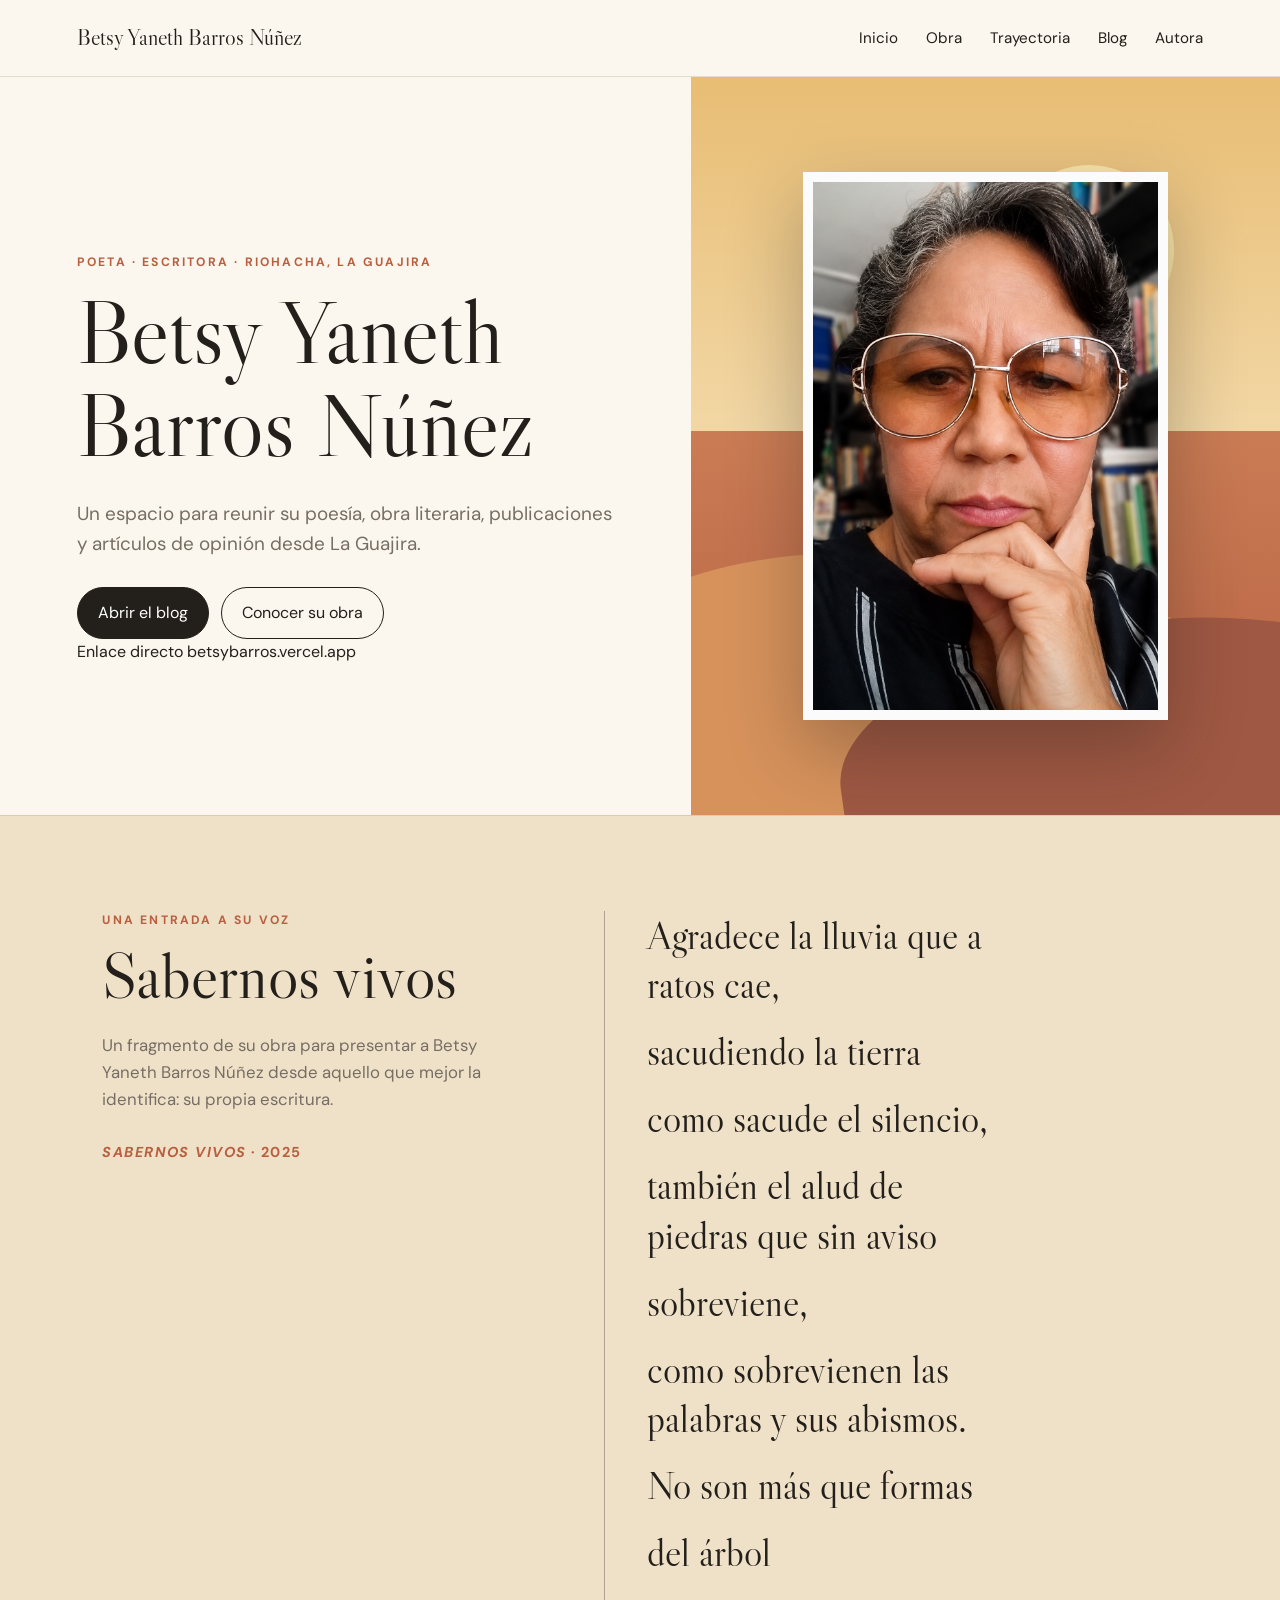
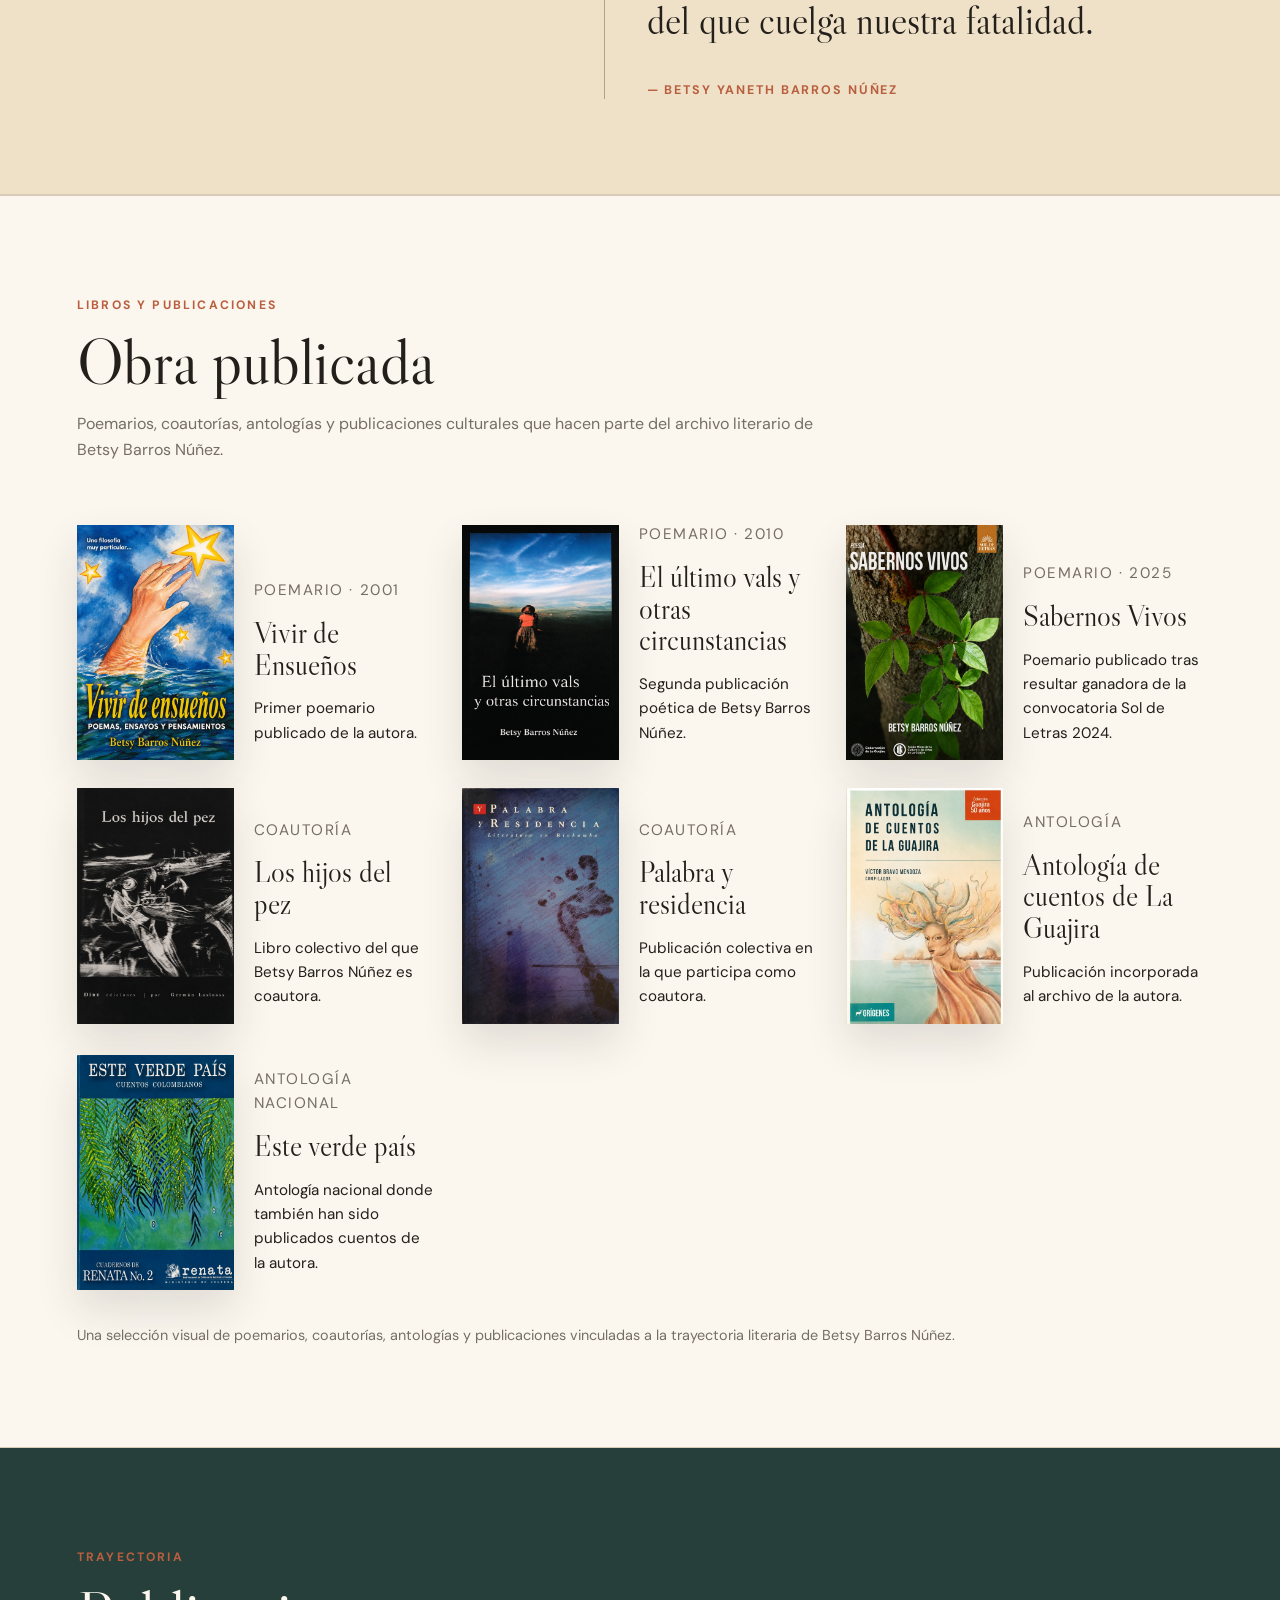
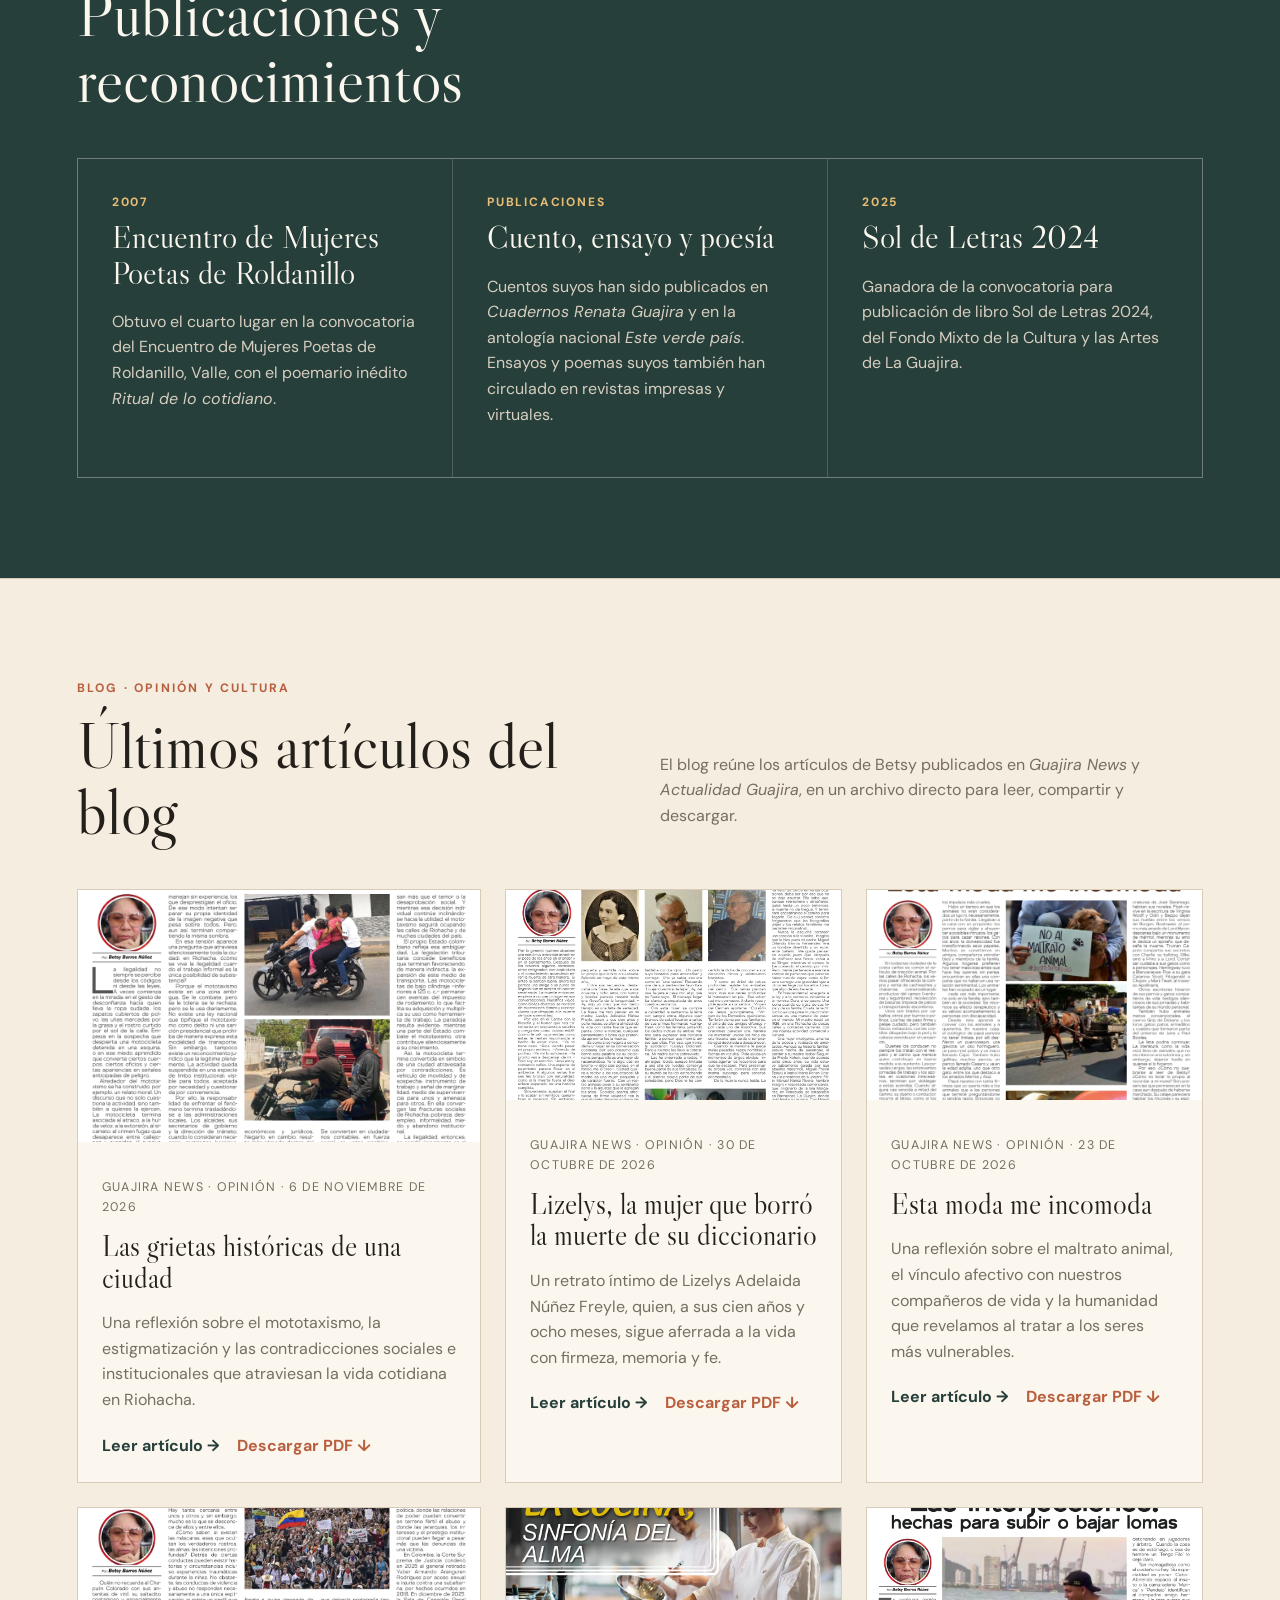
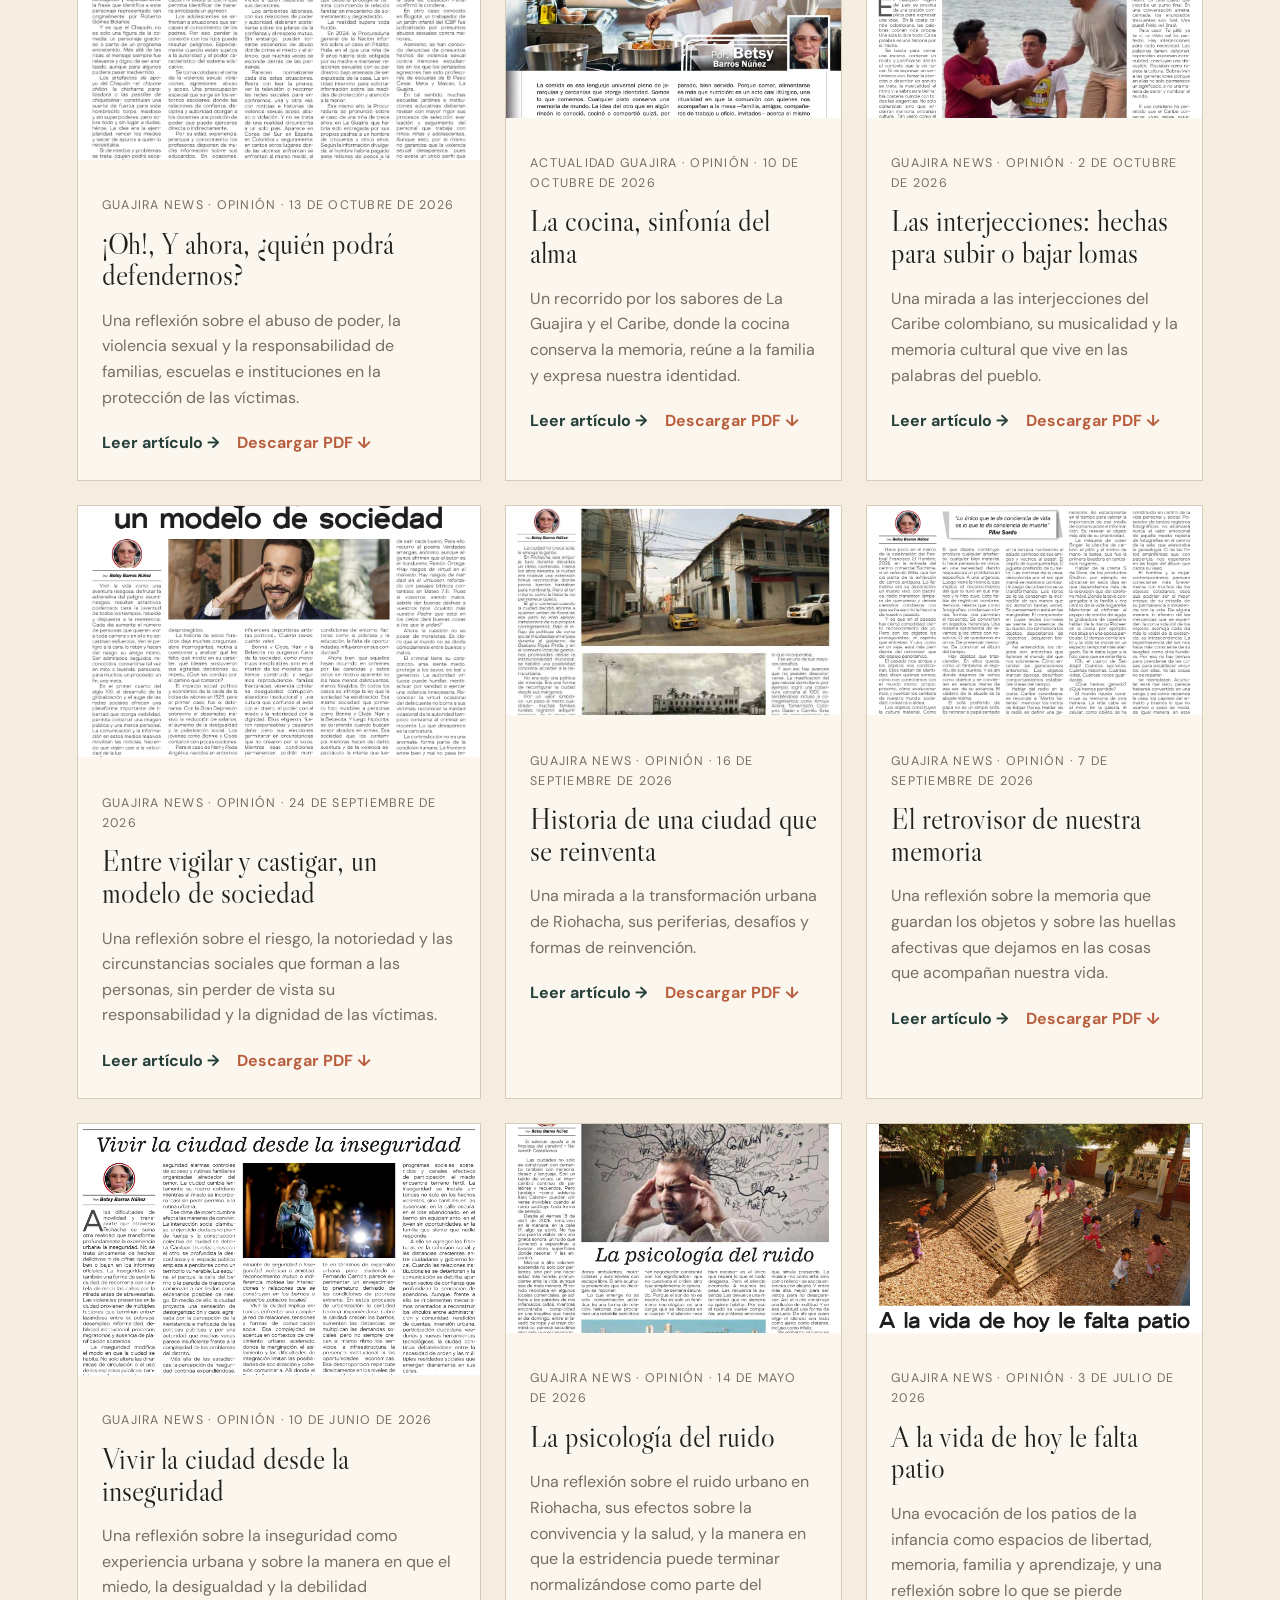
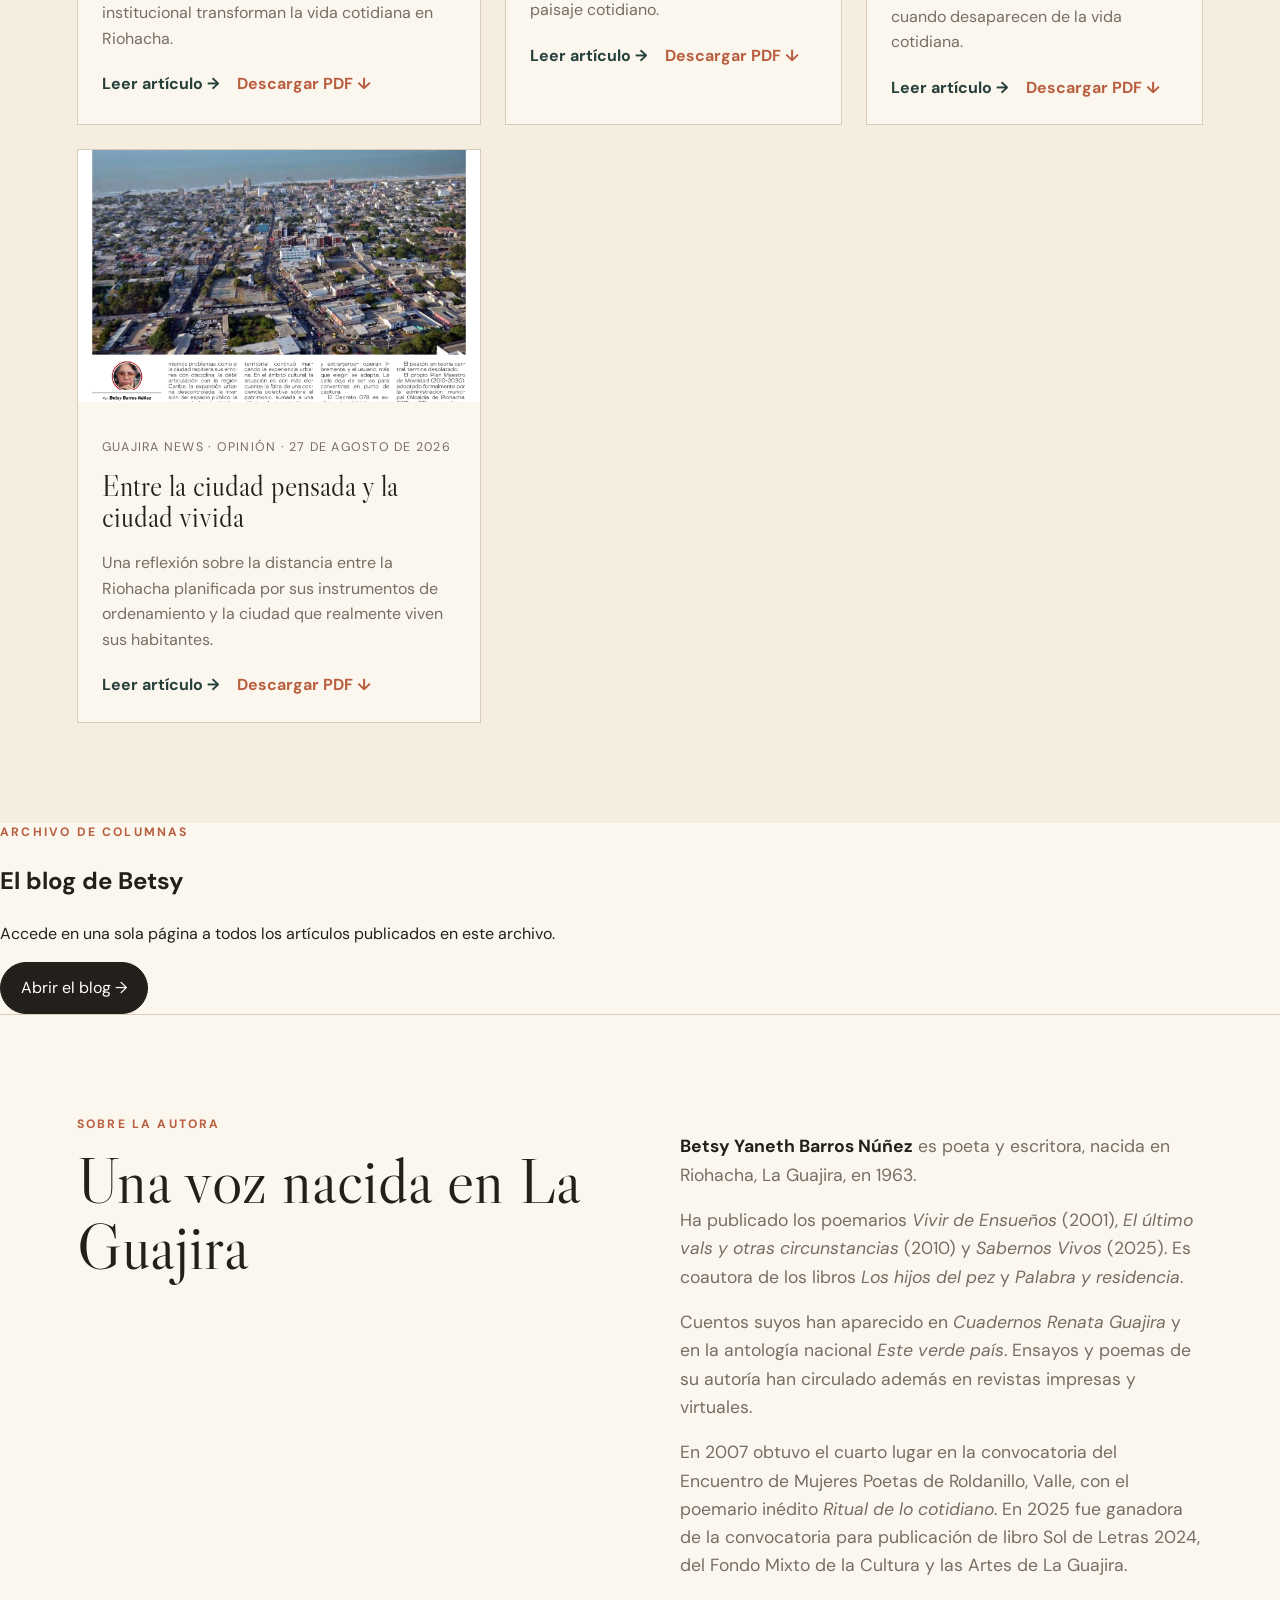
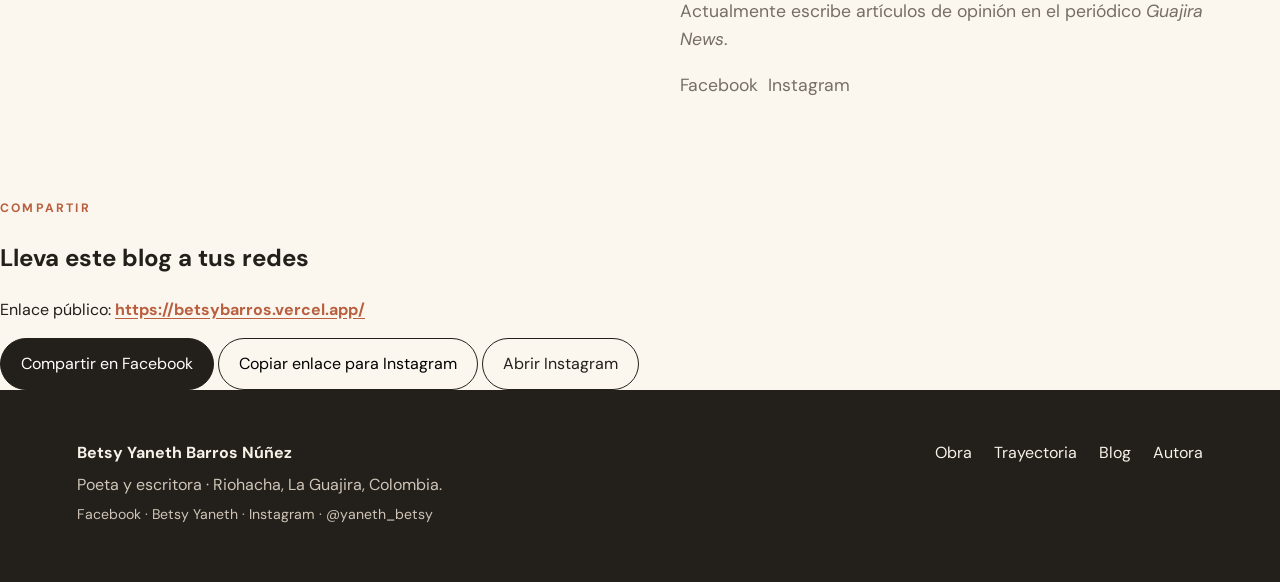
<file: index.html>
<!DOCTYPE html>

<html lang="es">
<head>
<meta charset="utf-8"/>
<meta content="width=device-width, initial-scale=1.0" name="viewport"/>
<meta content="Sitio oficial y blog de Betsy Yaneth Barros Núñez, poeta y escritora de Riohacha, La Guajira. Poesía, libros y artículos de opinión." name="description"/>
<link href="https://betsybarros.vercel.app/" rel="canonical"/>
<meta content="Betsy Yaneth Barros Núñez | Poeta, escritora y blog" property="og:title"/>
<meta content="Poesía, obra literaria y artículos de opinión de Betsy Yaneth Barros Núñez, desde La Guajira." property="og:description"/>
<meta content="website" property="og:type"/>
<meta content="https://betsybarros.vercel.app/" property="og:url"/>
<meta content="https://betsybarros.vercel.app/assets/sabernos-vivos-pulida.webp" property="og:image"/>
<meta content="summary_large_image" name="twitter:card"/>
<title>Betsy Yaneth Barros Núñez | Poeta, escritora y blog</title>
<link href="https://fonts.googleapis.com" rel="preconnect"/>
<link crossorigin="" href="https://fonts.gstatic.com" rel="preconnect"/>
<link href="https://fonts.googleapis.com/css2?family=DM+Sans:wght@400;500;600;700&amp;family=Libre+Caslon+Display&amp;display=swap" rel="stylesheet"/>
<link href="styles.css" rel="stylesheet"/>
</head>
<body>
<header class="site-header">
<a class="brand" href="index.html">Betsy Yaneth Barros Núñez</a>
<nav aria-label="Navegación principal" class="nav">
<a href="#inicio">Inicio</a>
<a href="#obra">Obra</a>
<a href="#trayectoria">Trayectoria</a>
<a class="nav-blog" href="blog.html">Blog</a>
<a href="#autora">Autora</a>
</nav>
</header>
<main>
<section class="hero" id="inicio">
<div class="hero-copy">
<p class="eyebrow">Poeta · Escritora · Riohacha, La Guajira</p>
<h1>Betsy Yaneth Barros Núñez</h1>
<p class="hero-text">Un espacio para reunir su poesía, obra literaria, publicaciones y artículos de opinión desde La Guajira.</p>
<div class="hero-actions">
<a class="btn primary blog-main-cta" href="blog.html">Abrir el blog</a>
<a class="btn secondary" href="#obra">Conocer su obra</a>
</div>
<div aria-label="Enlace público del blog" class="hero-site-link">
<span>Enlace directo</span>
<a href="https://betsybarros.vercel.app/">betsybarros.vercel.app</a>
</div>
</div>
<div aria-label="Retrato de Betsy Yaneth Barros Núñez" class="hero-art">
<div class="sun"></div>
<div class="dune dune-one"></div>
<div class="dune dune-two"></div>
<figure class="portrait-frame">
<img alt="Retrato de Betsy Yaneth Barros Núñez" src="assets/betsy-barros-retrato.png"/>
</figure>
</div>
</section>
<section aria-labelledby="poem-title" class="poem-signature">
<div class="poem-intro">
<p class="eyebrow">Una entrada a su voz</p>
<h2 id="poem-title">Sabernos vivos</h2>
<p>Un fragmento de su obra para presentar a Betsy Yaneth Barros Núñez desde aquello que mejor la identifica: su propia escritura.</p>
<p class="poem-source"><em>Sabernos Vivos</em> · 2025</p>
</div>
<blockquote class="featured-poem">
<p>Agradece la lluvia que a<br/>ratos cae,</p>
<p>sacudiendo la tierra</p>
<p>como sacude el silencio,</p>
<p>también el alud de<br/>piedras que sin aviso</p>
<p>sobreviene,</p>
<p>como sobrevienen las<br/>palabras y sus abismos.</p>
<p>No son más que formas</p>
<p>del árbol</p>
<p>del que cuelga nuestra fatalidad.</p>
<footer>— Betsy Yaneth Barros Núñez</footer>
</blockquote>
</section>
<section class="section" id="obra">
<div class="section-heading">
<p class="eyebrow">Libros y publicaciones</p>
<h2>Obra publicada</h2>
<p>Poemarios, coautorías, antologías y publicaciones culturales que hacen parte del archivo literario de Betsy Barros Núñez.</p>
</div>
<div class="books-grid">
<article class="book-card">
<div class="book-cover image-cover"><img alt="Portada de Vivir de Ensueños" src="assets/vivir-de-ensuenos-pulida.webp"/></div>
<div class="book-info"><p class="meta">Poemario · 2001</p><h3>Vivir de Ensueños</h3><p>Primer poemario publicado de la autora.</p></div>
</article>
<article class="book-card">
<div class="book-cover image-cover"><img alt="Portada de El último vals y otras circunstancias" src="assets/el-ultimo-vals-pulida.webp"/></div>
<div class="book-info"><p class="meta">Poemario · 2010</p><h3>El último vals y otras circunstancias</h3><p>Segunda publicación poética de Betsy Barros Núñez.</p></div>
</article>
<article class="book-card">
<div class="book-cover image-cover"><img alt="Portada de Sabernos Vivos" src="assets/sabernos-vivos-pulida.webp"/></div>
<div class="book-info"><p class="meta">Poemario · 2025</p><h3>Sabernos Vivos</h3><p>Poemario publicado tras resultar ganadora de la convocatoria Sol de Letras 2024.</p></div>
</article>
<article class="book-card">
<div class="book-cover image-cover"><img alt="Portada de Los hijos del pez" src="assets/los-hijos-del-pez-pulida.webp"/></div>
<div class="book-info"><p class="meta">Coautoría</p><h3>Los hijos del pez</h3><p>Libro colectivo del que Betsy Barros Núñez es coautora.</p></div>
</article>
<article class="book-card">
<div class="book-cover image-cover"><img alt="Portada de Palabra y residencia" src="assets/palabra-y-residencia-pulida.webp"/></div>
<div class="book-info"><p class="meta">Coautoría</p><h3>Palabra y residencia</h3><p>Publicación colectiva en la que participa como coautora.</p></div>
</article>
<article class="book-card">
<div class="book-cover image-cover"><img alt="Portada de Antología de cuentos de La Guajira" src="assets/antologia-guajira-pulida.webp"/></div>
<div class="book-info"><p class="meta">Antología</p><h3>Antología de cuentos de La Guajira</h3><p>Publicación incorporada al archivo de la autora.</p></div>
</article>
<article class="book-card">
<div class="book-cover image-cover"><img alt="Portada de Este verde país" src="assets/este-verde-pais-pulida.webp"/></div>
<div class="book-info"><p class="meta">Antología nacional</p><h3>Este verde país</h3><p>Antología nacional donde también han sido publicados cuentos de la autora.</p></div>
</article>
</div>
<p class="content-note">Una selección visual de poemarios, coautorías, antologías y publicaciones vinculadas a la trayectoria literaria de Betsy Barros Núñez.</p>
</section>
<section class="section trajectory-section" id="trayectoria">
<div class="section-heading">
<p class="eyebrow">Trayectoria</p>
<h2>Publicaciones y reconocimientos</h2>
</div>
<div class="trajectory-grid">
<article class="trajectory-card">
<p class="trajectory-year">2007</p>
<h3>Encuentro de Mujeres Poetas de Roldanillo</h3>
<p>Obtuvo el cuarto lugar en la convocatoria del Encuentro de Mujeres Poetas de Roldanillo, Valle, con el poemario inédito <em>Ritual de lo cotidiano</em>.</p>
</article>
<article class="trajectory-card">
<p class="trajectory-year">Publicaciones</p>
<h3>Cuento, ensayo y poesía</h3>
<p>Cuentos suyos han sido publicados en <em>Cuadernos Renata Guajira</em> y en la antología nacional <em>Este verde país</em>. Ensayos y poemas suyos también han circulado en revistas impresas y virtuales.</p>
</article>
<article class="trajectory-card">
<p class="trajectory-year">2025</p>
<h3>Sol de Letras 2024</h3>
<p>Ganadora de la convocatoria para publicación de libro Sol de Letras 2024, del Fondo Mixto de la Cultura y las Artes de La Guajira.</p>
</article>
</div>
</section>
<section class="section articles-section" id="articulos">
<div class="section-heading split-heading">
<div>
<p class="eyebrow">Blog · Opinión y cultura</p>
<h2>Últimos artículos del blog</h2>
</div>
<p>El blog reúne los artículos de Betsy publicados en <em>Guajira News</em> y <em>Actualidad Guajira</em>, en un archivo directo para leer, compartir y descargar.</p>
</div>
<div class="articles-grid"><article class="article-card featured"><div class="article-image article-photo"><img alt="Página 8 del artículo Las grietas históricas de una ciudad publicado en Guajira News" src="assets/las-grietas-historicas-de-una-ciudad-guajira-news.webp"/></div><div class="article-body"><p class="meta">Guajira News · Opinión · 6 de noviembre de 2026</p><h3>Las grietas históricas de una ciudad</h3><p>Una reflexión sobre el mototaxismo, la estigmatización y las contradicciones sociales e institucionales que atraviesan la vida cotidiana en Riohacha.</p><div class="card-actions"><a class="text-link" href="las-grietas-historicas-de-una-ciudad.html">Leer artículo →</a><a class="text-link subtle-link" download href="downloads/las-grietas-historicas-de-una-ciudad-betsy-barros.pdf">Descargar PDF ↓</a></div></div></article><article class="article-card"><div class="article-image article-photo"><img alt="Página 9 del artículo Lizelys, la mujer que borró la muerte de su diccionario publicado en Guajira News" src="assets/lizelys-la-mujer-que-borro-la-muerte-de-su-diccionario-guajira-news.webp"/></div><div class="article-body"><p class="meta">Guajira News · Opinión · 30 de octubre de 2026</p><h3>Lizelys, la mujer que borró la muerte de su diccionario</h3><p>Un retrato íntimo de Lizelys Adelaida Núñez Freyle, quien, a sus cien años y ocho meses, sigue aferrada a la vida con firmeza, memoria y fe.</p><div class="card-actions"><a class="text-link" href="lizelys-la-mujer-que-borro-la-muerte-de-su-diccionario.html">Leer artículo →</a><a class="text-link subtle-link" download href="downloads/lizelys-la-mujer-que-borro-la-muerte-de-su-diccionario-betsy-barros.pdf">Descargar PDF ↓</a></div></div></article><article class="article-card"><div class="article-image article-photo"><img alt="Página 10 del artículo Esta moda me incomoda publicado en Guajira News" src="assets/esta-moda-me-incomoda-guajira-news.webp"/></div><div class="article-body"><p class="meta">Guajira News · Opinión · 23 de octubre de 2026</p><h3>Esta moda me incomoda</h3><p>Una reflexión sobre el maltrato animal, el vínculo afectivo con nuestros compañeros de vida y la humanidad que revelamos al tratar a los seres más vulnerables.</p><div class="card-actions"><a class="text-link" href="esta-moda-me-incomoda.html">Leer artículo →</a><a class="text-link subtle-link" download="" href="downloads/esta-moda-me-incomoda-betsy-barros.pdf">Descargar PDF ↓</a></div></div></article><article class="article-card"><div class="article-image article-photo"><img alt="Página 12 del artículo ¡Oh!, Y ahora, ¿quién podrá defendernos? publicado en Guajira News" src="assets/oh-y-ahora-quien-podra-defendernos-guajira-news.webp"/></div><div class="article-body"><p class="meta">Guajira News · Opinión · 13 de octubre de 2026</p><h3>¡Oh!, Y ahora, ¿quién podrá defendernos?</h3><p>Una reflexión sobre el abuso de poder, la violencia sexual y la responsabilidad de familias, escuelas e instituciones en la protección de las víctimas.</p><div class="card-actions"><a class="text-link" href="oh-y-ahora-quien-podra-defendernos.html">Leer artículo →</a><a class="text-link subtle-link" download="" href="downloads/oh-y-ahora-quien-podra-defendernos-betsy-barros.pdf">Descargar PDF ↓</a></div></div></article><article class="article-card"><div class="article-image article-photo"><img alt="La cocina, sinfonía del alma, publicado en Actualidad Guajira" loading="lazy" src="assets/la-cocina-sinfonia-del-alma-actualidad-guajira-30.webp"/></div><div class="article-body"><p class="meta">Actualidad Guajira · Opinión · 10 de octubre de 2026</p><h3>La cocina, sinfonía del alma</h3><p>Un recorrido por los sabores de La Guajira y el Caribe, donde la cocina conserva la memoria, reúne a la familia y expresa nuestra identidad.</p><div class="card-actions"><a class="text-link" href="la-cocina-sinfonia-del-alma.html">Leer artículo →</a><a class="text-link subtle-link" download="" href="downloads/la-cocina-sinfonia-del-alma-betsy-barros.pdf">Descargar PDF ↓</a></div></div></article><article class="article-card"><div class="article-image article-photo"><img alt="Página 6 del artículo Las interjecciones: hechas para subir o bajar lomas publicado en Guajira News" src="assets/las-interjecciones-hechas-para-subir-o-bajar-lomas-guajira-news.webp"/></div><div class="article-body"><p class="meta">Guajira News · Opinión · 2 de octubre de 2026</p><h3>Las interjecciones: hechas para subir o bajar lomas</h3><p>Una mirada a las interjecciones del Caribe colombiano, su musicalidad y la memoria cultural que vive en las palabras del pueblo.</p><div class="card-actions"><a class="text-link" href="las-interjecciones-hechas-para-subir-o-bajar-lomas.html">Leer artículo →</a><a class="text-link subtle-link" download="" href="downloads/las-interjecciones-hechas-para-subir-o-bajar-lomas-betsy-barros.pdf">Descargar PDF ↓</a></div></div></article><article class="article-card"><div class="article-image article-photo"><img alt="Página 12 del artículo Entre vigilar y castigar, un modelo de sociedad publicado en Guajira News" src="assets/entre-vigilar-y-castigar-un-modelo-de-sociedad-guajira-news.webp"/></div><div class="article-body"><p class="meta">Guajira News · Opinión · 24 de septiembre de 2026</p><h3>Entre vigilar y castigar, un modelo de sociedad</h3><p>Una reflexión sobre el riesgo, la notoriedad y las circunstancias sociales que forman a las personas, sin perder de vista su responsabilidad y la dignidad de las víctimas.</p><div class="card-actions"><a class="text-link" href="entre-vigilar-y-castigar-un-modelo-de-sociedad.html">Leer artículo →</a><a class="text-link subtle-link" download="" href="downloads/entre-vigilar-y-castigar-un-modelo-de-sociedad-betsy-barros.pdf">Descargar PDF ↓</a></div></div></article><article class="article-card"><div class="article-image article-photo"><img alt="Página del artículo Historia de una ciudad que se reinventa publicado en Guajira News" src="assets/historia-de-una-ciudad-que-se-reinventa-guajira-news.jpg"/></div><div class="article-body"><p class="meta">Guajira News · Opinión · 16 de septiembre de 2026</p><h3>Historia de una ciudad que se reinventa</h3><p>Una mirada a la transformación urbana de Riohacha, sus periferias, desafíos y formas de reinvención.</p><div class="card-actions"><a class="text-link" href="historia-de-una-ciudad-que-se-reinventa.html">Leer artículo →</a><a class="text-link subtle-link" download="" href="downloads/historia-de-una-ciudad-que-se-reinventa-betsy-barros.pdf">Descargar PDF ↓</a></div></div></article>
<article class="article-card"><div class="article-image article-photo"><img alt="Página del artículo El retrovisor de nuestra memoria publicado en Guajira News" src="assets/el-retrovisor-de-nuestra-memoria-guajira-news.png"/></div><div class="article-body"><p class="meta">Guajira News · Opinión · 7 de septiembre de 2026</p><h3>El retrovisor de nuestra memoria</h3><p>Una reflexión sobre la memoria que guardan los objetos y sobre las huellas afectivas que dejamos en las cosas que acompañan nuestra vida.</p><div class="card-actions"><a class="text-link" href="el-retrovisor-de-nuestra-memoria.html">Leer artículo →</a><a class="text-link subtle-link" download="" href="downloads/el-retrovisor-de-nuestra-memoria-betsy-barros.pdf">Descargar PDF ↓</a></div></div></article>
<article class="article-card">
<div class="article-image article-photo"><img alt="Recorte del artículo Vivir la ciudad desde la inseguridad publicado en Guajira News" src="assets/vivir-ciudad-recorte.png"/></div>
<div class="article-body">
<p class="meta">Guajira News · Opinión · 10 de junio de 2026</p>
<h3>Vivir la ciudad desde la inseguridad</h3>
<p>Una reflexión sobre la inseguridad como experiencia urbana y sobre la manera en que el miedo, la desigualdad y la debilidad institucional transforman la vida cotidiana en Riohacha.</p>
<div class="card-actions">
<a class="text-link" href="article.html?id=vivir-la-ciudad-desde-la-inseguridad">Leer artículo →</a>
<a class="text-link subtle-link" download="" href="downloads/vivir-la-ciudad-desde-la-inseguridad-betsy-barros.pdf">Descargar PDF ↓</a>
</div>
</div>
</article>
<article class="article-card">
<div class="article-image article-photo"><img alt="Página del artículo La psicología del ruido publicado en Guajira News" src="assets/la-psicologia-del-ruido-guajira-news.jpg"/></div>
<div class="article-body">
<p class="meta">Guajira News · Opinión · 14 de mayo de 2026</p>
<h3>La psicología del ruido</h3>
<p>Una reflexión sobre el ruido urbano en Riohacha, sus efectos sobre la convivencia y la salud, y la manera en que la estridencia puede terminar normalizándose como parte del paisaje cotidiano.</p>
<div class="card-actions">
<a class="text-link" href="la-psicologia-del-ruido.html">Leer artículo →</a>
<a class="text-link subtle-link" download="" href="downloads/la-psicologia-del-ruido-betsy-barros.pdf">Descargar PDF ↓</a>
</div>
</div>
</article>
<article class="article-card">
<div class="article-image article-photo"><img alt="Página del artículo A la vida de hoy le falta patio publicado en Guajira News" src="assets/a-la-vida-de-hoy-le-falta-patio-guajira-news.png"/></div>
<div class="article-body">
<p class="meta">Guajira News · Opinión · 3 de julio de 2026</p>
<h3>A la vida de hoy le falta patio</h3>
<p>Una evocación de los patios de la infancia como espacios de libertad, memoria, familia y aprendizaje, y una reflexión sobre lo que se pierde cuando desaparecen de la vida cotidiana.</p>
<div class="card-actions">
<a class="text-link" href="a-la-vida-de-hoy-le-falta-patio.html">Leer artículo →</a>
<a class="text-link subtle-link" download="" href="downloads/a-la-vida-de-hoy-le-falta-patio-betsy-barros.pdf">Descargar PDF ↓</a>
</div>
</div>
</article>
<article class="article-card">
<div class="article-image article-photo"><img alt="Página del artículo Entre la ciudad pensada y la ciudad vivida publicado en Guajira News" src="assets/entre-la-ciudad-pensada-y-la-ciudad-vivida-guajira-news.png"/></div>
<div class="article-body">
<p class="meta">Guajira News · Opinión · 27 de agosto de 2026</p>
<h3>Entre la ciudad pensada y la ciudad vivida</h3>
<p>Una reflexión sobre la distancia entre la Riohacha planificada por sus instrumentos de ordenamiento y la ciudad que realmente viven sus habitantes.</p>
<div class="card-actions">
<a class="text-link" href="entre-la-ciudad-pensada-y-la-ciudad-vivida.html">Leer artículo →</a>
<a class="text-link subtle-link" download="" href="downloads/entre-la-ciudad-pensada-y-la-ciudad-vivida-betsy-barros.pdf">Descargar PDF ↓</a>
</div>
</div>
</article>
</div>
</section>
<div class="blog-cta-band">
<div>
<p class="eyebrow">Archivo de columnas</p>
<h2>El blog de Betsy</h2>
<p>Accede en una sola página a todos los artículos publicados en este archivo.</p>
</div>
<a class="btn primary" href="blog.html">Abrir el blog →</a>
</div>
<section class="section author-section" id="autora">
<div>
<p class="eyebrow">Sobre la autora</p>
<h2>Una voz nacida en La Guajira</h2>
</div>
<div class="author-copy">
<p><strong>Betsy Yaneth Barros Núñez</strong> es poeta y escritora, nacida en Riohacha, La Guajira, en 1963.</p>
<p>Ha publicado los poemarios <em>Vivir de Ensueños</em> (2001), <em>El último vals y otras circunstancias</em> (2010) y <em>Sabernos Vivos</em> (2025). Es coautora de los libros <em>Los hijos del pez</em> y <em>Palabra y residencia</em>.</p>
<p>Cuentos suyos han aparecido en <em>Cuadernos Renata Guajira</em> y en la antología nacional <em>Este verde país</em>. Ensayos y poemas de su autoría han circulado además en revistas impresas y virtuales.</p>
<p>En 2007 obtuvo el cuarto lugar en la convocatoria del Encuentro de Mujeres Poetas de Roldanillo, Valle, con el poemario inédito <em>Ritual de lo cotidiano</em>. En 2025 fue ganadora de la convocatoria para publicación de libro Sol de Letras 2024, del Fondo Mixto de la Cultura y las Artes de La Guajira.</p>
<p>Actualmente escribe artículos de opinión en el periódico <em>Guajira News</em>.</p>
<div class="social-links"><a aria-label="Facebook de Betsy Yaneth" class="social-link" href="https://facebook.com/betsy.yaneth.5" rel="noopener noreferrer" target="_blank">Facebook</a><a aria-label="Instagram de Betsy Yaneth" class="social-link" href="https://www.instagram.com/yaneth_betsy/" rel="noopener noreferrer" target="_blank">Instagram</a></div>
</div>
</section>
</main>
<section aria-labelledby="compartir-sitio" class="site-share-section">
<div>
<p class="eyebrow">Compartir</p>
<h2 id="compartir-sitio">Lleva este blog a tus redes</h2>
<p>Enlace público: <a class="public-url" href="https://betsybarros.vercel.app/">https://betsybarros.vercel.app/</a></p>
</div>
<div class="site-share-actions">
<a class="btn primary" href="https://www.facebook.com/sharer/sharer.php?u=https%3A%2F%2Fbetsybarros.vercel.app%2F" id="facebookSiteShare" rel="noopener noreferrer" target="_blank">Compartir en Facebook</a>
<button class="btn secondary" id="copySiteLink" type="button">Copiar enlace para Instagram</button>
<a class="btn secondary" href="https://www.instagram.com/yaneth_betsy/" rel="noopener noreferrer" target="_blank">Abrir Instagram</a>
</div>
</section>
<footer class="footer">
<div>
<strong>Betsy Yaneth Barros Núñez</strong>
<p>Poeta y escritora · Riohacha, La Guajira, Colombia.</p>
<p class="demo-note"><a href="https://facebook.com/betsy.yaneth.5" rel="noopener noreferrer" target="_blank">Facebook · Betsy Yaneth</a> · <a href="https://www.instagram.com/yaneth_betsy/" rel="noopener noreferrer" target="_blank">Instagram · @yaneth_betsy</a></p>
</div>
<div class="footer-links"><a href="#obra">Obra</a><a href="#trayectoria">Trayectoria</a><a class="nav-blog" href="blog.html">Blog</a><a href="#autora">Autora</a></div>
</footer>
<script src="script.js"></script>
</body>
</html>
</file>
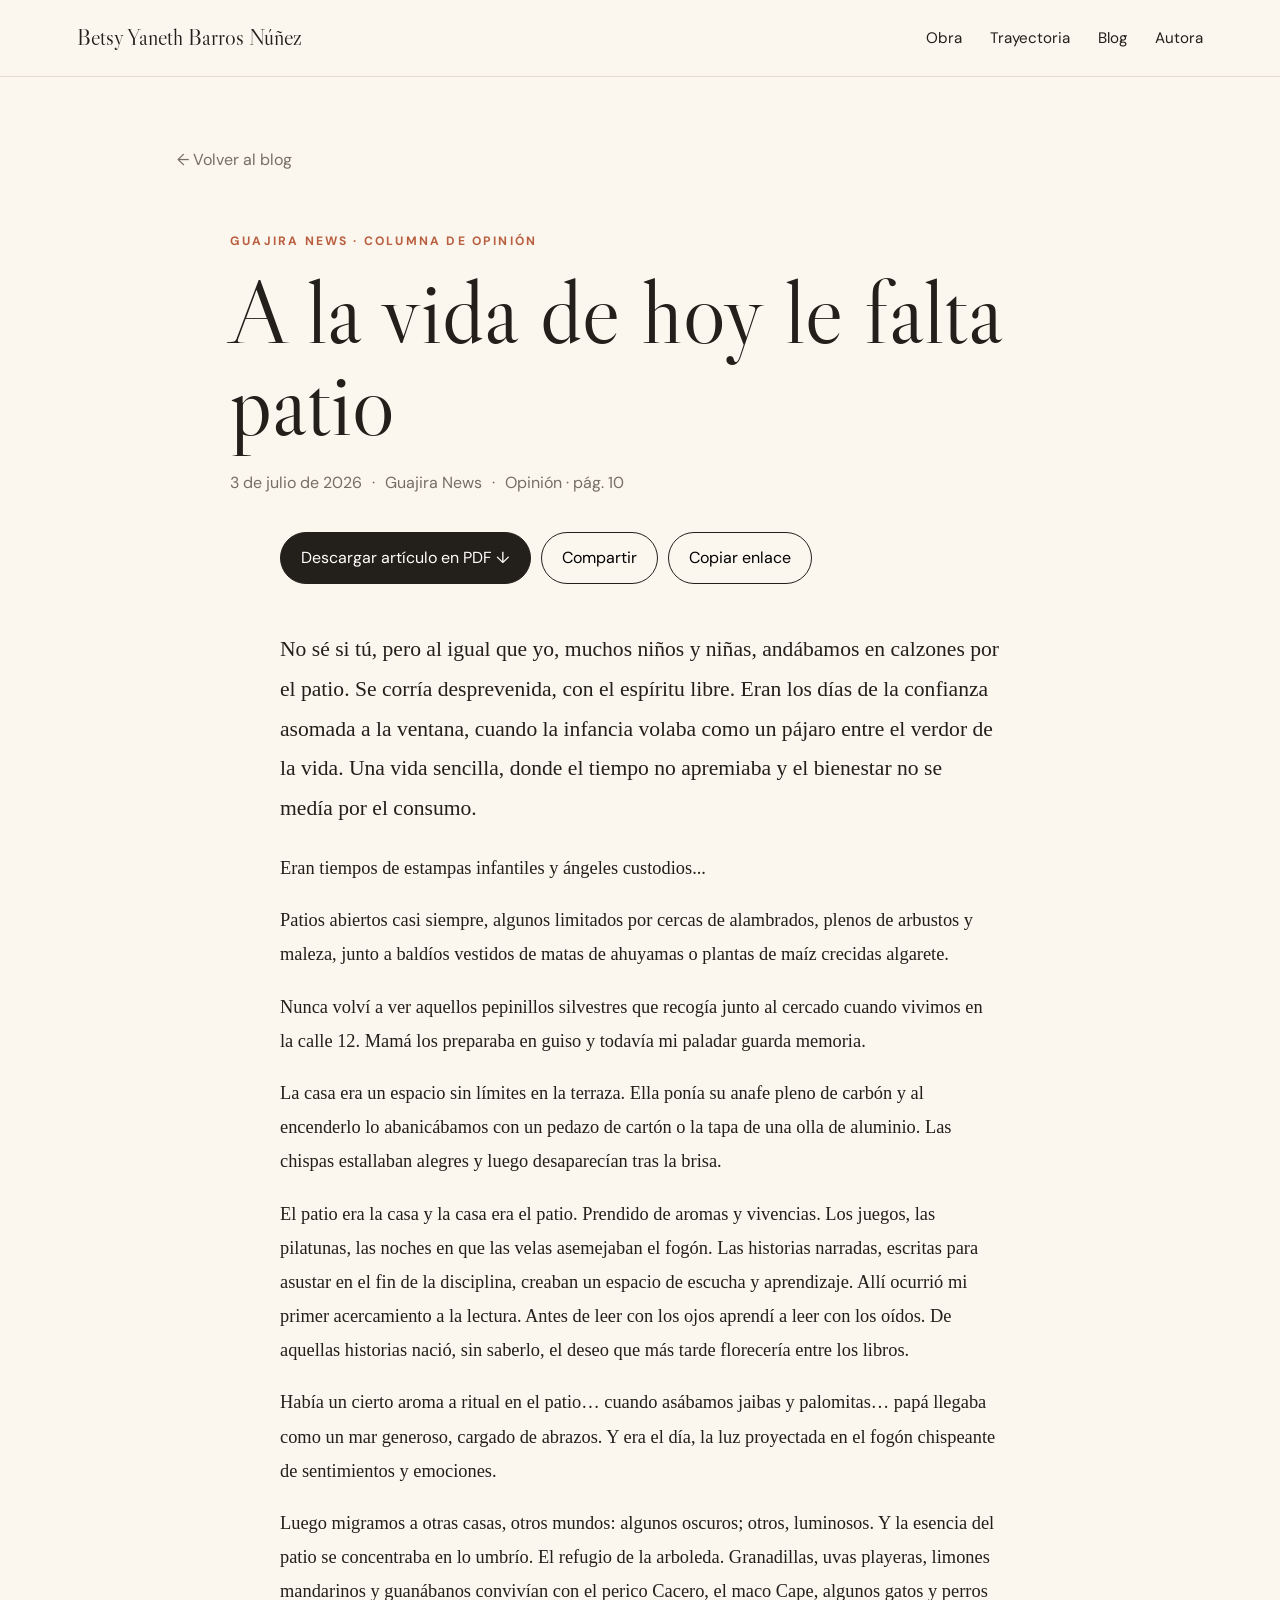
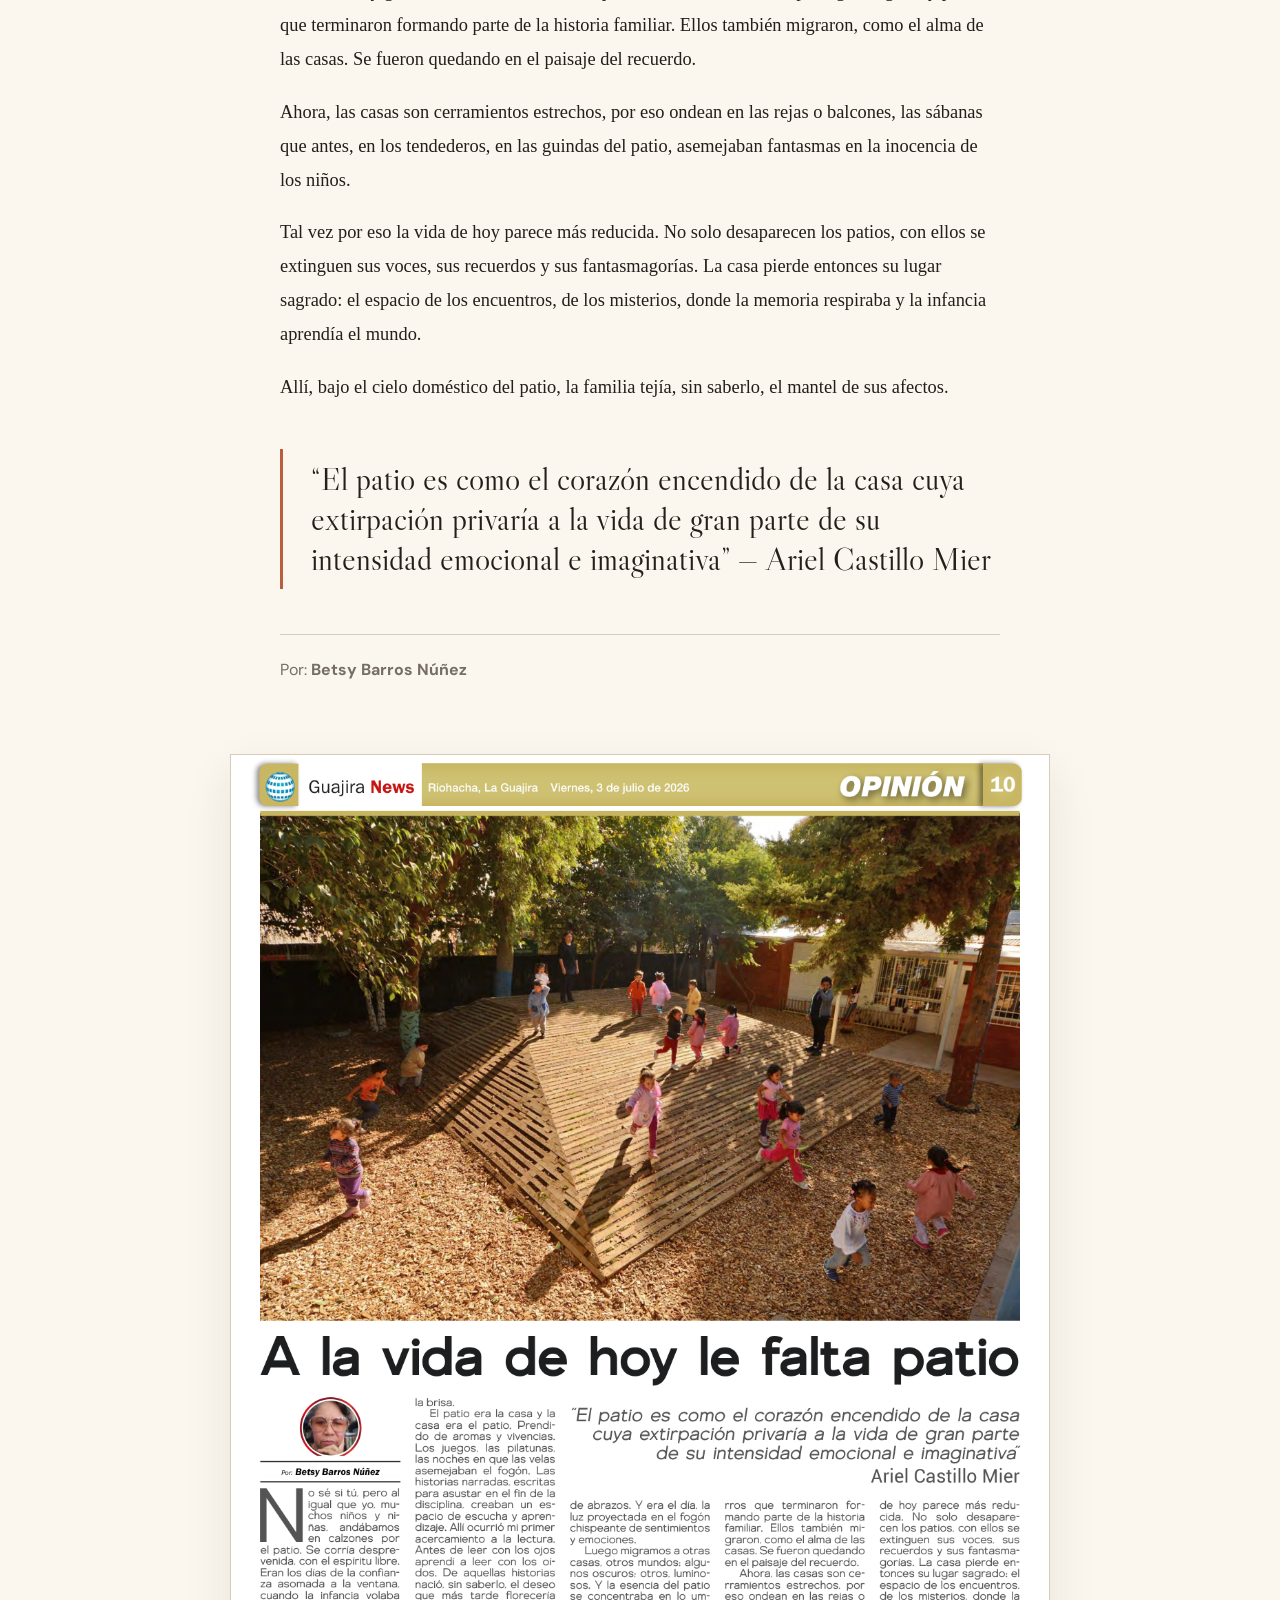
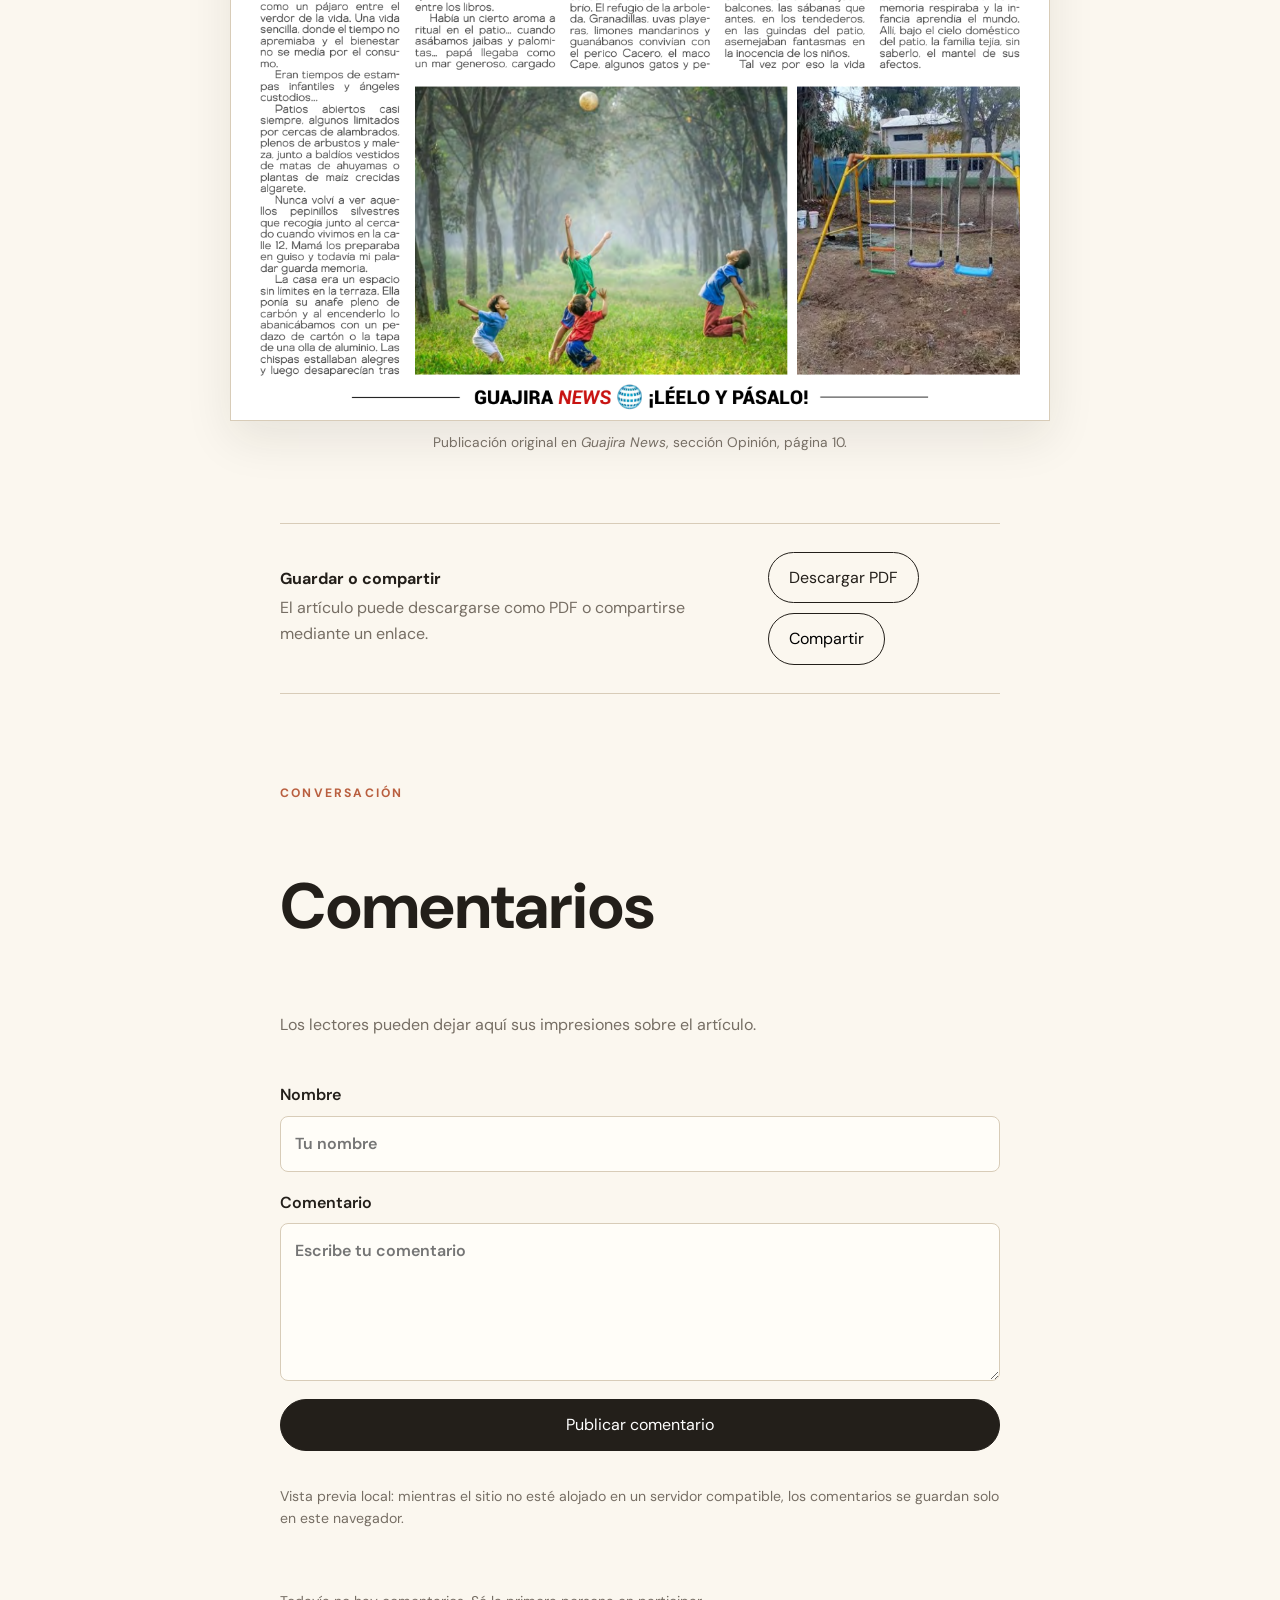
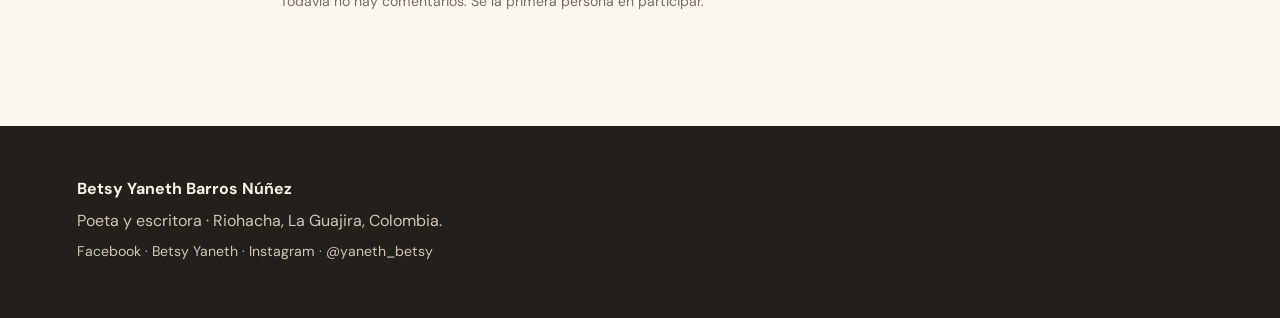
<file: a-la-vida-de-hoy-le-falta-patio.html>
<!DOCTYPE html>
<html lang="es">
<head>
  <meta charset="UTF-8" />
  <meta name="viewport" content="width=device-width, initial-scale=1.0" />
  <meta name="description" content="A la vida de hoy le falta patio, artículo de opinión de Betsy Barros Núñez publicado en Guajira News el 3 de julio de 2026." />
  <meta property="og:title" content="A la vida de hoy le falta patio | Betsy Barros Núñez" />
  <meta property="og:description" content="Artículo de opinión publicado en Guajira News el 3 de julio de 2026." />
  <meta property="og:type" content="article" />
  <link rel="canonical" href="https://betsybarros.vercel.app/a-la-vida-de-hoy-le-falta-patio.html" />
  <meta property="og:url" content="https://betsybarros.vercel.app/a-la-vida-de-hoy-le-falta-patio.html" />
  <title>A la vida de hoy le falta patio | Betsy Barros Núñez</title>
  <link rel="preconnect" href="https://fonts.googleapis.com">
  <link rel="preconnect" href="https://fonts.gstatic.com" crossorigin>
  <link href="https://fonts.googleapis.com/css2?family=DM+Sans:wght@400;500;600;700&family=Libre+Caslon+Display&display=swap" rel="stylesheet">
  <link rel="stylesheet" href="styles.css" />
</head>
<body data-article-id="a-la-vida-de-hoy-le-falta-patio" data-article-title="A la vida de hoy le falta patio">
  <header class="site-header">
    <a class="brand" href="index.html">Betsy Yaneth Barros Núñez</a>
    <nav class="nav"><a href="index.html#obra">Obra</a><a href="index.html#trayectoria">Trayectoria</a><a class="nav-blog" href="blog.html">Blog</a><a href="index.html#autora">Autora</a></nav>
  </header>
  <main class="article-page">
    <a class="back-link" href="blog.html">← Volver al blog</a>
    <article>
      <p class="eyebrow">Guajira News · Columna de opinión</p>
      <h1>A la vida de hoy le falta patio</h1>
      <div class="article-meta-row"><span>3 de julio de 2026</span><span>·</span><span>Guajira News</span><span>·</span><span>Opinión · pág. 10</span></div>
      <div class="article-toolbar" aria-label="Acciones del artículo">
        <a class="btn primary download-btn" href="downloads/a-la-vida-de-hoy-le-falta-patio-betsy-barros.pdf" download>Descargar artículo en PDF ↓</a>
        <button class="btn secondary" id="shareBtn" type="button">Compartir</button>
        <button class="btn secondary" id="copyBtn" type="button">Copiar enlace</button>
      </div>
      <div class="article-content">
        <p class="lead">No sé si tú, pero al igual que yo, muchos niños y niñas, andábamos en calzones por el patio. Se corría desprevenida, con el espíritu libre. Eran los días de la confianza asomada a la ventana, cuando la infancia volaba como un pájaro entre el verdor de la vida. Una vida sencilla, donde el tiempo no apremiaba y el bienestar no se medía por el consumo.</p>
        <p>Eran tiempos de estampas infantiles y ángeles custodios...</p>
        <p>Patios abiertos casi siempre, algunos limitados por cercas de alambrados, plenos de arbustos y maleza, junto a baldíos vestidos de matas de ahuyamas o plantas de maíz crecidas algarete.</p>
        <p>Nunca volví a ver aquellos pepinillos silvestres que recogía junto al cercado cuando vivimos en la calle 12. Mamá los preparaba en guiso y todavía mi paladar guarda memoria.</p>
        <p>La casa era un espacio sin límites en la terraza. Ella ponía su anafe pleno de carbón y al encenderlo lo abanicábamos con un pedazo de cartón o la tapa de una olla de aluminio. Las chispas estallaban alegres y luego desaparecían tras la brisa.</p>
        <p>El patio era la casa y la casa era el patio. Prendido de aromas y vivencias. Los juegos, las pilatunas, las noches en que las velas asemejaban el fogón. Las historias narradas, escritas para asustar en el fin de la disciplina, creaban un espacio de escucha y aprendizaje. Allí ocurrió mi primer acercamiento a la lectura. Antes de leer con los ojos aprendí a leer con los oídos. De aquellas historias nació, sin saberlo, el deseo que más tarde florecería entre los libros.</p>
        <p>Había un cierto aroma a ritual en el patio… cuando asábamos jaibas y palomitas… papá llegaba como un mar generoso, cargado de abrazos. Y era el día, la luz proyectada en el fogón chispeante de sentimientos y emociones.</p>
        <p>Luego migramos a otras casas, otros mundos: algunos oscuros; otros, luminosos. Y la esencia del patio se concentraba en lo umbrío. El refugio de la arboleda. Granadillas, uvas playeras, limones mandarinos y guanábanos convivían con el perico Cacero, el maco Cape, algunos gatos y perros que terminaron formando parte de la historia familiar. Ellos también migraron, como el alma de las casas. Se fueron quedando en el paisaje del recuerdo.</p>
        <p>Ahora, las casas son cerramientos estrechos, por eso ondean en las rejas o balcones, las sábanas que antes, en los tendederos, en las guindas del patio, asemejaban fantasmas en la inocencia de los niños.</p>
        <p>Tal vez por eso la vida de hoy parece más reducida. No solo desaparecen los patios, con ellos se extinguen sus voces, sus recuerdos y sus fantasmagorías. La casa pierde entonces su lugar sagrado: el espacio de los encuentros, de los misterios, donde la memoria respiraba y la infancia aprendía el mundo.</p>
        <p>Allí, bajo el cielo doméstico del patio, la familia tejía, sin saberlo, el mantel de sus afectos.</p>
        <blockquote>“El patio es como el corazón encendido de la casa cuya extirpación privaría a la vida de gran parte de su intensidad emocional e imaginativa” — Ariel Castillo Mier</blockquote>
        <p class="article-byline">Por: <strong>Betsy Barros Núñez</strong></p>
      </div>
      <figure class="original-clipping">
        <img src="assets/a-la-vida-de-hoy-le-falta-patio-guajira-news.png" alt="Página original de A la vida de hoy le falta patio publicada en Guajira News" />
        <figcaption>Publicación original en <em>Guajira News</em>, sección Opinión, página 10.</figcaption>
      </figure>
      <div class="share-panel">
        <div><strong>Guardar o compartir</strong><p>El artículo puede descargarse como PDF o compartirse mediante un enlace.</p></div>
        <div class="share-actions"><a class="btn secondary" href="downloads/a-la-vida-de-hoy-le-falta-patio-betsy-barros.pdf" download>Descargar PDF</a><button class="btn secondary" id="shareBtnBottom" type="button">Compartir</button></div>
      </div>
    </article>
    <section class="comments-section" id="comentarios">
      <div class="section-heading"><p class="eyebrow">Conversación</p><h2>Comentarios</h2><p>Los lectores pueden dejar aquí sus impresiones sobre el artículo.</p></div>
      <form id="commentForm" class="comment-form">
        <label>Nombre<input id="commentName" required maxlength="60" placeholder="Tu nombre" autocomplete="name" /></label>
        <label>Comentario<textarea id="commentText" required maxlength="1200" rows="5" placeholder="Escribe tu comentario"></textarea></label>
        <label class="hp-field" aria-hidden="true">Sitio web<input id="commentWebsite" tabindex="-1" autocomplete="off" /></label>
        <button class="btn primary" type="submit">Publicar comentario</button>
        <p id="commentStatus" class="demo-note" role="status"></p>
      </form>
      <div id="commentsList" class="comments-list" aria-live="polite"></div>
    </section>
  </main>
  <footer class="footer"><div><strong>Betsy Yaneth Barros Núñez</strong><p>Poeta y escritora · Riohacha, La Guajira, Colombia.</p><p class="demo-note"><a href="https://facebook.com/betsy.yaneth.5" target="_blank" rel="noopener noreferrer">Facebook · Betsy Yaneth</a> · <a href="https://www.instagram.com/yaneth_betsy/" target="_blank" rel="noopener noreferrer">Instagram · @yaneth_betsy</a></p></div></footer>
  <script src="script.js"></script>
</body>
</html>
</file>
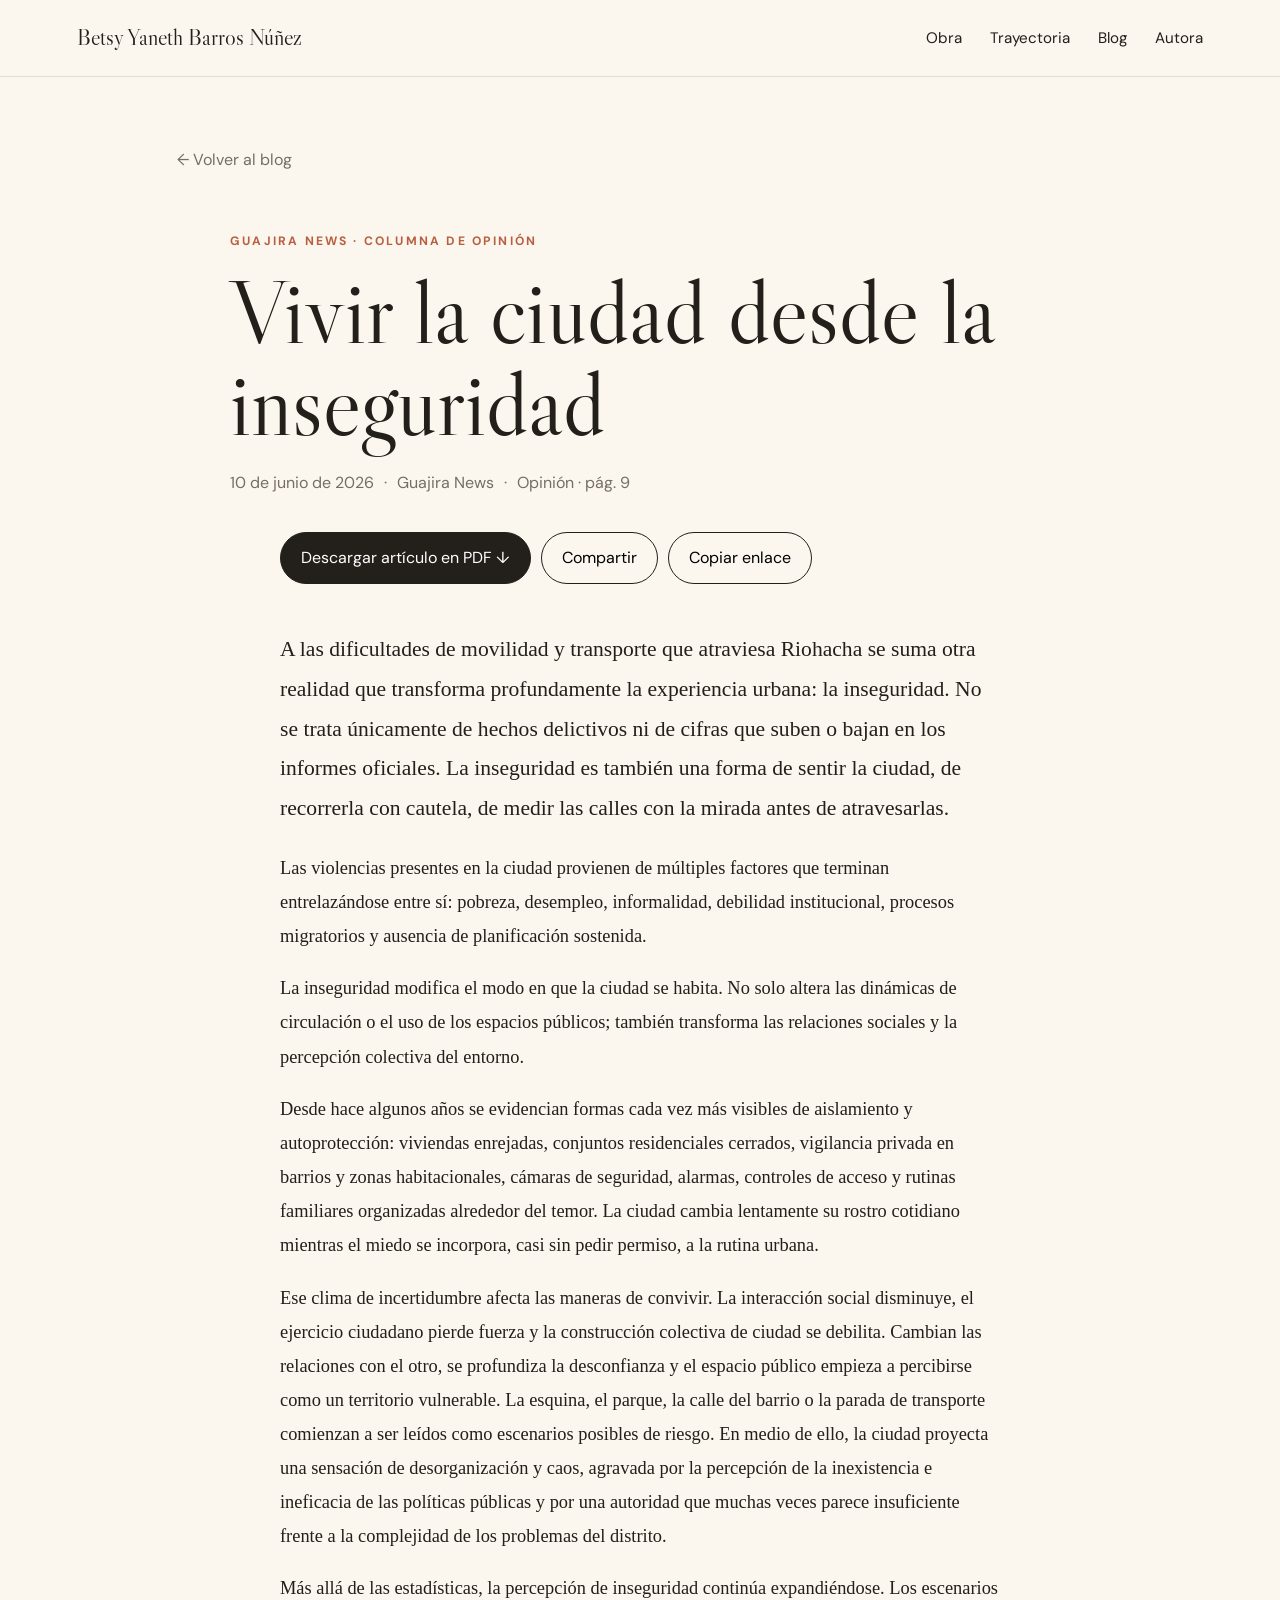
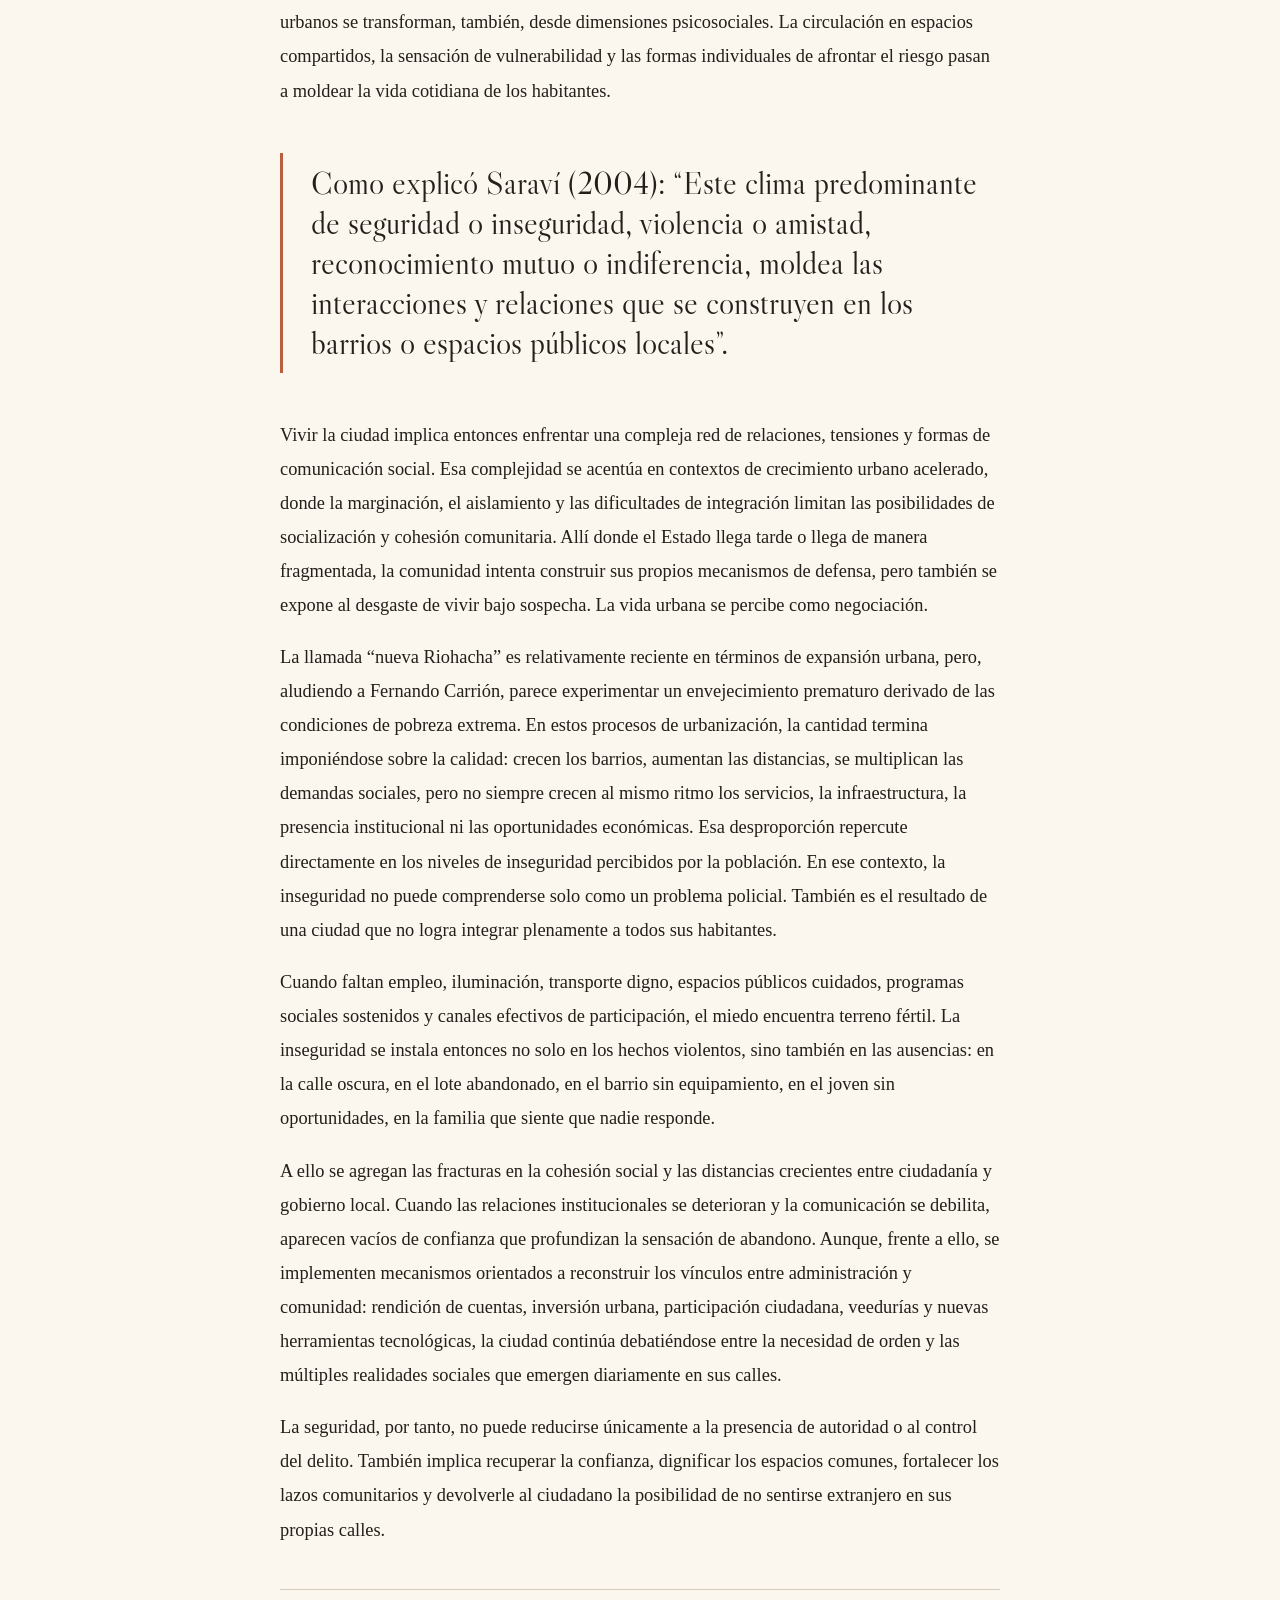
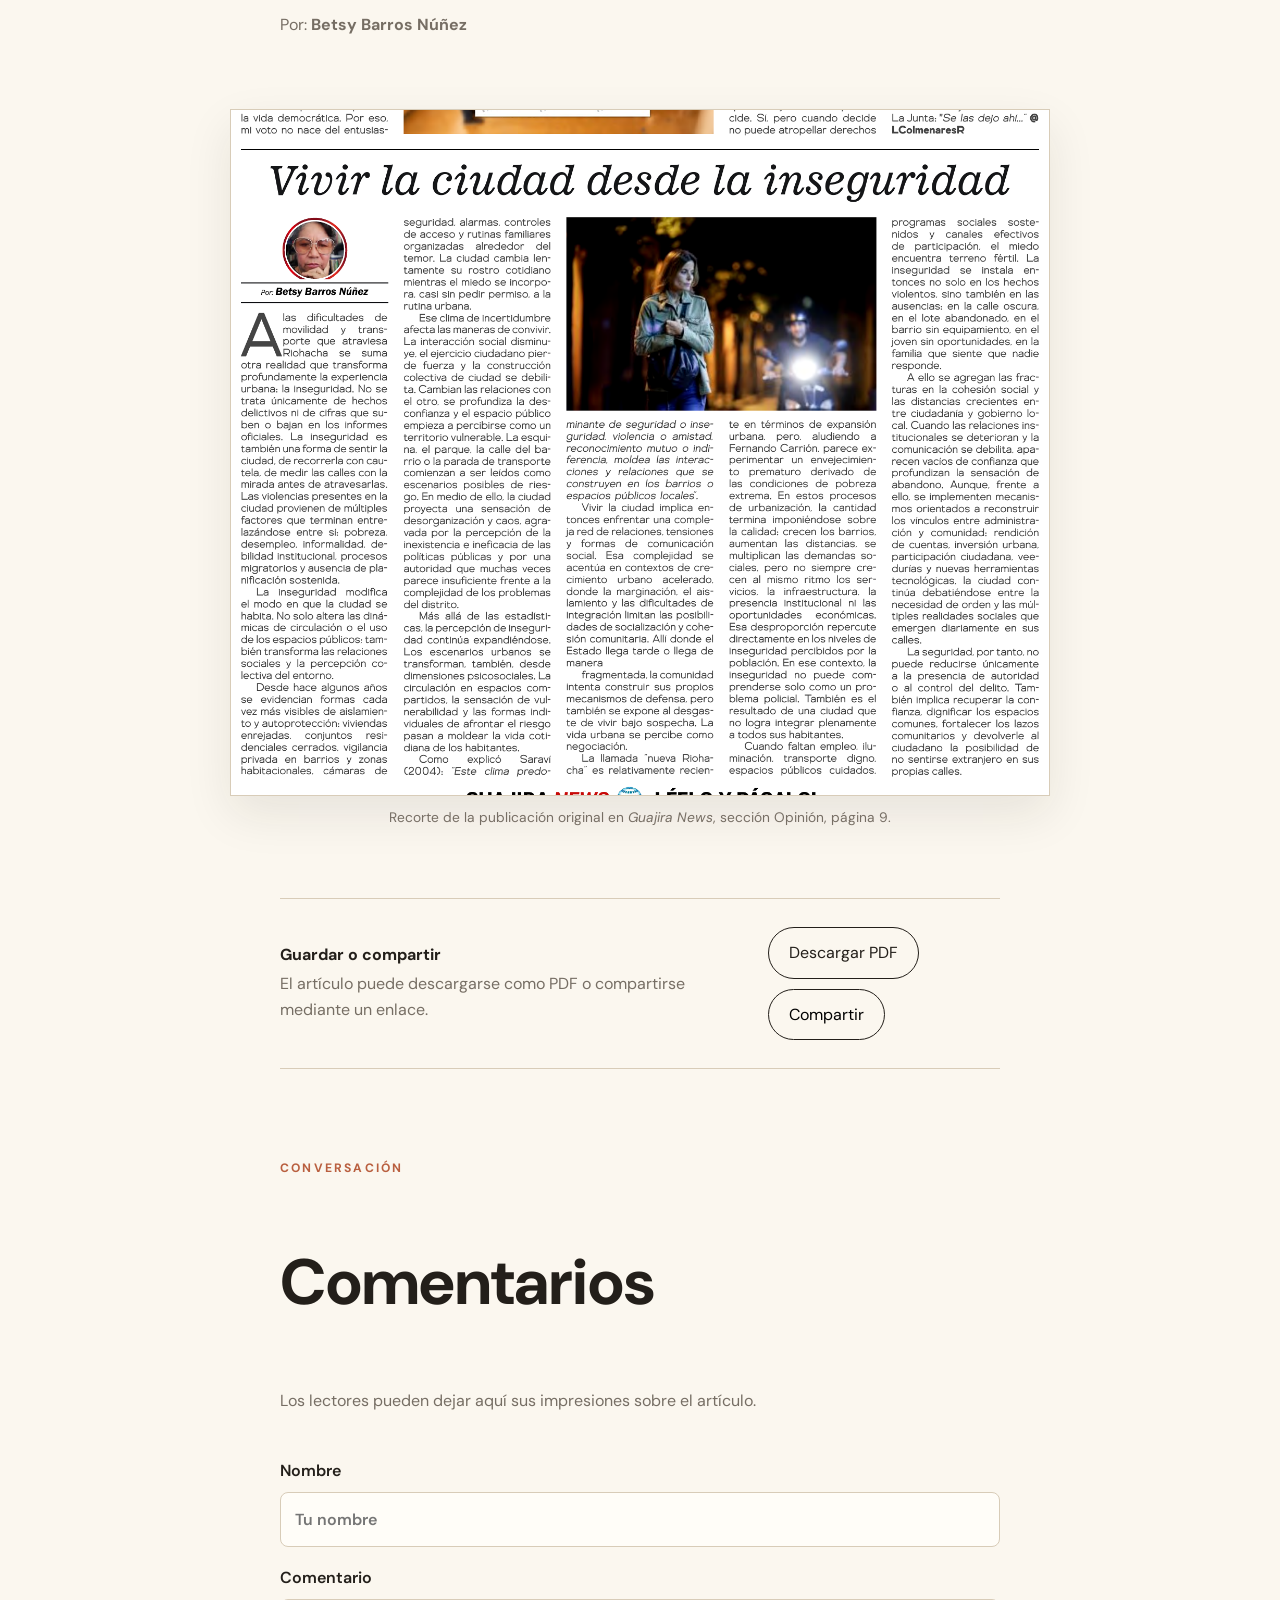
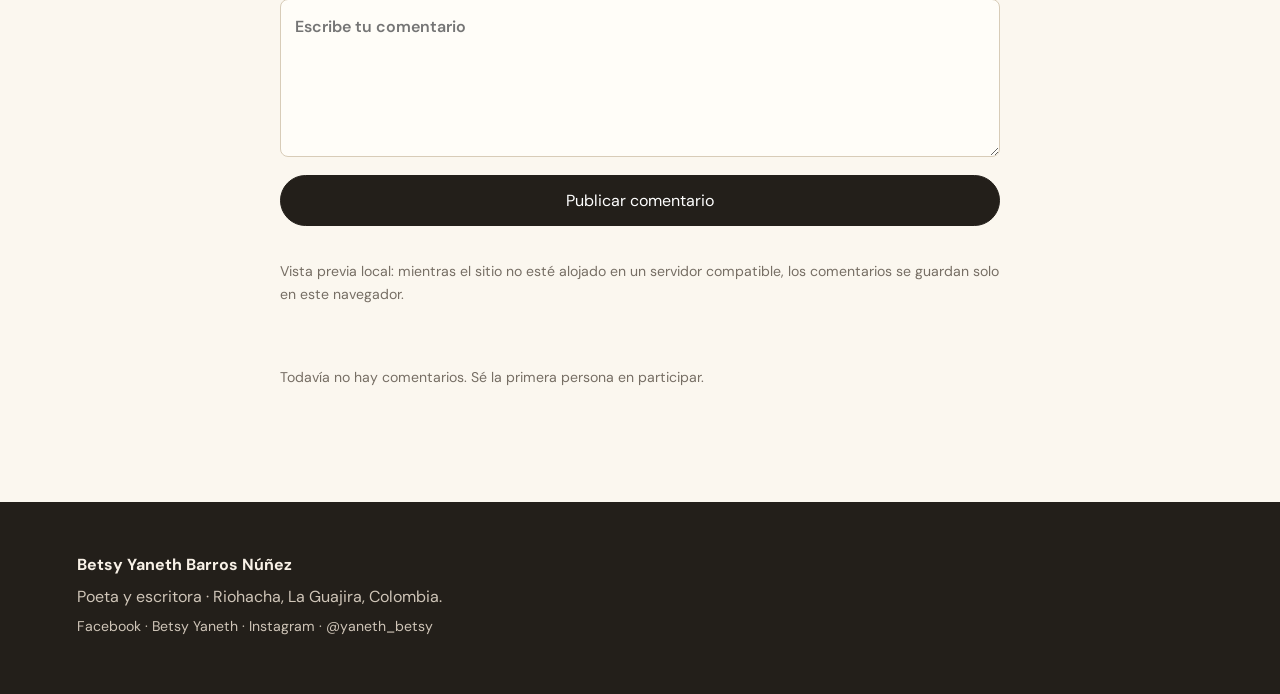
<file: article.html>
<!DOCTYPE html>
<html lang="es">
<head>
  <meta charset="UTF-8" />
  <meta name="viewport" content="width=device-width, initial-scale=1.0" />
  <meta name="description" content="Vivir la ciudad desde la inseguridad, artículo de opinión de Betsy Barros Núñez publicado en Guajira News el 10 de junio de 2026." />
  <meta property="og:title" content="Vivir la ciudad desde la inseguridad | Betsy Barros Núñez" />
  <meta property="og:description" content="Artículo de opinión publicado en Guajira News el 10 de junio de 2026." />
  <meta property="og:type" content="article" />
  <link rel="canonical" href="https://betsybarros.vercel.app/article.html" />
  <meta property="og:url" content="https://betsybarros.vercel.app/article.html" />
  <title>Vivir la ciudad desde la inseguridad | Betsy Barros Núñez</title>
  <link rel="preconnect" href="https://fonts.googleapis.com">
  <link rel="preconnect" href="https://fonts.gstatic.com" crossorigin>
  <link href="https://fonts.googleapis.com/css2?family=DM+Sans:wght@400;500;600;700&family=Libre+Caslon+Display&display=swap" rel="stylesheet">
  <link rel="stylesheet" href="styles.css" />
</head>
<body data-article-id="vivir-la-ciudad-desde-la-inseguridad" data-article-title="Vivir la ciudad desde la inseguridad">
  <header class="site-header">
    <a class="brand" href="index.html">Betsy Yaneth Barros Núñez</a>
    <nav class="nav"><a href="index.html#obra">Obra</a><a href="index.html#trayectoria">Trayectoria</a><a class="nav-blog" href="blog.html">Blog</a><a href="index.html#autora">Autora</a></nav>
  </header>

  <main class="article-page">
    <a class="back-link" href="blog.html">← Volver al blog</a>
    <article>
      <p class="eyebrow">Guajira News · Columna de opinión</p>
      <h1>Vivir la ciudad desde la inseguridad</h1>
      <div class="article-meta-row"><span>10 de junio de 2026</span><span>·</span><span>Guajira News</span><span>·</span><span>Opinión · pág. 9</span></div>

      <div class="article-toolbar" aria-label="Acciones del artículo">
        <a class="btn primary download-btn" href="downloads/vivir-la-ciudad-desde-la-inseguridad-betsy-barros.pdf" download>Descargar artículo en PDF ↓</a>
        <button class="btn secondary" id="shareBtn" type="button">Compartir</button>
        <button class="btn secondary" id="copyBtn" type="button">Copiar enlace</button>
      </div>

      <div class="article-content">
        <p class="lead">A las dificultades de movilidad y transporte que atraviesa Riohacha se suma otra realidad que transforma profundamente la experiencia urbana: la inseguridad. No se trata únicamente de hechos delictivos ni de cifras que suben o bajan en los informes oficiales. La inseguridad es también una forma de sentir la ciudad, de recorrerla con cautela, de medir las calles con la mirada antes de atravesarlas.</p>

        <p>Las violencias presentes en la ciudad provienen de múltiples factores que terminan entrelazándose entre sí: pobreza, desempleo, informalidad, debilidad institucional, procesos migratorios y ausencia de planificación sostenida.</p>

        <p>La inseguridad modifica el modo en que la ciudad se habita. No solo altera las dinámicas de circulación o el uso de los espacios públicos; también transforma las relaciones sociales y la percepción colectiva del entorno.</p>

        <p>Desde hace algunos años se evidencian formas cada vez más visibles de aislamiento y autoprotección: viviendas enrejadas, conjuntos residenciales cerrados, vigilancia privada en barrios y zonas habitacionales, cámaras de seguridad, alarmas, controles de acceso y rutinas familiares organizadas alrededor del temor. La ciudad cambia lentamente su rostro cotidiano mientras el miedo se incorpora, casi sin pedir permiso, a la rutina urbana.</p>

        <p>Ese clima de incertidumbre afecta las maneras de convivir. La interacción social disminuye, el ejercicio ciudadano pierde fuerza y la construcción colectiva de ciudad se debilita. Cambian las relaciones con el otro, se profundiza la desconfianza y el espacio público empieza a percibirse como un territorio vulnerable. La esquina, el parque, la calle del barrio o la parada de transporte comienzan a ser leídos como escenarios posibles de riesgo. En medio de ello, la ciudad proyecta una sensación de desorganización y caos, agravada por la percepción de la inexistencia e ineficacia de las políticas públicas y por una autoridad que muchas veces parece insuficiente frente a la complejidad de los problemas del distrito.</p>

        <p>Más allá de las estadísticas, la percepción de inseguridad continúa expandiéndose. Los escenarios urbanos se transforman, también, desde dimensiones psicosociales. La circulación en espacios compartidos, la sensación de vulnerabilidad y las formas individuales de afrontar el riesgo pasan a moldear la vida cotidiana de los habitantes.</p>

        <blockquote>Como explicó Saraví (2004): “Este clima predominante de seguridad o inseguridad, violencia o amistad, reconocimiento mutuo o indiferencia, moldea las interacciones y relaciones que se construyen en los barrios o espacios públicos locales”.</blockquote>

        <p>Vivir la ciudad implica entonces enfrentar una compleja red de relaciones, tensiones y formas de comunicación social. Esa complejidad se acentúa en contextos de crecimiento urbano acelerado, donde la marginación, el aislamiento y las dificultades de integración limitan las posibilidades de socialización y cohesión comunitaria. Allí donde el Estado llega tarde o llega de manera fragmentada, la comunidad intenta construir sus propios mecanismos de defensa, pero también se expone al desgaste de vivir bajo sospecha. La vida urbana se percibe como negociación.</p>

        <p>La llamada “nueva Riohacha” es relativamente reciente en términos de expansión urbana, pero, aludiendo a Fernando Carrión, parece experimentar un envejecimiento prematuro derivado de las condiciones de pobreza extrema. En estos procesos de urbanización, la cantidad termina imponiéndose sobre la calidad: crecen los barrios, aumentan las distancias, se multiplican las demandas sociales, pero no siempre crecen al mismo ritmo los servicios, la infraestructura, la presencia institucional ni las oportunidades económicas. Esa desproporción repercute directamente en los niveles de inseguridad percibidos por la población. En ese contexto, la inseguridad no puede comprenderse solo como un problema policial. También es el resultado de una ciudad que no logra integrar plenamente a todos sus habitantes.</p>

        <p>Cuando faltan empleo, iluminación, transporte digno, espacios públicos cuidados, programas sociales sostenidos y canales efectivos de participación, el miedo encuentra terreno fértil. La inseguridad se instala entonces no solo en los hechos violentos, sino también en las ausencias: en la calle oscura, en el lote abandonado, en el barrio sin equipamiento, en el joven sin oportunidades, en la familia que siente que nadie responde.</p>

        <p>A ello se agregan las fracturas en la cohesión social y las distancias crecientes entre ciudadanía y gobierno local. Cuando las relaciones institucionales se deterioran y la comunicación se debilita, aparecen vacíos de confianza que profundizan la sensación de abandono. Aunque, frente a ello, se implementen mecanismos orientados a reconstruir los vínculos entre administración y comunidad: rendición de cuentas, inversión urbana, participación ciudadana, veedurías y nuevas herramientas tecnológicas, la ciudad continúa debatiéndose entre la necesidad de orden y las múltiples realidades sociales que emergen diariamente en sus calles.</p>

        <p>La seguridad, por tanto, no puede reducirse únicamente a la presencia de autoridad o al control del delito. También implica recuperar la confianza, dignificar los espacios comunes, fortalecer los lazos comunitarios y devolverle al ciudadano la posibilidad de no sentirse extranjero en sus propias calles.</p>

        <p class="article-byline">Por: <strong>Betsy Barros Núñez</strong></p>
      </div>

      <figure class="original-clipping">
        <img src="assets/vivir-ciudad-recorte.png" alt="Recorte original de Vivir la ciudad desde la inseguridad en Guajira News" />
        <figcaption>Recorte de la publicación original en <em>Guajira News</em>, sección Opinión, página 9.</figcaption>
      </figure>

      <div class="share-panel">
        <div><strong>Guardar o compartir</strong><p>El artículo puede descargarse como PDF o compartirse mediante un enlace.</p></div>
        <div class="share-actions">
          <a class="btn secondary" href="downloads/vivir-la-ciudad-desde-la-inseguridad-betsy-barros.pdf" download>Descargar PDF</a>
          <button class="btn secondary" id="shareBtnBottom" type="button">Compartir</button>
        </div>
      </div>
    </article>

    <section class="comments-section" id="comentarios">
      <div class="section-heading"><p class="eyebrow">Conversación</p><h2>Comentarios</h2><p>Los lectores pueden dejar aquí sus impresiones sobre el artículo.</p></div>
      <form id="commentForm" class="comment-form">
        <label>Nombre<input id="commentName" required maxlength="60" placeholder="Tu nombre" autocomplete="name" /></label>
        <label>Comentario<textarea id="commentText" required maxlength="1200" rows="5" placeholder="Escribe tu comentario"></textarea></label>
        <label class="hp-field" aria-hidden="true">Sitio web<input id="commentWebsite" tabindex="-1" autocomplete="off" /></label>
        <button class="btn primary" type="submit">Publicar comentario</button>
        <p id="commentStatus" class="demo-note" role="status"></p>
      </form>
      <div id="commentsList" class="comments-list" aria-live="polite"></div>
    </section>
  </main>

  <footer class="footer"><div><strong>Betsy Yaneth Barros Núñez</strong><p>Poeta y escritora · Riohacha, La Guajira, Colombia.</p><p class="demo-note"><a href="https://facebook.com/betsy.yaneth.5" target="_blank" rel="noopener noreferrer">Facebook · Betsy Yaneth</a> · <a href="https://www.instagram.com/yaneth_betsy/" target="_blank" rel="noopener noreferrer">Instagram · @yaneth_betsy</a></p></div></footer>
  <script src="script.js"></script>
</body>
</html>
</file>
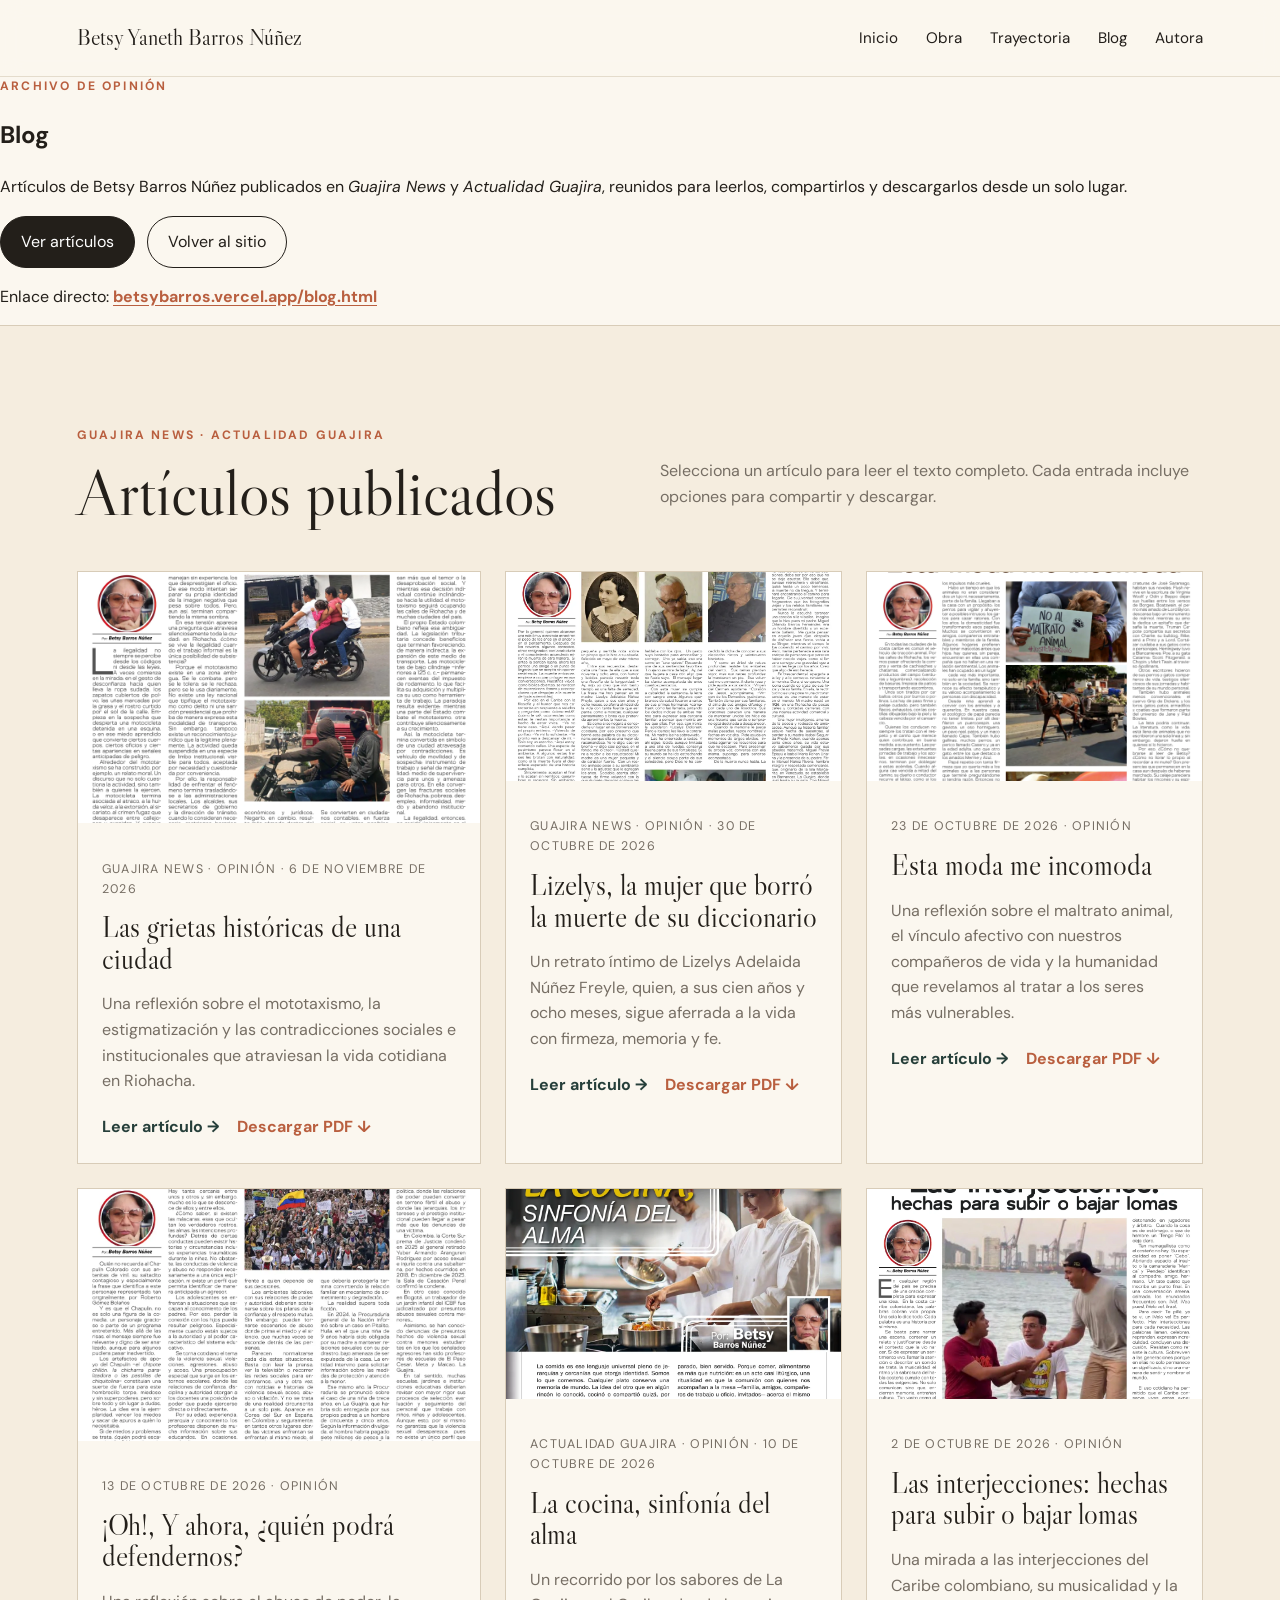
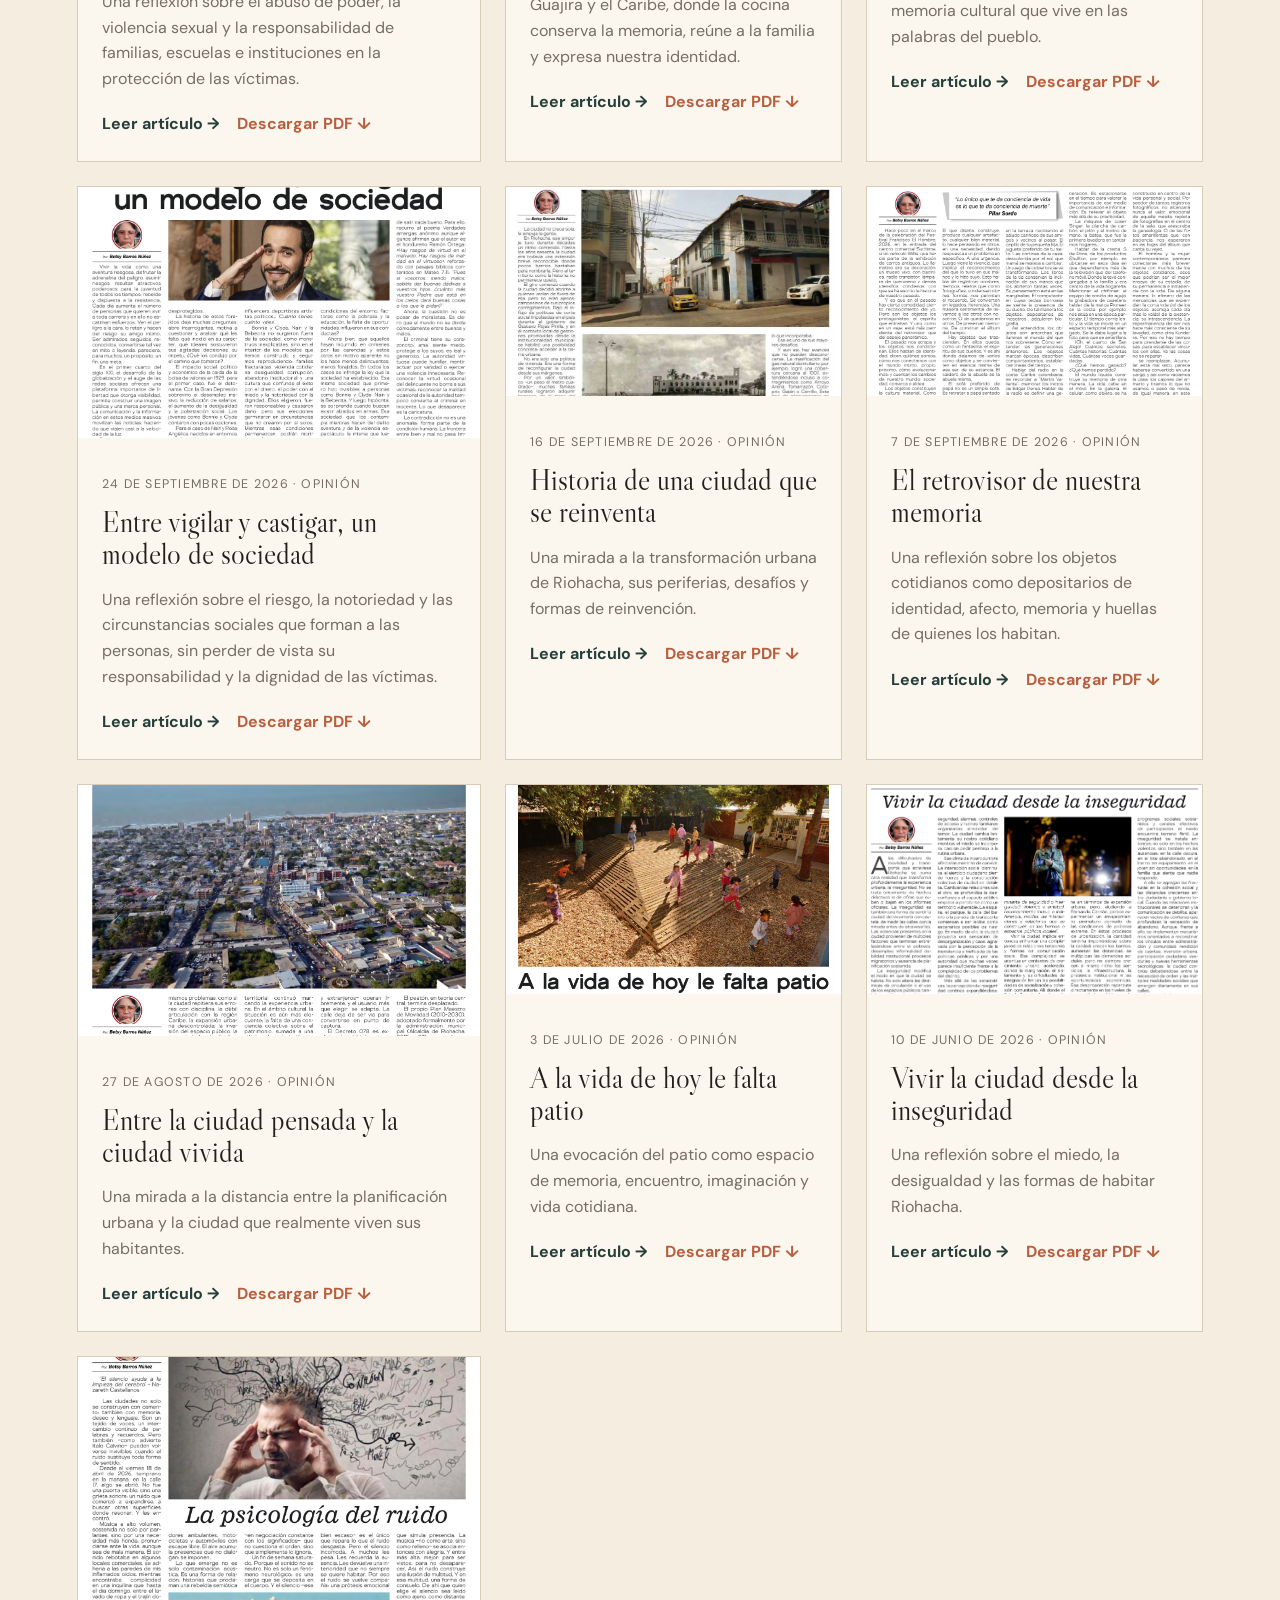
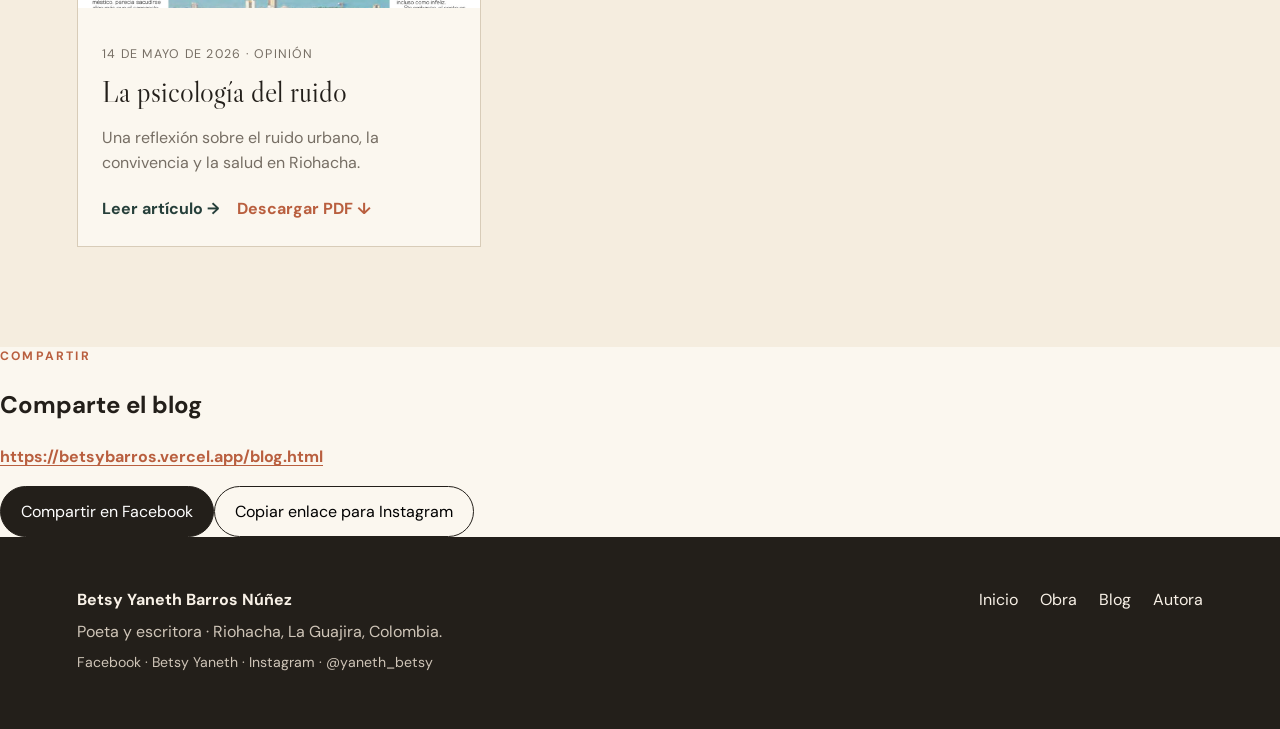
<file: blog.html>
<!DOCTYPE html>

<html lang="es">
<head>
<meta charset="utf-8"/>
<meta content="width=device-width, initial-scale=1.0" name="viewport"/>
<meta content="Blog de Betsy Yaneth Barros Núñez: archivo de artículos de opinión publicados en Guajira News y Actualidad Guajira." name="description"/>
<link href="https://betsybarros.vercel.app/blog.html" rel="canonical"/>
<meta content="Blog | Betsy Yaneth Barros Núñez" property="og:title"/>
<meta content="Artículos de opinión de Betsy Barros Núñez publicados en Guajira News y Actualidad Guajira." property="og:description"/>
<meta content="website" property="og:type"/>
<meta content="https://betsybarros.vercel.app/blog.html" property="og:url"/>
<meta content="https://betsybarros.vercel.app/assets/betsy-barros-retrato.png" property="og:image"/>
<title>Blog | Betsy Yaneth Barros Núñez</title>
<link href="https://fonts.googleapis.com" rel="preconnect"/>
<link crossorigin="" href="https://fonts.gstatic.com" rel="preconnect"/>
<link href="https://fonts.googleapis.com/css2?family=DM+Sans:wght@400;500;600;700&amp;family=Libre+Caslon+Display&amp;display=swap" rel="stylesheet"/>
<link href="styles.css" rel="stylesheet"/>
</head>
<body>
<header class="site-header">
<a class="brand" href="index.html">Betsy Yaneth Barros Núñez</a>
<nav aria-label="Navegación principal" class="nav">
<a href="index.html">Inicio</a><a href="index.html#obra">Obra</a><a href="index.html#trayectoria">Trayectoria</a><a aria-current="page" class="nav-blog" href="blog.html">Blog</a><a href="index.html#autora">Autora</a>
</nav>
</header>
<main>
<section class="blog-hero">
<p class="eyebrow">Archivo de opinión</p>
<h1>Blog</h1>
<p>Artículos de Betsy Barros Núñez publicados en <em>Guajira News</em> y <em>Actualidad Guajira</em>, reunidos para leerlos, compartirlos y descargarlos desde un solo lugar.</p>
<div class="hero-actions"><a class="btn primary" href="#archivo">Ver artículos</a><a class="btn secondary" href="index.html">Volver al sitio</a></div>
<p class="blog-public-url">Enlace directo: <a href="https://betsybarros.vercel.app/blog.html">betsybarros.vercel.app/blog.html</a></p>
</section>
<section class="section articles-section" id="archivo">
<div class="section-heading split-heading"><div><p class="eyebrow">Guajira News · Actualidad Guajira</p><h2>Artículos publicados</h2></div><p>Selecciona un artículo para leer el texto completo. Cada entrada incluye opciones para compartir y descargar.</p></div>
<div class="articles-grid"><article class="article-card featured"><div class="article-image article-photo"><img alt="Página 8 del artículo Las grietas históricas de una ciudad publicado en Guajira News" src="assets/las-grietas-historicas-de-una-ciudad-guajira-news.webp"/></div><div class="article-body"><p class="meta">Guajira News · Opinión · 6 de noviembre de 2026</p><h3>Las grietas históricas de una ciudad</h3><p>Una reflexión sobre el mototaxismo, la estigmatización y las contradicciones sociales e institucionales que atraviesan la vida cotidiana en Riohacha.</p><div class="card-actions"><a class="text-link" href="las-grietas-historicas-de-una-ciudad.html">Leer artículo →</a><a class="text-link subtle-link" download href="downloads/las-grietas-historicas-de-una-ciudad-betsy-barros.pdf">Descargar PDF ↓</a></div></div></article><article class="article-card"><div class="article-image article-photo"><img alt="Página 9 del artículo Lizelys, la mujer que borró la muerte de su diccionario publicado en Guajira News" src="assets/lizelys-la-mujer-que-borro-la-muerte-de-su-diccionario-guajira-news.webp"/></div><div class="article-body"><p class="meta">Guajira News · Opinión · 30 de octubre de 2026</p><h3>Lizelys, la mujer que borró la muerte de su diccionario</h3><p>Un retrato íntimo de Lizelys Adelaida Núñez Freyle, quien, a sus cien años y ocho meses, sigue aferrada a la vida con firmeza, memoria y fe.</p><div class="card-actions"><a class="text-link" href="lizelys-la-mujer-que-borro-la-muerte-de-su-diccionario.html">Leer artículo →</a><a class="text-link subtle-link" download href="downloads/lizelys-la-mujer-que-borro-la-muerte-de-su-diccionario-betsy-barros.pdf">Descargar PDF ↓</a></div></div></article><article class="article-card"><div class="article-image article-photo"><img alt="Página 10 del artículo Esta moda me incomoda publicado en Guajira News" src="assets/esta-moda-me-incomoda-guajira-news.webp"/></div><div class="article-body"><p class="meta">23 de octubre de 2026 · Opinión</p><h3>Esta moda me incomoda</h3><p>Una reflexión sobre el maltrato animal, el vínculo afectivo con nuestros compañeros de vida y la humanidad que revelamos al tratar a los seres más vulnerables.</p><div class="card-actions"><a class="text-link" href="esta-moda-me-incomoda.html">Leer artículo →</a><a class="text-link subtle-link" download="" href="downloads/esta-moda-me-incomoda-betsy-barros.pdf">Descargar PDF ↓</a></div></div></article><article class="article-card"><div class="article-image article-photo"><img alt="Página 12 del artículo ¡Oh!, Y ahora, ¿quién podrá defendernos? publicado en Guajira News" src="assets/oh-y-ahora-quien-podra-defendernos-guajira-news.webp"/></div><div class="article-body"><p class="meta">13 de octubre de 2026 · Opinión</p><h3>¡Oh!, Y ahora, ¿quién podrá defendernos?</h3><p>Una reflexión sobre el abuso de poder, la violencia sexual y la responsabilidad de familias, escuelas e instituciones en la protección de las víctimas.</p><div class="card-actions"><a class="text-link" href="oh-y-ahora-quien-podra-defendernos.html">Leer artículo →</a><a class="text-link subtle-link" download="" href="downloads/oh-y-ahora-quien-podra-defendernos-betsy-barros.pdf">Descargar PDF ↓</a></div></div></article><article class="article-card"><div class="article-image article-photo"><img alt="La cocina, sinfonía del alma, publicado en Actualidad Guajira" loading="lazy" src="assets/la-cocina-sinfonia-del-alma-actualidad-guajira-30.webp"/></div><div class="article-body"><p class="meta">Actualidad Guajira · Opinión · 10 de octubre de 2026</p><h3>La cocina, sinfonía del alma</h3><p>Un recorrido por los sabores de La Guajira y el Caribe, donde la cocina conserva la memoria, reúne a la familia y expresa nuestra identidad.</p><div class="card-actions"><a class="text-link" href="la-cocina-sinfonia-del-alma.html">Leer artículo →</a><a class="text-link subtle-link" download="" href="downloads/la-cocina-sinfonia-del-alma-betsy-barros.pdf">Descargar PDF ↓</a></div></div></article><article class="article-card"><div class="article-image article-photo"><img alt="Página 6 del artículo Las interjecciones: hechas para subir o bajar lomas publicado en Guajira News" src="assets/las-interjecciones-hechas-para-subir-o-bajar-lomas-guajira-news.webp"/></div><div class="article-body"><p class="meta">2 de octubre de 2026 · Opinión</p><h3>Las interjecciones: hechas para subir o bajar lomas</h3><p>Una mirada a las interjecciones del Caribe colombiano, su musicalidad y la memoria cultural que vive en las palabras del pueblo.</p><div class="card-actions"><a class="text-link" href="las-interjecciones-hechas-para-subir-o-bajar-lomas.html">Leer artículo →</a><a class="text-link subtle-link" download="" href="downloads/las-interjecciones-hechas-para-subir-o-bajar-lomas-betsy-barros.pdf">Descargar PDF ↓</a></div></div></article><article class="article-card"><div class="article-image article-photo"><img alt="Página 12 del artículo Entre vigilar y castigar, un modelo de sociedad publicado en Guajira News" src="assets/entre-vigilar-y-castigar-un-modelo-de-sociedad-guajira-news.webp"/></div><div class="article-body"><p class="meta">24 de septiembre de 2026 · Opinión</p><h3>Entre vigilar y castigar, un modelo de sociedad</h3><p>Una reflexión sobre el riesgo, la notoriedad y las circunstancias sociales que forman a las personas, sin perder de vista su responsabilidad y la dignidad de las víctimas.</p><div class="card-actions"><a class="text-link" href="entre-vigilar-y-castigar-un-modelo-de-sociedad.html">Leer artículo →</a><a class="text-link subtle-link" download="" href="downloads/entre-vigilar-y-castigar-un-modelo-de-sociedad-betsy-barros.pdf">Descargar PDF ↓</a></div></div></article><article class="article-card"><div class="article-image article-photo"><img alt="Página del artículo Historia de una ciudad que se reinventa publicado en Guajira News" src="assets/historia-de-una-ciudad-que-se-reinventa-guajira-news.jpg"/></div><div class="article-body"><p class="meta">16 de septiembre de 2026 · Opinión</p><h3>Historia de una ciudad que se reinventa</h3><p>Una mirada a la transformación urbana de Riohacha, sus periferias, desafíos y formas de reinvención.</p><div class="card-actions"><a class="text-link" href="historia-de-una-ciudad-que-se-reinventa.html">Leer artículo →</a><a class="text-link subtle-link" download="" href="downloads/historia-de-una-ciudad-que-se-reinventa-betsy-barros.pdf">Descargar PDF ↓</a></div></div></article>
<article class="article-card"><div class="article-image article-photo"><img alt="Artículo El retrovisor de nuestra memoria" src="assets/el-retrovisor-de-nuestra-memoria-guajira-news.png"/></div><div class="article-body"><p class="meta">7 de septiembre de 2026 · Opinión</p><h3>El retrovisor de nuestra memoria</h3><p>Una reflexión sobre los objetos cotidianos como depositarios de identidad, afecto, memoria y huellas de quienes los habitan.</p><div class="card-actions"><a class="text-link" href="el-retrovisor-de-nuestra-memoria.html">Leer artículo →</a><a class="text-link subtle-link" download="" href="downloads/el-retrovisor-de-nuestra-memoria-betsy-barros.pdf">Descargar PDF ↓</a></div></div></article>
<article class="article-card"><div class="article-image article-photo"><img alt="Artículo Entre la ciudad pensada y la ciudad vivida" src="assets/entre-la-ciudad-pensada-y-la-ciudad-vivida-guajira-news.png"/></div><div class="article-body"><p class="meta">27 de agosto de 2026 · Opinión</p><h3>Entre la ciudad pensada y la ciudad vivida</h3><p>Una mirada a la distancia entre la planificación urbana y la ciudad que realmente viven sus habitantes.</p><div class="card-actions"><a class="text-link" href="entre-la-ciudad-pensada-y-la-ciudad-vivida.html">Leer artículo →</a><a class="text-link subtle-link" download="" href="downloads/entre-la-ciudad-pensada-y-la-ciudad-vivida-betsy-barros.pdf">Descargar PDF ↓</a></div></div></article>
<article class="article-card"><div class="article-image article-photo"><img alt="Artículo A la vida de hoy le falta patio" src="assets/a-la-vida-de-hoy-le-falta-patio-guajira-news.png"/></div><div class="article-body"><p class="meta">3 de julio de 2026 · Opinión</p><h3>A la vida de hoy le falta patio</h3><p>Una evocación del patio como espacio de memoria, encuentro, imaginación y vida cotidiana.</p><div class="card-actions"><a class="text-link" href="a-la-vida-de-hoy-le-falta-patio.html">Leer artículo →</a><a class="text-link subtle-link" download="" href="downloads/a-la-vida-de-hoy-le-falta-patio-betsy-barros.pdf">Descargar PDF ↓</a></div></div></article>
<article class="article-card"><div class="article-image article-photo"><img alt="Artículo Vivir la ciudad desde la inseguridad" src="assets/vivir-ciudad-recorte.png"/></div><div class="article-body"><p class="meta">10 de junio de 2026 · Opinión</p><h3>Vivir la ciudad desde la inseguridad</h3><p>Una reflexión sobre el miedo, la desigualdad y las formas de habitar Riohacha.</p><div class="card-actions"><a class="text-link" href="article.html">Leer artículo →</a><a class="text-link subtle-link" download="" href="downloads/vivir-la-ciudad-desde-la-inseguridad-betsy-barros.pdf">Descargar PDF ↓</a></div></div></article>
<article class="article-card"><div class="article-image article-photo"><img alt="Artículo La psicología del ruido" src="assets/la-psicologia-del-ruido-guajira-news.jpg"/></div><div class="article-body"><p class="meta">14 de mayo de 2026 · Opinión</p><h3>La psicología del ruido</h3><p>Una reflexión sobre el ruido urbano, la convivencia y la salud en Riohacha.</p><div class="card-actions"><a class="text-link" href="la-psicologia-del-ruido.html">Leer artículo →</a><a class="text-link subtle-link" download="" href="downloads/la-psicologia-del-ruido-betsy-barros.pdf">Descargar PDF ↓</a></div></div></article>
</div>
</section>
<section aria-labelledby="compartir-blog" class="site-share-section"><div><p class="eyebrow">Compartir</p><h2 id="compartir-blog">Comparte el blog</h2><p><a class="public-url" href="https://betsybarros.vercel.app/blog.html">https://betsybarros.vercel.app/blog.html</a></p></div><div class="site-share-actions"><a class="btn primary" href="https://www.facebook.com/sharer/sharer.php?u=https%3A%2F%2Fbetsybarros.vercel.app%2Fblog.html" rel="noopener noreferrer" target="_blank">Compartir en Facebook</a><button class="btn secondary" id="copyBlogLink" type="button">Copiar enlace para Instagram</button></div></section>
</main>
<footer class="footer"><div><strong>Betsy Yaneth Barros Núñez</strong><p>Poeta y escritora · Riohacha, La Guajira, Colombia.</p><p class="demo-note"><a href="https://facebook.com/betsy.yaneth.5" rel="noopener noreferrer" target="_blank">Facebook · Betsy Yaneth</a> · <a href="https://www.instagram.com/yaneth_betsy/" rel="noopener noreferrer" target="_blank">Instagram · @yaneth_betsy</a></p></div><div class="footer-links"><a href="index.html">Inicio</a><a href="index.html#obra">Obra</a><a class="nav-blog" href="blog.html">Blog</a><a href="index.html#autora">Autora</a></div></footer>
<script src="script.js"></script>
</body>
</html>
</file>
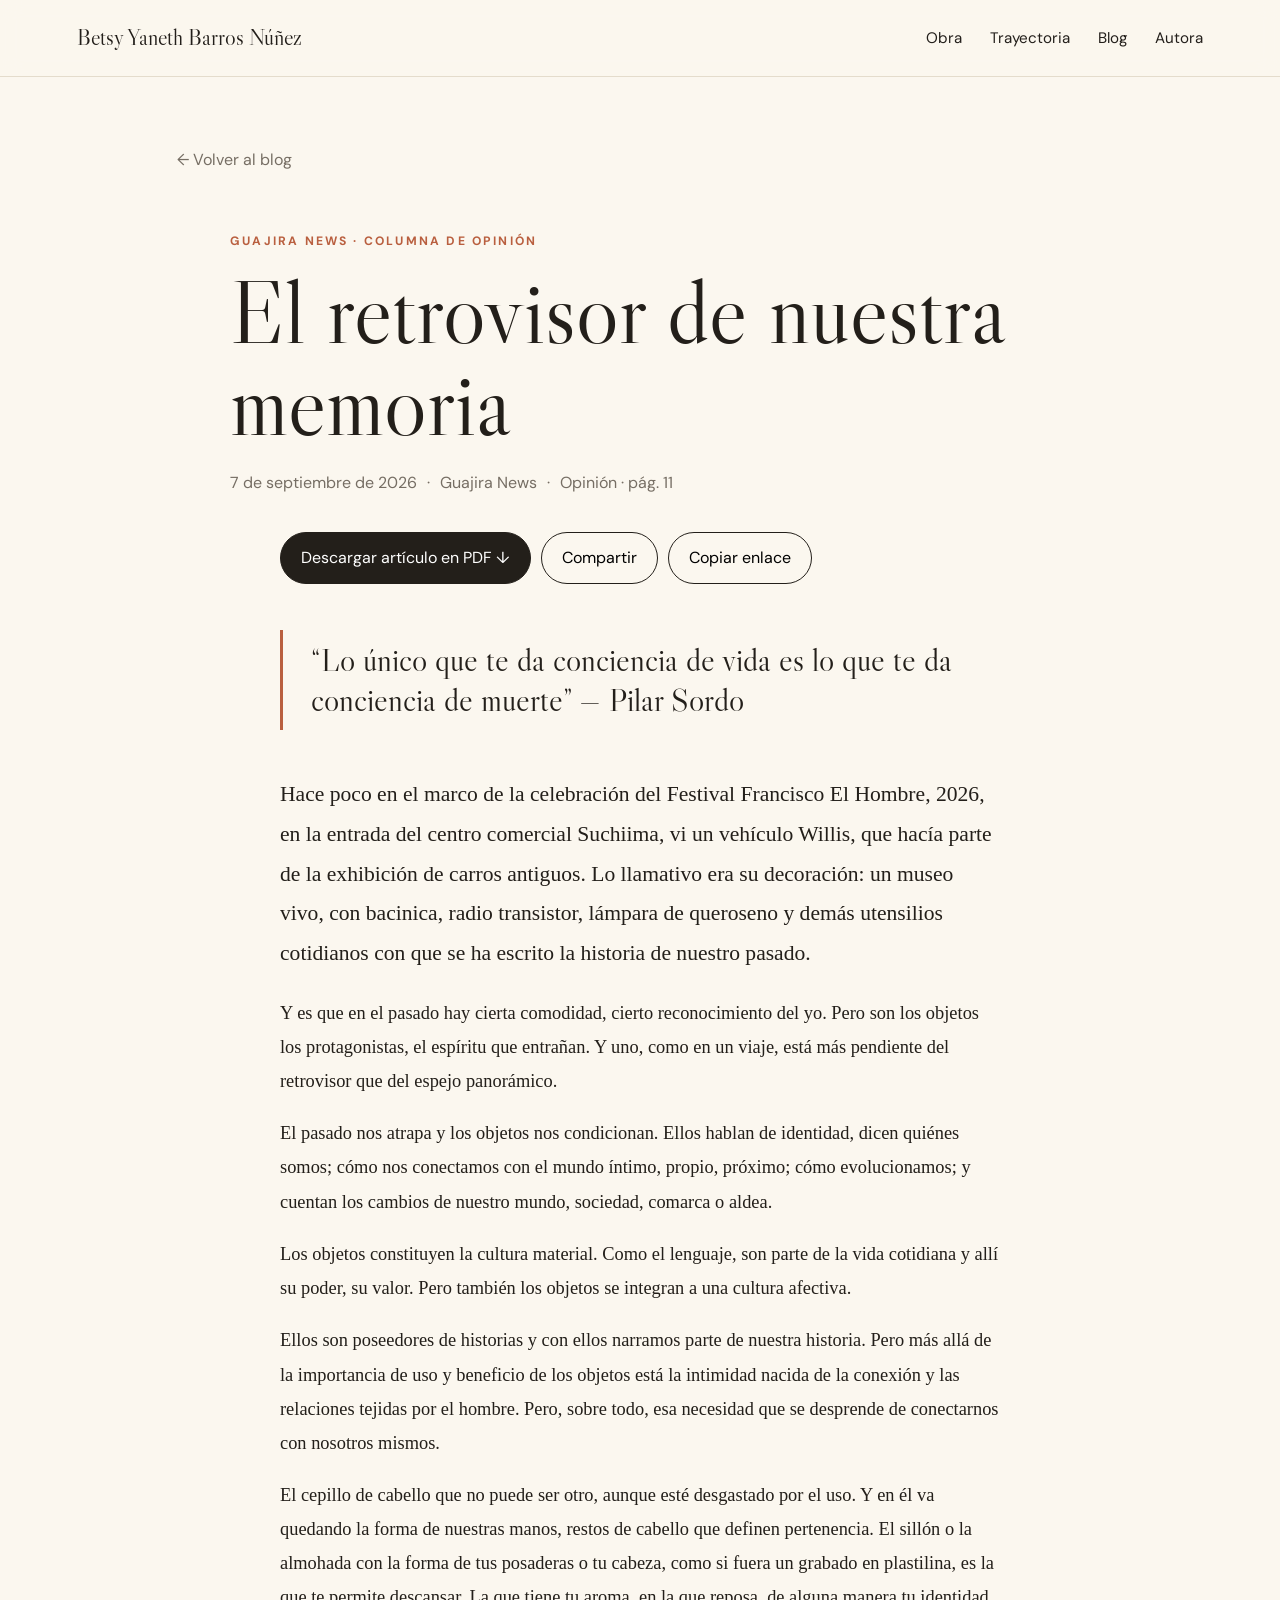
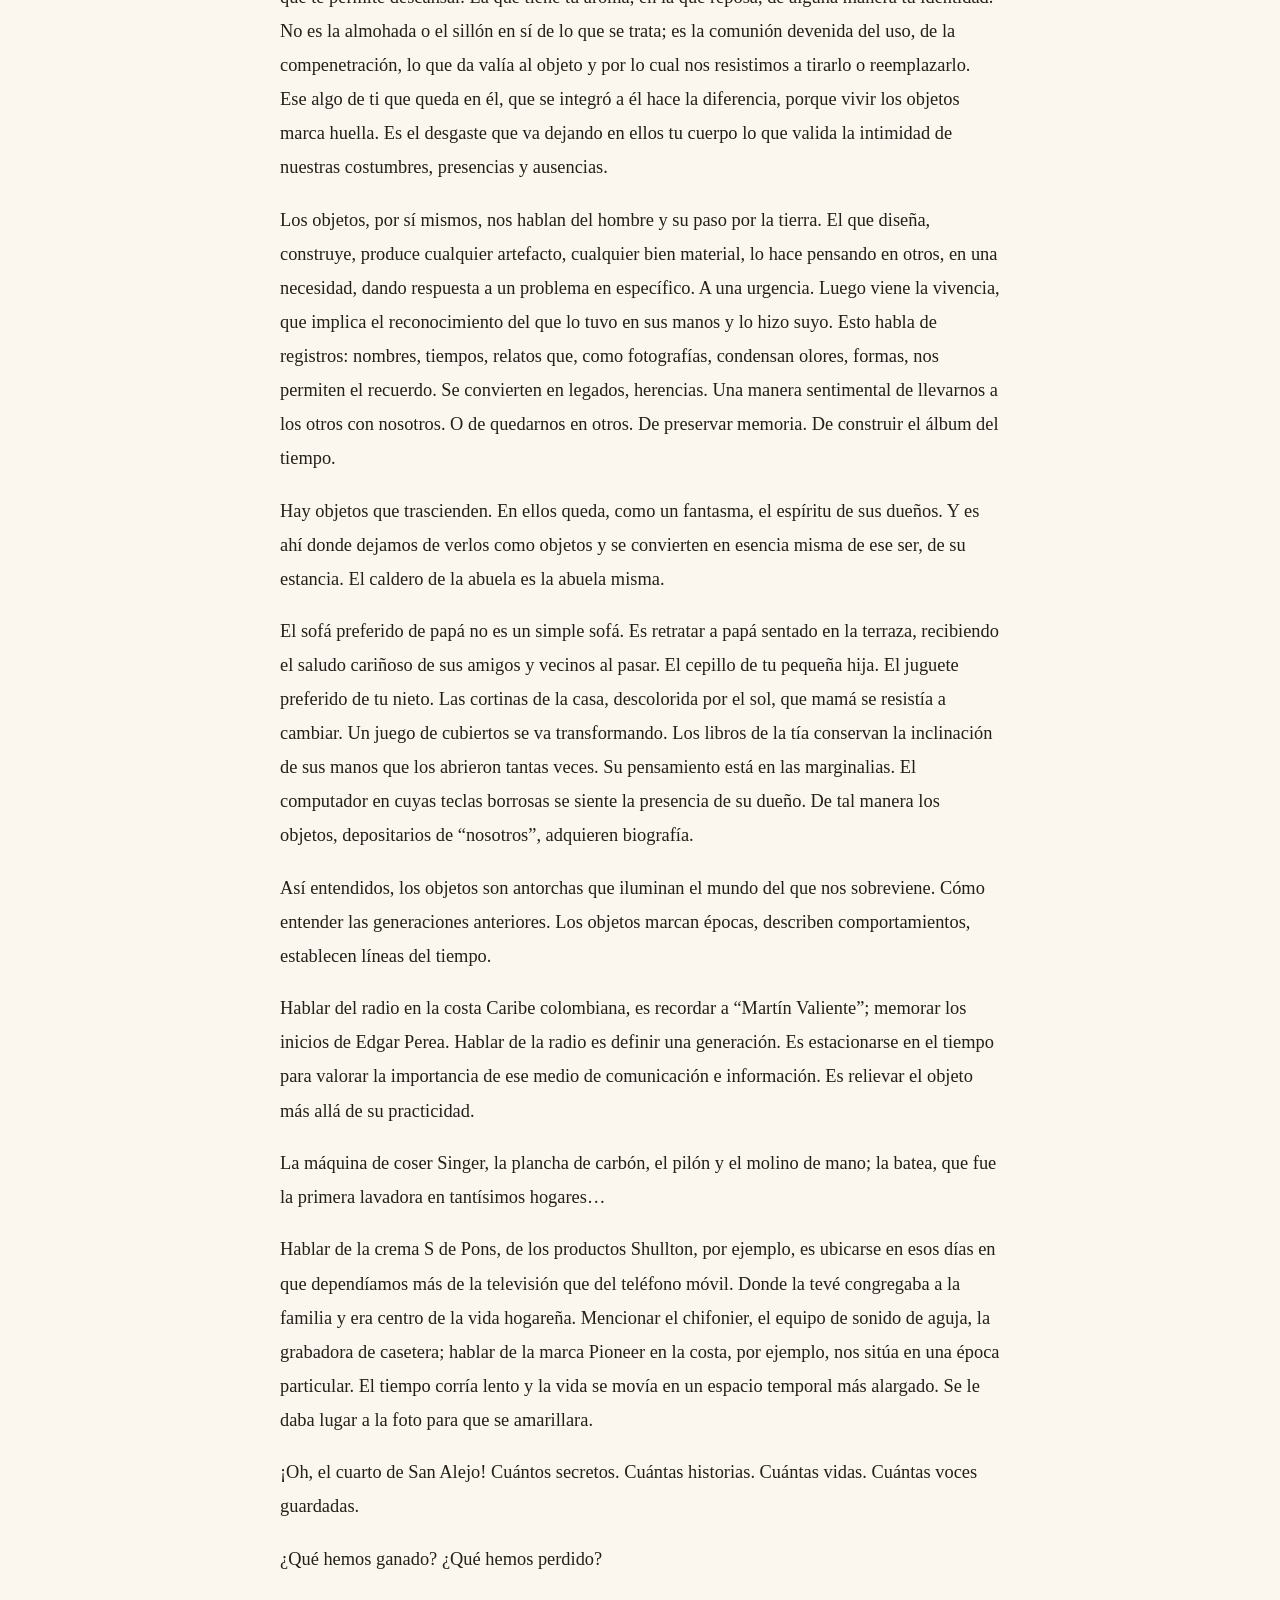
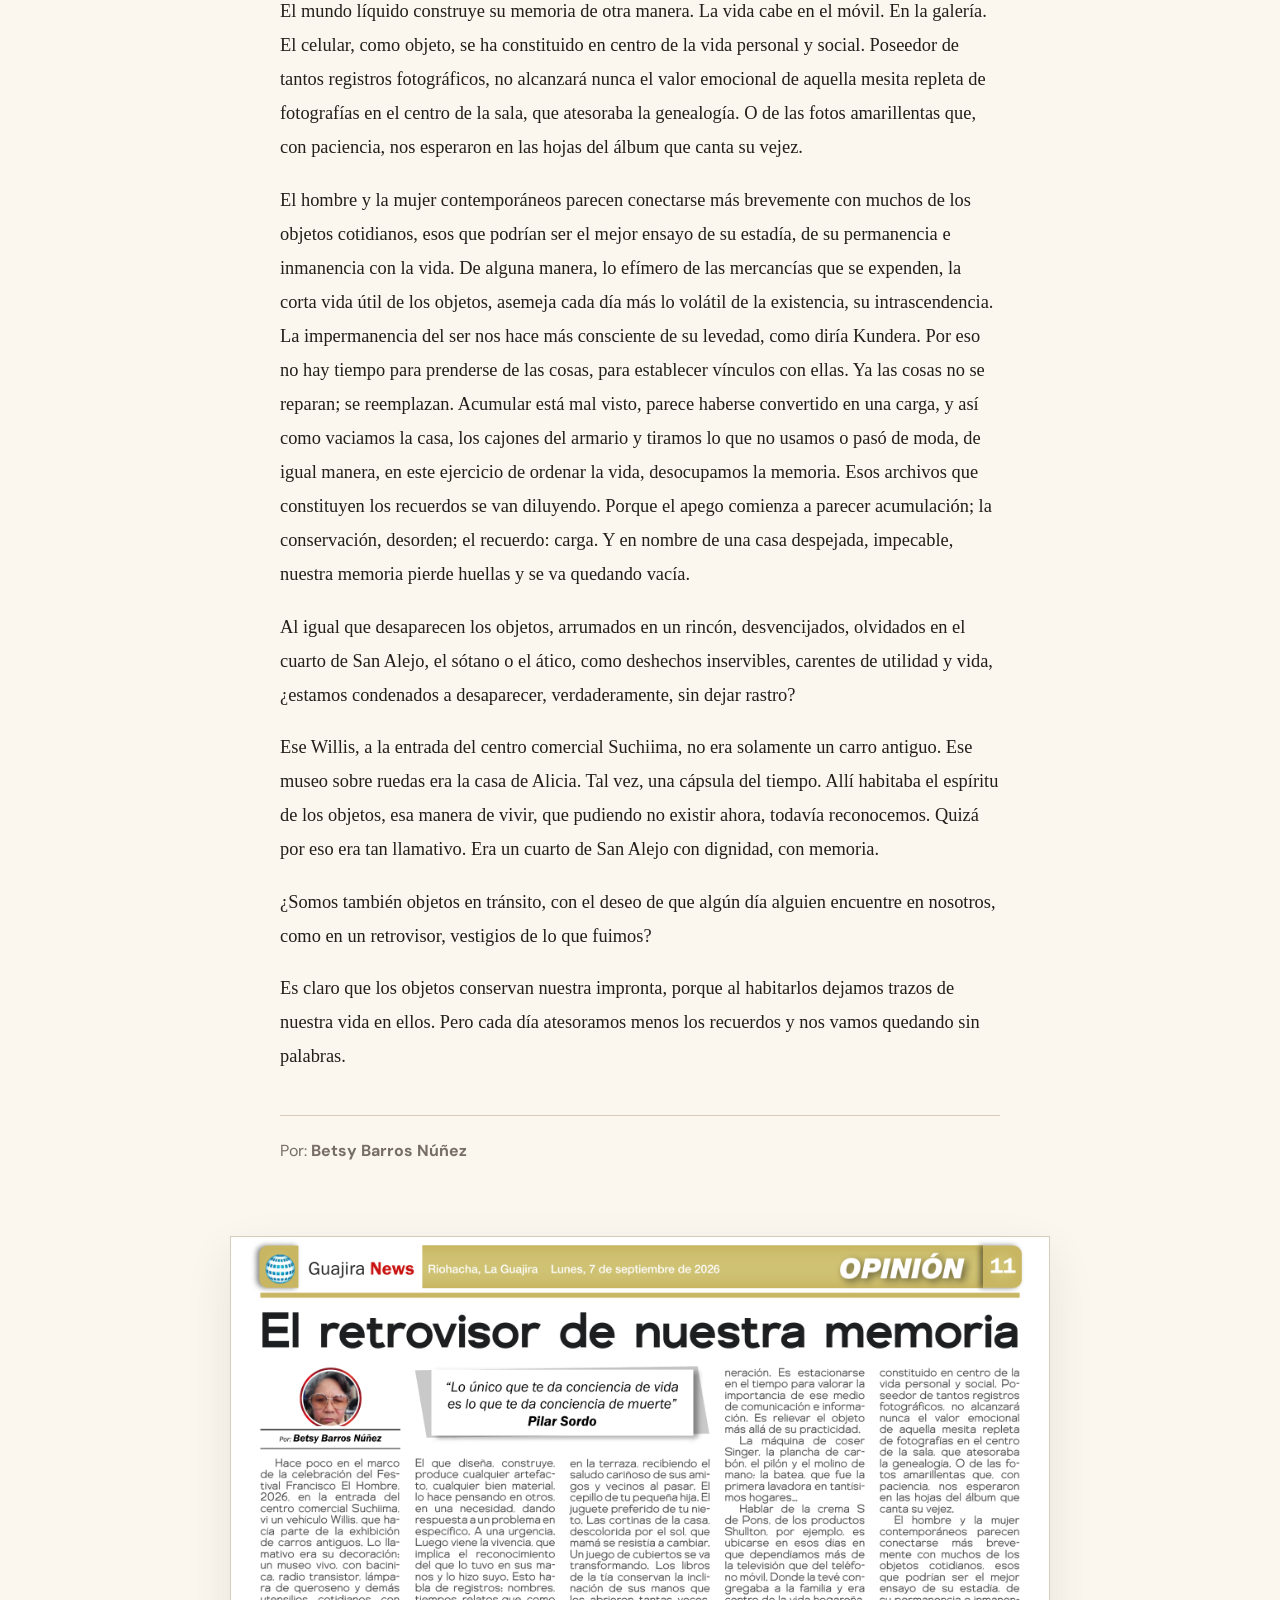
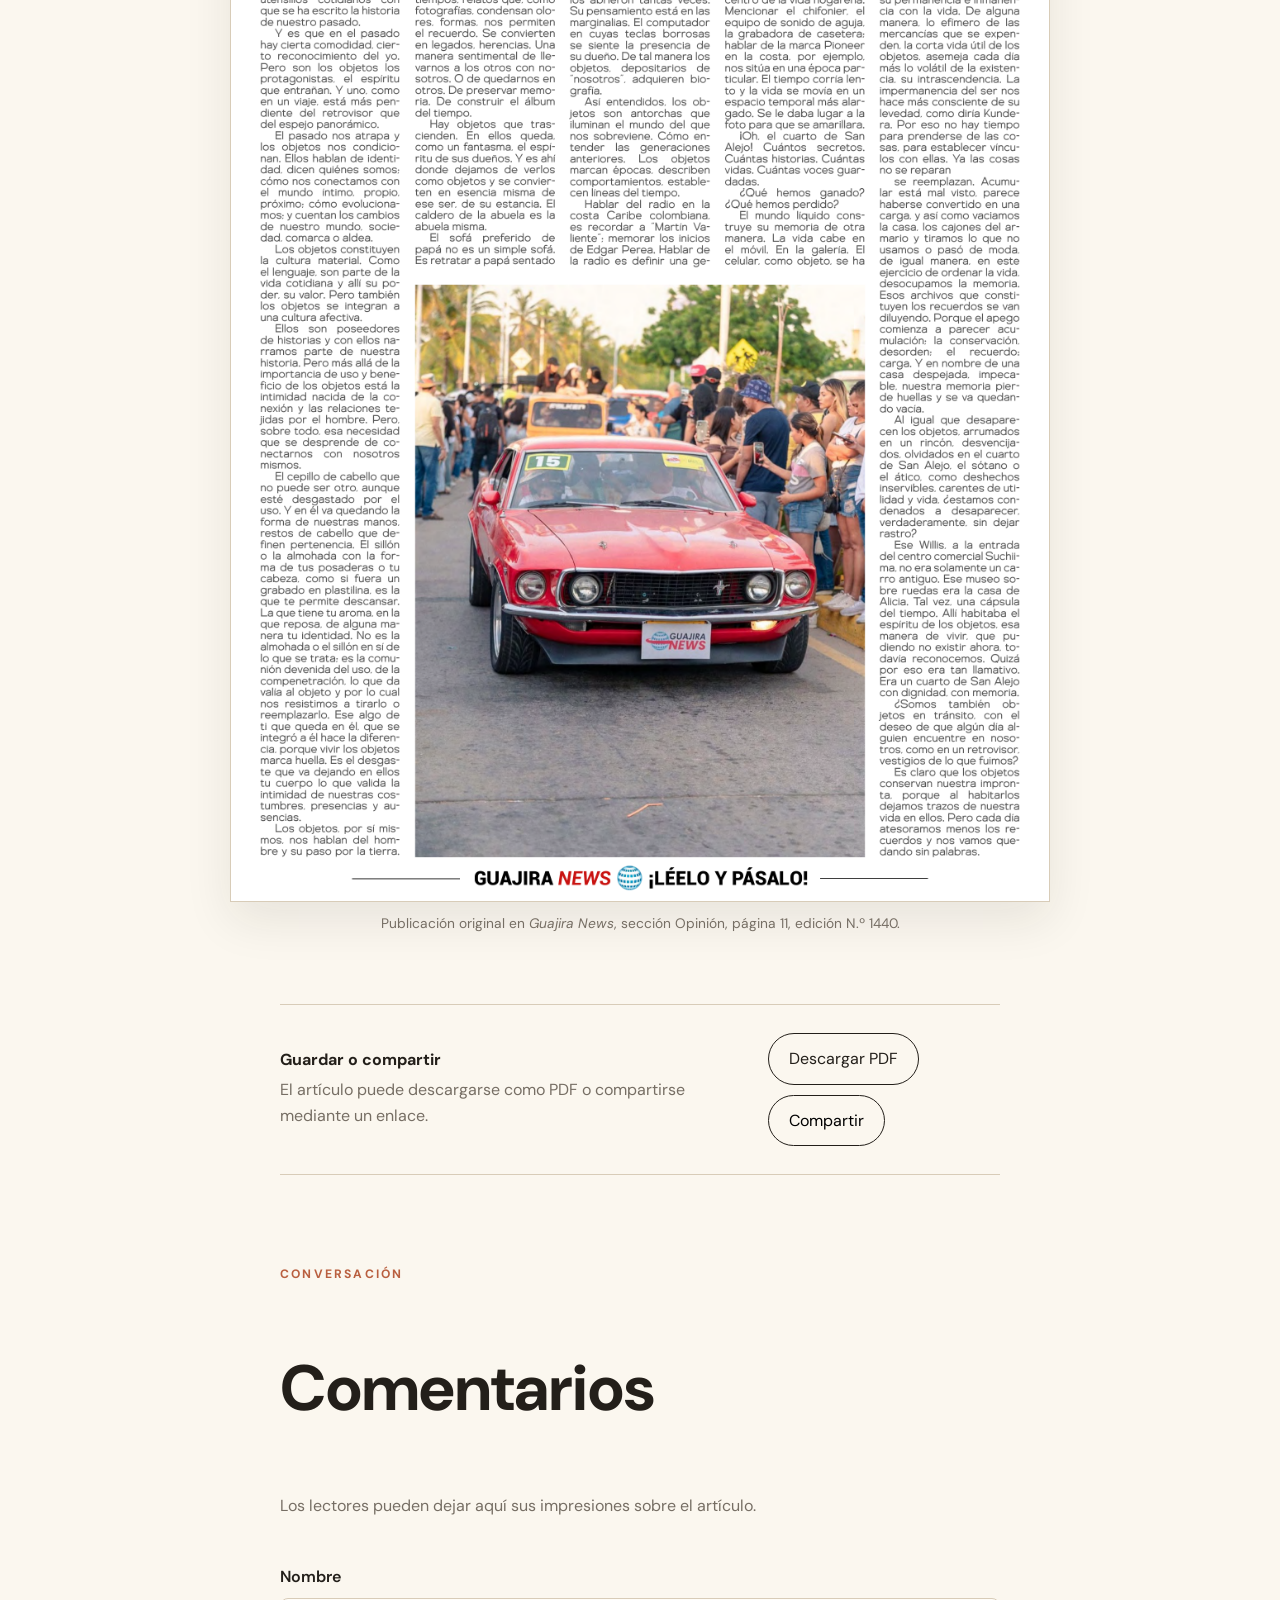
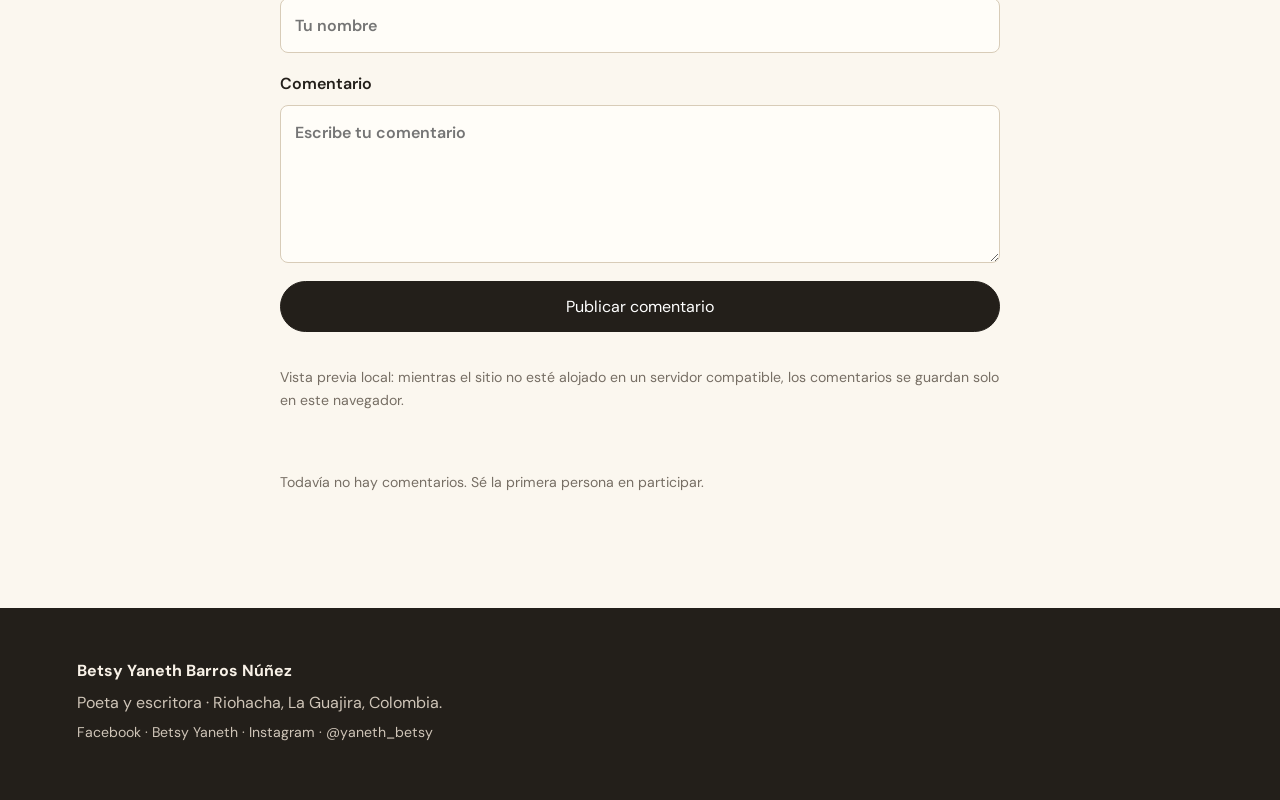
<file: el-retrovisor-de-nuestra-memoria.html>
<!DOCTYPE html>
<html lang="es">
<head>
  <meta charset="UTF-8" />
  <meta name="viewport" content="width=device-width, initial-scale=1.0" />
  <meta name="description" content="El retrovisor de nuestra memoria, artículo de opinión de Betsy Barros Núñez publicado en Guajira News el 7 de septiembre de 2026." />
  <meta property="og:title" content="El retrovisor de nuestra memoria | Betsy Barros Núñez" />
  <meta property="og:description" content="Artículo de opinión publicado en Guajira News el 7 de septiembre de 2026." />
  <meta property="og:type" content="article" />
  <link rel="canonical" href="https://betsybarros.vercel.app/el-retrovisor-de-nuestra-memoria.html" />
  <meta property="og:url" content="https://betsybarros.vercel.app/el-retrovisor-de-nuestra-memoria.html" />
  <meta property="og:image" content="https://betsybarros.vercel.app/assets/el-retrovisor-de-nuestra-memoria-guajira-news.png" />
  <title>El retrovisor de nuestra memoria | Betsy Barros Núñez</title>
  <link rel="preconnect" href="https://fonts.googleapis.com">
  <link rel="preconnect" href="https://fonts.gstatic.com" crossorigin>
  <link href="https://fonts.googleapis.com/css2?family=DM+Sans:wght@400;500;600;700&family=Libre+Caslon+Display&display=swap" rel="stylesheet">
  <link rel="stylesheet" href="styles.css" />
</head>
<body data-article-id="el-retrovisor-de-nuestra-memoria" data-article-title="El retrovisor de nuestra memoria">
  <header class="site-header">
    <a class="brand" href="index.html">Betsy Yaneth Barros Núñez</a>
    <nav class="nav"><a href="index.html#obra">Obra</a><a href="index.html#trayectoria">Trayectoria</a><a class="nav-blog" href="blog.html">Blog</a><a href="index.html#autora">Autora</a></nav>
  </header>
  <main class="article-page">
    <a class="back-link" href="blog.html">← Volver al blog</a>
    <article>
      <p class="eyebrow">Guajira News · Columna de opinión</p>
      <h1>El retrovisor de nuestra memoria</h1>
      <div class="article-meta-row"><span>7 de septiembre de 2026</span><span>·</span><span>Guajira News</span><span>·</span><span>Opinión · pág. 11</span></div>
      <div class="article-toolbar" aria-label="Acciones del artículo">
        <a class="btn primary download-btn" href="downloads/el-retrovisor-de-nuestra-memoria-betsy-barros.pdf" download>Descargar artículo en PDF ↓</a>
        <button class="btn secondary" id="shareBtn" type="button">Compartir</button>
        <button class="btn secondary" id="copyBtn" type="button">Copiar enlace</button>
      </div>
      <div class="article-content">
        <blockquote>“Lo único que te da conciencia de vida es lo que te da conciencia de muerte” — Pilar Sordo</blockquote>
        <p class="lead">Hace poco en el marco de la celebración del Festival Francisco El Hombre, 2026, en la entrada del centro comercial Suchiima, vi un vehículo Willis, que hacía parte de la exhibición de carros antiguos. Lo llamativo era su decoración: un museo vivo, con bacinica, radio transistor, lámpara de queroseno y demás utensilios cotidianos con que se ha escrito la historia de nuestro pasado.</p>
        <p>Y es que en el pasado hay cierta comodidad, cierto reconocimiento del yo. Pero son los objetos los protagonistas, el espíritu que entrañan. Y uno, como en un viaje, está más pendiente del retrovisor que del espejo panorámico.</p>
        <p>El pasado nos atrapa y los objetos nos condicionan. Ellos hablan de identidad, dicen quiénes somos; cómo nos conectamos con el mundo íntimo, propio, próximo; cómo evolucionamos; y cuentan los cambios de nuestro mundo, sociedad, comarca o aldea.</p>
        <p>Los objetos constituyen la cultura material. Como el lenguaje, son parte de la vida cotidiana y allí su poder, su valor. Pero también los objetos se integran a una cultura afectiva.</p>
        <p>Ellos son poseedores de historias y con ellos narramos parte de nuestra historia. Pero más allá de la importancia de uso y beneficio de los objetos está la intimidad nacida de la conexión y las relaciones tejidas por el hombre. Pero, sobre todo, esa necesidad que se desprende de conectarnos con nosotros mismos.</p>
        <p>El cepillo de cabello que no puede ser otro, aunque esté desgastado por el uso. Y en él va quedando la forma de nuestras manos, restos de cabello que definen pertenencia. El sillón o la almohada con la forma de tus posaderas o tu cabeza, como si fuera un grabado en plastilina, es la que te permite descansar. La que tiene tu aroma, en la que reposa, de alguna manera tu identidad. No es la almohada o el sillón en sí de lo que se trata; es la comunión devenida del uso, de la compenetración, lo que da valía al objeto y por lo cual nos resistimos a tirarlo o reemplazarlo. Ese algo de ti que queda en él, que se integró a él hace la diferencia, porque vivir los objetos marca huella. Es el desgaste que va dejando en ellos tu cuerpo lo que valida la intimidad de nuestras costumbres, presencias y ausencias.</p>
        <p>Los objetos, por sí mismos, nos hablan del hombre y su paso por la tierra. El que diseña, construye, produce cualquier artefacto, cualquier bien material, lo hace pensando en otros, en una necesidad, dando respuesta a un problema en específico. A una urgencia. Luego viene la vivencia, que implica el reconocimiento del que lo tuvo en sus manos y lo hizo suyo. Esto habla de registros: nombres, tiempos, relatos que, como fotografías, condensan olores, formas, nos permiten el recuerdo. Se convierten en legados, herencias. Una manera sentimental de llevarnos a los otros con nosotros. O de quedarnos en otros. De preservar memoria. De construir el álbum del tiempo.</p>
        <p>Hay objetos que trascienden. En ellos queda, como un fantasma, el espíritu de sus dueños. Y es ahí donde dejamos de verlos como objetos y se convierten en esencia misma de ese ser, de su estancia. El caldero de la abuela es la abuela misma.</p>
        <p>El sofá preferido de papá no es un simple sofá. Es retratar a papá sentado en la terraza, recibiendo el saludo cariñoso de sus amigos y vecinos al pasar. El cepillo de tu pequeña hija. El juguete preferido de tu nieto. Las cortinas de la casa, descolorida por el sol, que mamá se resistía a cambiar. Un juego de cubiertos se va transformando. Los libros de la tía conservan la inclinación de sus manos que los abrieron tantas veces. Su pensamiento está en las marginalias. El computador en cuyas teclas borrosas se siente la presencia de su dueño. De tal manera los objetos, depositarios de “nosotros”, adquieren biografía.</p>
        <p>Así entendidos, los objetos son antorchas que iluminan el mundo del que nos sobreviene. Cómo entender las generaciones anteriores. Los objetos marcan épocas, describen comportamientos, establecen líneas del tiempo.</p>
        <p>Hablar del radio en la costa Caribe colombiana, es recordar a “Martín Valiente”; memorar los inicios de Edgar Perea. Hablar de la radio es definir una generación. Es estacionarse en el tiempo para valorar la importancia de ese medio de comunicación e información. Es relievar el objeto más allá de su practicidad.</p>
        <p>La máquina de coser Singer, la plancha de carbón, el pilón y el molino de mano; la batea, que fue la primera lavadora en tantísimos hogares…</p>
        <p>Hablar de la crema S de Pons, de los productos Shullton, por ejemplo, es ubicarse en esos días en que dependíamos más de la televisión que del teléfono móvil. Donde la tevé congregaba a la familia y era centro de la vida hogareña. Mencionar el chifonier, el equipo de sonido de aguja, la grabadora de casetera; hablar de la marca Pioneer en la costa, por ejemplo, nos sitúa en una época particular. El tiempo corría lento y la vida se movía en un espacio temporal más alargado. Se le daba lugar a la foto para que se amarillara.</p>
        <p>¡Oh, el cuarto de San Alejo! Cuántos secretos. Cuántas historias. Cuántas vidas. Cuántas voces guardadas.</p>
        <p>¿Qué hemos ganado? ¿Qué hemos perdido?</p>
        <p>El mundo líquido construye su memoria de otra manera. La vida cabe en el móvil. En la galería. El celular, como objeto, se ha constituido en centro de la vida personal y social. Poseedor de tantos registros fotográficos, no alcanzará nunca el valor emocional de aquella mesita repleta de fotografías en el centro de la sala, que atesoraba la genealogía. O de las fotos amarillentas que, con paciencia, nos esperaron en las hojas del álbum que canta su vejez.</p>
        <p>El hombre y la mujer contemporáneos parecen conectarse más brevemente con muchos de los objetos cotidianos, esos que podrían ser el mejor ensayo de su estadía, de su permanencia e inmanencia con la vida. De alguna manera, lo efímero de las mercancías que se expenden, la corta vida útil de los objetos, asemeja cada día más lo volátil de la existencia, su intrascendencia. La impermanencia del ser nos hace más consciente de su levedad, como diría Kundera. Por eso no hay tiempo para prenderse de las cosas, para establecer vínculos con ellas. Ya las cosas no se reparan; se reemplazan. Acumular está mal visto, parece haberse convertido en una carga, y así como vaciamos la casa, los cajones del armario y tiramos lo que no usamos o pasó de moda, de igual manera, en este ejercicio de ordenar la vida, desocupamos la memoria. Esos archivos que constituyen los recuerdos se van diluyendo. Porque el apego comienza a parecer acumulación; la conservación, desorden; el recuerdo: carga. Y en nombre de una casa despejada, impecable, nuestra memoria pierde huellas y se va quedando vacía.</p>
        <p>Al igual que desaparecen los objetos, arrumados en un rincón, desvencijados, olvidados en el cuarto de San Alejo, el sótano o el ático, como deshechos inservibles, carentes de utilidad y vida, ¿estamos condenados a desaparecer, verdaderamente, sin dejar rastro?</p>
        <p>Ese Willis, a la entrada del centro comercial Suchiima, no era solamente un carro antiguo. Ese museo sobre ruedas era la casa de Alicia. Tal vez, una cápsula del tiempo. Allí habitaba el espíritu de los objetos, esa manera de vivir, que pudiendo no existir ahora, todavía reconocemos. Quizá por eso era tan llamativo. Era un cuarto de San Alejo con dignidad, con memoria.</p>
        <p>¿Somos también objetos en tránsito, con el deseo de que algún día alguien encuentre en nosotros, como en un retrovisor, vestigios de lo que fuimos?</p>
        <p>Es claro que los objetos conservan nuestra impronta, porque al habitarlos dejamos trazos de nuestra vida en ellos. Pero cada día atesoramos menos los recuerdos y nos vamos quedando sin palabras.</p>
        <p class="article-byline">Por: <strong>Betsy Barros Núñez</strong></p>
      </div>
      <figure class="original-clipping">
        <img src="assets/el-retrovisor-de-nuestra-memoria-guajira-news.png" alt="Página original de El retrovisor de nuestra memoria publicada en Guajira News" />
        <figcaption>Publicación original en <em>Guajira News</em>, sección Opinión, página 11, edición N.º 1440.</figcaption>
      </figure>
      <div class="share-panel">
        <div><strong>Guardar o compartir</strong><p>El artículo puede descargarse como PDF o compartirse mediante un enlace.</p></div>
        <div class="share-actions"><a class="btn secondary" href="downloads/el-retrovisor-de-nuestra-memoria-betsy-barros.pdf" download>Descargar PDF</a><button class="btn secondary" id="shareBtnBottom" type="button">Compartir</button></div>
      </div>
    </article>
    <section class="comments-section" id="comentarios">
      <div class="section-heading"><p class="eyebrow">Conversación</p><h2>Comentarios</h2><p>Los lectores pueden dejar aquí sus impresiones sobre el artículo.</p></div>
      <form id="commentForm" class="comment-form">
        <label>Nombre<input id="commentName" required maxlength="60" placeholder="Tu nombre" autocomplete="name" /></label>
        <label>Comentario<textarea id="commentText" required maxlength="1200" rows="5" placeholder="Escribe tu comentario"></textarea></label>
        <label class="hp-field" aria-hidden="true">Sitio web<input id="commentWebsite" tabindex="-1" autocomplete="off" /></label>
        <button class="btn primary" type="submit">Publicar comentario</button>
        <p id="commentStatus" class="demo-note" role="status"></p>
      </form>
      <div id="commentsList" class="comments-list" aria-live="polite"></div>
    </section>
  </main>
  <footer class="footer"><div><strong>Betsy Yaneth Barros Núñez</strong><p>Poeta y escritora · Riohacha, La Guajira, Colombia.</p><p class="demo-note"><a href="https://facebook.com/betsy.yaneth.5" target="_blank" rel="noopener noreferrer">Facebook · Betsy Yaneth</a> · <a href="https://www.instagram.com/yaneth_betsy/" target="_blank" rel="noopener noreferrer">Instagram · @yaneth_betsy</a></p></div></footer>
  <script src="script.js"></script>
</body>
</html>
</file>
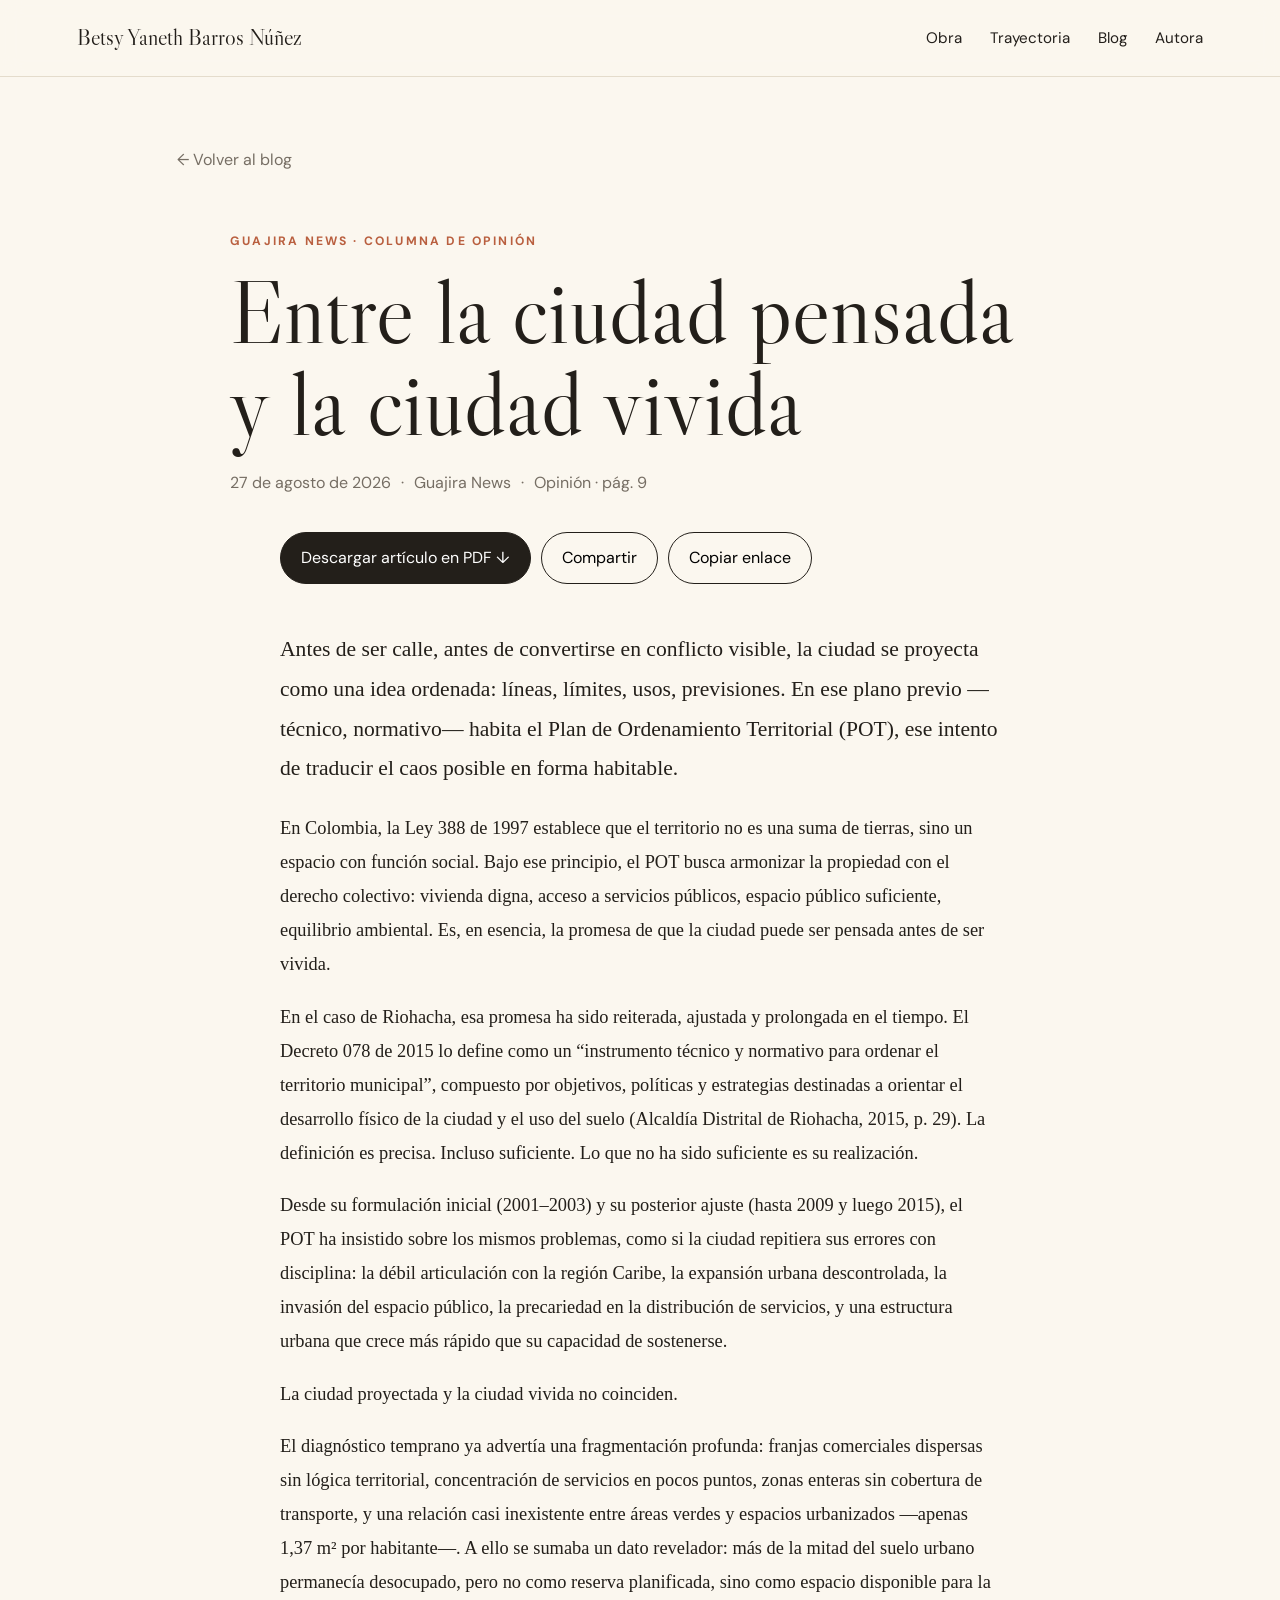
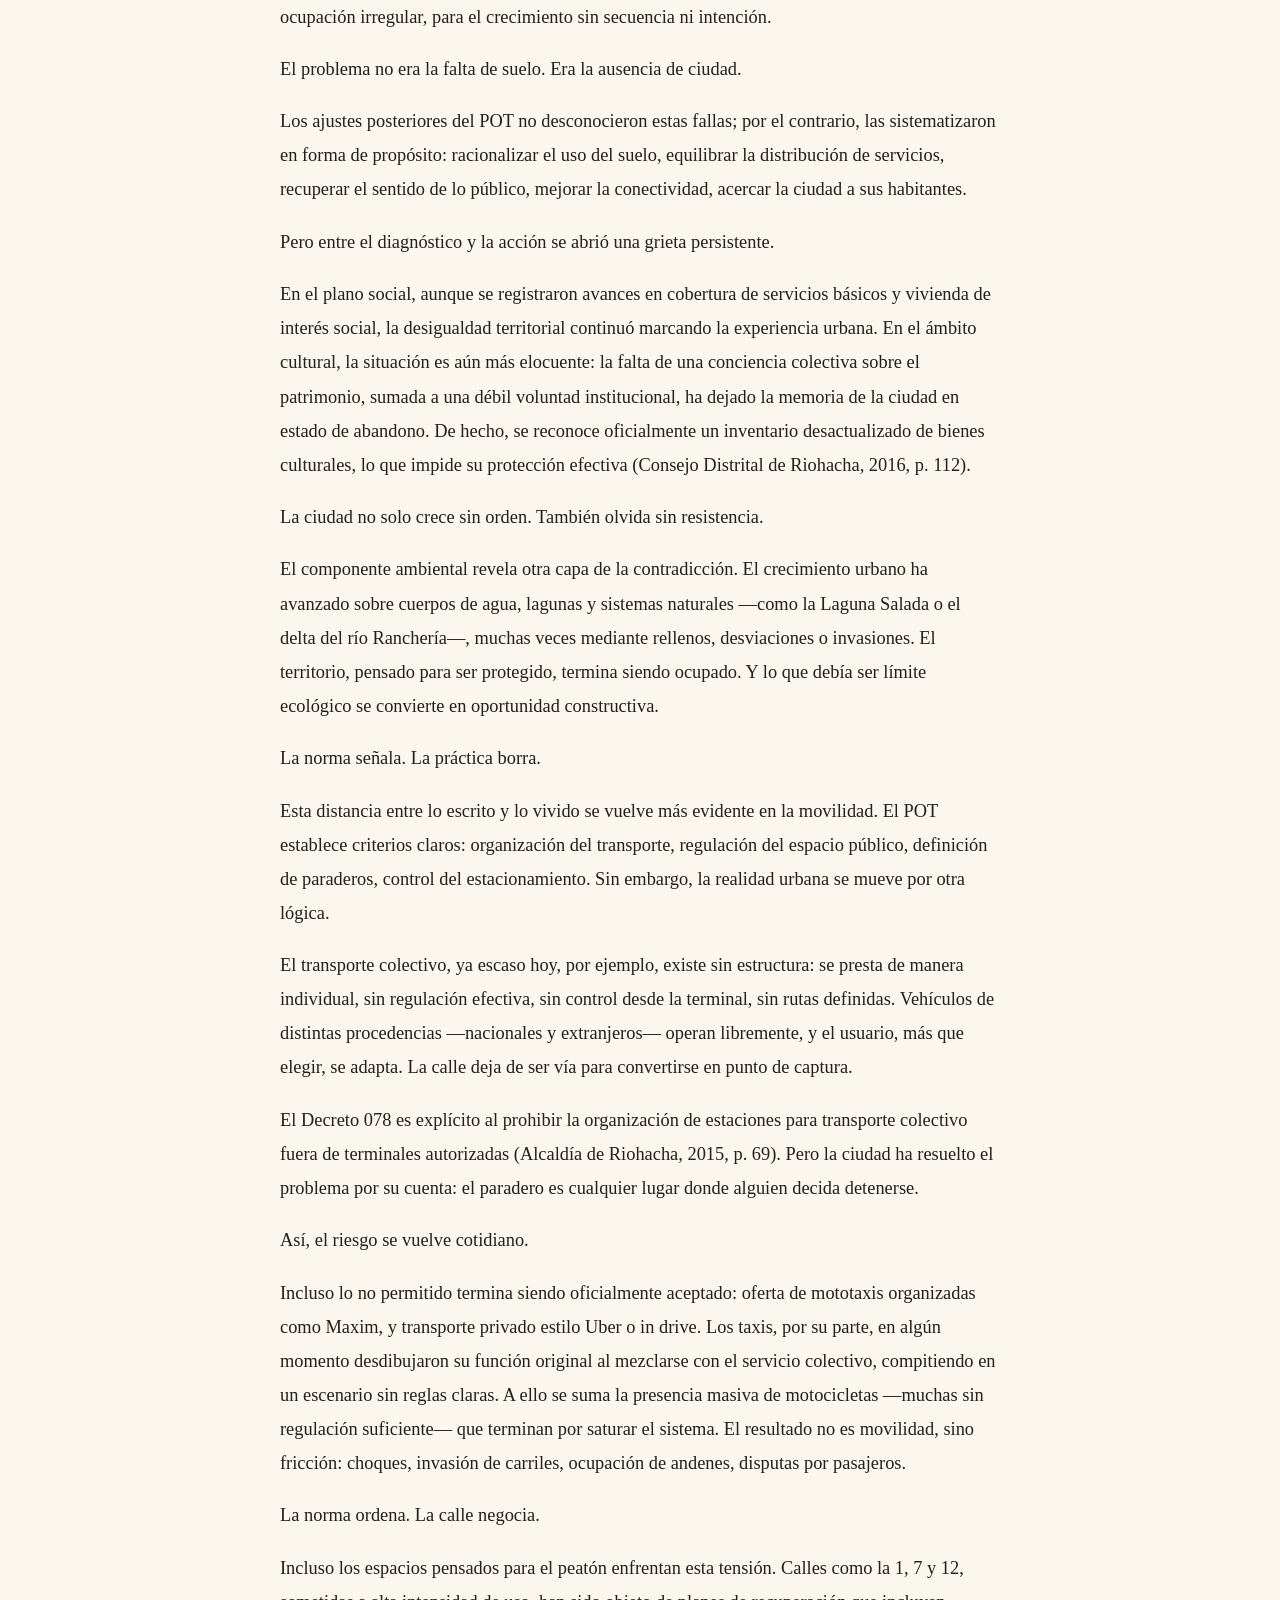
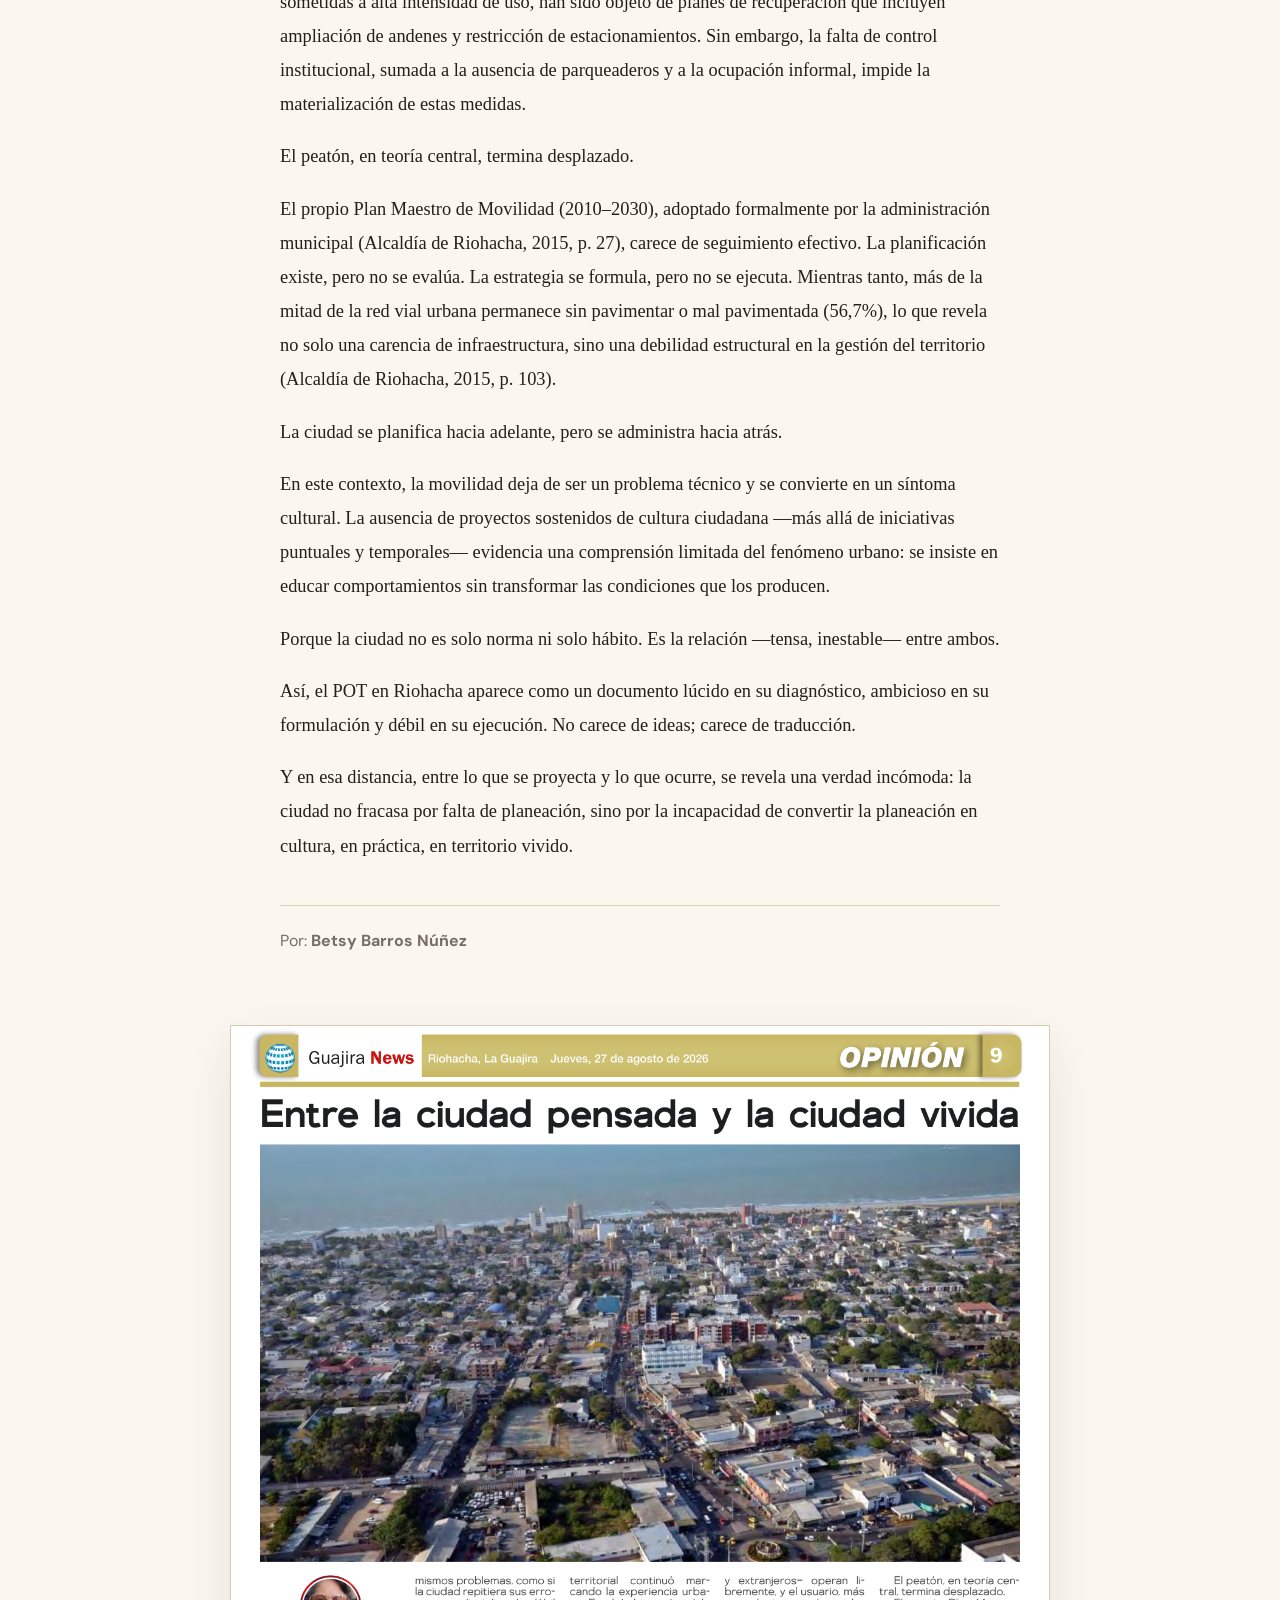
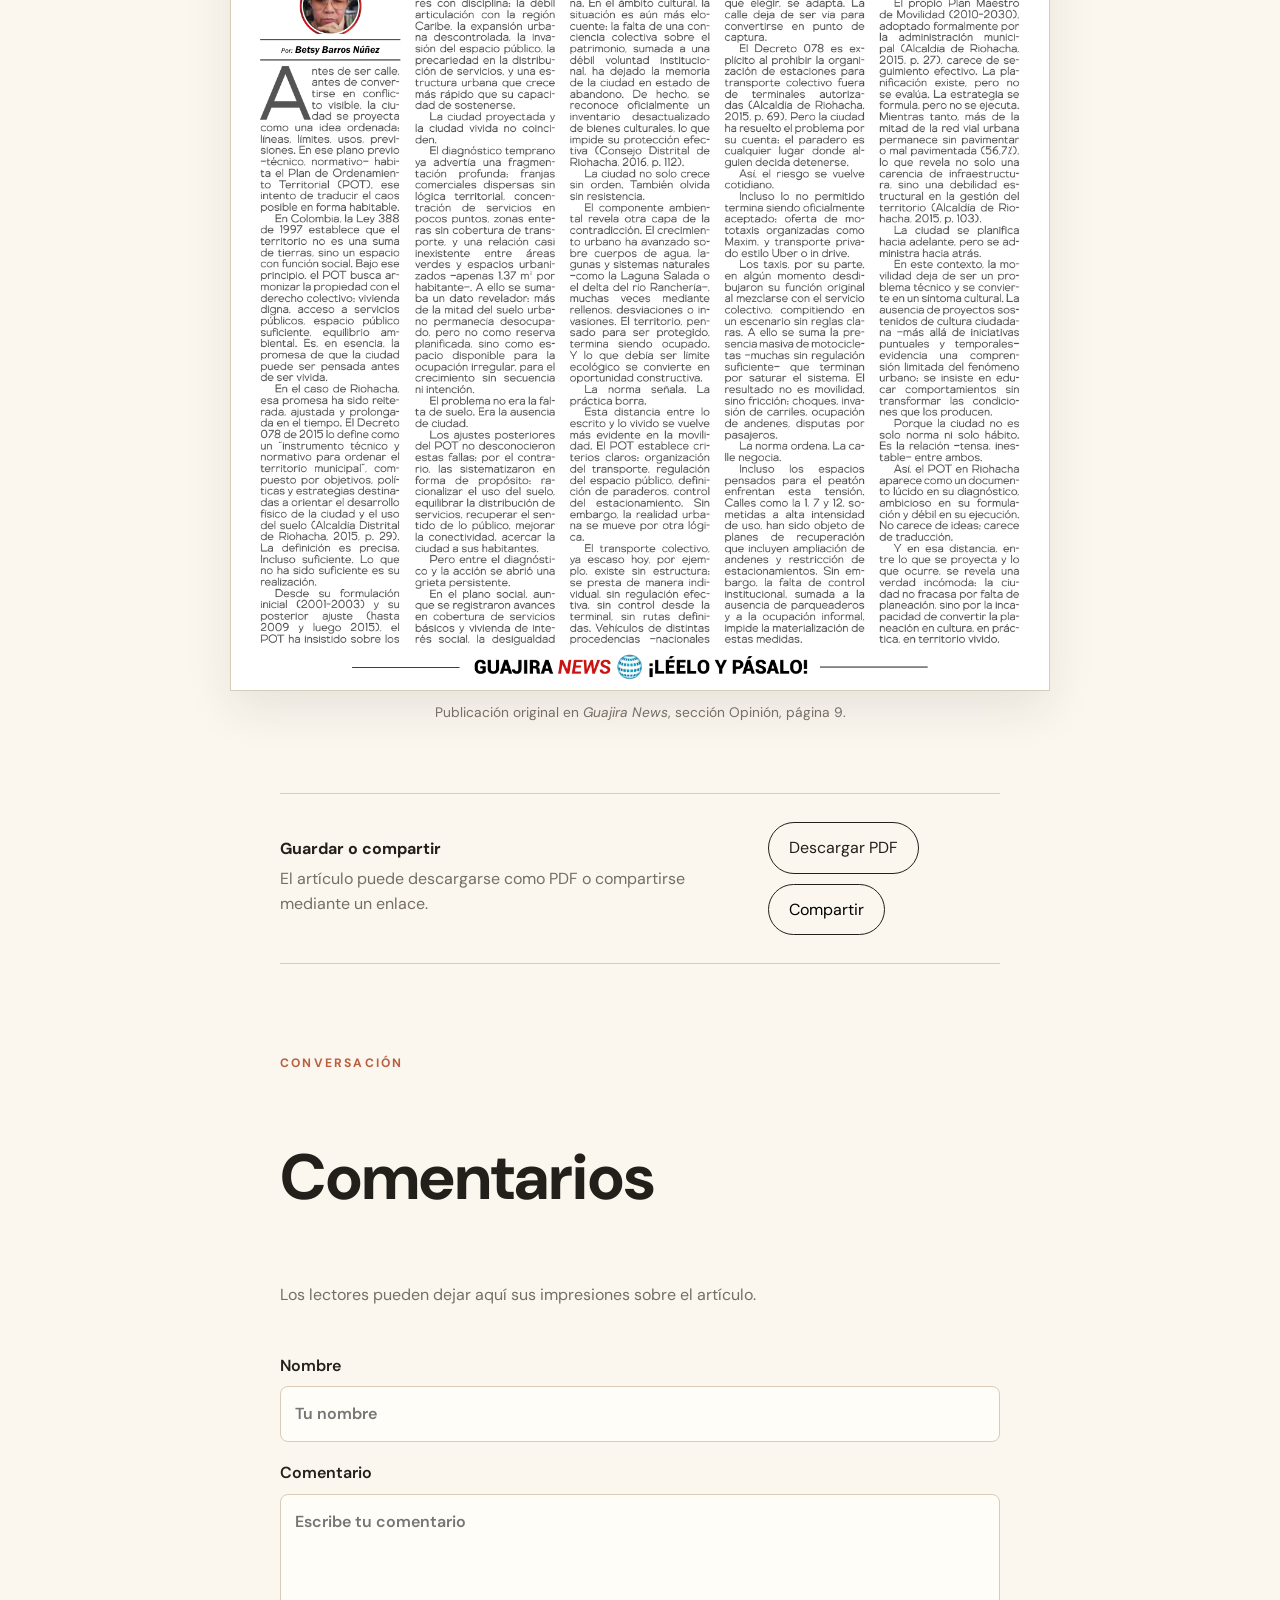
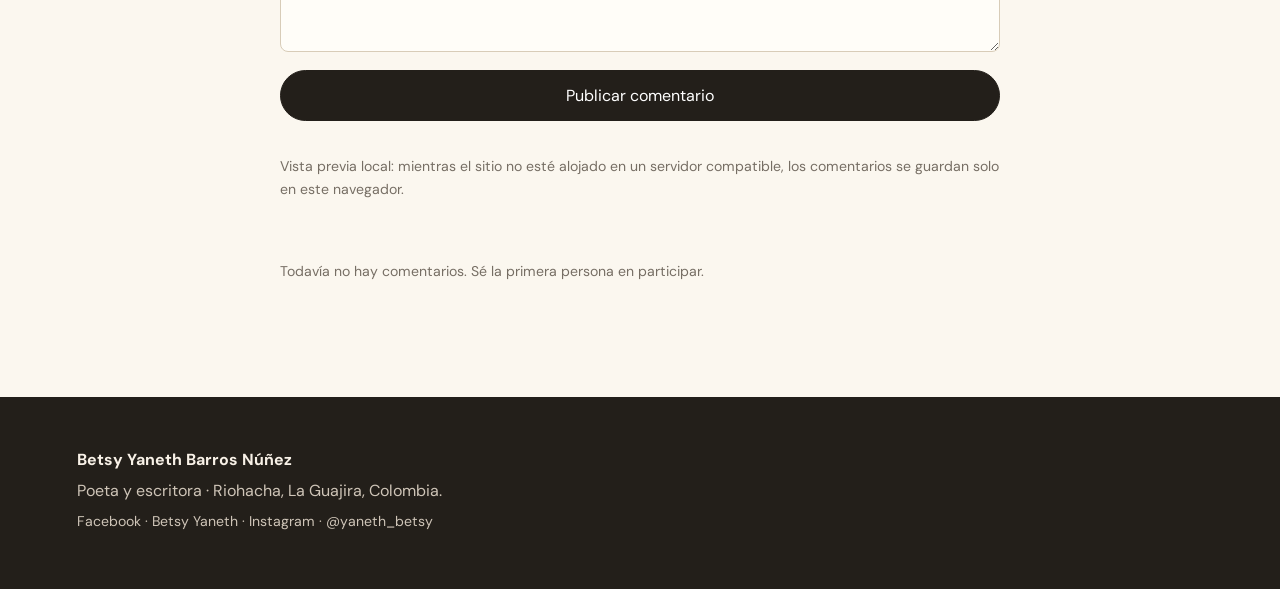
<file: entre-la-ciudad-pensada-y-la-ciudad-vivida.html>
<!DOCTYPE html>
<html lang="es"><head><meta charset="UTF-8"/><meta name="viewport" content="width=device-width, initial-scale=1.0"/>
<meta name="description" content="Entre la ciudad pensada y la ciudad vivida, artículo de opinión de Betsy Barros Núñez publicado en Guajira News el 27 de agosto de 2026."/>
<meta property="og:title" content="Entre la ciudad pensada y la ciudad vivida | Betsy Barros Núñez"/><meta property="og:description" content="Artículo de opinión publicado en Guajira News el 27 de agosto de 2026."/><meta property="og:type" content="article"/>
<link rel="canonical" href="https://betsybarros.vercel.app/entre-la-ciudad-pensada-y-la-ciudad-vivida.html" />
  <meta property="og:url" content="https://betsybarros.vercel.app/entre-la-ciudad-pensada-y-la-ciudad-vivida.html" />
  <title>Entre la ciudad pensada y la ciudad vivida | Betsy Barros Núñez</title><link rel="preconnect" href="https://fonts.googleapis.com"><link rel="preconnect" href="https://fonts.gstatic.com" crossorigin><link href="https://fonts.googleapis.com/css2?family=DM+Sans:wght@400;500;600;700&family=Libre+Caslon+Display&display=swap" rel="stylesheet"><link rel="stylesheet" href="styles.css"/></head>
<body data-article-id="entre-la-ciudad-pensada-y-la-ciudad-vivida" data-article-title="Entre la ciudad pensada y la ciudad vivida"><header class="site-header"><a class="brand" href="index.html">Betsy Yaneth Barros Núñez</a><nav class="nav"><a href="index.html#obra">Obra</a><a href="index.html#trayectoria">Trayectoria</a><a class="nav-blog" href="blog.html">Blog</a><a href="index.html#autora">Autora</a></nav></header>
<main class="article-page"><a class="back-link" href="blog.html">← Volver al blog</a><article><p class="eyebrow">Guajira News · Columna de opinión</p><h1>Entre la ciudad pensada y la ciudad vivida</h1><div class="article-meta-row"><span>27 de agosto de 2026</span><span>·</span><span>Guajira News</span><span>·</span><span>Opinión · pág. 9</span></div>
<div class="article-toolbar" aria-label="Acciones del artículo"><a class="btn primary download-btn" href="downloads/entre-la-ciudad-pensada-y-la-ciudad-vivida-betsy-barros.pdf" download>Descargar artículo en PDF ↓</a><button class="btn secondary" id="shareBtn" type="button">Compartir</button><button class="btn secondary" id="copyBtn" type="button">Copiar enlace</button></div><div class="article-content"><p class="lead">Antes de ser calle, antes de convertirse en conflicto visible, la ciudad se proyecta como una idea ordenada: líneas, límites, usos, previsiones. En ese plano previo —técnico, normativo— habita el Plan de Ordenamiento Territorial (POT), ese intento de traducir el caos posible en forma habitable.</p>
<p>En Colombia, la Ley 388 de 1997 establece que el territorio no es una suma de tierras, sino un espacio con función social. Bajo ese principio, el POT busca armonizar la propiedad con el derecho colectivo: vivienda digna, acceso a servicios públicos, espacio público suficiente, equilibrio ambiental. Es, en esencia, la promesa de que la ciudad puede ser pensada antes de ser vivida.</p>
<p>En el caso de Riohacha, esa promesa ha sido reiterada, ajustada y prolongada en el tiempo. El Decreto 078 de 2015 lo define como un “instrumento técnico y normativo para ordenar el territorio municipal”, compuesto por objetivos, políticas y estrategias destinadas a orientar el desarrollo físico de la ciudad y el uso del suelo (Alcaldía Distrital de Riohacha, 2015, p. 29). La definición es precisa. Incluso suficiente. Lo que no ha sido suficiente es su realización.</p>
<p>Desde su formulación inicial (2001–2003) y su posterior ajuste (hasta 2009 y luego 2015), el POT ha insistido sobre los mismos problemas, como si la ciudad repitiera sus errores con disciplina: la débil articulación con la región Caribe, la expansión urbana descontrolada, la invasión del espacio público, la precariedad en la distribución de servicios, y una estructura urbana que crece más rápido que su capacidad de sostenerse.</p>
<p>La ciudad proyectada y la ciudad vivida no coinciden.</p>
<p>El diagnóstico temprano ya advertía una fragmentación profunda: franjas comerciales dispersas sin lógica territorial, concentración de servicios en pocos puntos, zonas enteras sin cobertura de transporte, y una relación casi inexistente entre áreas verdes y espacios urbanizados —apenas 1,37 m² por habitante—. A ello se sumaba un dato revelador: más de la mitad del suelo urbano permanecía desocupado, pero no como reserva planificada, sino como espacio disponible para la ocupación irregular, para el crecimiento sin secuencia ni intención.</p>
<p>El problema no era la falta de suelo. Era la ausencia de ciudad.</p>
<p>Los ajustes posteriores del POT no desconocieron estas fallas; por el contrario, las sistematizaron en forma de propósito: racionalizar el uso del suelo, equilibrar la distribución de servicios, recuperar el sentido de lo público, mejorar la conectividad, acercar la ciudad a sus habitantes.</p>
<p>Pero entre el diagnóstico y la acción se abrió una grieta persistente.</p>
<p>En el plano social, aunque se registraron avances en cobertura de servicios básicos y vivienda de interés social, la desigualdad territorial continuó marcando la experiencia urbana. En el ámbito cultural, la situación es aún más elocuente: la falta de una conciencia colectiva sobre el patrimonio, sumada a una débil voluntad institucional, ha dejado la memoria de la ciudad en estado de abandono. De hecho, se reconoce oficialmente un inventario desactualizado de bienes culturales, lo que impide su protección efectiva (Consejo Distrital de Riohacha, 2016, p. 112).</p>
<p>La ciudad no solo crece sin orden. También olvida sin resistencia.</p>
<p>El componente ambiental revela otra capa de la contradicción. El crecimiento urbano ha avanzado sobre cuerpos de agua, lagunas y sistemas naturales —como la Laguna Salada o el delta del río Ranchería—, muchas veces mediante rellenos, desviaciones o invasiones. El territorio, pensado para ser protegido, termina siendo ocupado. Y lo que debía ser límite ecológico se convierte en oportunidad constructiva.</p>
<p>La norma señala. La práctica borra.</p>
<p>Esta distancia entre lo escrito y lo vivido se vuelve más evidente en la movilidad. El POT establece criterios claros: organización del transporte, regulación del espacio público, definición de paraderos, control del estacionamiento. Sin embargo, la realidad urbana se mueve por otra lógica.</p>
<p>El transporte colectivo, ya escaso hoy, por ejemplo, existe sin estructura: se presta de manera individual, sin regulación efectiva, sin control desde la terminal, sin rutas definidas. Vehículos de distintas procedencias —nacionales y extranjeros— operan libremente, y el usuario, más que elegir, se adapta. La calle deja de ser vía para convertirse en punto de captura.</p>
<p>El Decreto 078 es explícito al prohibir la organización de estaciones para transporte colectivo fuera de terminales autorizadas (Alcaldía de Riohacha, 2015, p. 69). Pero la ciudad ha resuelto el problema por su cuenta: el paradero es cualquier lugar donde alguien decida detenerse.</p>
<p>Así, el riesgo se vuelve cotidiano.</p>
<p>Incluso lo no permitido termina siendo oficialmente aceptado: oferta de mototaxis organizadas como Maxim, y transporte privado estilo Uber o in drive. Los taxis, por su parte, en algún momento desdibujaron su función original al mezclarse con el servicio colectivo, compitiendo en un escenario sin reglas claras. A ello se suma la presencia masiva de motocicletas —muchas sin regulación suficiente— que terminan por saturar el sistema. El resultado no es movilidad, sino fricción: choques, invasión de carriles, ocupación de andenes, disputas por pasajeros.</p>
<p>La norma ordena. La calle negocia.</p>
<p>Incluso los espacios pensados para el peatón enfrentan esta tensión. Calles como la 1, 7 y 12, sometidas a alta intensidad de uso, han sido objeto de planes de recuperación que incluyen ampliación de andenes y restricción de estacionamientos. Sin embargo, la falta de control institucional, sumada a la ausencia de parqueaderos y a la ocupación informal, impide la materialización de estas medidas.</p>
<p>El peatón, en teoría central, termina desplazado.</p>
<p>El propio Plan Maestro de Movilidad (2010–2030), adoptado formalmente por la administración municipal (Alcaldía de Riohacha, 2015, p. 27), carece de seguimiento efectivo. La planificación existe, pero no se evalúa. La estrategia se formula, pero no se ejecuta. Mientras tanto, más de la mitad de la red vial urbana permanece sin pavimentar o mal pavimentada (56,7%), lo que revela no solo una carencia de infraestructura, sino una debilidad estructural en la gestión del territorio (Alcaldía de Riohacha, 2015, p. 103).</p>
<p>La ciudad se planifica hacia adelante, pero se administra hacia atrás.</p>
<p>En este contexto, la movilidad deja de ser un problema técnico y se convierte en un síntoma cultural. La ausencia de proyectos sostenidos de cultura ciudadana —más allá de iniciativas puntuales y temporales— evidencia una comprensión limitada del fenómeno urbano: se insiste en educar comportamientos sin transformar las condiciones que los producen.</p>
<p>Porque la ciudad no es solo norma ni solo hábito. Es la relación —tensa, inestable— entre ambos.</p>
<p>Así, el POT en Riohacha aparece como un documento lúcido en su diagnóstico, ambicioso en su formulación y débil en su ejecución. No carece de ideas; carece de traducción.</p>
<p>Y en esa distancia, entre lo que se proyecta y lo que ocurre, se revela una verdad incómoda: la ciudad no fracasa por falta de planeación, sino por la incapacidad de convertir la planeación en cultura, en práctica, en territorio vivido.</p>
<p class="article-byline">Por: <strong>Betsy Barros Núñez</strong></p></div><figure class="original-clipping"><img src="assets/entre-la-ciudad-pensada-y-la-ciudad-vivida-guajira-news.png" alt="Página original de Entre la ciudad pensada y la ciudad vivida publicada en Guajira News"/><figcaption>Publicación original en <em>Guajira News</em>, sección Opinión, página 9.</figcaption></figure><div class="share-panel"><div><strong>Guardar o compartir</strong><p>El artículo puede descargarse como PDF o compartirse mediante un enlace.</p></div><div class="share-actions"><a class="btn secondary" href="downloads/entre-la-ciudad-pensada-y-la-ciudad-vivida-betsy-barros.pdf" download>Descargar PDF</a><button class="btn secondary" id="shareBtnBottom" type="button">Compartir</button></div></div></article>
<section class="comments-section" id="comentarios"><div class="section-heading"><p class="eyebrow">Conversación</p><h2>Comentarios</h2><p>Los lectores pueden dejar aquí sus impresiones sobre el artículo.</p></div><form id="commentForm" class="comment-form"><label>Nombre<input id="commentName" required maxlength="60" placeholder="Tu nombre" autocomplete="name"/></label><label>Comentario<textarea id="commentText" required maxlength="1200" rows="5" placeholder="Escribe tu comentario"></textarea></label><label class="hp-field" aria-hidden="true">Sitio web<input id="commentWebsite" tabindex="-1" autocomplete="off"/></label><button class="btn primary" type="submit">Publicar comentario</button><p id="commentStatus" class="demo-note" role="status"></p></form><div id="commentsList" class="comments-list" aria-live="polite"></div></section></main><footer class="footer"><div><strong>Betsy Yaneth Barros Núñez</strong><p>Poeta y escritora · Riohacha, La Guajira, Colombia.</p><p class="demo-note"><a href="https://facebook.com/betsy.yaneth.5" target="_blank" rel="noopener noreferrer">Facebook · Betsy Yaneth</a> · <a href="https://www.instagram.com/yaneth_betsy/" target="_blank" rel="noopener noreferrer">Instagram · @yaneth_betsy</a></p></div></footer><script src="script.js"></script></body></html>
</file>
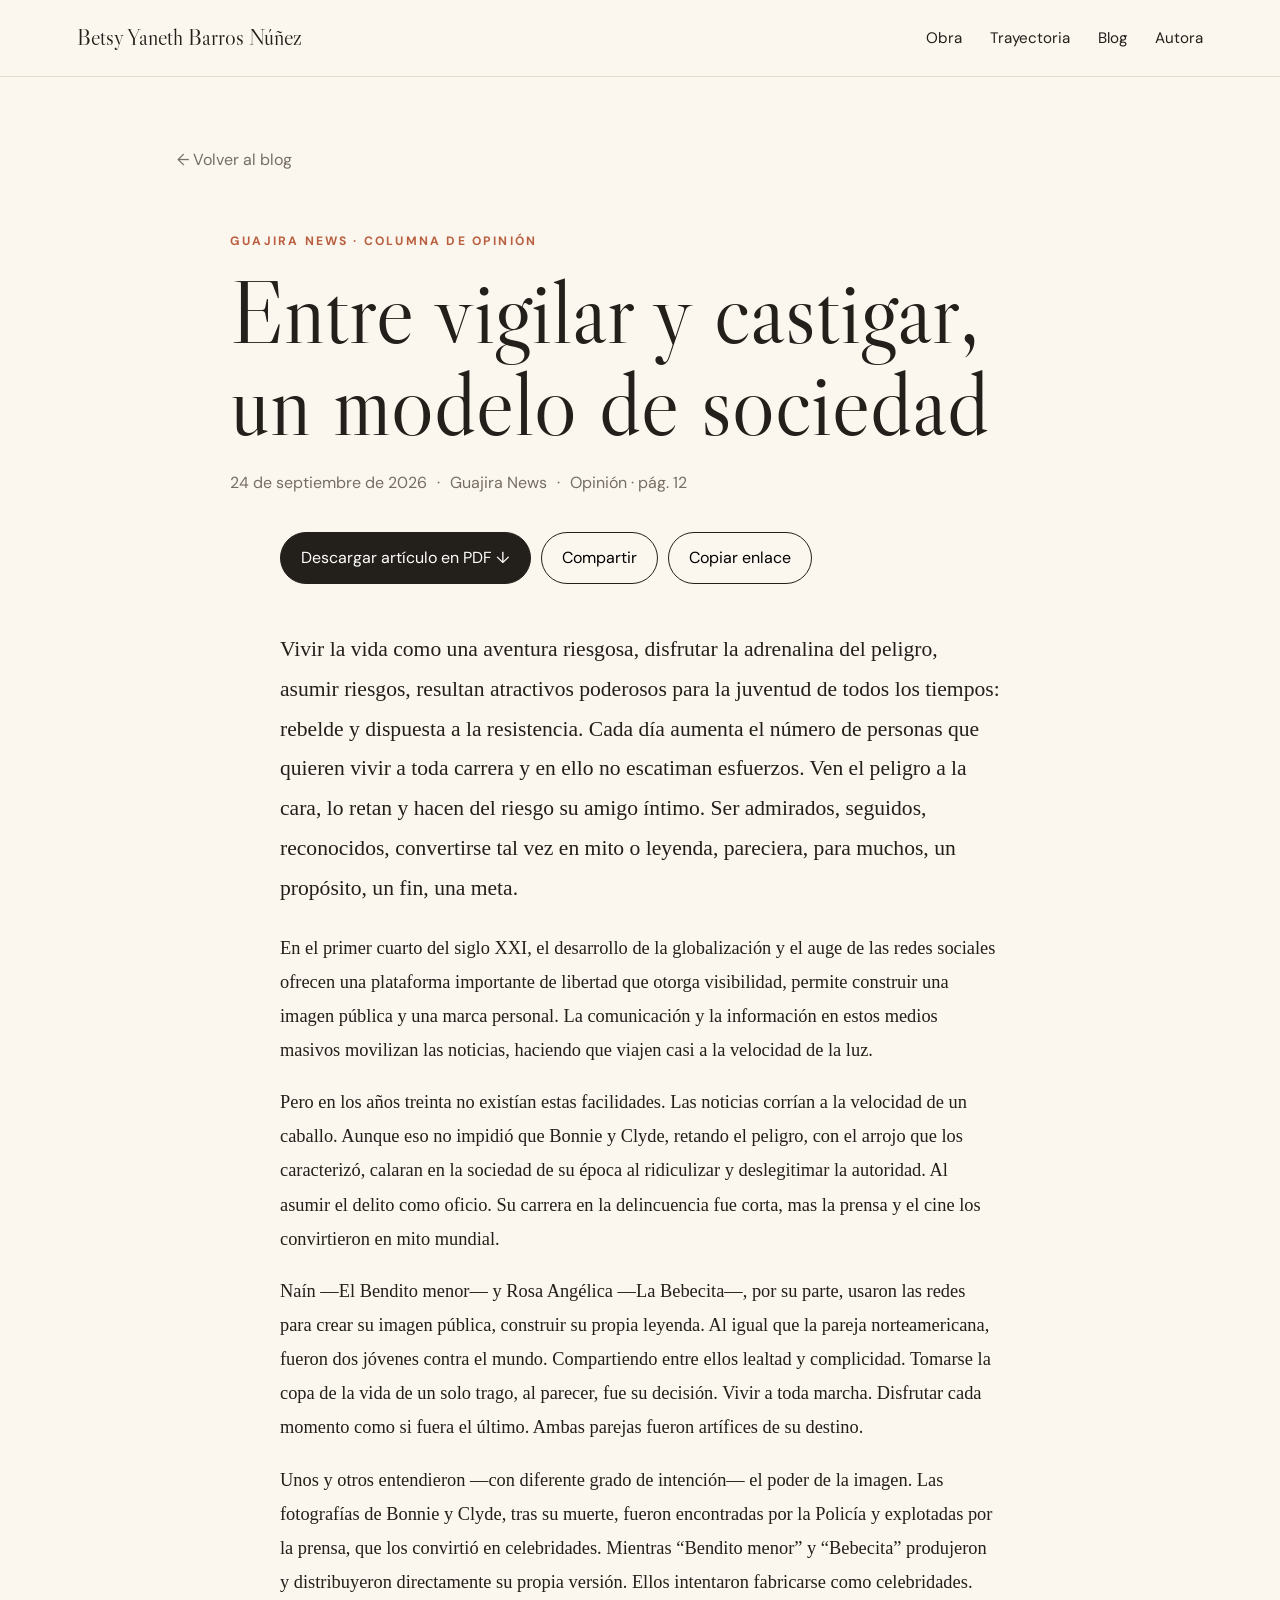
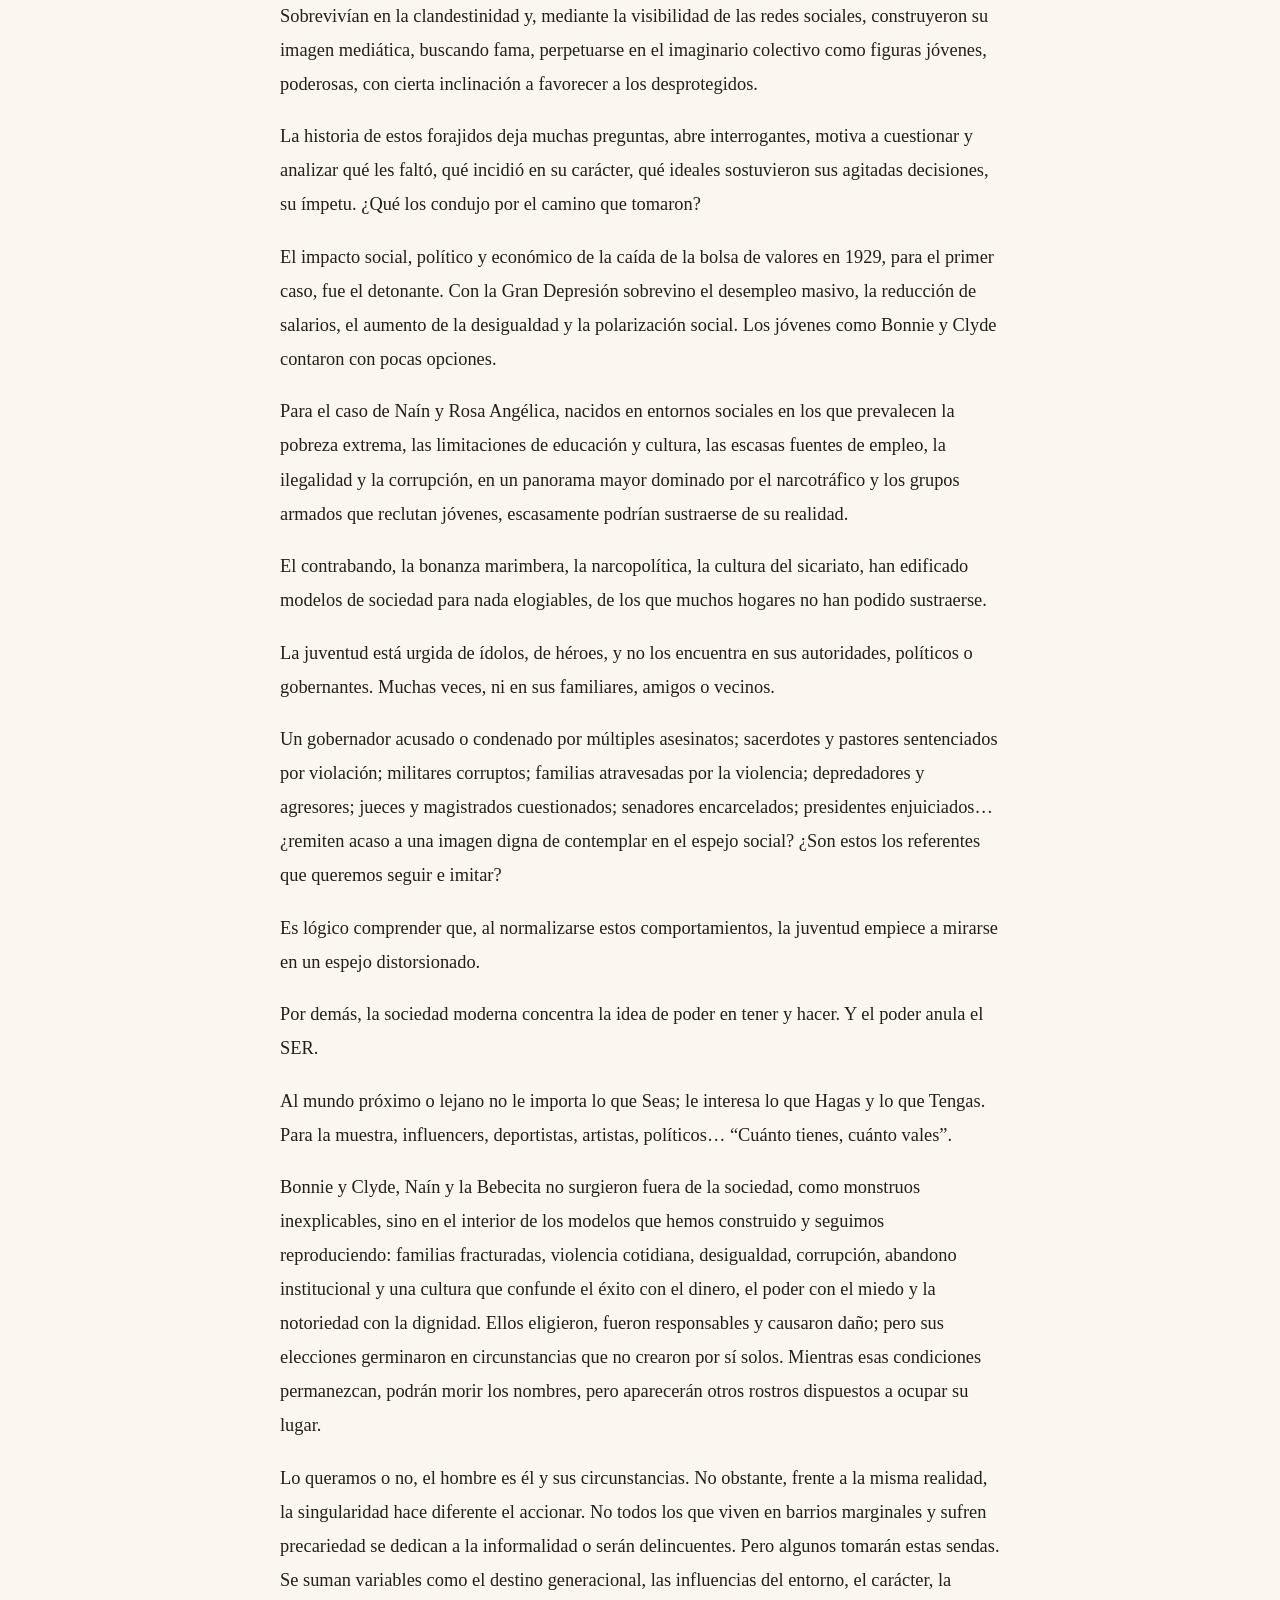
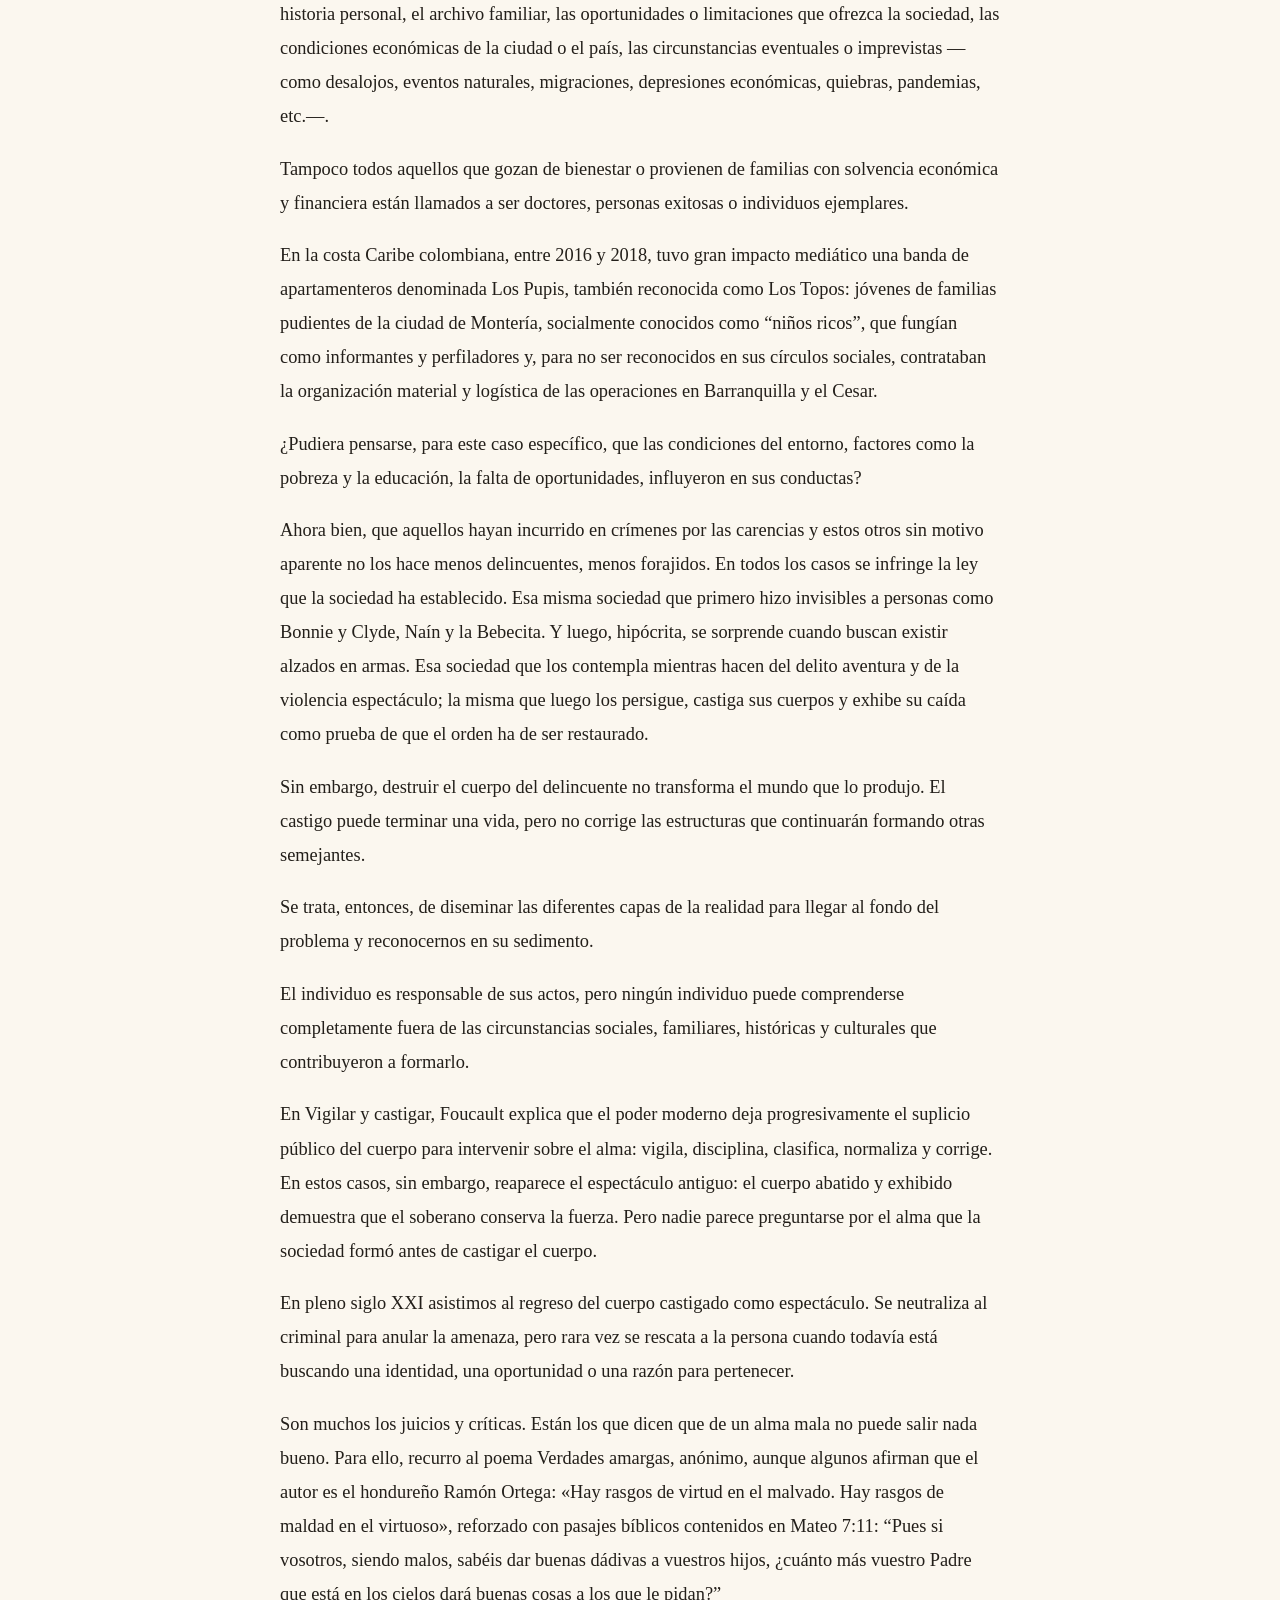
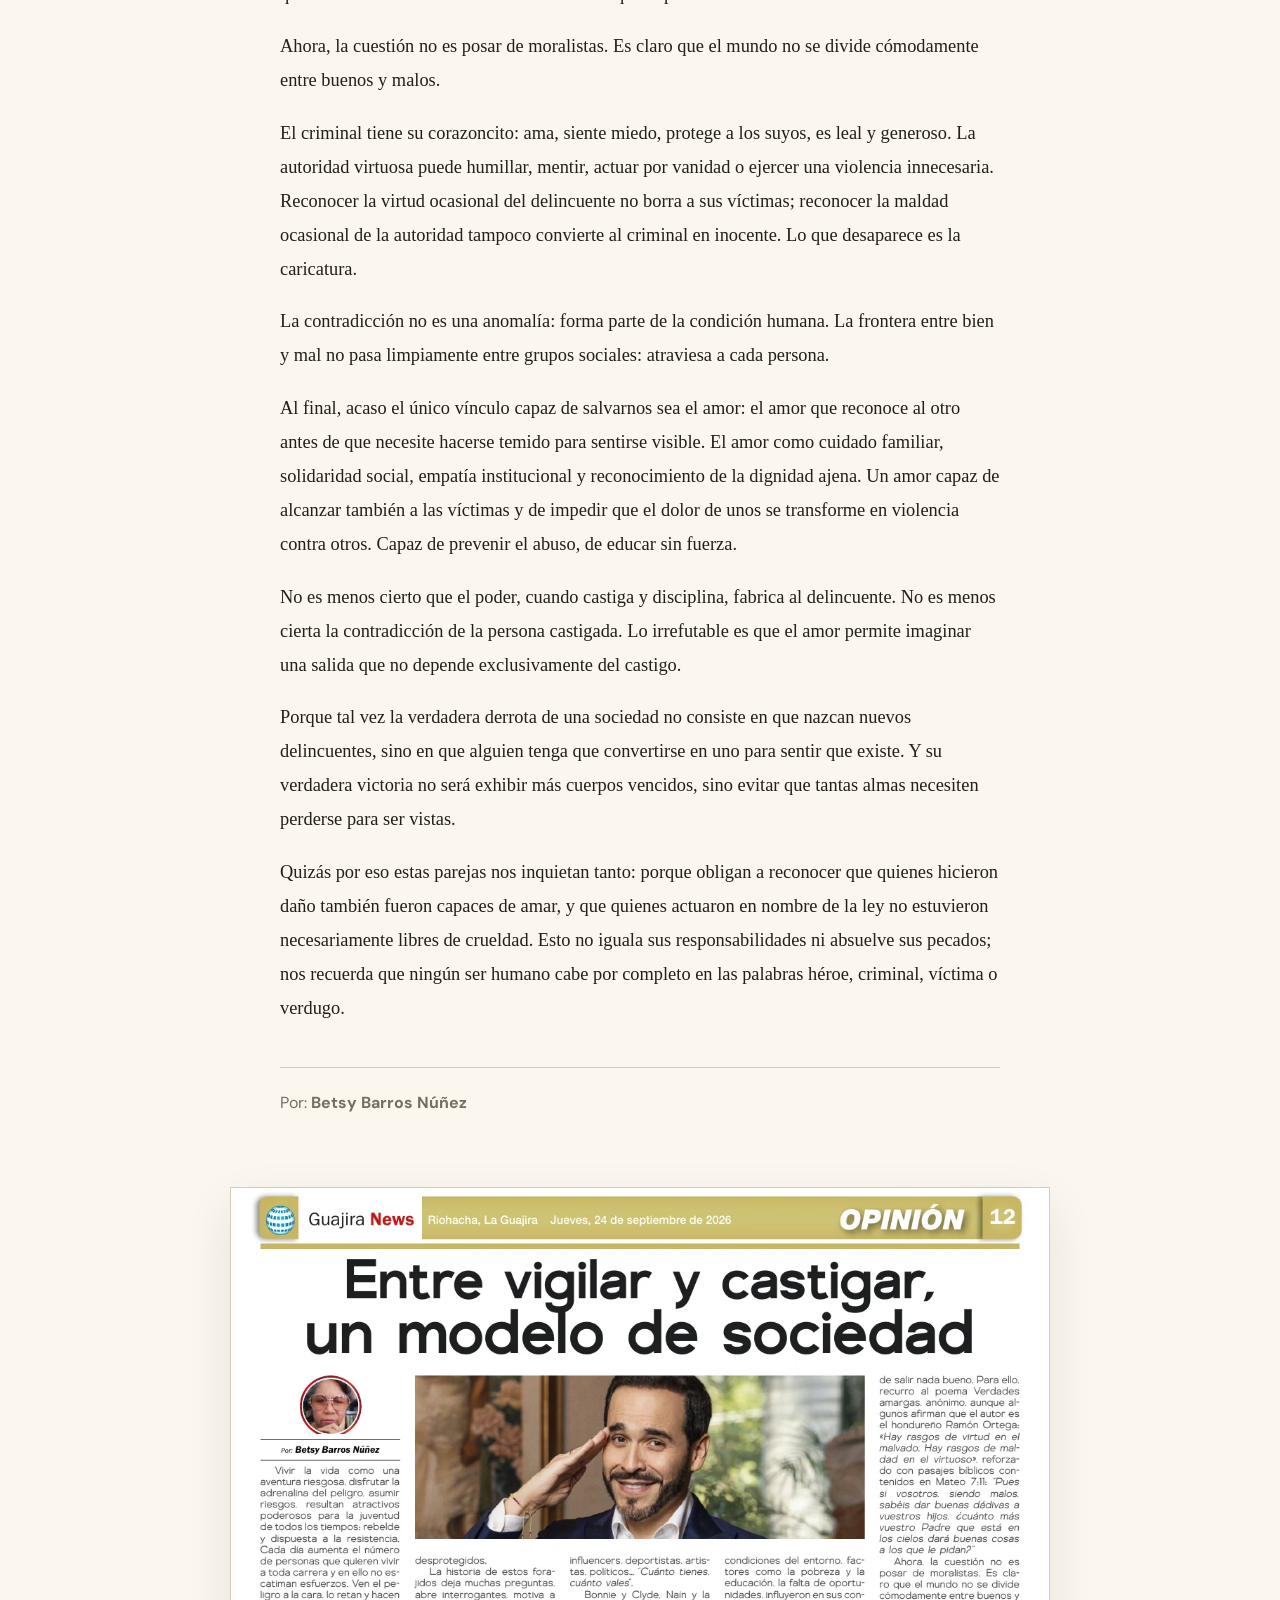
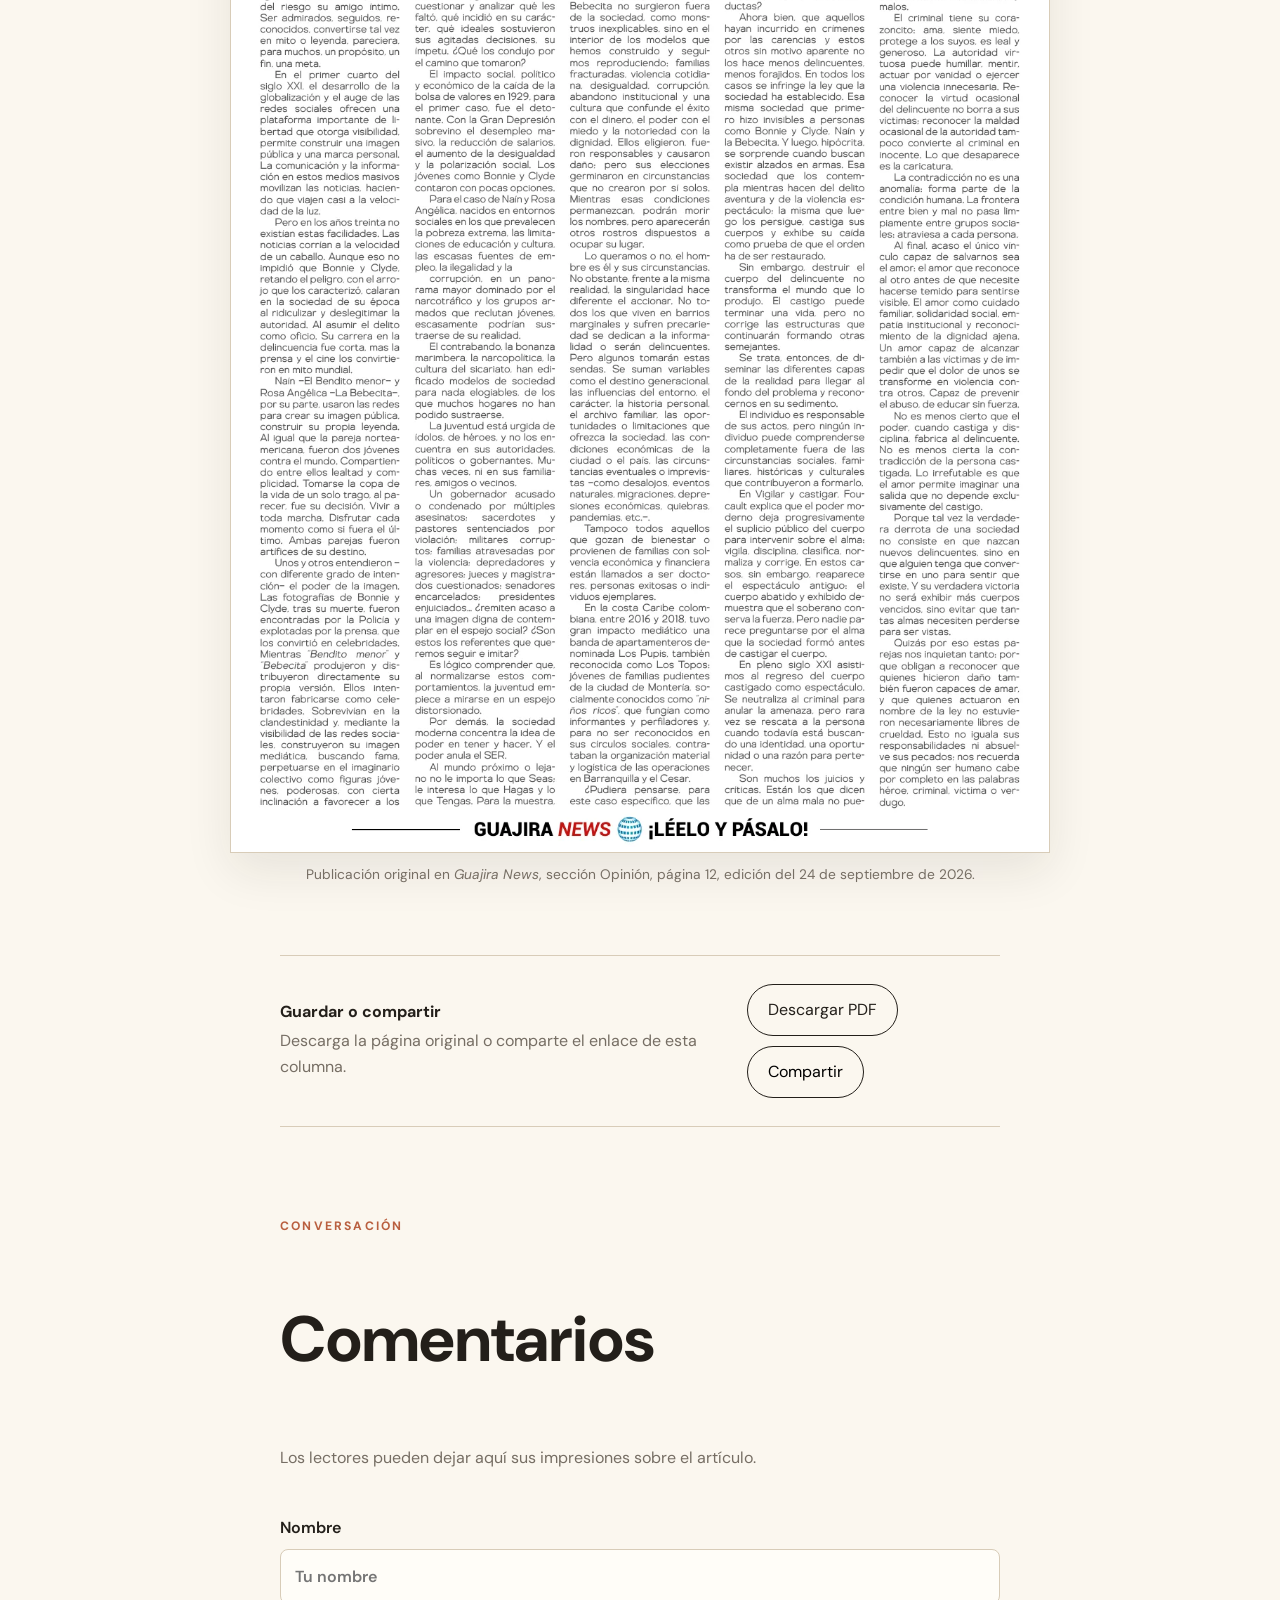
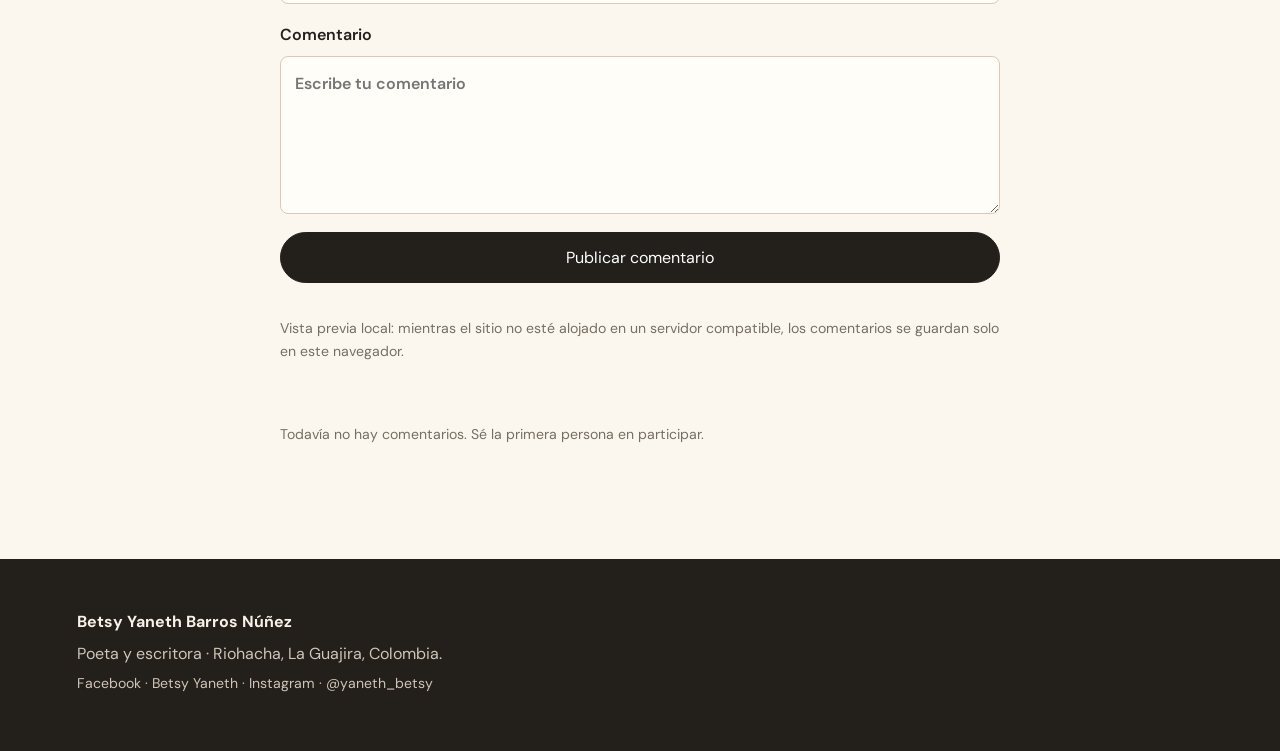
<file: entre-vigilar-y-castigar-un-modelo-de-sociedad.html>
<!DOCTYPE html>
<html lang="es">
<head>
  <meta charset="UTF-8" />
  <meta name="viewport" content="width=device-width, initial-scale=1.0" />
  <meta name="description" content="Entre vigilar y castigar, un modelo de sociedad, artículo de opinión de Betsy Barros Núñez publicado en Guajira News el 24 de septiembre de 2026." />
  <meta property="og:title" content="Entre vigilar y castigar, un modelo de sociedad | Betsy Barros Núñez" />
  <meta property="og:description" content="Una reflexión sobre la atracción del riesgo, la exposición pública y la complejidad de juzgar la conducta humana." />
  <meta property="og:type" content="article" />
  <meta property="og:image" content="https://betsybarros.vercel.app/assets/entre-vigilar-y-castigar-un-modelo-de-sociedad-guajira-news.webp" />
  <link rel="canonical" href="https://betsybarros.vercel.app/entre-vigilar-y-castigar-un-modelo-de-sociedad.html" />
  <meta property="og:url" content="https://betsybarros.vercel.app/entre-vigilar-y-castigar-un-modelo-de-sociedad.html" />
  <title>Entre vigilar y castigar, un modelo de sociedad | Betsy Barros Núñez</title>
  <link rel="preconnect" href="https://fonts.googleapis.com">
  <link rel="preconnect" href="https://fonts.gstatic.com" crossorigin>
  <link href="https://fonts.googleapis.com/css2?family=DM+Sans:wght@400;500;600;700&family=Libre+Caslon+Display&display=swap" rel="stylesheet">
  <link rel="stylesheet" href="styles.css" />
</head>
<body data-article-id="entre-vigilar-y-castigar-un-modelo-de-sociedad" data-article-title="Entre vigilar y castigar, un modelo de sociedad">
  <header class="site-header">
    <a class="brand" href="index.html">Betsy Yaneth Barros Núñez</a>
    <nav class="nav"><a href="index.html#obra">Obra</a><a href="index.html#trayectoria">Trayectoria</a><a class="nav-blog" href="blog.html">Blog</a><a href="index.html#autora">Autora</a></nav>
  </header>
  <main class="article-page">
    <a class="back-link" href="blog.html">← Volver al blog</a>
    <article>
      <p class="eyebrow">Guajira News · Columna de opinión</p>
      <h1>Entre vigilar y castigar, un modelo de sociedad</h1>
      <div class="article-meta-row"><span>24 de septiembre de 2026</span><span>·</span><span>Guajira News</span><span>·</span><span>Opinión · pág. 12</span></div>
      <div class="article-toolbar" aria-label="Acciones del artículo">
        <a class="btn primary download-btn" href="downloads/entre-vigilar-y-castigar-un-modelo-de-sociedad-betsy-barros.pdf" download>Descargar artículo en PDF ↓</a>
        <button class="btn secondary" id="shareBtn" type="button">Compartir</button>
        <button class="btn secondary" id="copyBtn" type="button">Copiar enlace</button>
      </div>
      <div class="article-content">
<p class="lead">Vivir la vida como una aventura riesgosa, disfrutar la adrenalina del peligro, asumir riesgos, resultan atractivos poderosos para la juventud de todos los tiempos: rebelde y dispuesta a la resistencia. Cada día aumenta el número de personas que quieren vivir a toda carrera y en ello no escatiman esfuerzos. Ven el peligro a la cara, lo retan y hacen del riesgo su amigo íntimo. Ser admirados, seguidos, reconocidos, convertirse tal vez en mito o leyenda, pareciera, para muchos, un propósito, un fin, una meta.</p>
        <p>En el primer cuarto del siglo XXI, el desarrollo de la globalización y el auge de las redes sociales ofrecen una plataforma importante de libertad que otorga visibilidad, permite construir una imagen pública y una marca personal. La comunicación y la información en estos medios masivos movilizan las noticias, haciendo que viajen casi a la velocidad de la luz.</p>
        <p>Pero en los años treinta no existían estas facilidades. Las noticias corrían a la velocidad de un caballo. Aunque eso no impidió que Bonnie y Clyde, retando el peligro, con el arrojo que los caracterizó, calaran en la sociedad de su época al ridiculizar y deslegitimar la autoridad. Al asumir el delito como oficio. Su carrera en la delincuencia fue corta, mas la prensa y el cine los convirtieron en mito mundial.</p>
        <p>Naín —El Bendito menor— y Rosa Angélica —La Bebecita—, por su parte, usaron las redes para crear su imagen pública, construir su propia leyenda. Al igual que la pareja norteamericana, fueron dos jóvenes contra el mundo. Compartiendo entre ellos lealtad y complicidad. Tomarse la copa de la vida de un solo trago, al parecer, fue su decisión. Vivir a toda marcha. Disfrutar cada momento como si fuera el último. Ambas parejas fueron artífices de su destino.</p>
        <p>Unos y otros entendieron —con diferente grado de intención— el poder de la imagen. Las fotografías de Bonnie y Clyde, tras su muerte, fueron encontradas por la Policía y explotadas por la prensa, que los convirtió en celebridades. Mientras “Bendito menor” y “Bebecita” produjeron y distribuyeron directamente su propia versión. Ellos intentaron fabricarse como celebridades. Sobrevivían en la clandestinidad y, mediante la visibilidad de las redes sociales, construyeron su imagen mediática, buscando fama, perpetuarse en el imaginario colectivo como figuras jóvenes, poderosas, con cierta inclinación a favorecer a los desprotegidos.</p>
        <p>La historia de estos forajidos deja muchas preguntas, abre interrogantes, motiva a cuestionar y analizar qué les faltó, qué incidió en su carácter, qué ideales sostuvieron sus agitadas decisiones, su ímpetu. ¿Qué los condujo por el camino que tomaron?</p>
        <p>El impacto social, político y económico de la caída de la bolsa de valores en 1929, para el primer caso, fue el detonante. Con la Gran Depresión sobrevino el desempleo masivo, la reducción de salarios, el aumento de la desigualdad y la polarización social. Los jóvenes como Bonnie y Clyde contaron con pocas opciones.</p>
        <p>Para el caso de Naín y Rosa Angélica, nacidos en entornos sociales en los que prevalecen la pobreza extrema, las limitaciones de educación y cultura, las escasas fuentes de empleo, la ilegalidad y la corrupción, en un panorama mayor dominado por el narcotráfico y los grupos armados que reclutan jóvenes, escasamente podrían sustraerse de su realidad.</p>
        <p>El contrabando, la bonanza marimbera, la narcopolítica, la cultura del sicariato, han edificado modelos de sociedad para nada elogiables, de los que muchos hogares no han podido sustraerse.</p>
        <p>La juventud está urgida de ídolos, de héroes, y no los encuentra en sus autoridades, políticos o gobernantes. Muchas veces, ni en sus familiares, amigos o vecinos.</p>
        <p>Un gobernador acusado o condenado por múltiples asesinatos; sacerdotes y pastores sentenciados por violación; militares corruptos; familias atravesadas por la violencia; depredadores y agresores; jueces y magistrados cuestionados; senadores encarcelados; presidentes enjuiciados… ¿remiten acaso a una imagen digna de contemplar en el espejo social? ¿Son estos los referentes que queremos seguir e imitar?</p>
        <p>Es lógico comprender que, al normalizarse estos comportamientos, la juventud empiece a mirarse en un espejo distorsionado.</p>
        <p>Por demás, la sociedad moderna concentra la idea de poder en tener y hacer. Y el poder anula el SER.</p>
        <p>Al mundo próximo o lejano no le importa lo que Seas; le interesa lo que Hagas y lo que Tengas. Para la muestra, influencers, deportistas, artistas, políticos… “Cuánto tienes, cuánto vales”.</p>
        <p>Bonnie y Clyde, Naín y la Bebecita no surgieron fuera de la sociedad, como monstruos inexplicables, sino en el interior de los modelos que hemos construido y seguimos reproduciendo: familias fracturadas, violencia cotidiana, desigualdad, corrupción, abandono institucional y una cultura que confunde el éxito con el dinero, el poder con el miedo y la notoriedad con la dignidad. Ellos eligieron, fueron responsables y causaron daño; pero sus elecciones germinaron en circunstancias que no crearon por sí solos. Mientras esas condiciones permanezcan, podrán morir los nombres, pero aparecerán otros rostros dispuestos a ocupar su lugar.</p>
        <p>Lo queramos o no, el hombre es él y sus circunstancias. No obstante, frente a la misma realidad, la singularidad hace diferente el accionar. No todos los que viven en barrios marginales y sufren precariedad se dedican a la informalidad o serán delincuentes. Pero algunos tomarán estas sendas. Se suman variables como el destino generacional, las influencias del entorno, el carácter, la historia personal, el archivo familiar, las oportunidades o limitaciones que ofrezca la sociedad, las condiciones económicas de la ciudad o el país, las circunstancias eventuales o imprevistas —como desalojos, eventos naturales, migraciones, depresiones económicas, quiebras, pandemias, etc.—.</p>
        <p>Tampoco todos aquellos que gozan de bienestar o provienen de familias con solvencia económica y financiera están llamados a ser doctores, personas exitosas o individuos ejemplares.</p>
        <p>En la costa Caribe colombiana, entre 2016 y 2018, tuvo gran impacto mediático una banda de apartamenteros denominada Los Pupis, también reconocida como Los Topos: jóvenes de familias pudientes de la ciudad de Montería, socialmente conocidos como “niños ricos”, que fungían como informantes y perfiladores y, para no ser reconocidos en sus círculos sociales, contrataban la organización material y logística de las operaciones en Barranquilla y el Cesar.</p>
        <p>¿Pudiera pensarse, para este caso específico, que las condiciones del entorno, factores como la pobreza y la educación, la falta de oportunidades, influyeron en sus conductas?</p>
        <p>Ahora bien, que aquellos hayan incurrido en crímenes por las carencias y estos otros sin motivo aparente no los hace menos delincuentes, menos forajidos. En todos los casos se infringe la ley que la sociedad ha establecido. Esa misma sociedad que primero hizo invisibles a personas como Bonnie y Clyde, Naín y la Bebecita. Y luego, hipócrita, se sorprende cuando buscan existir alzados en armas. Esa sociedad que los contempla mientras hacen del delito aventura y de la violencia espectáculo; la misma que luego los persigue, castiga sus cuerpos y exhibe su caída como prueba de que el orden ha de ser restaurado.</p>
        <p>Sin embargo, destruir el cuerpo del delincuente no transforma el mundo que lo produjo. El castigo puede terminar una vida, pero no corrige las estructuras que continuarán formando otras semejantes.</p>
        <p>Se trata, entonces, de diseminar las diferentes capas de la realidad para llegar al fondo del problema y reconocernos en su sedimento.</p>
        <p>El individuo es responsable de sus actos, pero ningún individuo puede comprenderse completamente fuera de las circunstancias sociales, familiares, históricas y culturales que contribuyeron a formarlo.</p>
        <p>En Vigilar y castigar, Foucault explica que el poder moderno deja progresivamente el suplicio público del cuerpo para intervenir sobre el alma: vigila, disciplina, clasifica, normaliza y corrige. En estos casos, sin embargo, reaparece el espectáculo antiguo: el cuerpo abatido y exhibido demuestra que el soberano conserva la fuerza. Pero nadie parece preguntarse por el alma que la sociedad formó antes de castigar el cuerpo.</p>
        <p>En pleno siglo XXI asistimos al regreso del cuerpo castigado como espectáculo. Se neutraliza al criminal para anular la amenaza, pero rara vez se rescata a la persona cuando todavía está buscando una identidad, una oportunidad o una razón para pertenecer.</p>
        <p>Son muchos los juicios y críticas. Están los que dicen que de un alma mala no puede salir nada bueno. Para ello, recurro al poema Verdades amargas, anónimo, aunque algunos afirman que el autor es el hondureño Ramón Ortega: «Hay rasgos de virtud en el malvado. Hay rasgos de maldad en el virtuoso», reforzado con pasajes bíblicos contenidos en Mateo 7:11: “Pues si vosotros, siendo malos, sabéis dar buenas dádivas a vuestros hijos, ¿cuánto más vuestro Padre que está en los cielos dará buenas cosas a los que le pidan?”</p>
        <p>Ahora, la cuestión no es posar de moralistas. Es claro que el mundo no se divide cómodamente entre buenos y malos.</p>
        <p>El criminal tiene su corazoncito: ama, siente miedo, protege a los suyos, es leal y generoso. La autoridad virtuosa puede humillar, mentir, actuar por vanidad o ejercer una violencia innecesaria. Reconocer la virtud ocasional del delincuente no borra a sus víctimas; reconocer la maldad ocasional de la autoridad tampoco convierte al criminal en inocente. Lo que desaparece es la caricatura.</p>
        <p>La contradicción no es una anomalía: forma parte de la condición humana. La frontera entre bien y mal no pasa limpiamente entre grupos sociales: atraviesa a cada persona.</p>
        <p>Al final, acaso el único vínculo capaz de salvarnos sea el amor: el amor que reconoce al otro antes de que necesite hacerse temido para sentirse visible. El amor como cuidado familiar, solidaridad social, empatía institucional y reconocimiento de la dignidad ajena. Un amor capaz de alcanzar también a las víctimas y de impedir que el dolor de unos se transforme en violencia contra otros. Capaz de prevenir el abuso, de educar sin fuerza.</p>
        <p>No es menos cierto que el poder, cuando castiga y disciplina, fabrica al delincuente. No es menos cierta la contradicción de la persona castigada. Lo irrefutable es que el amor permite imaginar una salida que no depende exclusivamente del castigo.</p>
        <p>Porque tal vez la verdadera derrota de una sociedad no consiste en que nazcan nuevos delincuentes, sino en que alguien tenga que convertirse en uno para sentir que existe. Y su verdadera victoria no será exhibir más cuerpos vencidos, sino evitar que tantas almas necesiten perderse para ser vistas.</p>
        <p>Quizás por eso estas parejas nos inquietan tanto: porque obligan a reconocer que quienes hicieron daño también fueron capaces de amar, y que quienes actuaron en nombre de la ley no estuvieron necesariamente libres de crueldad. Esto no iguala sus responsabilidades ni absuelve sus pecados; nos recuerda que ningún ser humano cabe por completo en las palabras héroe, criminal, víctima o verdugo.</p>
        <p class="article-byline">Por: <strong>Betsy Barros Núñez</strong></p>
      </div>
      <figure class="original-clipping"><img src="assets/entre-vigilar-y-castigar-un-modelo-de-sociedad-guajira-news.webp" alt="Página 12 original de Entre vigilar y castigar, un modelo de sociedad en Guajira News" /><figcaption>Publicación original en <em>Guajira News</em>, sección Opinión, página 12, edición del 24 de septiembre de 2026.</figcaption></figure>
      <div class="share-panel"><div><strong>Guardar o compartir</strong><p>Descarga la página original o comparte el enlace de esta columna.</p></div><div class="share-actions"><a class="btn secondary" href="downloads/entre-vigilar-y-castigar-un-modelo-de-sociedad-betsy-barros.pdf" download>Descargar PDF</a><button class="btn secondary" id="shareBtnBottom" type="button">Compartir</button></div></div>
      
    </article>
    <section class="comments-section" id="comentarios">
      <div class="section-heading"><p class="eyebrow">Conversación</p><h2>Comentarios</h2><p>Los lectores pueden dejar aquí sus impresiones sobre el artículo.</p></div>
      <form id="commentForm" class="comment-form">
        <label>Nombre<input id="commentName" required maxlength="60" placeholder="Tu nombre" autocomplete="name" /></label>
        <label>Comentario<textarea id="commentText" required maxlength="1200" rows="5" placeholder="Escribe tu comentario"></textarea></label>
        <label class="hp-field" aria-hidden="true">Sitio web<input id="commentWebsite" tabindex="-1" autocomplete="off" /></label>
        <button class="btn primary" type="submit">Publicar comentario</button>
        <p id="commentStatus" class="demo-note" role="status"></p>
      </form>
      <div id="commentsList" class="comments-list" aria-live="polite"></div>
    </section>
  </main>
  <footer class="footer"><div><strong>Betsy Yaneth Barros Núñez</strong><p>Poeta y escritora · Riohacha, La Guajira, Colombia.</p><p class="demo-note"><a href="https://facebook.com/betsy.yaneth.5" target="_blank" rel="noopener noreferrer">Facebook · Betsy Yaneth</a> · <a href="https://www.instagram.com/yaneth_betsy/" target="_blank" rel="noopener noreferrer">Instagram · @yaneth_betsy</a></p></div></footer>
  <script src="script.js"></script>
</body>
</html>
</file>
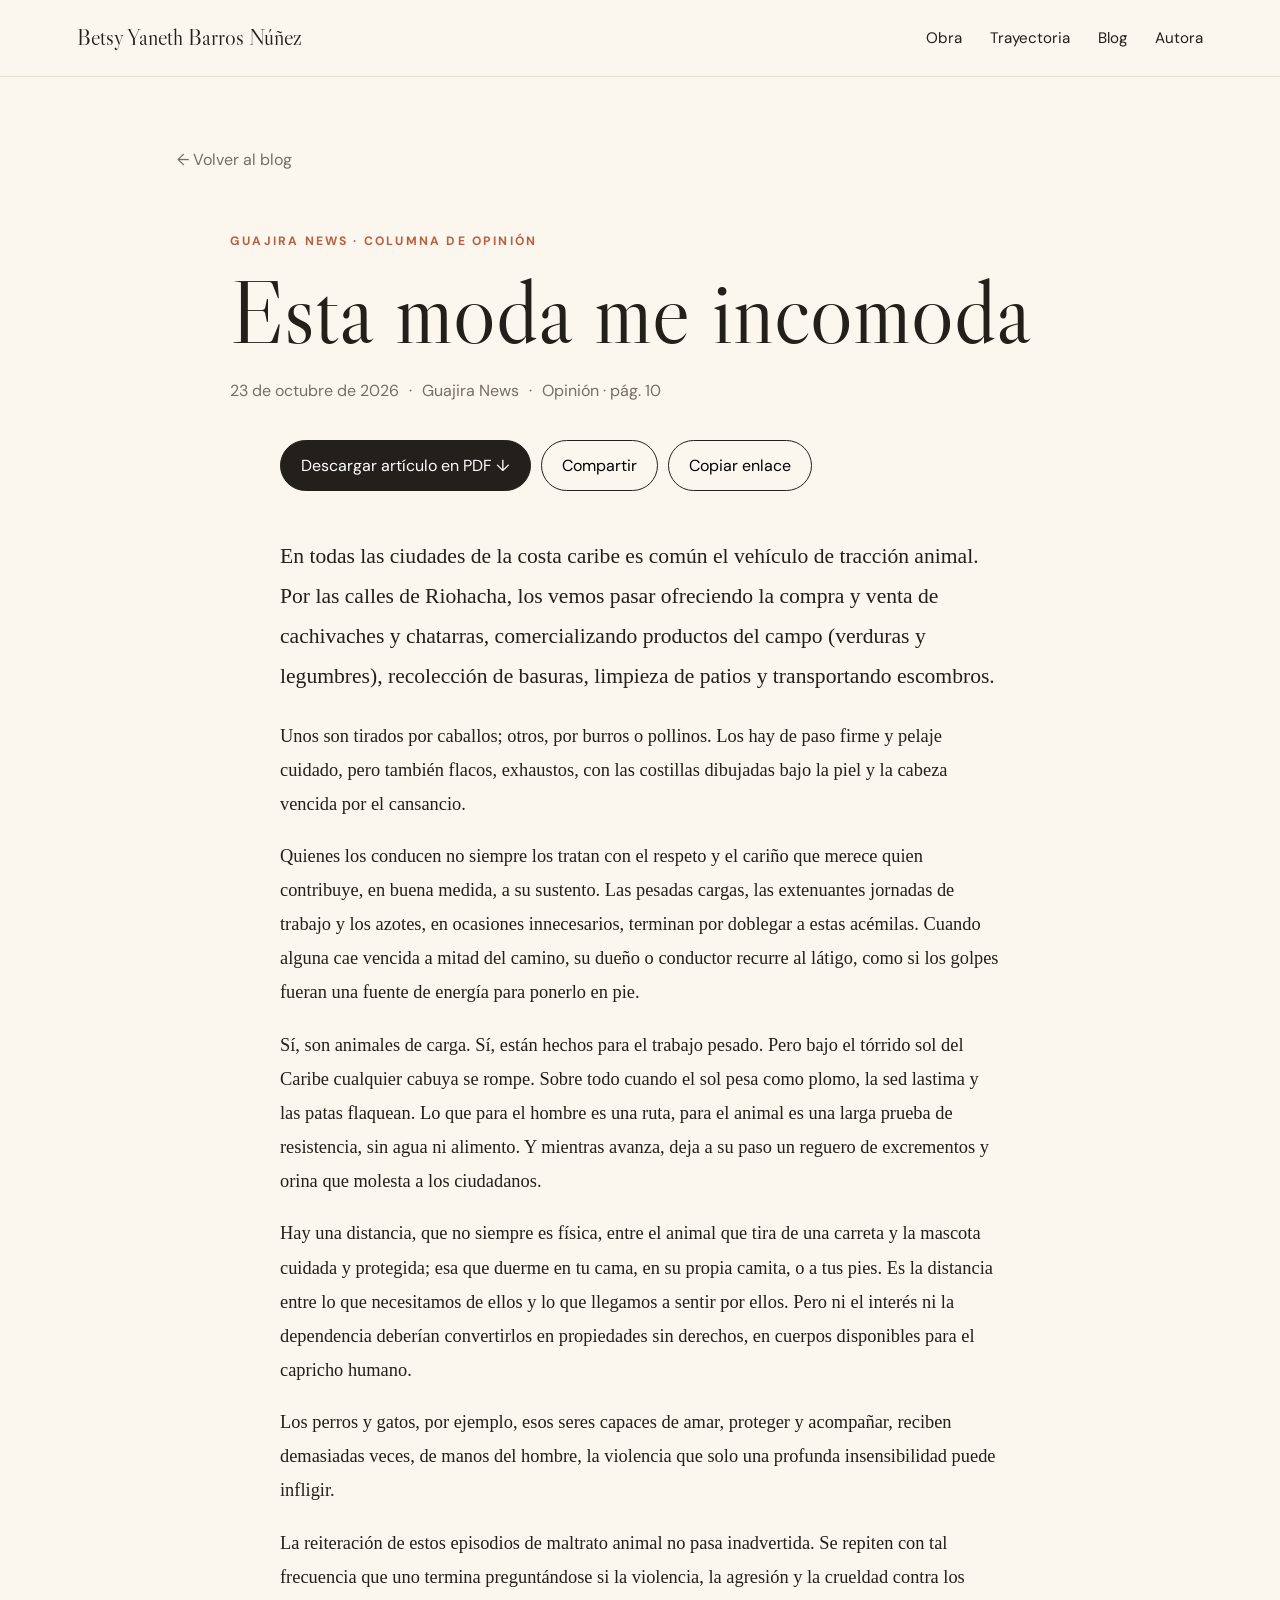
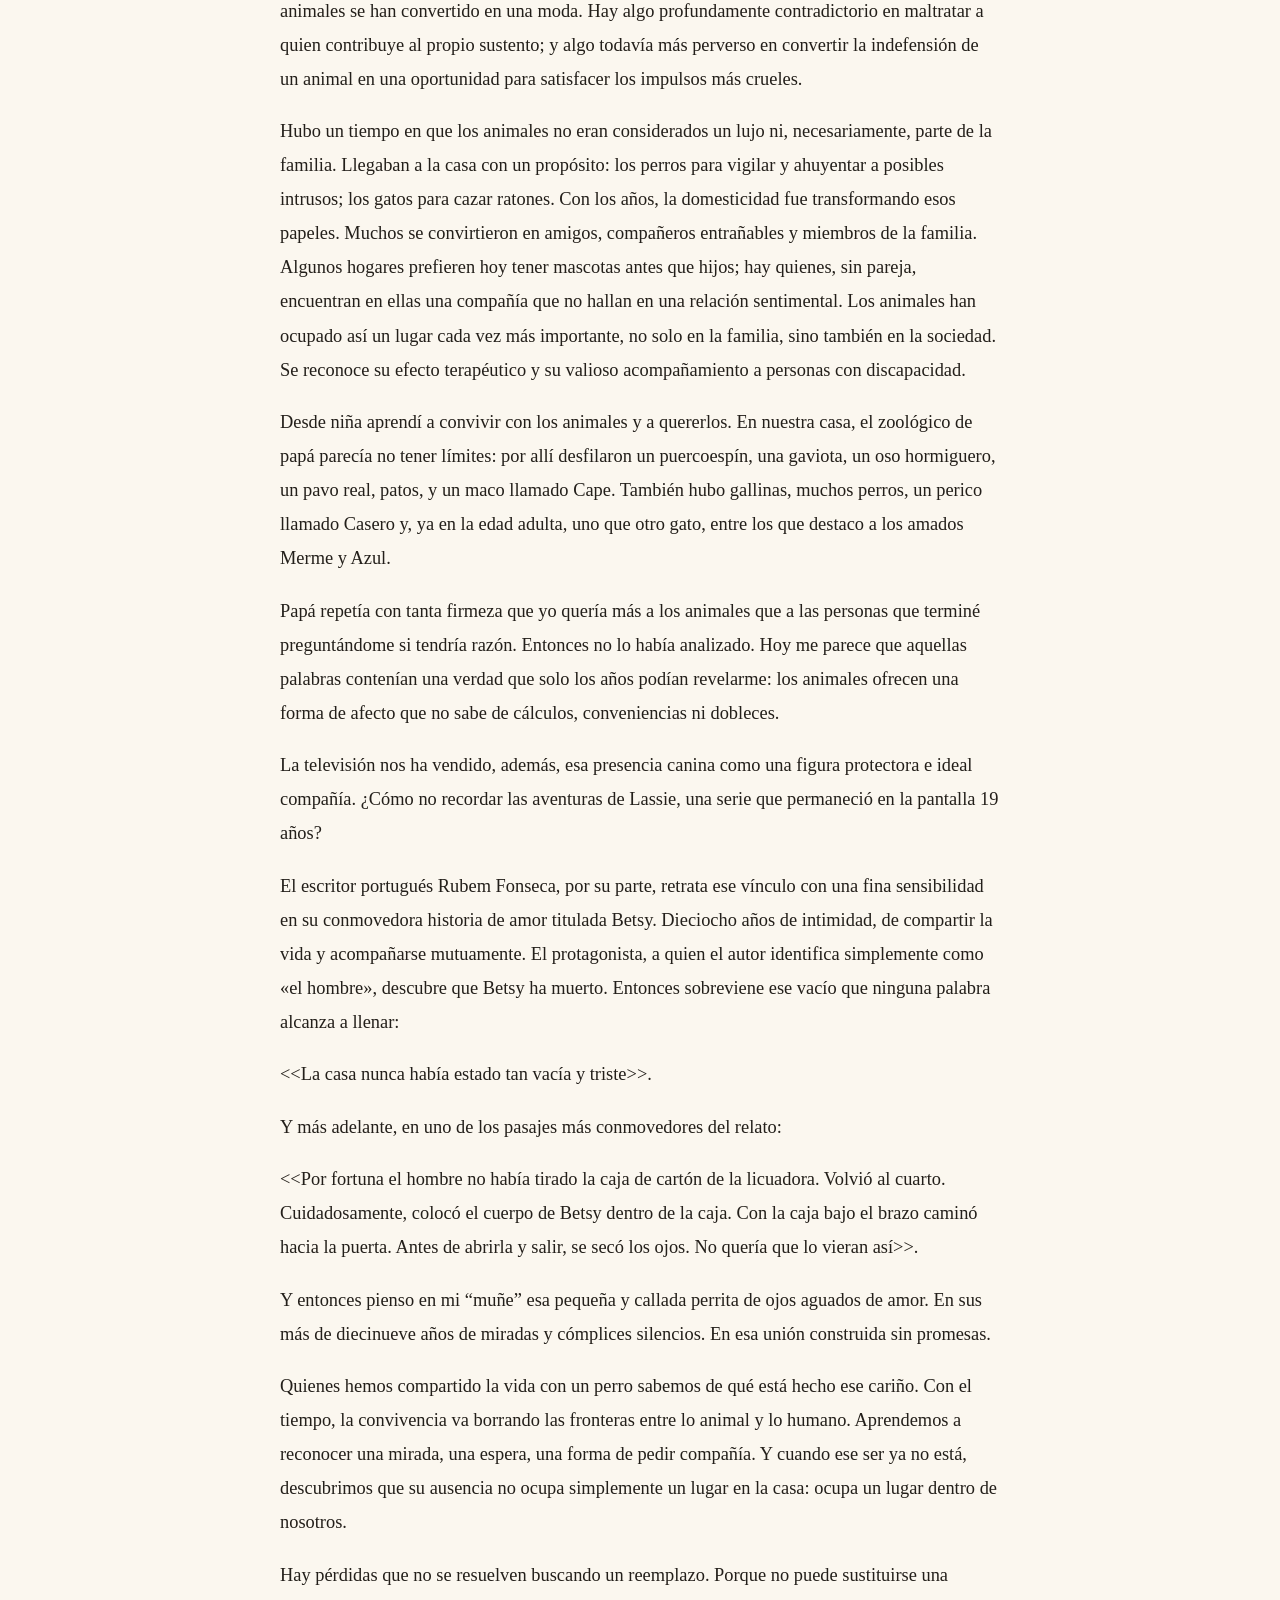
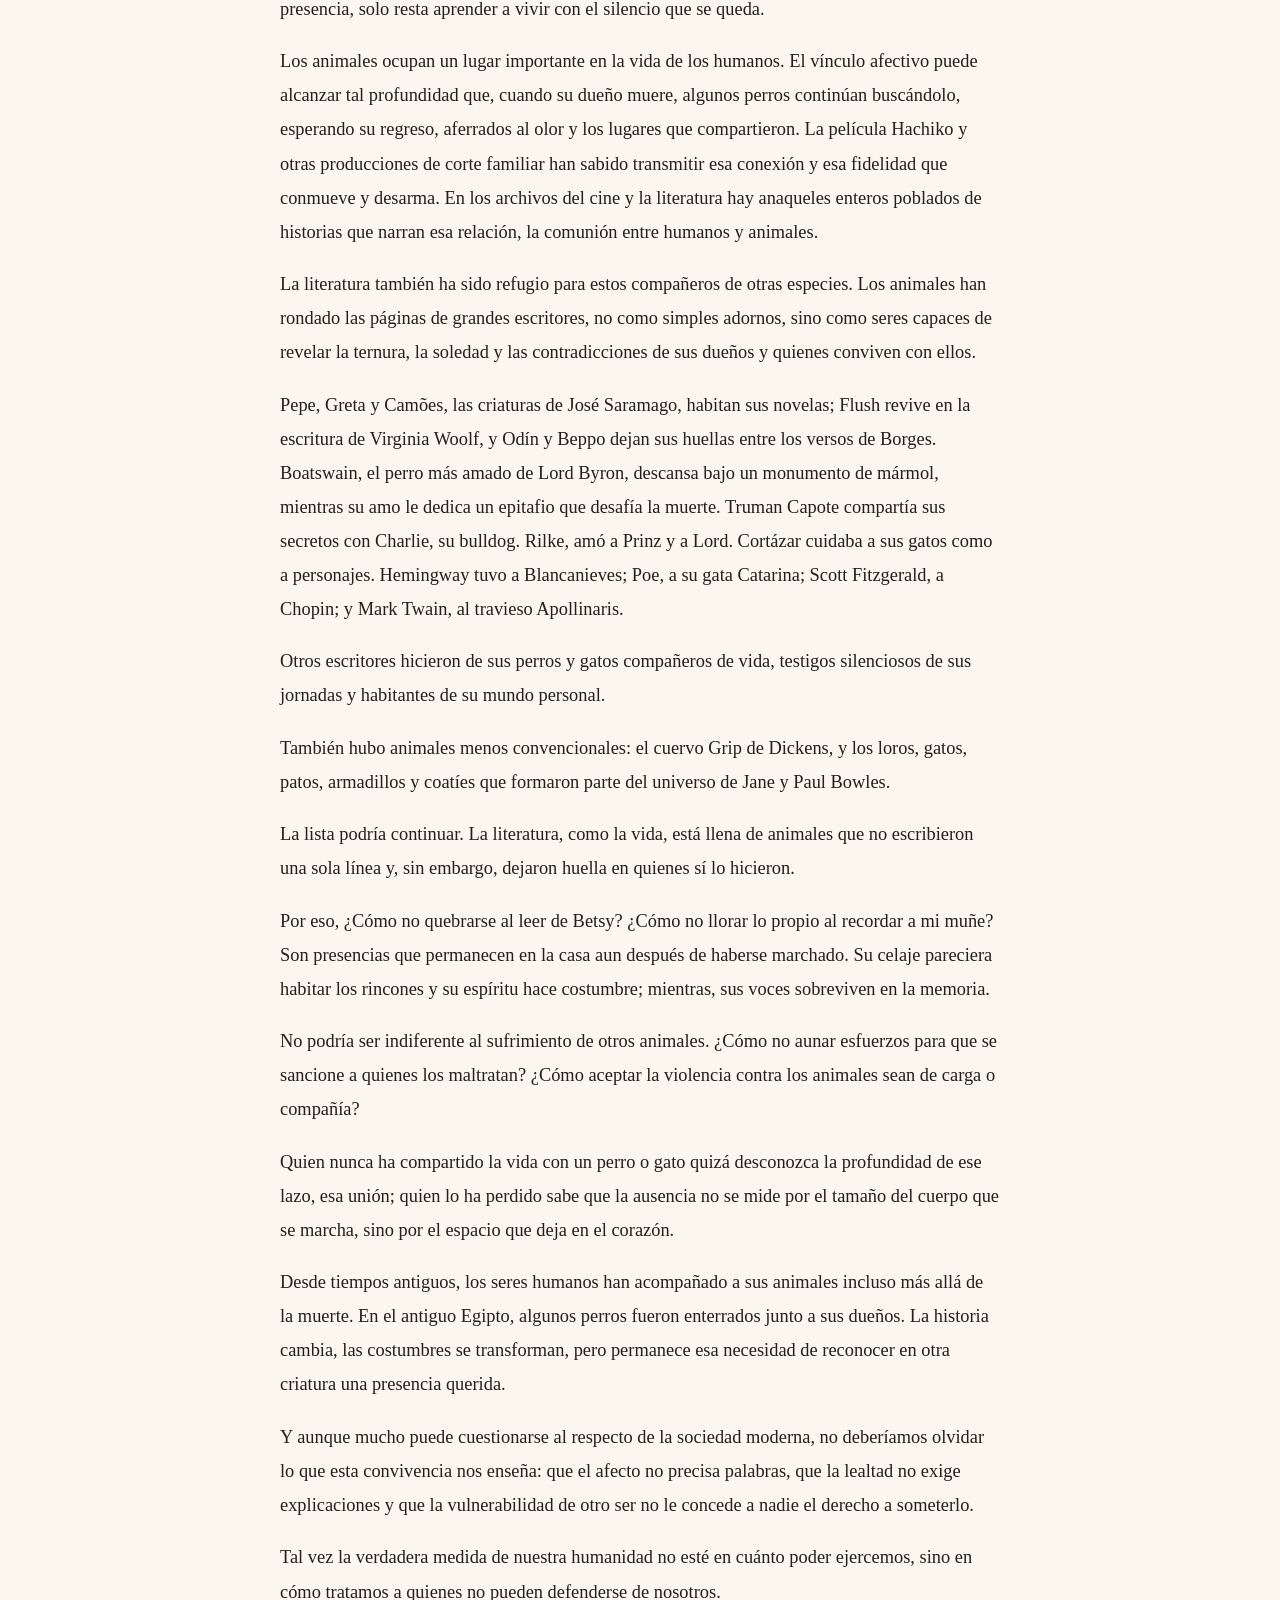
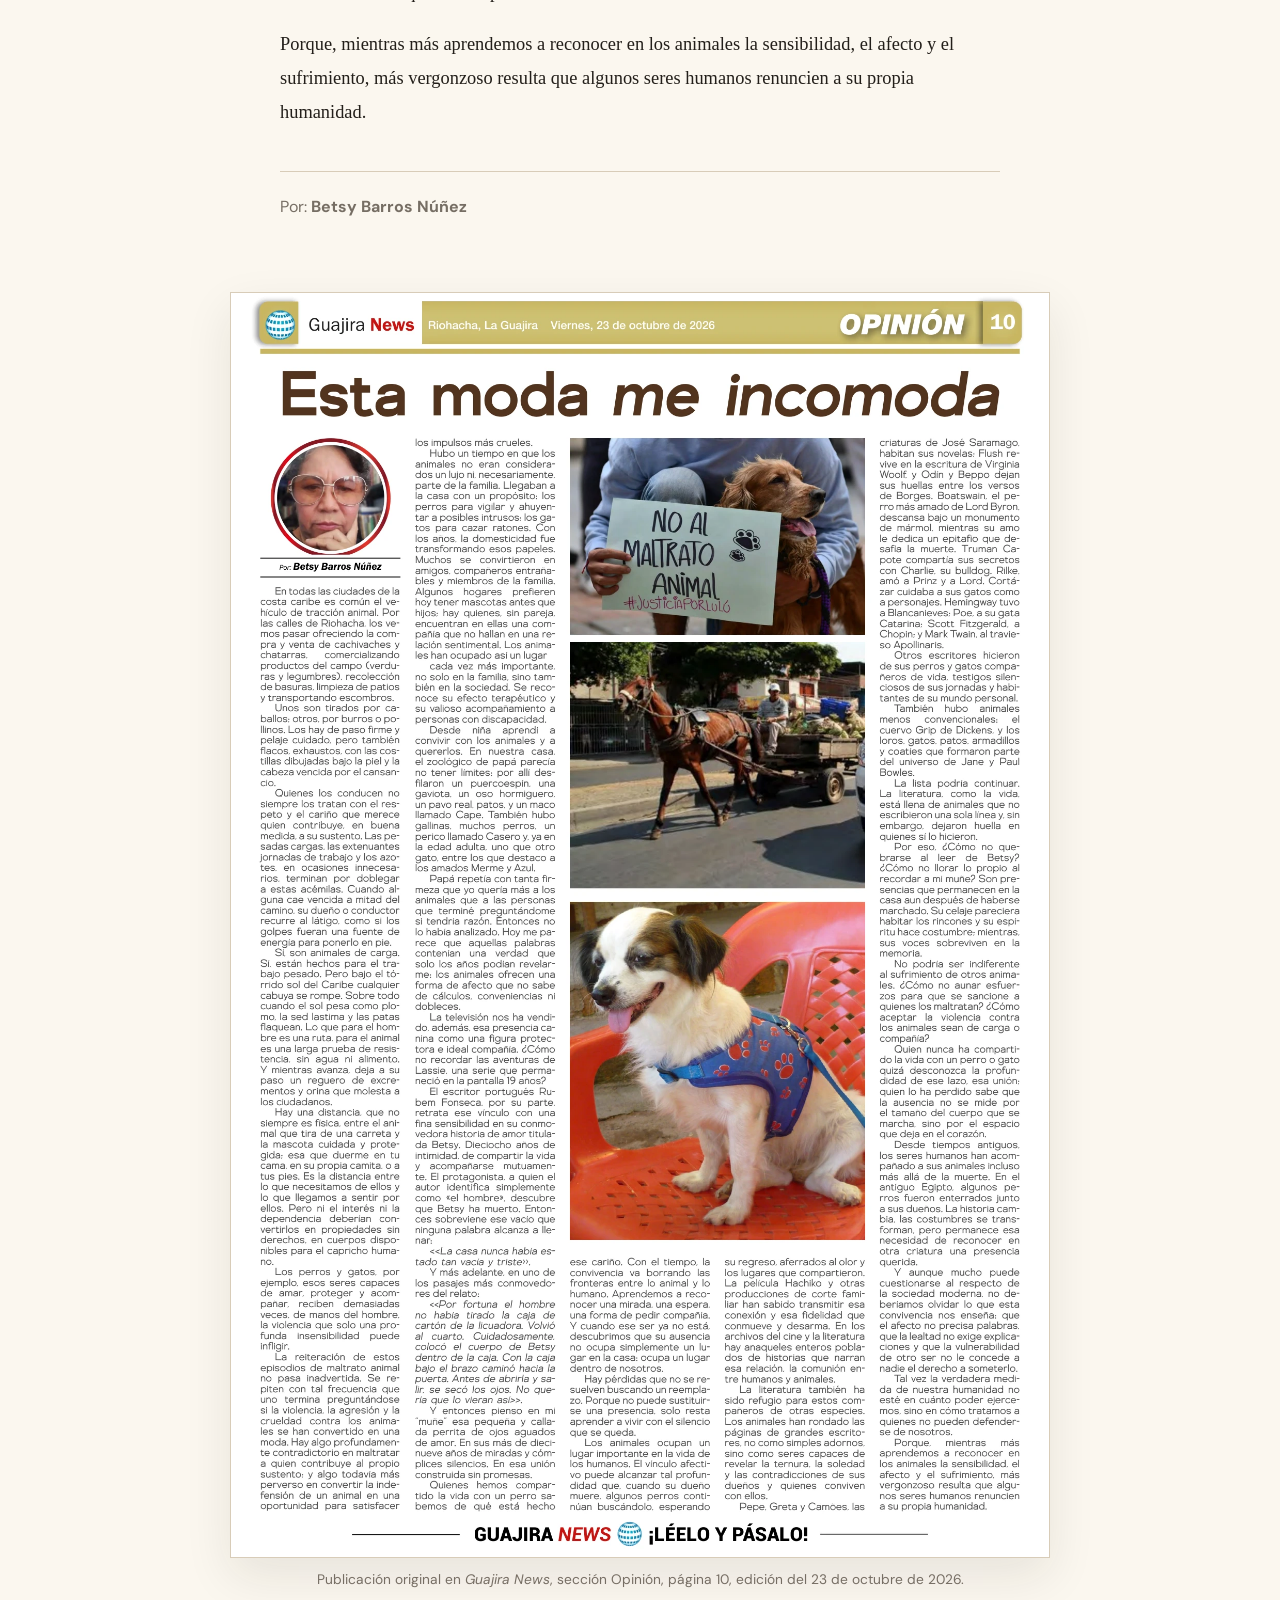
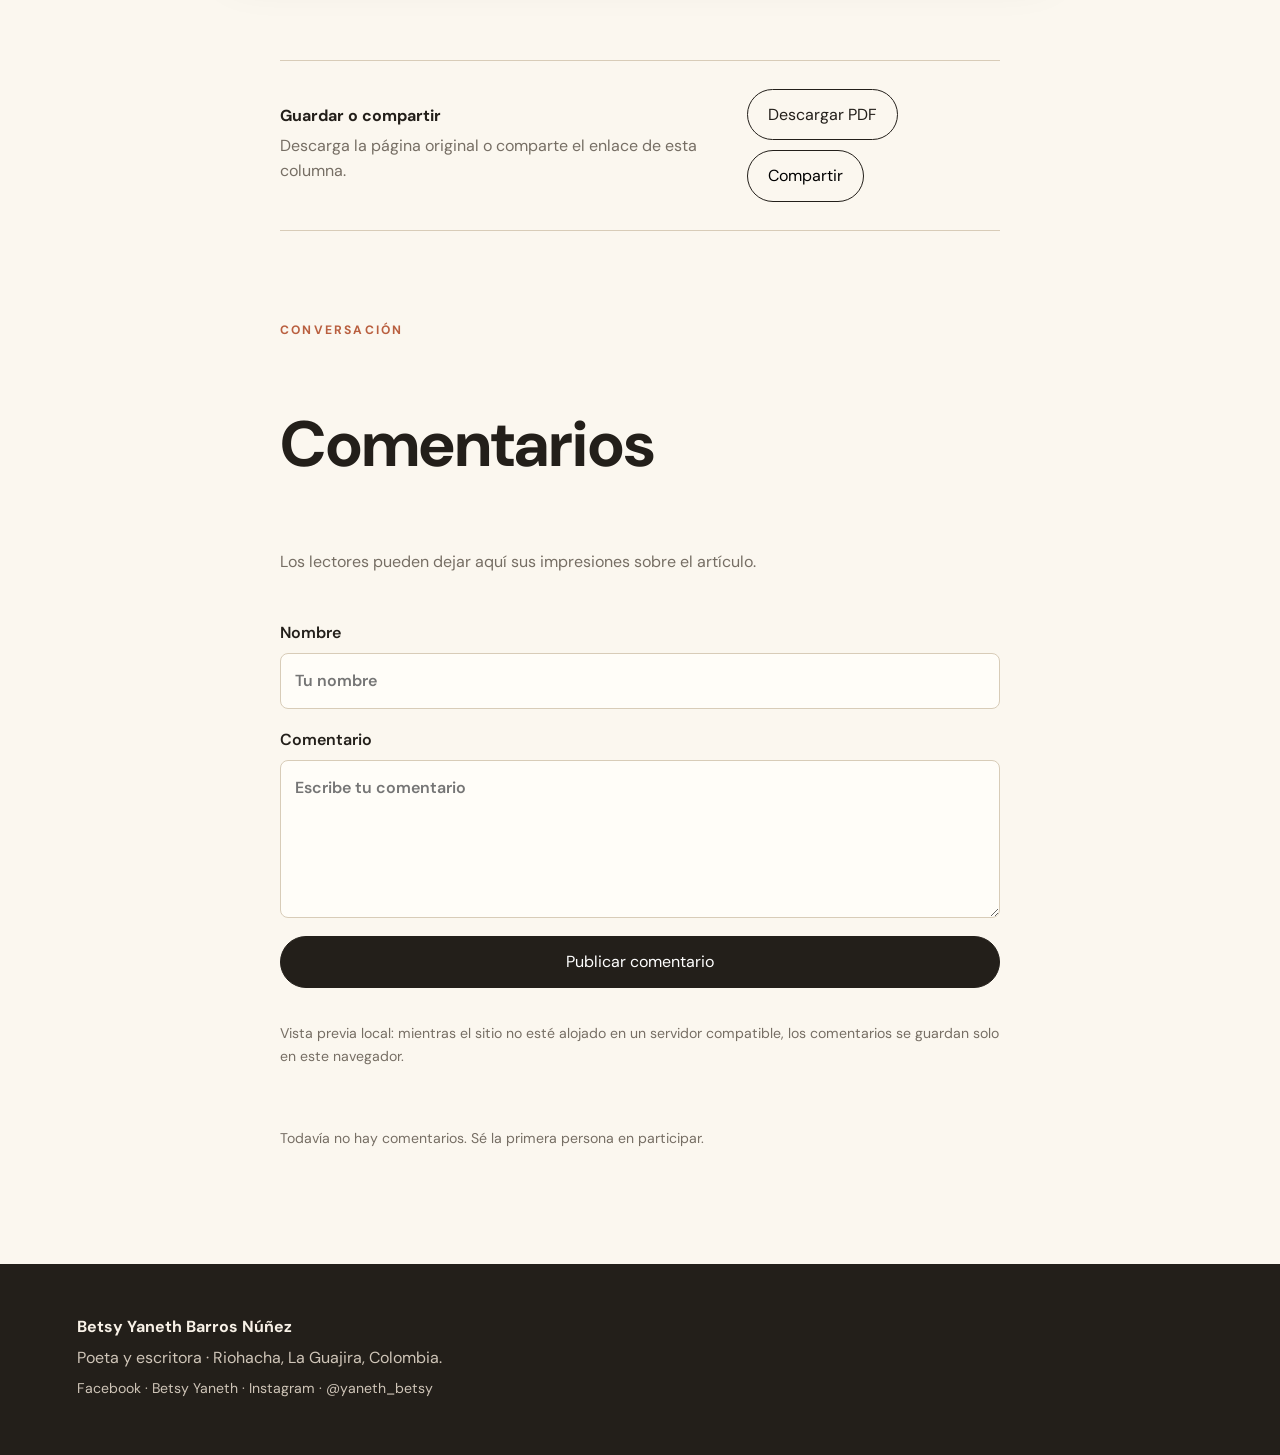
<file: esta-moda-me-incomoda.html>
<!DOCTYPE html>
<html lang="es">
<head>
  <meta charset="UTF-8" />
  <meta name="viewport" content="width=device-width, initial-scale=1.0" />
  <meta name="description" content="Esta moda me incomoda, artículo de opinión de Betsy Barros Núñez publicado en Guajira News el 23 de octubre de 2026." />
  <meta property="og:title" content="Esta moda me incomoda | Betsy Barros Núñez" />
  <meta property="og:description" content="Una reflexión sobre el maltrato animal, el vínculo afectivo con nuestros compañeros de vida y la humanidad que revelamos al tratar a los seres más vulnerables." />
  <meta property="og:type" content="article" />
  <meta property="og:image" content="https://betsybarros.vercel.app/assets/esta-moda-me-incomoda-guajira-news.webp" />
  <link rel="canonical" href="https://betsybarros.vercel.app/esta-moda-me-incomoda.html" />
  <meta property="og:url" content="https://betsybarros.vercel.app/esta-moda-me-incomoda.html" />
  <title>Esta moda me incomoda | Betsy Barros Núñez</title>
  <link rel="preconnect" href="https://fonts.googleapis.com">
  <link rel="preconnect" href="https://fonts.gstatic.com" crossorigin>
  <link href="https://fonts.googleapis.com/css2?family=DM+Sans:wght@400;500;600;700&family=Libre+Caslon+Display&display=swap" rel="stylesheet">
  <link rel="stylesheet" href="styles.css" />
</head>
<body data-article-id="esta-moda-me-incomoda" data-article-title="Esta moda me incomoda">
  <header class="site-header">
    <a class="brand" href="index.html">Betsy Yaneth Barros Núñez</a>
    <nav class="nav"><a href="index.html#obra">Obra</a><a href="index.html#trayectoria">Trayectoria</a><a class="nav-blog" href="blog.html">Blog</a><a href="index.html#autora">Autora</a></nav>
  </header>
  <main class="article-page">
    <a class="back-link" href="blog.html">← Volver al blog</a>
    <article>
      <p class="eyebrow">Guajira News · Columna de opinión</p>
      <h1>Esta moda me incomoda</h1>
      <div class="article-meta-row"><span>23 de octubre de 2026</span><span>·</span><span>Guajira News</span><span>·</span><span>Opinión · pág. 10</span></div>
      <div class="article-toolbar" aria-label="Acciones del artículo">
        <a class="btn primary download-btn" href="downloads/esta-moda-me-incomoda-betsy-barros.pdf" download>Descargar artículo en PDF ↓</a>
        <button class="btn secondary" id="shareBtn" type="button">Compartir</button>
        <button class="btn secondary" id="copyBtn" type="button">Copiar enlace</button>
      </div>
      <div class="article-content">
        <p class="lead">En todas las ciudades de la costa caribe es común el vehículo de tracción animal. Por las calles de Riohacha, los vemos pasar ofreciendo la compra y venta de cachivaches y chatarras, comercializando productos del campo (verduras y legumbres), recolección de basuras, limpieza de patios y transportando escombros.</p>
        <p>Unos son tirados por caballos; otros, por burros o pollinos. Los hay de paso firme y pelaje cuidado, pero también flacos, exhaustos, con las costillas dibujadas bajo la piel y la cabeza vencida por el cansancio.</p>
        <p>Quienes los conducen no siempre los tratan con el respeto y el cariño que merece quien contribuye, en buena medida, a su sustento. Las pesadas cargas, las extenuantes jornadas de trabajo y los azotes, en ocasiones innecesarios, terminan por doblegar a estas acémilas. Cuando alguna cae vencida a mitad del camino, su dueño o conductor recurre al látigo, como si los golpes fueran una fuente de energía para ponerlo en pie.</p>
        <p>Sí, son animales de carga. Sí, están hechos para el trabajo pesado. Pero bajo el tórrido sol del Caribe cualquier cabuya se rompe. Sobre todo cuando el sol pesa como plomo, la sed lastima y las patas flaquean. Lo que para el hombre es una ruta, para el animal es una larga prueba de resistencia, sin agua ni alimento. Y mientras avanza, deja a su paso un reguero de excrementos y orina que molesta a los ciudadanos.</p>
        <p>Hay una distancia, que no siempre es física, entre el animal que tira de una carreta y la mascota cuidada y protegida; esa que duerme en tu cama, en su propia camita, o a tus pies. Es la distancia entre lo que necesitamos de ellos y lo que llegamos a sentir por ellos. Pero ni el interés ni la dependencia deberían convertirlos en propiedades sin derechos, en cuerpos disponibles para el capricho humano.</p>
        <p>Los perros y gatos, por ejemplo, esos seres capaces de amar, proteger y acompañar, reciben demasiadas veces, de manos del hombre, la violencia que solo una profunda insensibilidad puede infligir.</p>
        <p>La reiteración de estos episodios de maltrato animal no pasa inadvertida. Se repiten con tal frecuencia que uno termina preguntándose si la violencia, la agresión y la crueldad contra los animales se han convertido en una moda. Hay algo profundamente contradictorio en maltratar a quien contribuye al propio sustento; y algo todavía más perverso en convertir la indefensión de un animal en una oportunidad para satisfacer los impulsos más crueles.</p>
        <p>Hubo un tiempo en que los animales no eran considerados un lujo ni, necesariamente, parte de la familia. Llegaban a la casa con un propósito: los perros para vigilar y ahuyentar a posibles intrusos; los gatos para cazar ratones. Con los años, la domesticidad fue transformando esos papeles. Muchos se convirtieron en amigos, compañeros entrañables y miembros de la familia. Algunos hogares prefieren hoy tener mascotas antes que hijos; hay quienes, sin pareja, encuentran en ellas una compañía que no hallan en una relación sentimental. Los animales han ocupado así un lugar cada vez más importante, no solo en la familia, sino también en la sociedad. Se reconoce su efecto terapéutico y su valioso acompañamiento a personas con discapacidad.</p>
        <p>Desde niña aprendí a convivir con los animales y a quererlos. En nuestra casa, el zoológico de papá parecía no tener límites: por allí desfilaron un puercoespín, una gaviota, un oso hormiguero, un pavo real, patos, y un maco llamado Cape. También hubo gallinas, muchos perros, un perico llamado Casero y, ya en la edad adulta, uno que otro gato, entre los que destaco a los amados Merme y Azul.</p>
        <p>Papá repetía con tanta firmeza que yo quería más a los animales que a las personas que terminé preguntándome si tendría razón. Entonces no lo había analizado. Hoy me parece que aquellas palabras contenían una verdad que solo los años podían revelarme: los animales ofrecen una forma de afecto que no sabe de cálculos, conveniencias ni dobleces.</p>
        <p>La televisión nos ha vendido, además, esa presencia canina como una figura protectora e ideal compañía. ¿Cómo no recordar las aventuras de Lassie, una serie que permaneció en la pantalla 19 años?</p>
        <p>El escritor portugués Rubem Fonseca, por su parte, retrata ese vínculo con una fina sensibilidad en su conmovedora historia de amor titulada Betsy. Dieciocho años de intimidad, de compartir la vida y acompañarse mutuamente. El protagonista, a quien el autor identifica simplemente como «el hombre», descubre que Betsy ha muerto. Entonces sobreviene ese vacío que ninguna palabra alcanza a llenar:</p>
        <p>&lt;&lt;La casa nunca había estado tan vacía y triste&gt;&gt;.</p>
        <p>Y más adelante, en uno de los pasajes más conmovedores del relato:</p>
        <p>&lt;&lt;Por fortuna el hombre no había tirado la caja de cartón de la licuadora. Volvió al cuarto. Cuidadosamente, colocó el cuerpo de Betsy dentro de la caja. Con la caja bajo el brazo caminó hacia la puerta. Antes de abrirla y salir, se secó los ojos. No quería que lo vieran así&gt;&gt;.</p>
        <p>Y entonces pienso en mi “muñe” esa pequeña y callada perrita de ojos aguados de amor. En sus más de diecinueve años de miradas y cómplices silencios. En esa unión construida sin promesas.</p>
        <p>Quienes hemos compartido la vida con un perro sabemos de qué está hecho ese cariño. Con el tiempo, la convivencia va borrando las fronteras entre lo animal y lo humano. Aprendemos a reconocer una mirada, una espera, una forma de pedir compañía. Y cuando ese ser ya no está, descubrimos que su ausencia no ocupa simplemente un lugar en la casa: ocupa un lugar dentro de nosotros.</p>
        <p>Hay pérdidas que no se resuelven buscando un reemplazo. Porque no puede sustituirse una presencia, solo resta aprender a vivir con el silencio que se queda.</p>
        <p>Los animales ocupan un lugar importante en la vida de los humanos. El vínculo afectivo puede alcanzar tal profundidad que, cuando su dueño muere, algunos perros continúan buscándolo, esperando su regreso, aferrados al olor y los lugares que compartieron. La película Hachiko y otras producciones de corte familiar han sabido transmitir esa conexión y esa fidelidad que conmueve y desarma. En los archivos del cine y la literatura hay anaqueles enteros poblados de historias que narran esa relación, la comunión entre humanos y animales.</p>
        <p>La literatura también ha sido refugio para estos compañeros de otras especies. Los animales han rondado las páginas de grandes escritores, no como simples adornos, sino como seres capaces de revelar la ternura, la soledad y las contradicciones de sus dueños y quienes conviven con ellos.</p>
        <p>Pepe, Greta y Camões, las criaturas de José Saramago, habitan sus novelas; Flush revive en la escritura de Virginia Woolf, y Odín y Beppo dejan sus huellas entre los versos de Borges. Boatswain, el perro más amado de Lord Byron, descansa bajo un monumento de mármol, mientras su amo le dedica un epitafio que desafía la muerte. Truman Capote compartía sus secretos con Charlie, su bulldog. Rilke, amó a Prinz y a Lord. Cortázar cuidaba a sus gatos como a personajes. Hemingway tuvo a Blancanieves; Poe, a su gata Catarina; Scott Fitzgerald, a Chopin; y Mark Twain, al travieso Apollinaris.</p>
        <p>Otros escritores hicieron de sus perros y gatos compañeros de vida, testigos silenciosos de sus jornadas y habitantes de su mundo personal.</p>
        <p>También hubo animales menos convencionales: el cuervo Grip de Dickens, y los loros, gatos, patos, armadillos y coatíes que formaron parte del universo de Jane y Paul Bowles.</p>
        <p>La lista podría continuar. La literatura, como la vida, está llena de animales que no escribieron una sola línea y, sin embargo, dejaron huella en quienes sí lo hicieron.</p>
        <p>Por eso, ¿Cómo no quebrarse al leer de Betsy? ¿Cómo no llorar lo propio al recordar a mi muñe? Son presencias que permanecen en la casa aun después de haberse marchado. Su celaje pareciera habitar los rincones y su espíritu hace costumbre; mientras, sus voces sobreviven en la memoria.</p>
        <p>No podría ser indiferente al sufrimiento de otros animales. ¿Cómo no aunar esfuerzos para que se sancione a quienes los maltratan? ¿Cómo aceptar la violencia contra los animales sean de carga o compañía?</p>
        <p>Quien nunca ha compartido la vida con un perro o gato quizá desconozca la profundidad de ese lazo, esa unión; quien lo ha perdido sabe que la ausencia no se mide por el tamaño del cuerpo que se marcha, sino por el espacio que deja en el corazón.</p>
        <p>Desde tiempos antiguos, los seres humanos han acompañado a sus animales incluso más allá de la muerte. En el antiguo Egipto, algunos perros fueron enterrados junto a sus dueños. La historia cambia, las costumbres se transforman, pero permanece esa necesidad de reconocer en otra criatura una presencia querida.</p>
        <p>Y aunque mucho puede cuestionarse al respecto de la sociedad moderna, no deberíamos olvidar lo que esta convivencia nos enseña: que el afecto no precisa palabras, que la lealtad no exige explicaciones y que la vulnerabilidad de otro ser no le concede a nadie el derecho a someterlo.</p>
        <p>Tal vez la verdadera medida de nuestra humanidad no esté en cuánto poder ejercemos, sino en cómo tratamos a quienes no pueden defenderse de nosotros.</p>
        <p>Porque, mientras más aprendemos a reconocer en los animales la sensibilidad, el afecto y el sufrimiento, más vergonzoso resulta que algunos seres humanos renuncien a su propia humanidad.</p>
        <p class="article-byline">Por: <strong>Betsy Barros Núñez</strong></p>
      </div>
      <figure class="original-clipping"><img src="assets/esta-moda-me-incomoda-guajira-news.webp" alt="Página 10 original de Esta moda me incomoda en Guajira News" /><figcaption>Publicación original en <em>Guajira News</em>, sección Opinión, página 10, edición del 23 de octubre de 2026.</figcaption></figure>
      <div class="share-panel"><div><strong>Guardar o compartir</strong><p>Descarga la página original o comparte el enlace de esta columna.</p></div><div class="share-actions"><a class="btn secondary" href="downloads/esta-moda-me-incomoda-betsy-barros.pdf" download>Descargar PDF</a><button class="btn secondary" id="shareBtnBottom" type="button">Compartir</button></div></div>
      
    </article>
    <section class="comments-section" id="comentarios">
      <div class="section-heading"><p class="eyebrow">Conversación</p><h2>Comentarios</h2><p>Los lectores pueden dejar aquí sus impresiones sobre el artículo.</p></div>
      <form id="commentForm" class="comment-form">
        <label>Nombre<input id="commentName" required maxlength="60" placeholder="Tu nombre" autocomplete="name" /></label>
        <label>Comentario<textarea id="commentText" required maxlength="1200" rows="5" placeholder="Escribe tu comentario"></textarea></label>
        <label class="hp-field" aria-hidden="true">Sitio web<input id="commentWebsite" tabindex="-1" autocomplete="off" /></label>
        <button class="btn primary" type="submit">Publicar comentario</button>
        <p id="commentStatus" class="demo-note" role="status"></p>
      </form>
      <div id="commentsList" class="comments-list" aria-live="polite"></div>
    </section>
  </main>
  <footer class="footer"><div><strong>Betsy Yaneth Barros Núñez</strong><p>Poeta y escritora · Riohacha, La Guajira, Colombia.</p><p class="demo-note"><a href="https://facebook.com/betsy.yaneth.5" target="_blank" rel="noopener noreferrer">Facebook · Betsy Yaneth</a> · <a href="https://www.instagram.com/yaneth_betsy/" target="_blank" rel="noopener noreferrer">Instagram · @yaneth_betsy</a></p></div></footer>
  <script src="script.js"></script>
</body>
</html>
</file>
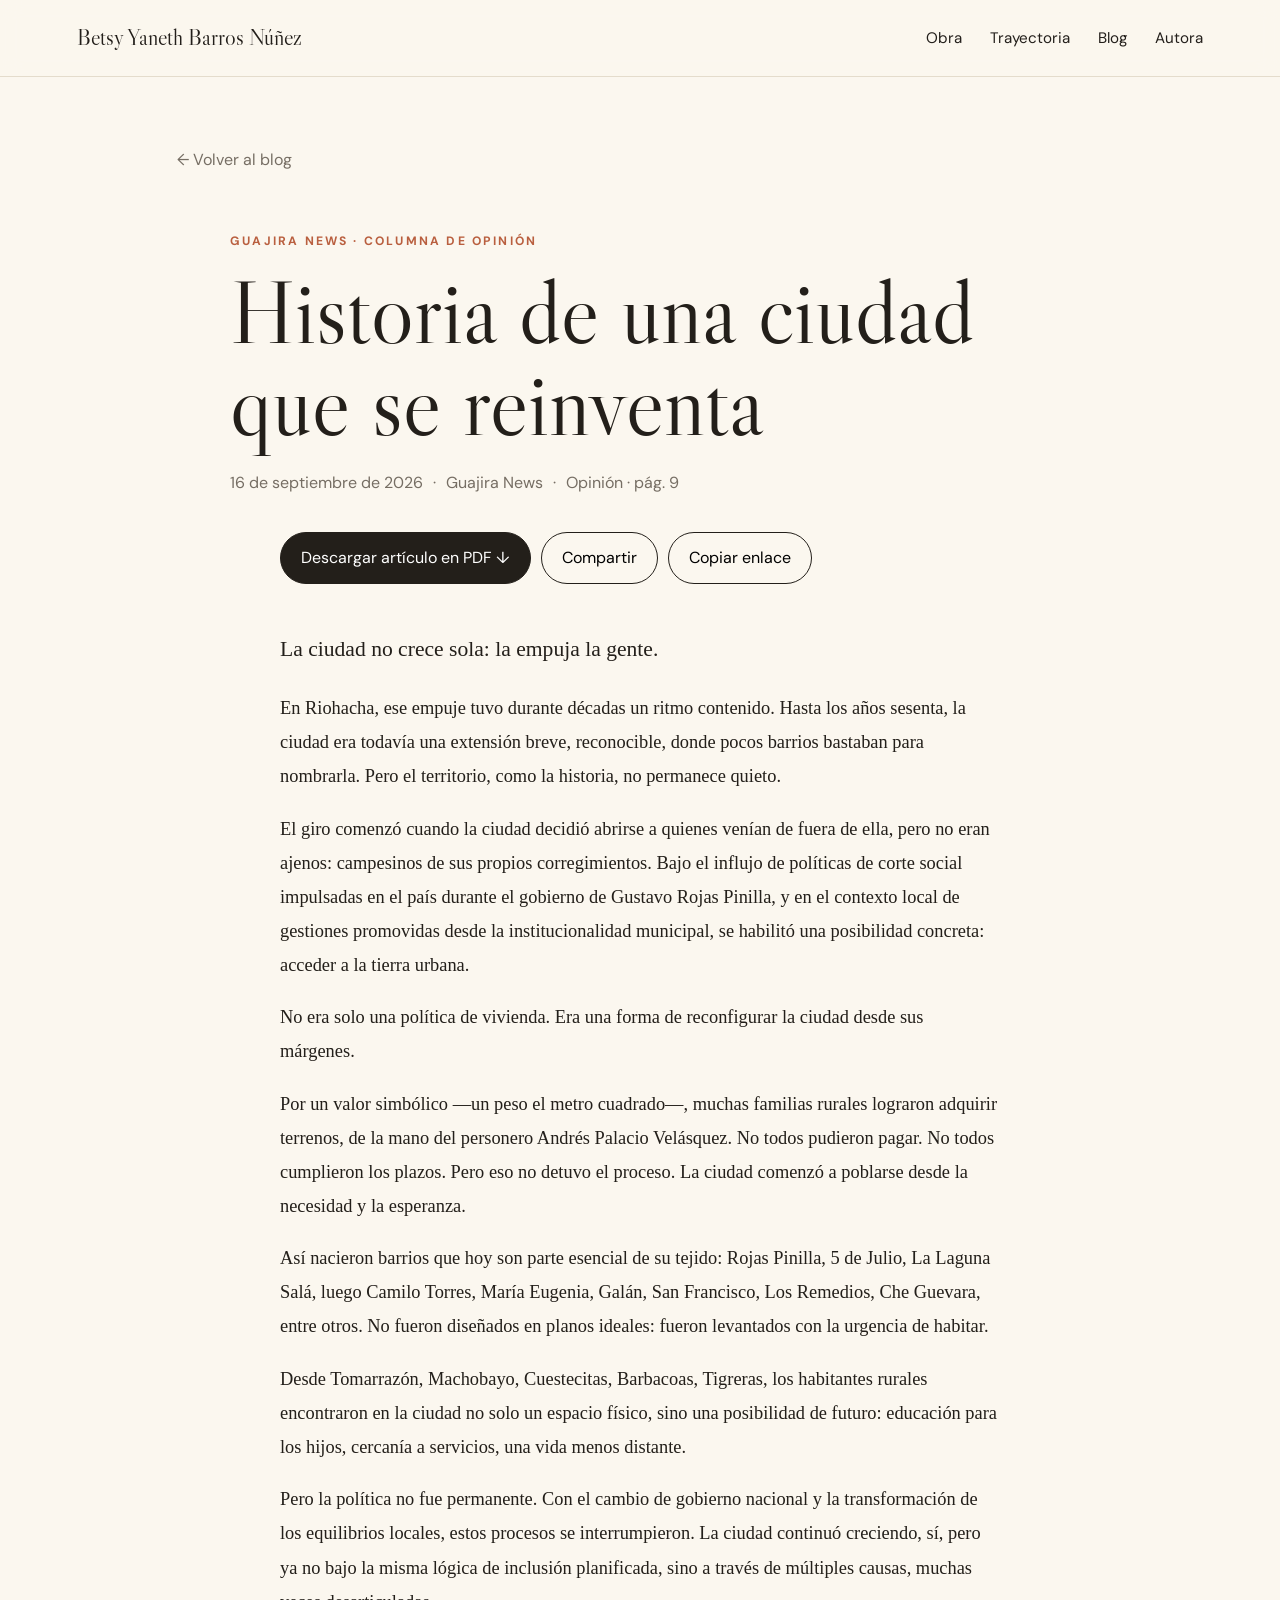
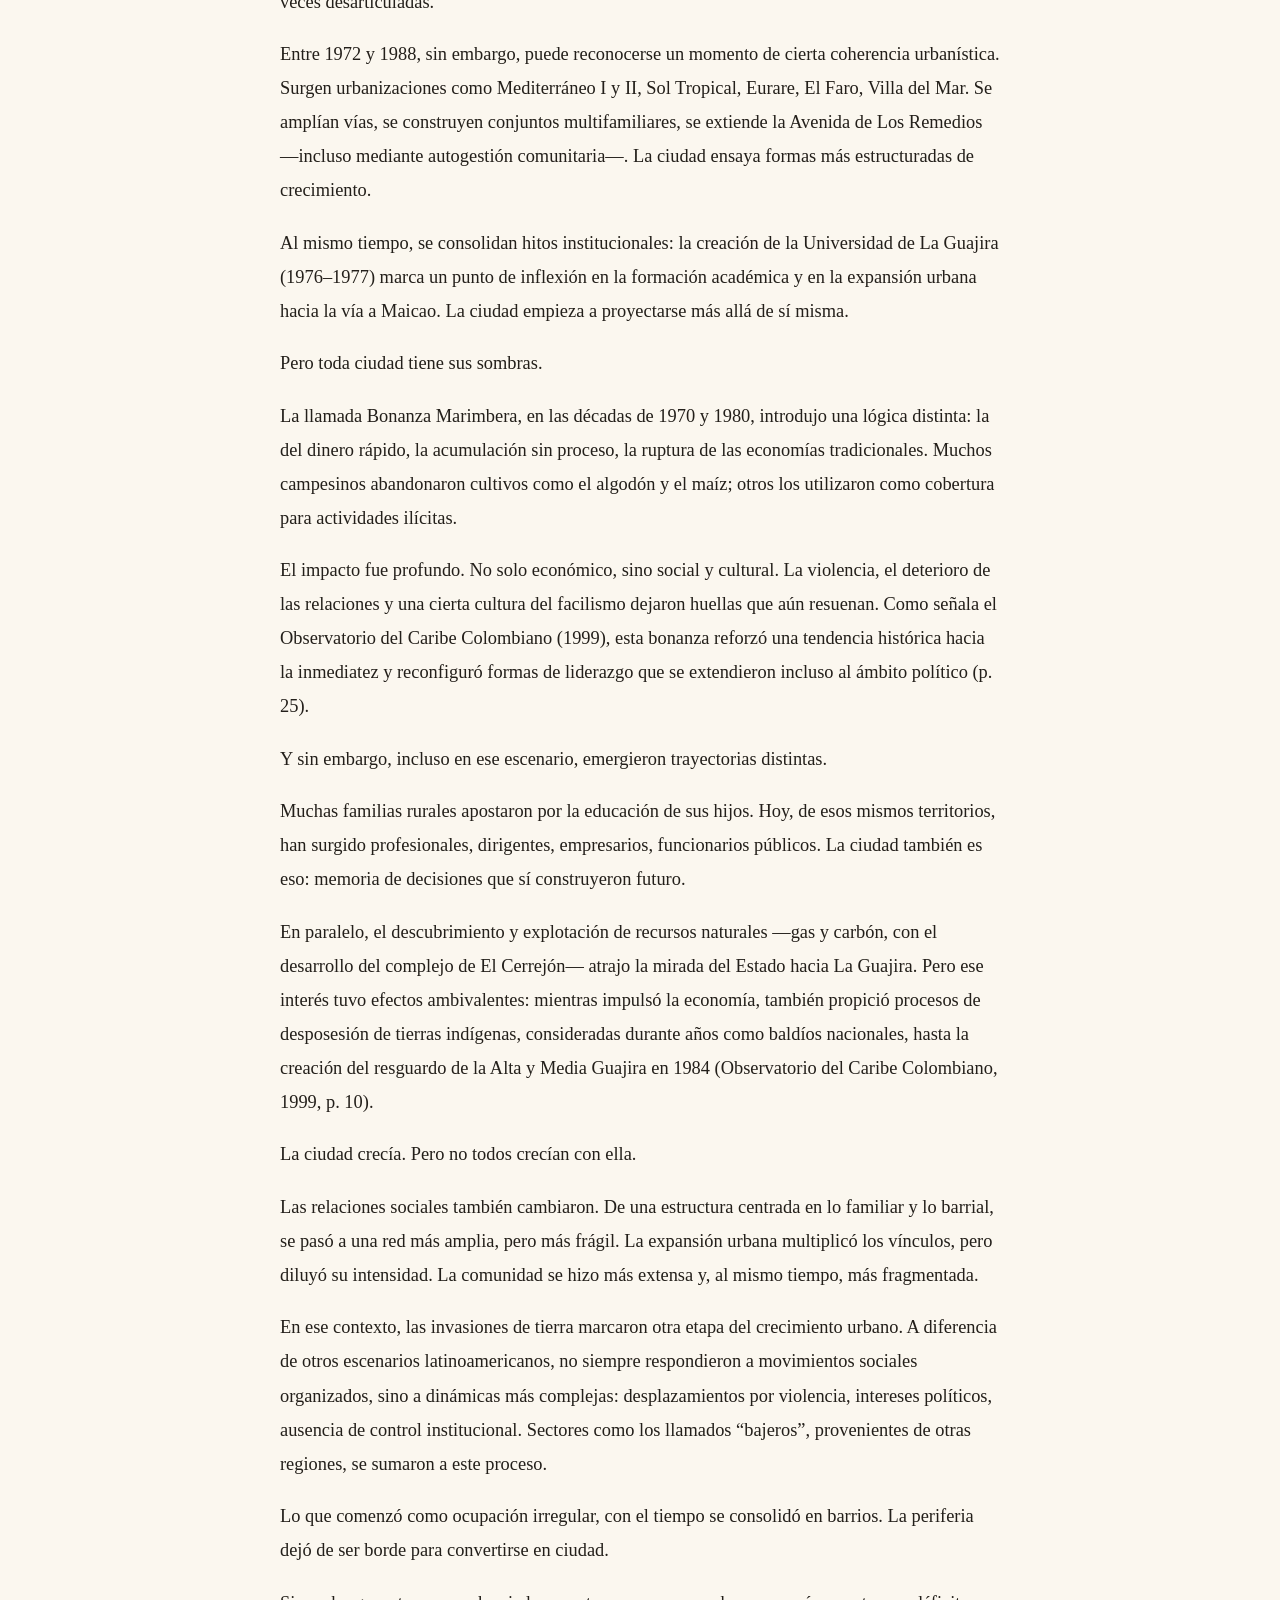
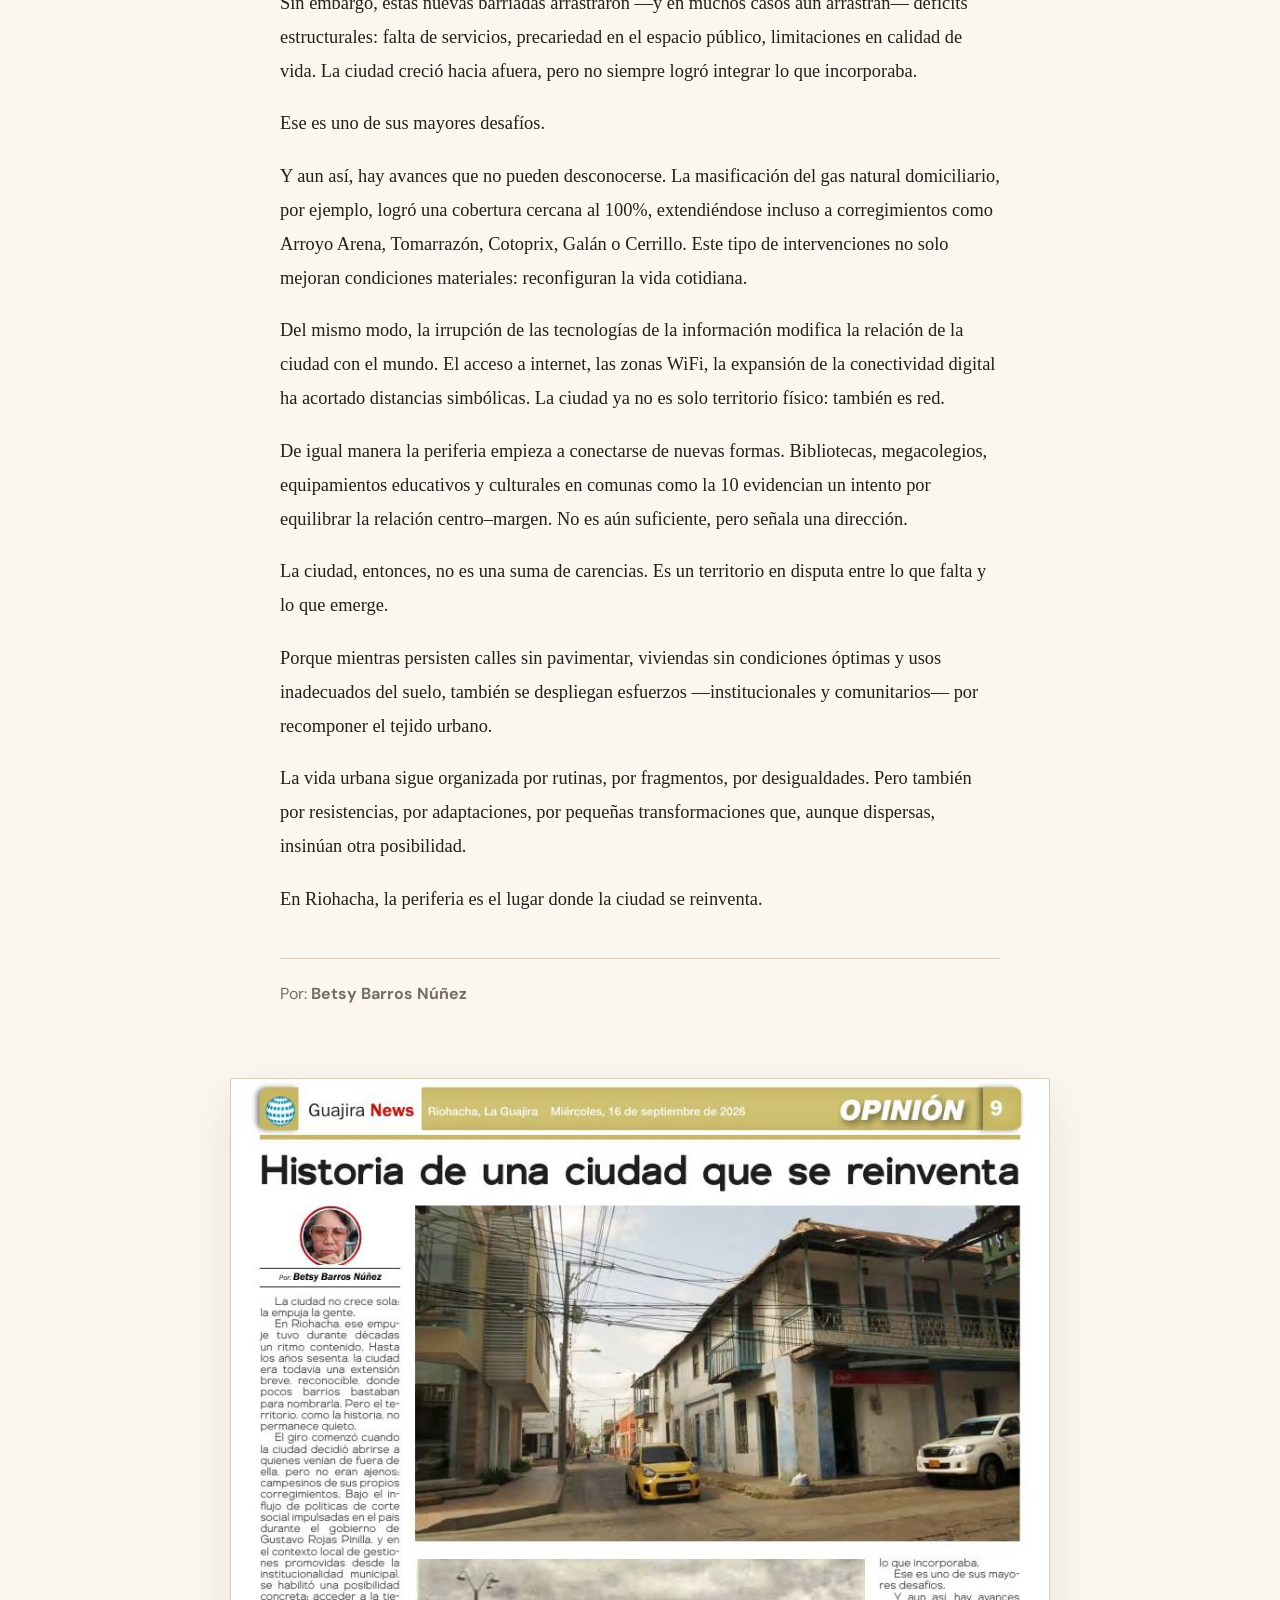
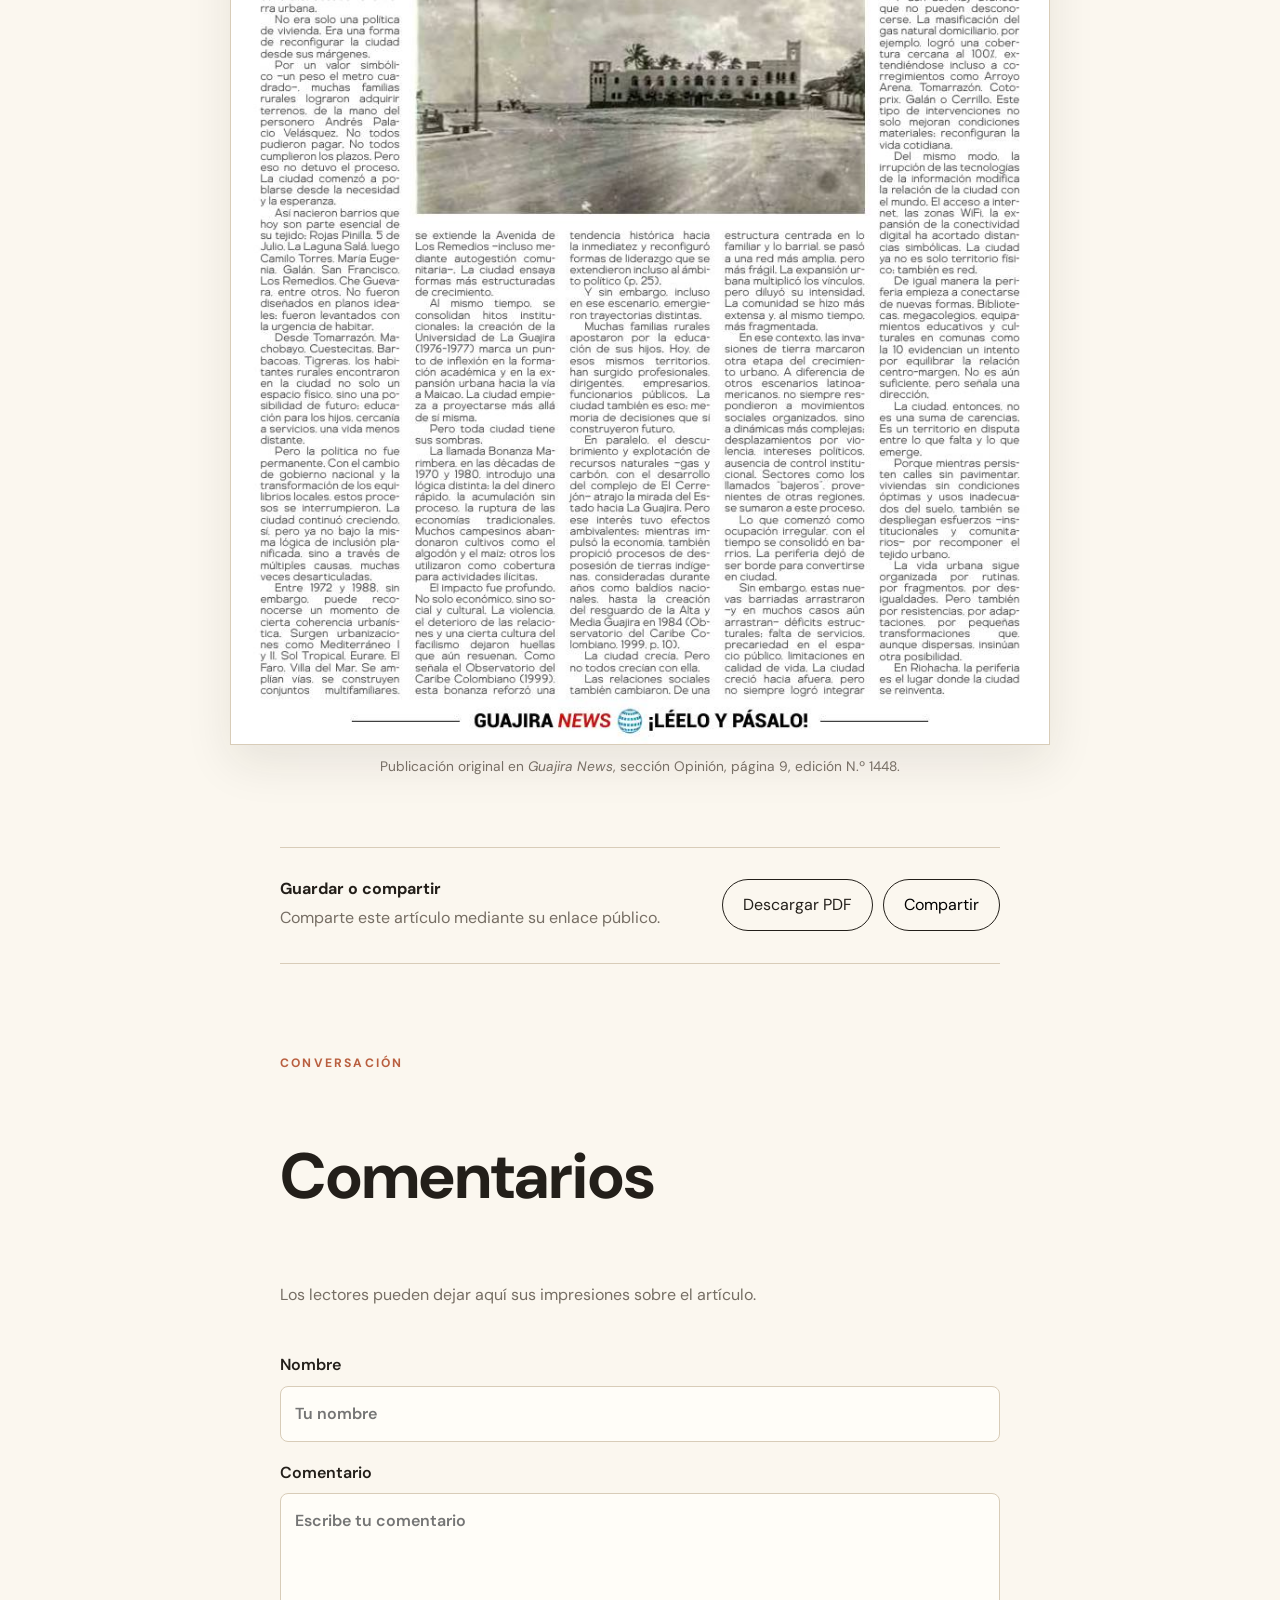
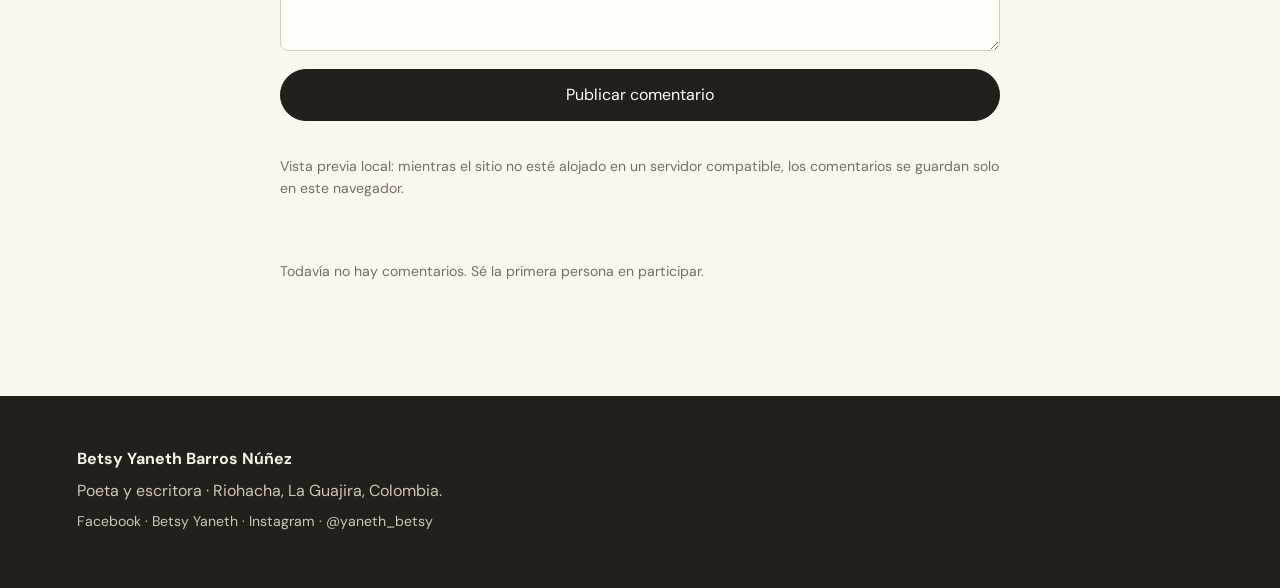
<file: historia-de-una-ciudad-que-se-reinventa.html>
<!DOCTYPE html>
<html lang="es">
<head>
  <meta charset="UTF-8" />
  <meta name="viewport" content="width=device-width, initial-scale=1.0" />
  <meta name="description" content="Historia de una ciudad que se reinventa, artículo de opinión de Betsy Barros Núñez publicado en Guajira News el 16 de septiembre de 2026." />
  <meta property="og:title" content="Historia de una ciudad que se reinventa | Betsy Barros Núñez" />
  <meta property="og:description" content="Una mirada a la transformación urbana de Riohacha, sus periferias, desafíos y formas de reinvención." />
  <meta property="og:type" content="article" />
  <meta property="og:image" content="https://betsybarros.vercel.app/assets/historia-de-una-ciudad-que-se-reinventa-guajira-news.jpg" />
  <link rel="canonical" href="https://betsybarros.vercel.app/historia-de-una-ciudad-que-se-reinventa.html" />
  <meta property="og:url" content="https://betsybarros.vercel.app/historia-de-una-ciudad-que-se-reinventa.html" />
  <title>Historia de una ciudad que se reinventa | Betsy Barros Núñez</title>
  <link rel="preconnect" href="https://fonts.googleapis.com">
  <link rel="preconnect" href="https://fonts.gstatic.com" crossorigin>
  <link href="https://fonts.googleapis.com/css2?family=DM+Sans:wght@400;500;600;700&family=Libre+Caslon+Display&display=swap" rel="stylesheet">
  <link rel="stylesheet" href="styles.css" />
</head>
<body data-article-id="historia-de-una-ciudad-que-se-reinventa" data-article-title="Historia de una ciudad que se reinventa">
  <header class="site-header">
    <a class="brand" href="index.html">Betsy Yaneth Barros Núñez</a>
    <nav class="nav"><a href="index.html#obra">Obra</a><a href="index.html#trayectoria">Trayectoria</a><a class="nav-blog" href="blog.html">Blog</a><a href="index.html#autora">Autora</a></nav>
  </header>
  <main class="article-page">
    <a class="back-link" href="blog.html">← Volver al blog</a>
    <article>
      <p class="eyebrow">Guajira News · Columna de opinión</p>
      <h1>Historia de una ciudad que se reinventa</h1>
      <div class="article-meta-row"><span>16 de septiembre de 2026</span><span>·</span><span>Guajira News</span><span>·</span><span>Opinión · pág. 9</span></div>
      <div class="article-toolbar" aria-label="Acciones del artículo">
        <a class="btn primary download-btn" href="downloads/historia-de-una-ciudad-que-se-reinventa-betsy-barros.pdf" download>Descargar artículo en PDF ↓</a>
        <button class="btn secondary" id="shareBtn" type="button">Compartir</button>
        <button class="btn secondary" id="copyBtn" type="button">Copiar enlace</button>
      </div>
      <div class="article-content">
        <p class="lead">La ciudad no crece sola: la empuja la gente.</p>
        <p>En Riohacha, ese empuje tuvo durante décadas un ritmo contenido. Hasta los años sesenta, la ciudad era todavía una extensión breve, reconocible, donde pocos barrios bastaban para nombrarla. Pero el territorio, como la historia, no permanece quieto.</p>
        <p>El giro comenzó cuando la ciudad decidió abrirse a quienes venían de fuera de ella, pero no eran ajenos: campesinos de sus propios corregimientos. Bajo el influjo de políticas de corte social impulsadas en el país durante el gobierno de Gustavo Rojas Pinilla, y en el contexto local de gestiones promovidas desde la institucionalidad municipal, se habilitó una posibilidad concreta: acceder a la tierra urbana.</p>
        <p>No era solo una política de vivienda. Era una forma de reconfigurar la ciudad desde sus márgenes.</p>
        <p>Por un valor simbólico —un peso el metro cuadrado—, muchas familias rurales lograron adquirir terrenos, de la mano del personero Andrés Palacio Velásquez. No todos pudieron pagar. No todos cumplieron los plazos. Pero eso no detuvo el proceso. La ciudad comenzó a poblarse desde la necesidad y la esperanza.</p>
        <p>Así nacieron barrios que hoy son parte esencial de su tejido: Rojas Pinilla, 5 de Julio, La Laguna Salá, luego Camilo Torres, María Eugenia, Galán, San Francisco, Los Remedios, Che Guevara, entre otros. No fueron diseñados en planos ideales: fueron levantados con la urgencia de habitar.</p>
        <p>Desde Tomarrazón, Machobayo, Cuestecitas, Barbacoas, Tigreras, los habitantes rurales encontraron en la ciudad no solo un espacio físico, sino una posibilidad de futuro: educación para los hijos, cercanía a servicios, una vida menos distante.</p>
        <p>Pero la política no fue permanente. Con el cambio de gobierno nacional y la transformación de los equilibrios locales, estos procesos se interrumpieron. La ciudad continuó creciendo, sí, pero ya no bajo la misma lógica de inclusión planificada, sino a través de múltiples causas, muchas veces desarticuladas.</p>
        <p>Entre 1972 y 1988, sin embargo, puede reconocerse un momento de cierta coherencia urbanística. Surgen urbanizaciones como Mediterráneo I y II, Sol Tropical, Eurare, El Faro, Villa del Mar. Se amplían vías, se construyen conjuntos multifamiliares, se extiende la Avenida de Los Remedios —incluso mediante autogestión comunitaria—. La ciudad ensaya formas más estructuradas de crecimiento.</p>
        <p>Al mismo tiempo, se consolidan hitos institucionales: la creación de la Universidad de La Guajira (1976–1977) marca un punto de inflexión en la formación académica y en la expansión urbana hacia la vía a Maicao. La ciudad empieza a proyectarse más allá de sí misma.</p>
        <p>Pero toda ciudad tiene sus sombras.</p>
        <p>La llamada Bonanza Marimbera, en las décadas de 1970 y 1980, introdujo una lógica distinta: la del dinero rápido, la acumulación sin proceso, la ruptura de las economías tradicionales. Muchos campesinos abandonaron cultivos como el algodón y el maíz; otros los utilizaron como cobertura para actividades ilícitas.</p>
        <p>El impacto fue profundo. No solo económico, sino social y cultural. La violencia, el deterioro de las relaciones y una cierta cultura del facilismo dejaron huellas que aún resuenan. Como señala el Observatorio del Caribe Colombiano (1999), esta bonanza reforzó una tendencia histórica hacia la inmediatez y reconfiguró formas de liderazgo que se extendieron incluso al ámbito político (p. 25).</p>
        <p>Y sin embargo, incluso en ese escenario, emergieron trayectorias distintas.</p>
        <p>Muchas familias rurales apostaron por la educación de sus hijos. Hoy, de esos mismos territorios, han surgido profesionales, dirigentes, empresarios, funcionarios públicos. La ciudad también es eso: memoria de decisiones que sí construyeron futuro.</p>
        <p>En paralelo, el descubrimiento y explotación de recursos naturales —gas y carbón, con el desarrollo del complejo de El Cerrejón— atrajo la mirada del Estado hacia La Guajira. Pero ese interés tuvo efectos ambivalentes: mientras impulsó la economía, también propició procesos de desposesión de tierras indígenas, consideradas durante años como baldíos nacionales, hasta la creación del resguardo de la Alta y Media Guajira en 1984 (Observatorio del Caribe Colombiano, 1999, p. 10).</p>
        <p>La ciudad crecía. Pero no todos crecían con ella.</p>
        <p>Las relaciones sociales también cambiaron. De una estructura centrada en lo familiar y lo barrial, se pasó a una red más amplia, pero más frágil. La expansión urbana multiplicó los vínculos, pero diluyó su intensidad. La comunidad se hizo más extensa y, al mismo tiempo, más fragmentada.</p>
        <p>En ese contexto, las invasiones de tierra marcaron otra etapa del crecimiento urbano. A diferencia de otros escenarios latinoamericanos, no siempre respondieron a movimientos sociales organizados, sino a dinámicas más complejas: desplazamientos por violencia, intereses políticos, ausencia de control institucional. Sectores como los llamados “bajeros”, provenientes de otras regiones, se sumaron a este proceso.</p>
        <p>Lo que comenzó como ocupación irregular, con el tiempo se consolidó en barrios. La periferia dejó de ser borde para convertirse en ciudad.</p>
        <p>Sin embargo, estas nuevas barriadas arrastraron —y en muchos casos aún arrastran— déficits estructurales: falta de servicios, precariedad en el espacio público, limitaciones en calidad de vida. La ciudad creció hacia afuera, pero no siempre logró integrar lo que incorporaba.</p>
        <p>Ese es uno de sus mayores desafíos.</p>
        <p>Y aun así, hay avances que no pueden desconocerse. La masificación del gas natural domiciliario, por ejemplo, logró una cobertura cercana al 100%, extendiéndose incluso a corregimientos como Arroyo Arena, Tomarrazón, Cotoprix, Galán o Cerrillo. Este tipo de intervenciones no solo mejoran condiciones materiales: reconfiguran la vida cotidiana.</p>
        <p>Del mismo modo, la irrupción de las tecnologías de la información modifica la relación de la ciudad con el mundo. El acceso a internet, las zonas WiFi, la expansión de la conectividad digital ha acortado distancias simbólicas. La ciudad ya no es solo territorio físico: también es red.</p>
        <p>De igual manera la periferia empieza a conectarse de nuevas formas. Bibliotecas, megacolegios, equipamientos educativos y culturales en comunas como la 10 evidencian un intento por equilibrar la relación centro–margen. No es aún suficiente, pero señala una dirección.</p>
        <p>La ciudad, entonces, no es una suma de carencias. Es un territorio en disputa entre lo que falta y lo que emerge.</p>
        <p>Porque mientras persisten calles sin pavimentar, viviendas sin condiciones óptimas y usos inadecuados del suelo, también se despliegan esfuerzos —institucionales y comunitarios— por recomponer el tejido urbano.</p>
        <p>La vida urbana sigue organizada por rutinas, por fragmentos, por desigualdades. Pero también por resistencias, por adaptaciones, por pequeñas transformaciones que, aunque dispersas, insinúan otra posibilidad.</p>
        <p>En Riohacha, la periferia es el lugar donde la ciudad se reinventa.</p>
        <p class="article-byline">Por: <strong>Betsy Barros Núñez</strong></p>
      </div>
      <figure class="original-clipping">
        <img src="assets/historia-de-una-ciudad-que-se-reinventa-guajira-news.jpg" alt="Página original de Historia de una ciudad que se reinventa publicada en Guajira News" />
        <figcaption>Publicación original en <em>Guajira News</em>, sección Opinión, página 9, edición N.º 1448.</figcaption>
      </figure>
      <div class="share-panel">
        <div><strong>Guardar o compartir</strong><p>Comparte este artículo mediante su enlace público.</p></div>
        <div class="share-actions"><a class="btn secondary" href="downloads/historia-de-una-ciudad-que-se-reinventa-betsy-barros.pdf" download>Descargar PDF</a><button class="btn secondary" id="shareBtnBottom" type="button">Compartir</button></div>
      </div>
    </article>
    <section class="comments-section" id="comentarios">
      <div class="section-heading"><p class="eyebrow">Conversación</p><h2>Comentarios</h2><p>Los lectores pueden dejar aquí sus impresiones sobre el artículo.</p></div>
      <form id="commentForm" class="comment-form">
        <label>Nombre<input id="commentName" required maxlength="60" placeholder="Tu nombre" autocomplete="name" /></label>
        <label>Comentario<textarea id="commentText" required maxlength="1200" rows="5" placeholder="Escribe tu comentario"></textarea></label>
        <label class="hp-field" aria-hidden="true">Sitio web<input id="commentWebsite" tabindex="-1" autocomplete="off" /></label>
        <button class="btn primary" type="submit">Publicar comentario</button>
        <p id="commentStatus" class="demo-note" role="status"></p>
      </form>
      <div id="commentsList" class="comments-list" aria-live="polite"></div>
    </section>
  </main>
  <footer class="footer"><div><strong>Betsy Yaneth Barros Núñez</strong><p>Poeta y escritora · Riohacha, La Guajira, Colombia.</p><p class="demo-note"><a href="https://facebook.com/betsy.yaneth.5" target="_blank" rel="noopener noreferrer">Facebook · Betsy Yaneth</a> · <a href="https://www.instagram.com/yaneth_betsy/" target="_blank" rel="noopener noreferrer">Instagram · @yaneth_betsy</a></p></div></footer>
  <script src="script.js"></script>
</body>
</html>
</file>
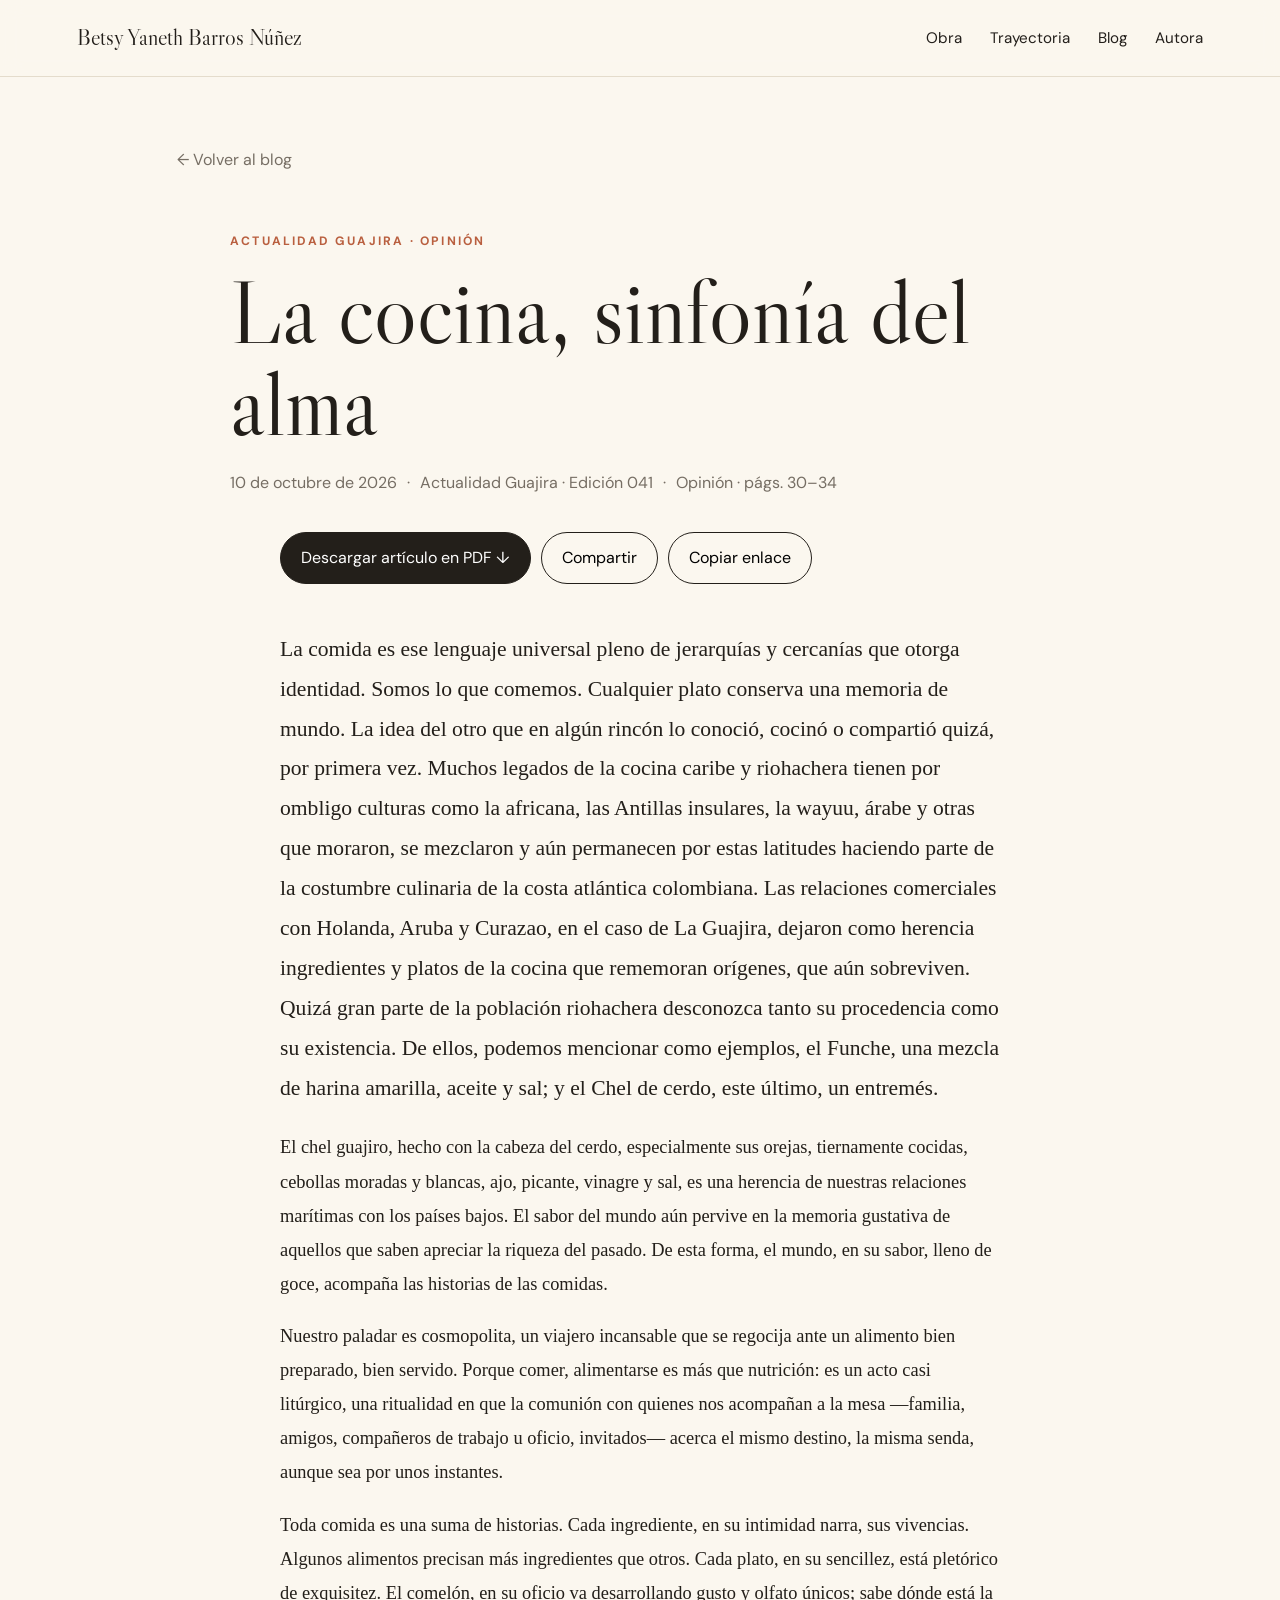
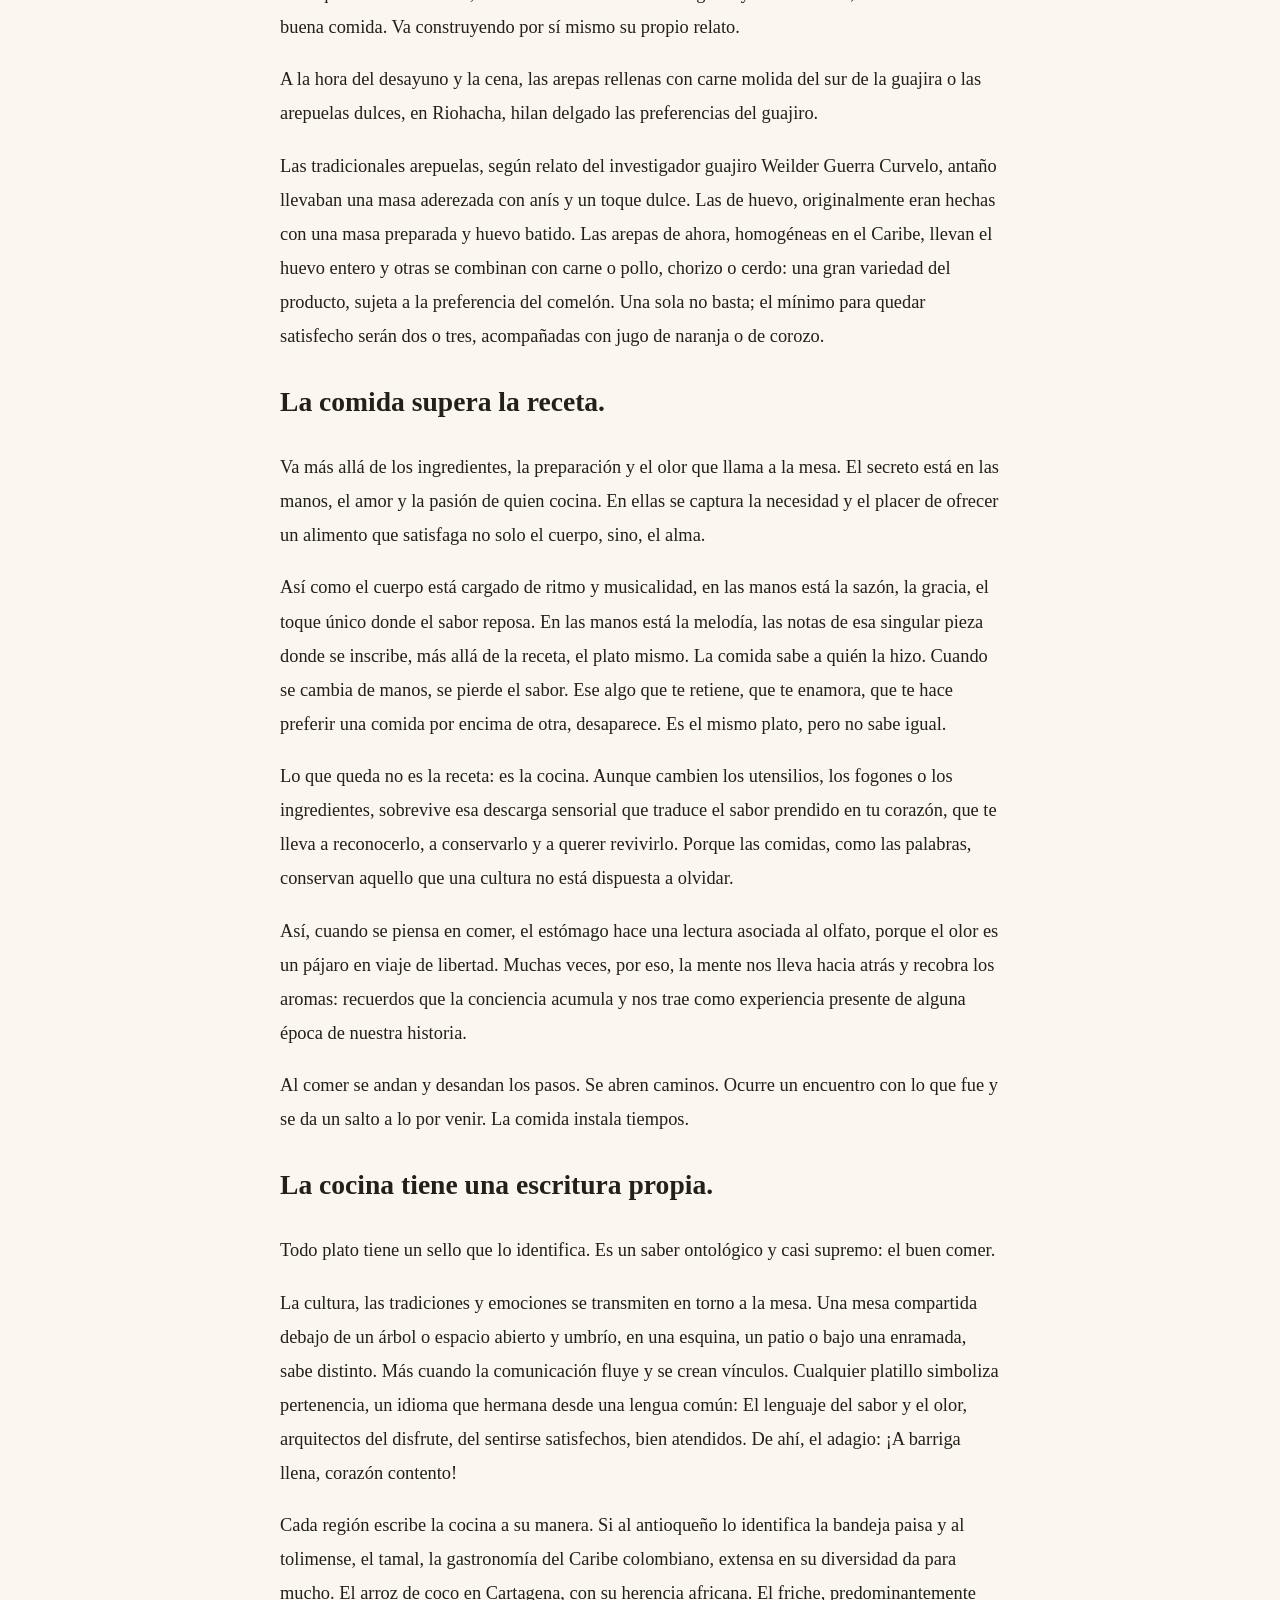
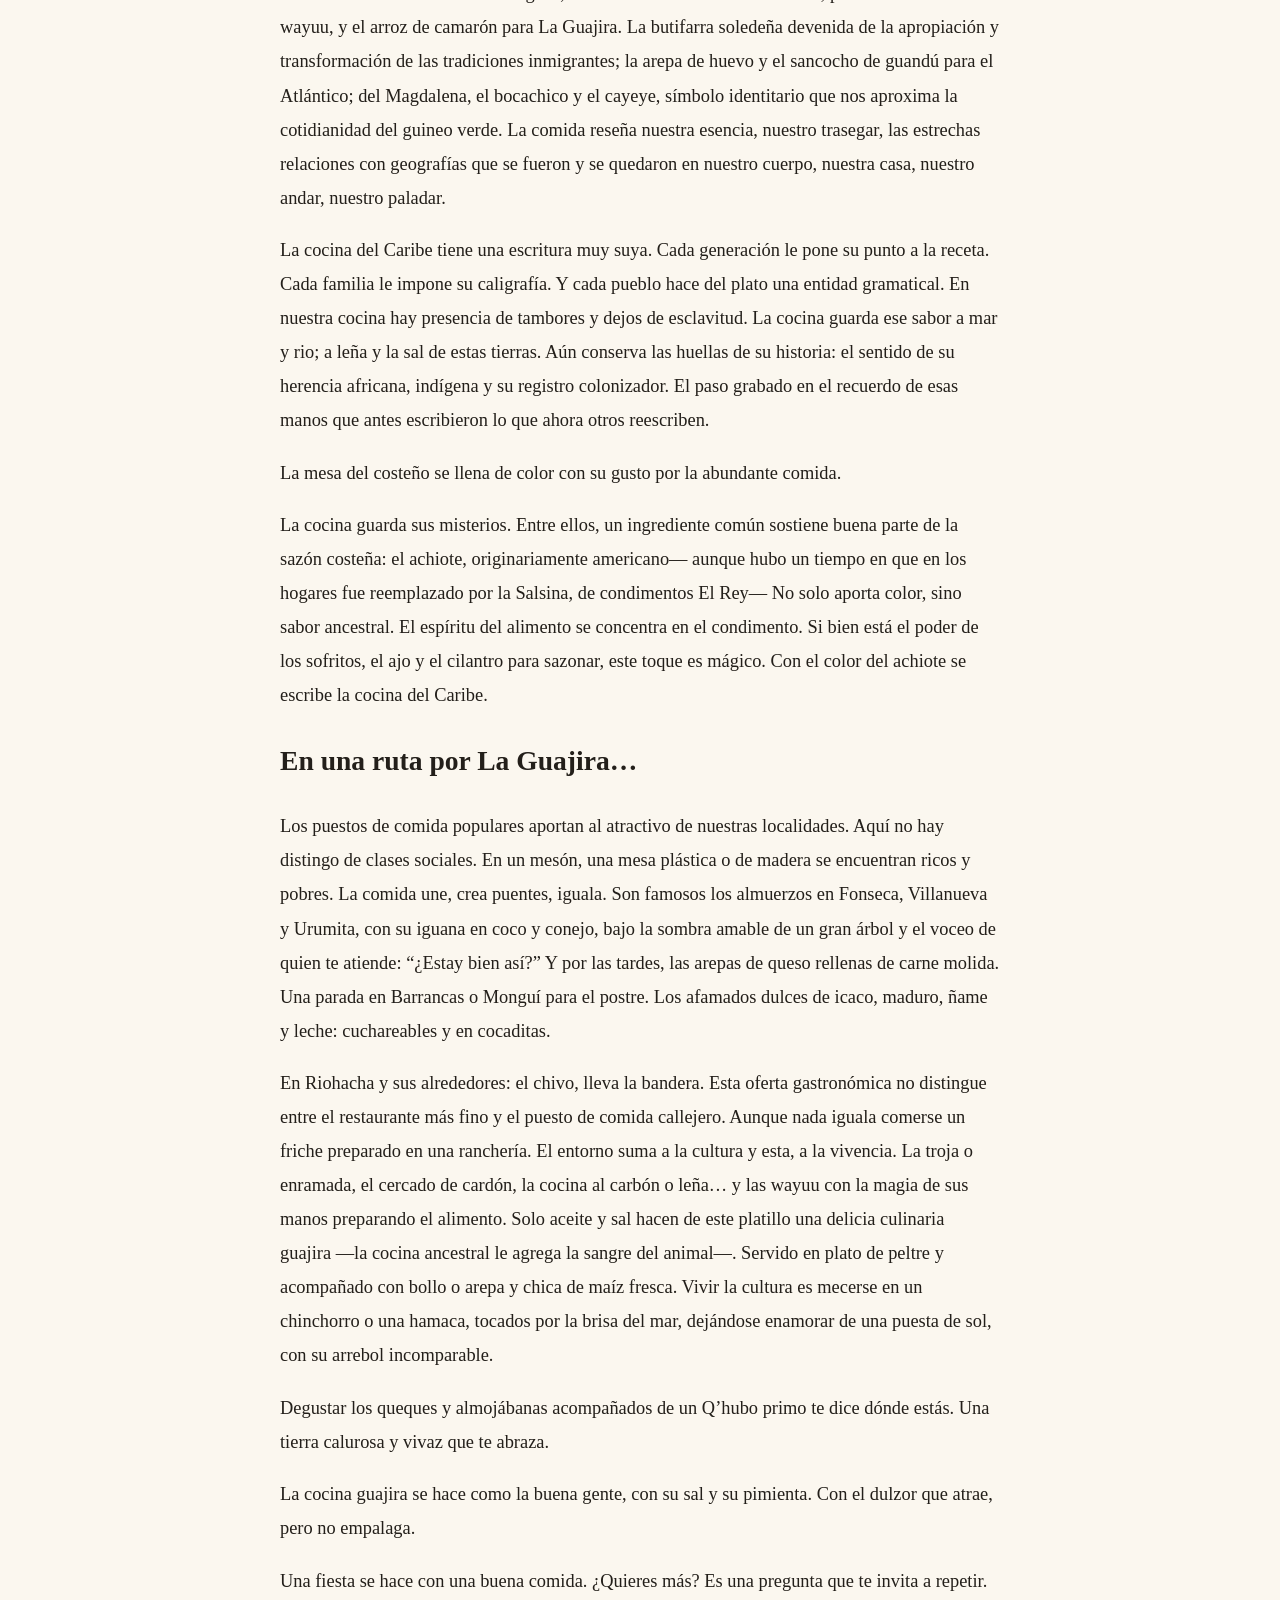
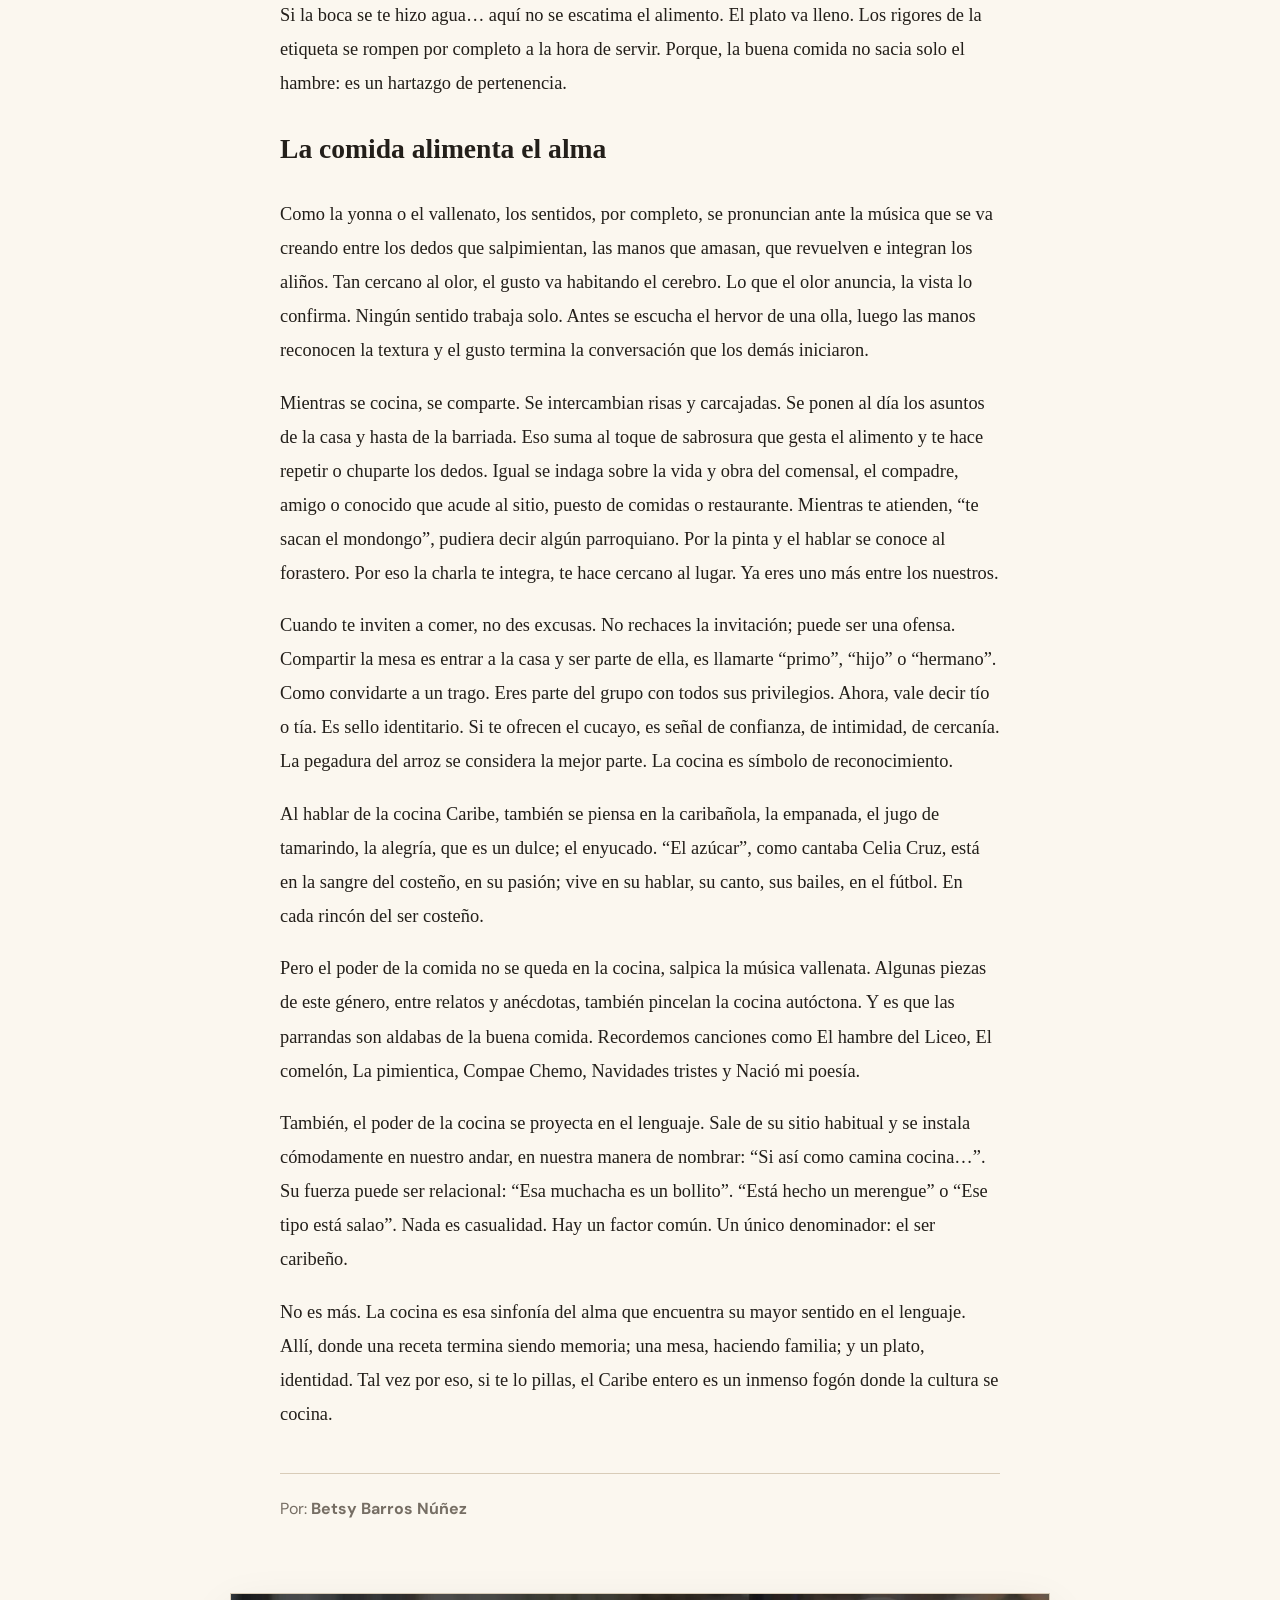
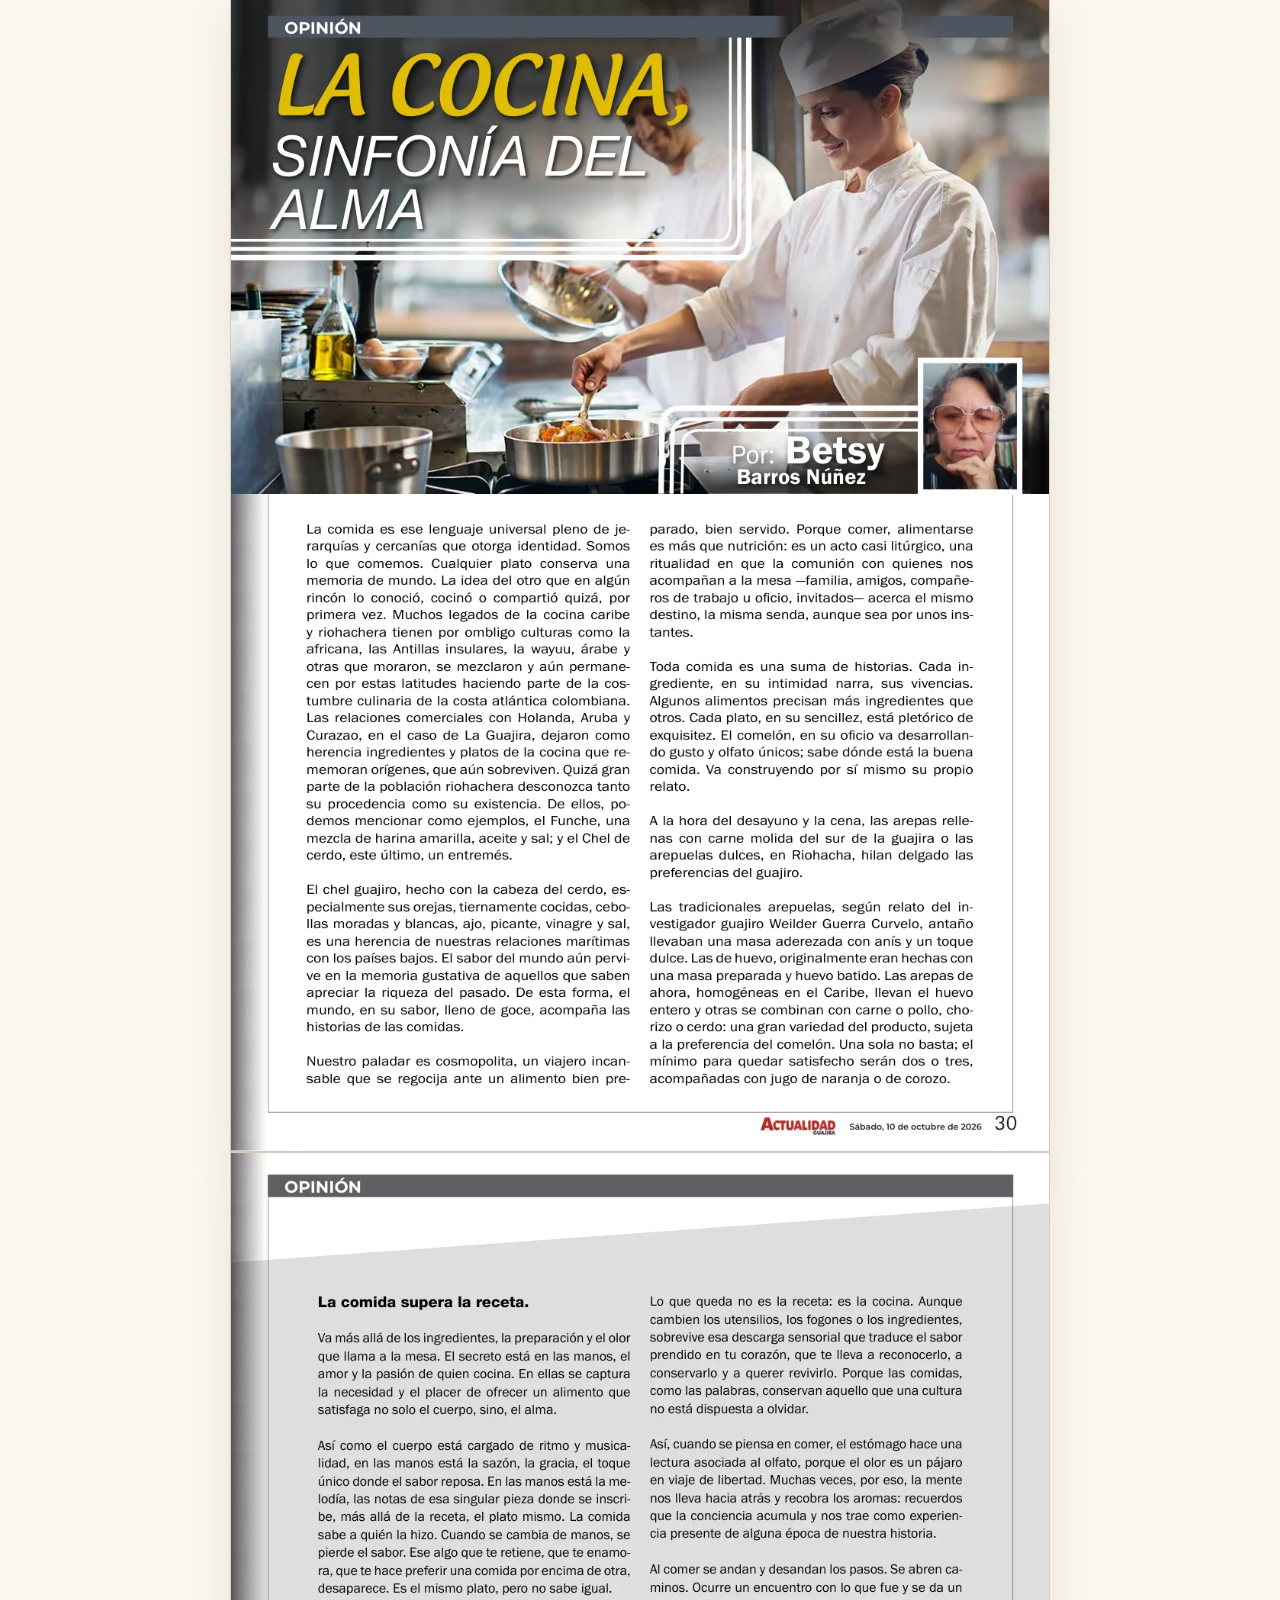
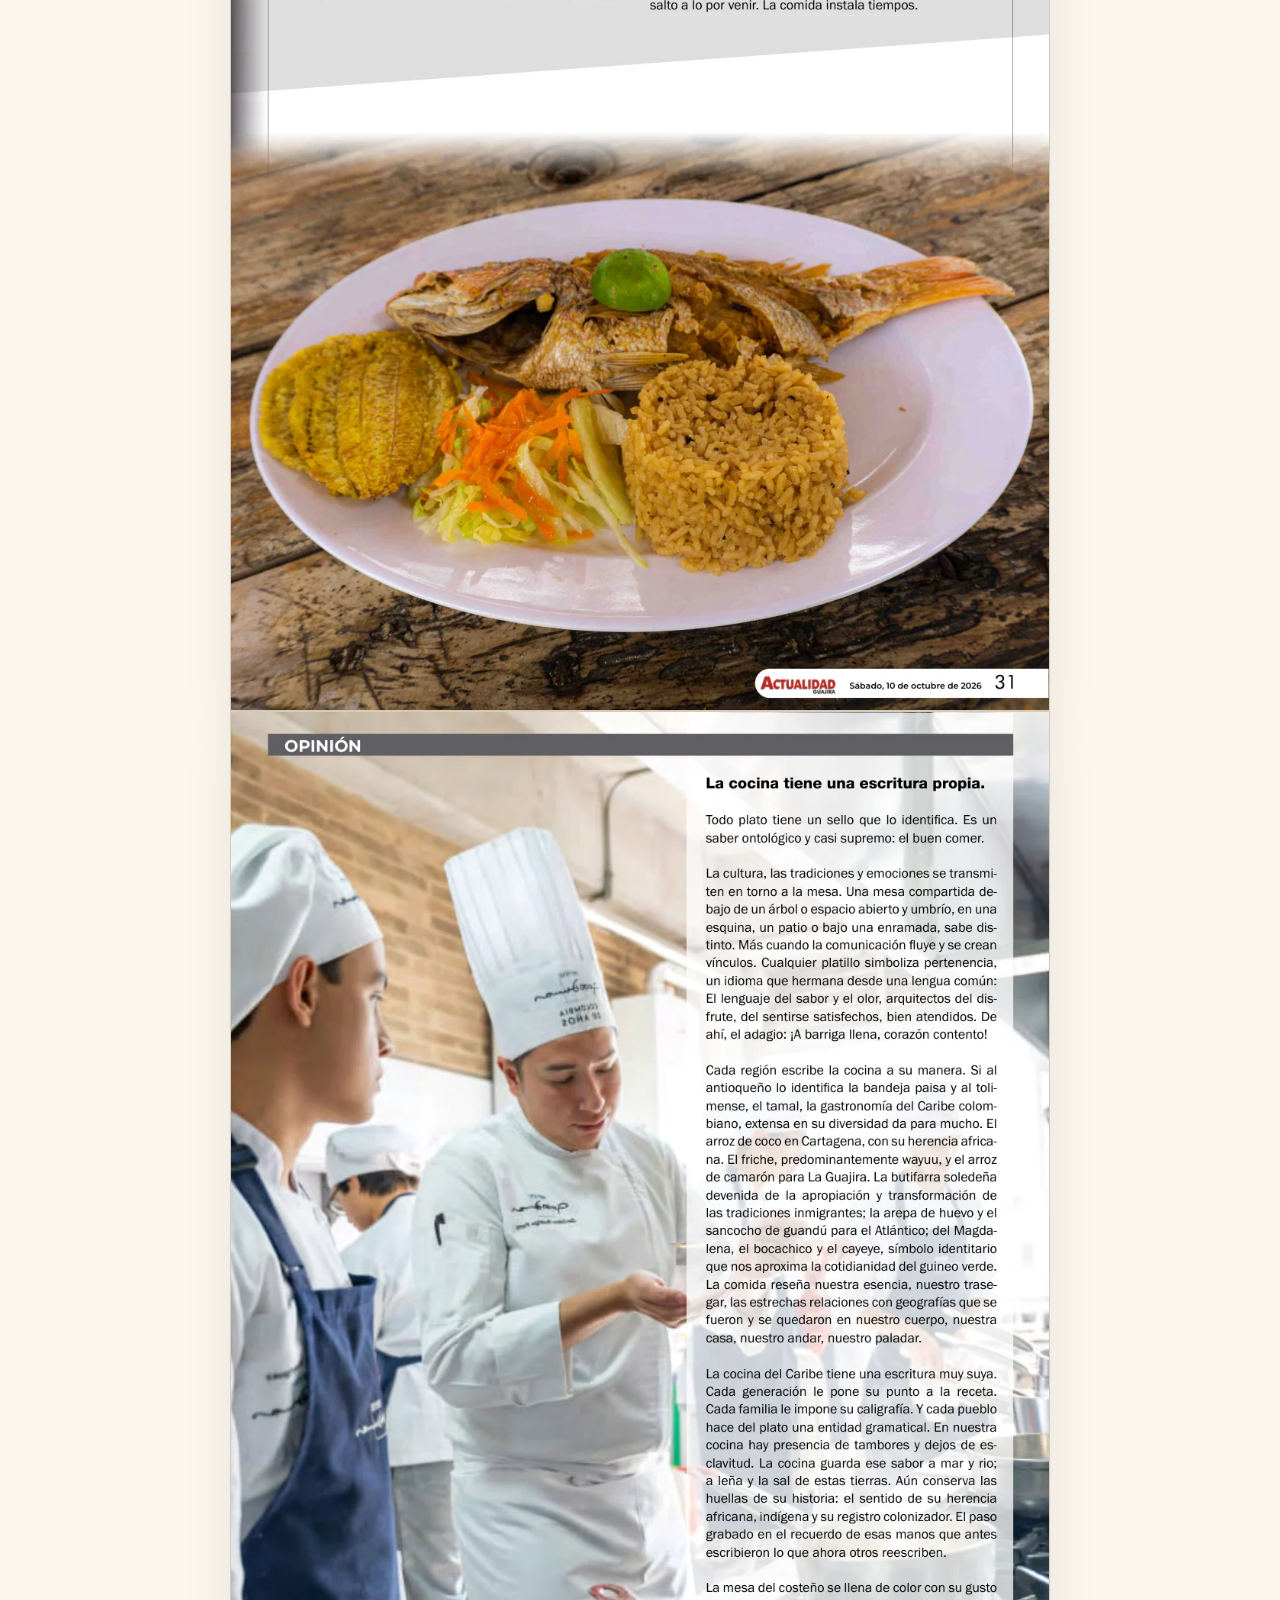
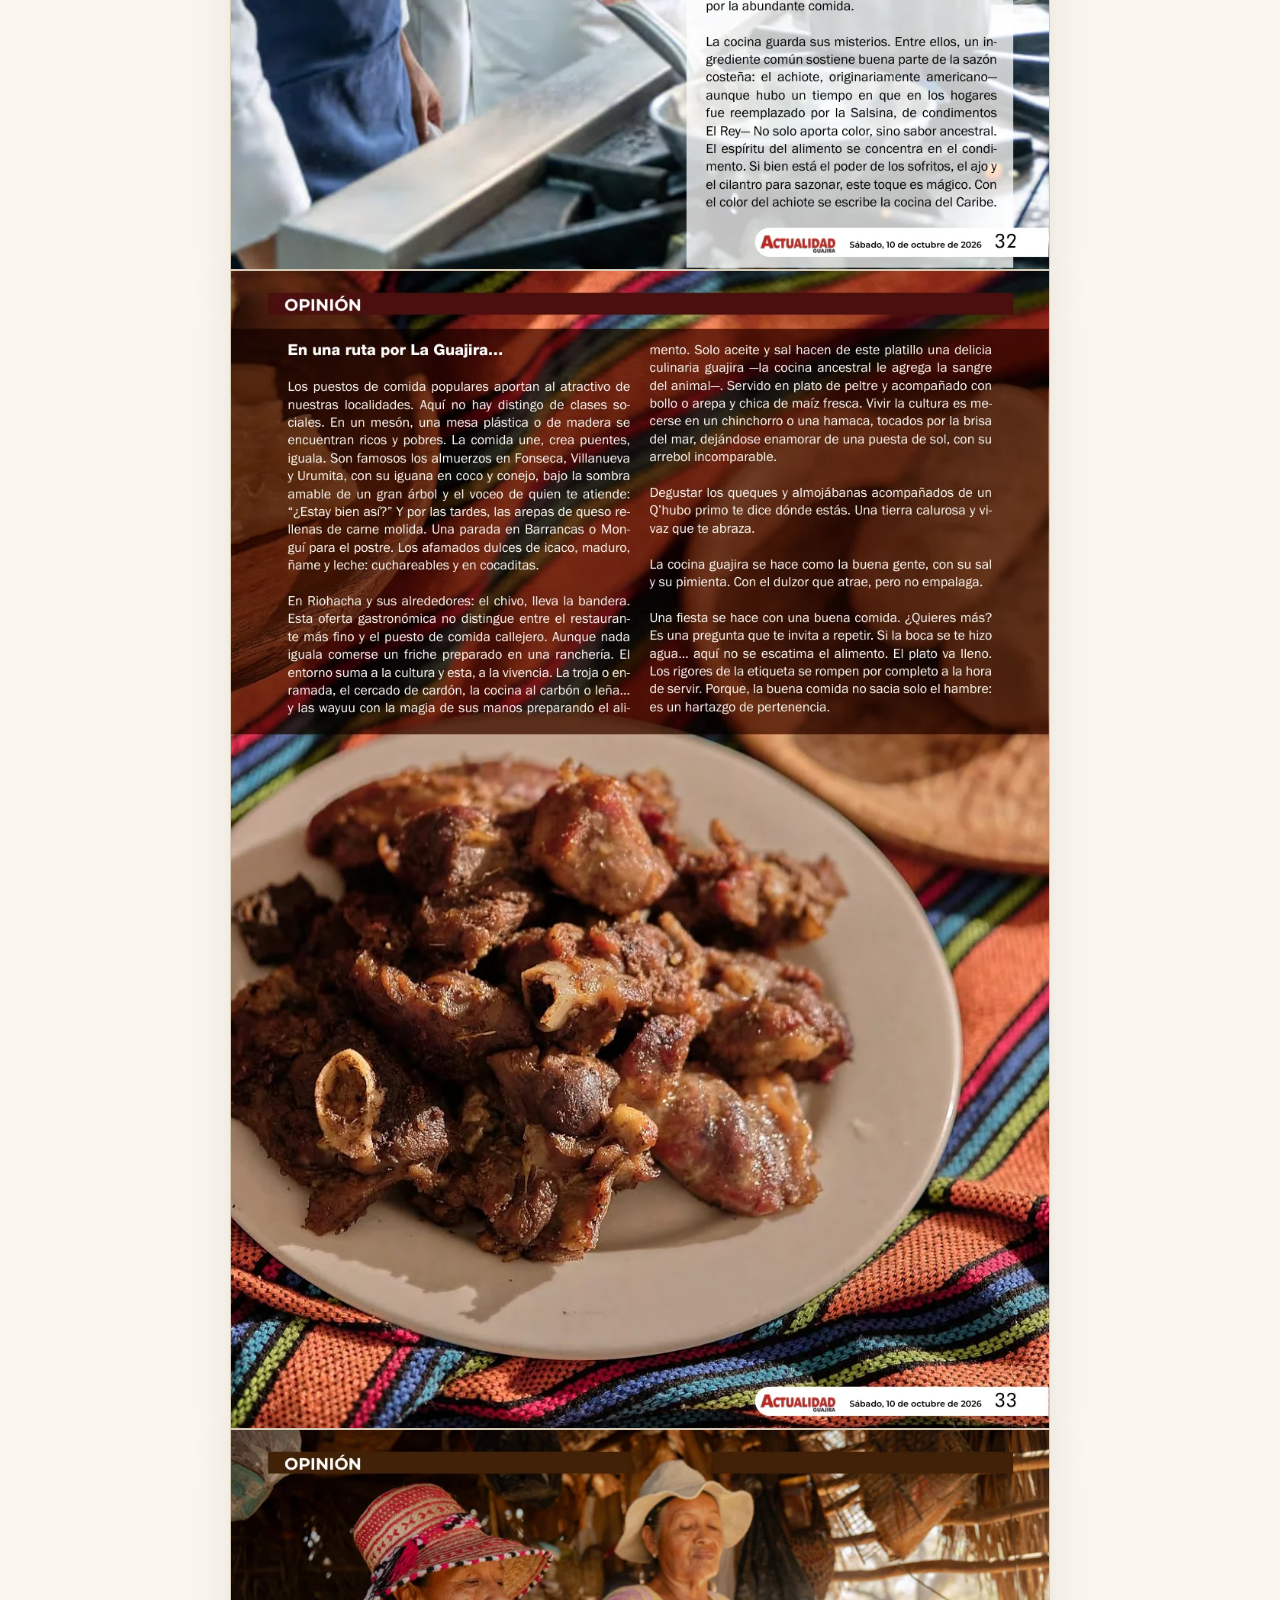
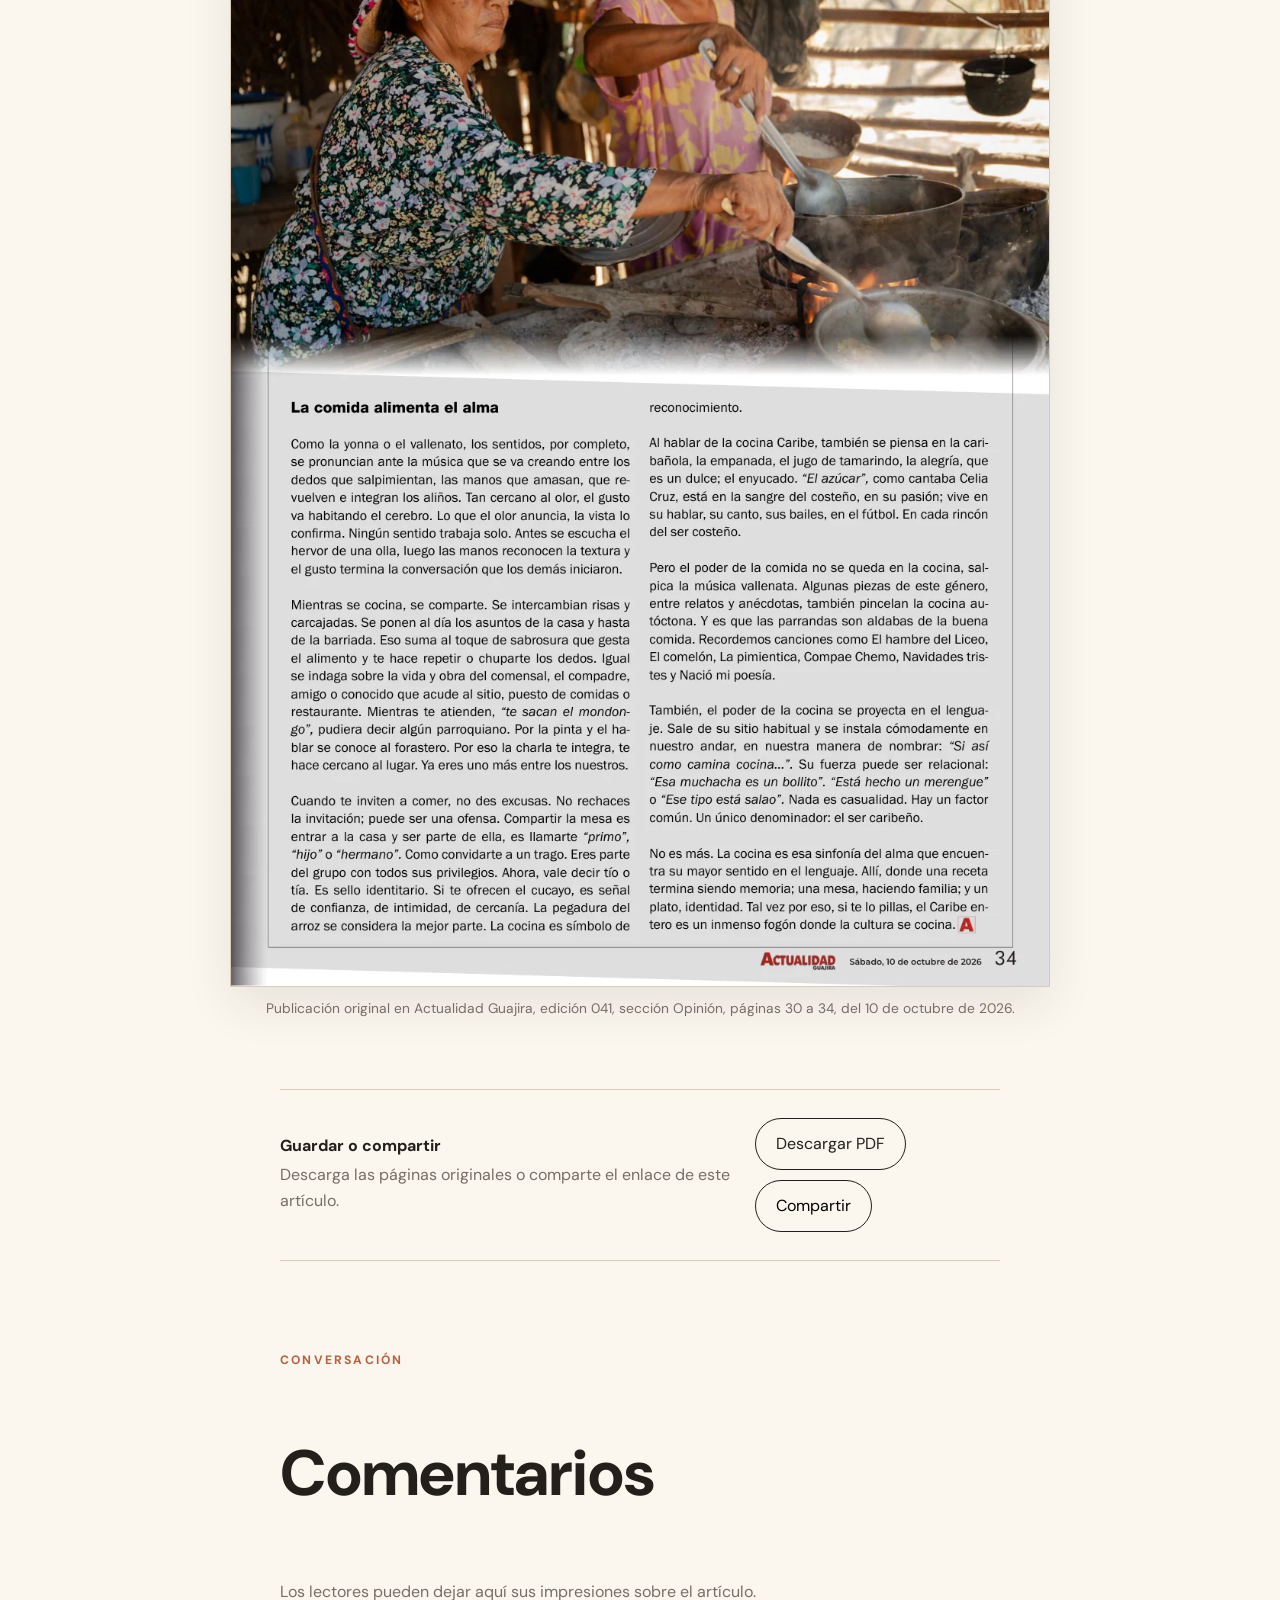
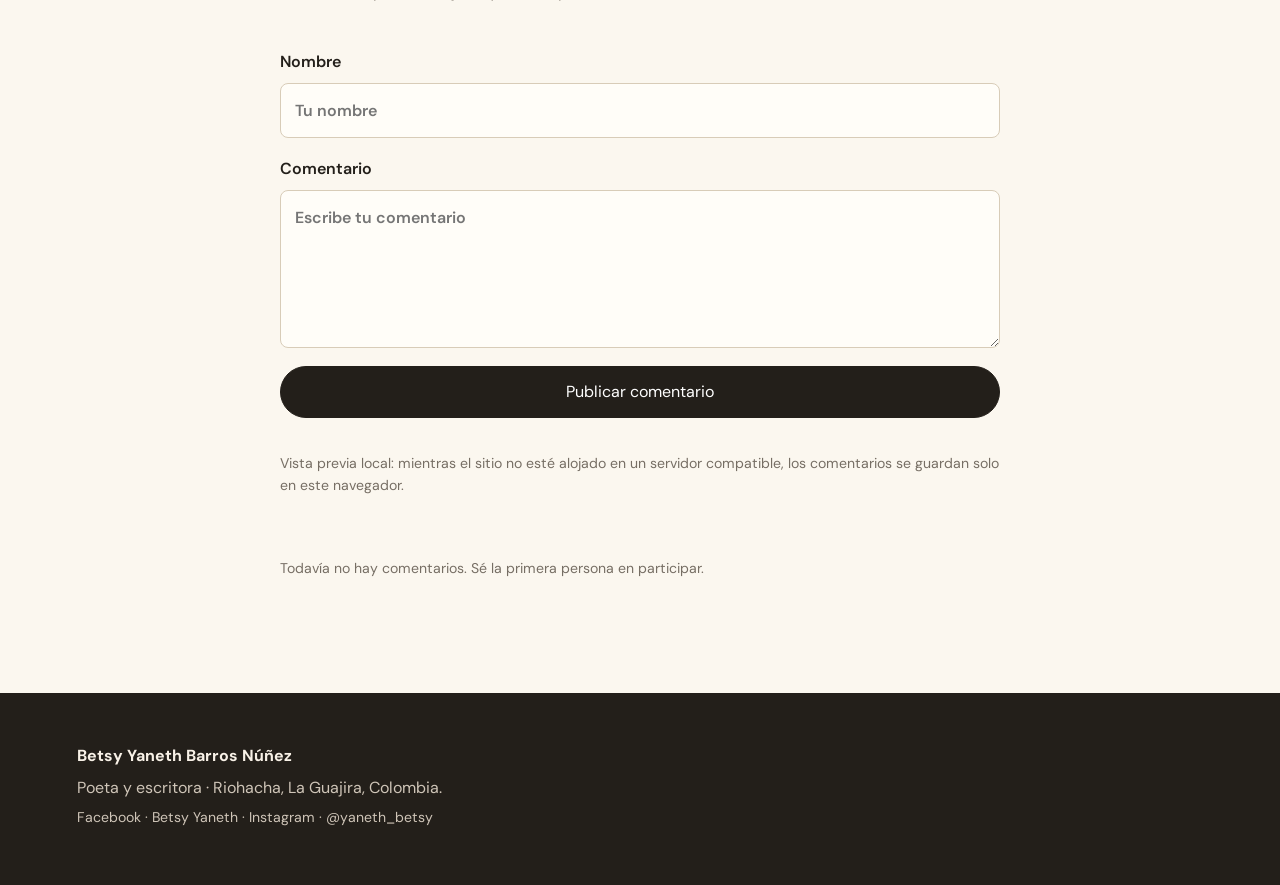
<file: la-cocina-sinfonia-del-alma.html>
<!DOCTYPE html>

<html lang="es">
<head>
<meta charset="utf-8"/>
<meta content="width=device-width, initial-scale=1.0" name="viewport"/>
<meta content="La cocina, sinfonía del alma, artículo de opinión de Betsy Barros Núñez publicado en Actualidad Guajira el 10 de octubre de 2026." name="description"/>
<meta content="La cocina, sinfonía del alma | Betsy Barros Núñez" property="og:title"/>
<meta content="Un recorrido por los sabores de La Guajira y el Caribe, donde la cocina conserva la memoria, reúne a la familia y expresa nuestra identidad." property="og:description"/>
<meta content="article" property="og:type"/>
<meta content="https://betsybarros.vercel.app/assets/la-cocina-sinfonia-del-alma-actualidad-guajira-30.webp" property="og:image"/>
<link href="https://betsybarros.vercel.app/la-cocina-sinfonia-del-alma.html" rel="canonical"/>
<meta content="https://betsybarros.vercel.app/la-cocina-sinfonia-del-alma.html" property="og:url"/>
<title>La cocina, sinfonía del alma | Betsy Barros Núñez</title>
<link href="https://fonts.googleapis.com" rel="preconnect"/>
<link crossorigin="" href="https://fonts.gstatic.com" rel="preconnect"/>
<link href="https://fonts.googleapis.com/css2?family=DM+Sans:wght@400;500;600;700&amp;family=Libre+Caslon+Display&amp;display=swap" rel="stylesheet"/>
<link href="styles.css" rel="stylesheet"/>
</head>
<body data-article-id="la-cocina-sinfonia-del-alma" data-article-title="La cocina, sinfonía del alma">
<header class="site-header">
<a class="brand" href="index.html">Betsy Yaneth Barros Núñez</a>
<nav class="nav"><a href="index.html#obra">Obra</a><a href="index.html#trayectoria">Trayectoria</a><a class="nav-blog" href="blog.html">Blog</a><a href="index.html#autora">Autora</a></nav>
</header>
<main class="article-page">
<a class="back-link" href="blog.html">← Volver al blog</a>
<article>
<p class="eyebrow">Actualidad Guajira · Opinión</p>
<h1>La cocina, sinfonía del alma</h1>
<div class="article-meta-row"><span>10 de octubre de 2026</span><span>·</span><span>Actualidad Guajira · Edición 041</span><span>·</span><span>Opinión · págs. 30–34</span></div>
<div aria-label="Acciones del artículo" class="article-toolbar">
<a class="btn primary download-btn" download="" href="downloads/la-cocina-sinfonia-del-alma-betsy-barros.pdf">Descargar artículo en PDF ↓</a>
<button class="btn secondary" id="shareBtn" type="button">Compartir</button>
<button class="btn secondary" id="copyBtn" type="button">Copiar enlace</button>
</div>
<div class="article-content"><p class="lead">La comida es ese lenguaje universal pleno de jerarquías y cercanías que otorga identidad. Somos lo que comemos. Cualquier plato conserva una memoria de mundo. La idea del otro que en algún rincón lo conoció, cocinó o compartió quizá, por primera vez. Muchos legados de la cocina caribe y riohachera tienen por ombligo culturas como la africana, las Antillas insulares, la wayuu, árabe y otras que moraron, se mezclaron y aún permanecen por estas latitudes haciendo parte de la costumbre culinaria de la costa atlántica colombiana. Las relaciones comerciales con Holanda, Aruba y Curazao, en el caso de La Guajira, dejaron como herencia ingredientes y platos de la cocina que rememoran orígenes, que aún sobreviven. Quizá gran parte de la población riohachera desconozca tanto su procedencia como su existencia. De ellos, podemos mencionar como ejemplos, el Funche, una mezcla de harina amarilla, aceite y sal; y el Chel de cerdo, este último, un entremés.</p><p>El chel guajiro, hecho con la cabeza del cerdo, especialmente sus orejas, tiernamente cocidas, cebollas moradas y blancas, ajo, picante, vinagre y sal, es una herencia de nuestras relaciones marítimas con los países bajos. El sabor del mundo aún pervive en la memoria gustativa de aquellos que saben apreciar la riqueza del pasado. De esta forma, el mundo, en su sabor, lleno de goce, acompaña las historias de las comidas.</p><p>Nuestro paladar es cosmopolita, un viajero incansable que se regocija ante un alimento bien preparado, bien servido. Porque comer, alimentarse es más que nutrición: es un acto casi litúrgico, una ritualidad en que la comunión con quienes nos acompañan a la mesa —familia, amigos, compañeros de trabajo u oficio, invitados— acerca el mismo destino, la misma senda, aunque sea por unos instantes.</p><p>Toda comida es una suma de historias. Cada ingrediente, en su intimidad narra, sus vivencias. Algunos alimentos precisan más ingredientes que otros. Cada plato, en su sencillez, está pletórico de exquisitez. El comelón, en su oficio va desarrollando gusto y olfato únicos; sabe dónde está la buena comida. Va construyendo por sí mismo su propio relato.</p><p>A la hora del desayuno y la cena, las arepas rellenas con carne molida del sur de la guajira o las arepuelas dulces, en Riohacha, hilan delgado las preferencias del guajiro.</p><p>Las tradicionales arepuelas, según relato del investigador guajiro Weilder Guerra Curvelo, antaño llevaban una masa aderezada con anís y un toque dulce. Las de huevo, originalmente eran hechas con una masa preparada y huevo batido. Las arepas de ahora, homogéneas en el Caribe, llevan el huevo entero y otras se combinan con carne o pollo, chorizo o cerdo: una gran variedad del producto, sujeta a la preferencia del comelón. Una sola no basta; el mínimo para quedar satisfecho serán dos o tres, acompañadas con jugo de naranja o de corozo.</p><h2>La comida supera la receta.</h2><p>Va más allá de los ingredientes, la preparación y el olor que llama a la mesa. El secreto está en las manos, el amor y la pasión de quien cocina. En ellas se captura la necesidad y el placer de ofrecer un alimento que satisfaga no solo el cuerpo, sino, el alma.</p><p>Así como el cuerpo está cargado de ritmo y musicalidad, en las manos está la sazón, la gracia, el toque único donde el sabor reposa. En las manos está la melodía, las notas de esa singular pieza donde se inscribe, más allá de la receta, el plato mismo. La comida sabe a quién la hizo. Cuando se cambia de manos, se pierde el sabor. Ese algo que te retiene, que te enamora, que te hace preferir una comida por encima de otra, desaparece. Es el mismo plato, pero no sabe igual.</p><p>Lo que queda no es la receta: es la cocina. Aunque cambien los utensilios, los fogones o los ingredientes, sobrevive esa descarga sensorial que traduce el sabor prendido en tu corazón, que te lleva a reconocerlo, a conservarlo y a querer revivirlo. Porque las comidas, como las palabras, conservan aquello que una cultura no está dispuesta a olvidar.</p><p>Así, cuando se piensa en comer, el estómago hace una lectura asociada al olfato, porque el olor es un pájaro en viaje de libertad. Muchas veces, por eso, la mente nos lleva hacia atrás y recobra los aromas: recuerdos que la conciencia acumula y nos trae como experiencia presente de alguna época de nuestra historia.</p><p>Al comer se andan y desandan los pasos. Se abren caminos. Ocurre un encuentro con lo que fue y se da un salto a lo por venir. La comida instala tiempos.</p><h2>La cocina tiene una escritura propia.</h2><p>Todo plato tiene un sello que lo identifica. Es un saber ontológico y casi supremo: el buen comer.</p><p>La cultura, las tradiciones y emociones se transmiten en torno a la mesa. Una mesa compartida debajo de un árbol o espacio abierto y umbrío, en una esquina, un patio o bajo una enramada, sabe distinto. Más cuando la comunicación fluye y se crean vínculos. Cualquier platillo simboliza pertenencia, un idioma que hermana desde una lengua común: El lenguaje del sabor y el olor, arquitectos del disfrute, del sentirse satisfechos, bien atendidos. De ahí, el adagio: ¡A barriga llena, corazón contento!</p><p>Cada región escribe la cocina a su manera. Si al antioqueño lo identifica la bandeja paisa y al tolimense, el tamal, la gastronomía del Caribe colombiano, extensa en su diversidad da para mucho. El arroz de coco en Cartagena, con su herencia africana. El friche, predominantemente wayuu, y el arroz de camarón para La Guajira. La butifarra soledeña devenida de la apropiación y transformación de las tradiciones inmigrantes; la arepa de huevo y el sancocho de guandú para el Atlántico; del Magdalena, el bocachico y el cayeye, símbolo identitario que nos aproxima la cotidianidad del guineo verde. La comida reseña nuestra esencia, nuestro trasegar, las estrechas relaciones con geografías que se fueron y se quedaron en nuestro cuerpo, nuestra casa, nuestro andar, nuestro paladar.</p><p>La cocina del Caribe tiene una escritura muy suya. Cada generación le pone su punto a la receta. Cada familia le impone su caligrafía. Y cada pueblo hace del plato una entidad gramatical. En nuestra cocina hay presencia de tambores y dejos de esclavitud. La cocina guarda ese sabor a mar y rio; a leña y la sal de estas tierras. Aún conserva las huellas de su historia: el sentido de su herencia africana, indígena y su registro colonizador. El paso grabado en el recuerdo de esas manos que antes escribieron lo que ahora otros reescriben.</p><p>La mesa del costeño se llena de color con su gusto por la abundante comida.</p><p>La cocina guarda sus misterios. Entre ellos, un ingrediente común sostiene buena parte de la sazón costeña: el achiote, originariamente americano— aunque hubo un tiempo en que en los hogares fue reemplazado por la Salsina, de condimentos El Rey— No solo aporta color, sino sabor ancestral. El espíritu del alimento se concentra en el condimento. Si bien está el poder de los sofritos, el ajo y el cilantro para sazonar, este toque es mágico. Con el color del achiote se escribe la cocina del Caribe.</p><h2>En una ruta por La Guajira…</h2><p>Los puestos de comida populares aportan al atractivo de nuestras localidades. Aquí no hay distingo de clases sociales. En un mesón, una mesa plástica o de madera se encuentran ricos y pobres. La comida une, crea puentes, iguala. Son famosos los almuerzos en Fonseca, Villanueva y Urumita, con su iguana en coco y conejo, bajo la sombra amable de un gran árbol y el voceo de quien te atiende: “¿Estay bien así?” Y por las tardes, las arepas de queso rellenas de carne molida. Una parada en Barrancas o Monguí para el postre. Los afamados dulces de icaco, maduro, ñame y leche: cuchareables y en cocaditas.</p><p>En Riohacha y sus alrededores: el chivo, lleva la bandera. Esta oferta gastronómica no distingue entre el restaurante más fino y el puesto de comida callejero. Aunque nada iguala comerse un friche preparado en una ranchería. El entorno suma a la cultura y esta, a la vivencia. La troja o enramada, el cercado de cardón, la cocina al carbón o leña… y las wayuu con la magia de sus manos preparando el alimento. Solo aceite y sal hacen de este platillo una delicia culinaria guajira —la cocina ancestral le agrega la sangre del animal—. Servido en plato de peltre y acompañado con bollo o arepa y chica de maíz fresca. Vivir la cultura es mecerse en un chinchorro o una hamaca, tocados por la brisa del mar, dejándose enamorar de una puesta de sol, con su arrebol incomparable.</p><p>Degustar los queques y almojábanas acompañados de un Q’hubo primo te dice dónde estás. Una tierra calurosa y vivaz que te abraza.</p><p>La cocina guajira se hace como la buena gente, con su sal y su pimienta. Con el dulzor que atrae, pero no empalaga.</p><p>Una fiesta se hace con una buena comida. ¿Quieres más? Es una pregunta que te invita a repetir. Si la boca se te hizo agua… aquí no se escatima el alimento. El plato va lleno. Los rigores de la etiqueta se rompen por completo a la hora de servir. Porque, la buena comida no sacia solo el hambre: es un hartazgo de pertenencia.</p><h2>La comida alimenta el alma</h2><p>Como la yonna o el vallenato, los sentidos, por completo, se pronuncian ante la música que se va creando entre los dedos que salpimientan, las manos que amasan, que revuelven e integran los aliños. Tan cercano al olor, el gusto va habitando el cerebro. Lo que el olor anuncia, la vista lo confirma. Ningún sentido trabaja solo. Antes se escucha el hervor de una olla, luego las manos reconocen la textura y el gusto termina la conversación que los demás iniciaron.</p><p>Mientras se cocina, se comparte. Se intercambian risas y carcajadas. Se ponen al día los asuntos de la casa y hasta de la barriada. Eso suma al toque de sabrosura que gesta el alimento y te hace repetir o chuparte los dedos. Igual se indaga sobre la vida y obra del comensal, el compadre, amigo o conocido que acude al sitio, puesto de comidas o restaurante. Mientras te atienden, “te sacan el mondongo”, pudiera decir algún parroquiano. Por la pinta y el hablar se conoce al forastero. Por eso la charla te integra, te hace cercano al lugar. Ya eres uno más entre los nuestros.</p><p>Cuando te inviten a comer, no des excusas. No rechaces la invitación; puede ser una ofensa. Compartir la mesa es entrar a la casa y ser parte de ella, es llamarte “primo”, “hijo” o “hermano”. Como convidarte a un trago. Eres parte del grupo con todos sus privilegios. Ahora, vale decir tío o tía. Es sello identitario. Si te ofrecen el cucayo, es señal de confianza, de intimidad, de cercanía. La pegadura del arroz se considera la mejor parte. La cocina es símbolo de reconocimiento.</p><p>Al hablar de la cocina Caribe, también se piensa en la caribañola, la empanada, el jugo de tamarindo, la alegría, que es un dulce; el enyucado. “El azúcar”, como cantaba Celia Cruz, está en la sangre del costeño, en su pasión; vive en su hablar, su canto, sus bailes, en el fútbol. En cada rincón del ser costeño.</p><p>Pero el poder de la comida no se queda en la cocina, salpica la música vallenata. Algunas piezas de este género, entre relatos y anécdotas, también pincelan la cocina autóctona. Y es que las parrandas son aldabas de la buena comida. Recordemos canciones como El hambre del Liceo, El comelón, La pimientica, Compae Chemo, Navidades tristes y Nació mi poesía.</p><p>También, el poder de la cocina se proyecta en el lenguaje. Sale de su sitio habitual y se instala cómodamente en nuestro andar, en nuestra manera de nombrar: “Si así como camina cocina…”. Su fuerza puede ser relacional: “Esa muchacha es un bollito”. “Está hecho un merengue” o “Ese tipo está salao”. Nada es casualidad. Hay un factor común. Un único denominador: el ser caribeño.</p><p>No es más. La cocina es esa sinfonía del alma que encuentra su mayor sentido en el lenguaje. Allí, donde una receta termina siendo memoria; una mesa, haciendo familia; y un plato, identidad. Tal vez por eso, si te lo pillas, el Caribe entero es un inmenso fogón donde la cultura se cocina.</p><p class="article-byline">Por: <strong>Betsy Barros Núñez</strong></p></div>
<figure class="original-clipping"><img alt="Página 30 original de La cocina, sinfonía del alma en Actualidad Guajira" loading="lazy" src="assets/la-cocina-sinfonia-del-alma-actualidad-guajira-30.webp"/><img alt="Página 31 original de La cocina, sinfonía del alma en Actualidad Guajira" loading="lazy" src="assets/la-cocina-sinfonia-del-alma-actualidad-guajira-31.webp"/><img alt="Página 32 original de La cocina, sinfonía del alma en Actualidad Guajira" loading="lazy" src="assets/la-cocina-sinfonia-del-alma-actualidad-guajira-32.webp"/><img alt="Página 33 original de La cocina, sinfonía del alma en Actualidad Guajira" loading="lazy" src="assets/la-cocina-sinfonia-del-alma-actualidad-guajira-33.webp"/><img alt="Página 34 original de La cocina, sinfonía del alma en Actualidad Guajira" loading="lazy" src="assets/la-cocina-sinfonia-del-alma-actualidad-guajira-34.webp"/><figcaption>Publicación original en Actualidad Guajira, edición 041, sección Opinión, páginas 30 a 34, del 10 de octubre de 2026.</figcaption></figure>
<div class="share-panel"><div><strong>Guardar o compartir</strong><p>Descarga las páginas originales o comparte el enlace de este artículo.</p></div><div class="share-actions"><a class="btn secondary" download="" href="downloads/la-cocina-sinfonia-del-alma-betsy-barros.pdf">Descargar PDF</a><button class="btn secondary" id="shareBtnBottom" type="button">Compartir</button></div></div>
</article>
<section class="comments-section" id="comentarios">
<div class="section-heading"><p class="eyebrow">Conversación</p><h2>Comentarios</h2><p>Los lectores pueden dejar aquí sus impresiones sobre el artículo.</p></div>
<form class="comment-form" id="commentForm">
<label>Nombre<input autocomplete="name" id="commentName" maxlength="60" placeholder="Tu nombre" required=""/></label>
<label>Comentario<textarea id="commentText" maxlength="1200" placeholder="Escribe tu comentario" required="" rows="5"></textarea></label>
<label aria-hidden="true" class="hp-field">Sitio web<input autocomplete="off" id="commentWebsite" tabindex="-1"/></label>
<button class="btn primary" type="submit">Publicar comentario</button>
<p class="demo-note" id="commentStatus" role="status"></p>
</form>
<div aria-live="polite" class="comments-list" id="commentsList"></div>
</section>
</main>
<footer class="footer"><div><strong>Betsy Yaneth Barros Núñez</strong><p>Poeta y escritora · Riohacha, La Guajira, Colombia.</p><p class="demo-note"><a href="https://facebook.com/betsy.yaneth.5" rel="noopener noreferrer" target="_blank">Facebook · Betsy Yaneth</a> · <a href="https://www.instagram.com/yaneth_betsy/" rel="noopener noreferrer" target="_blank">Instagram · @yaneth_betsy</a></p></div></footer>
<script src="script.js"></script>
</body>
</html>
</file>
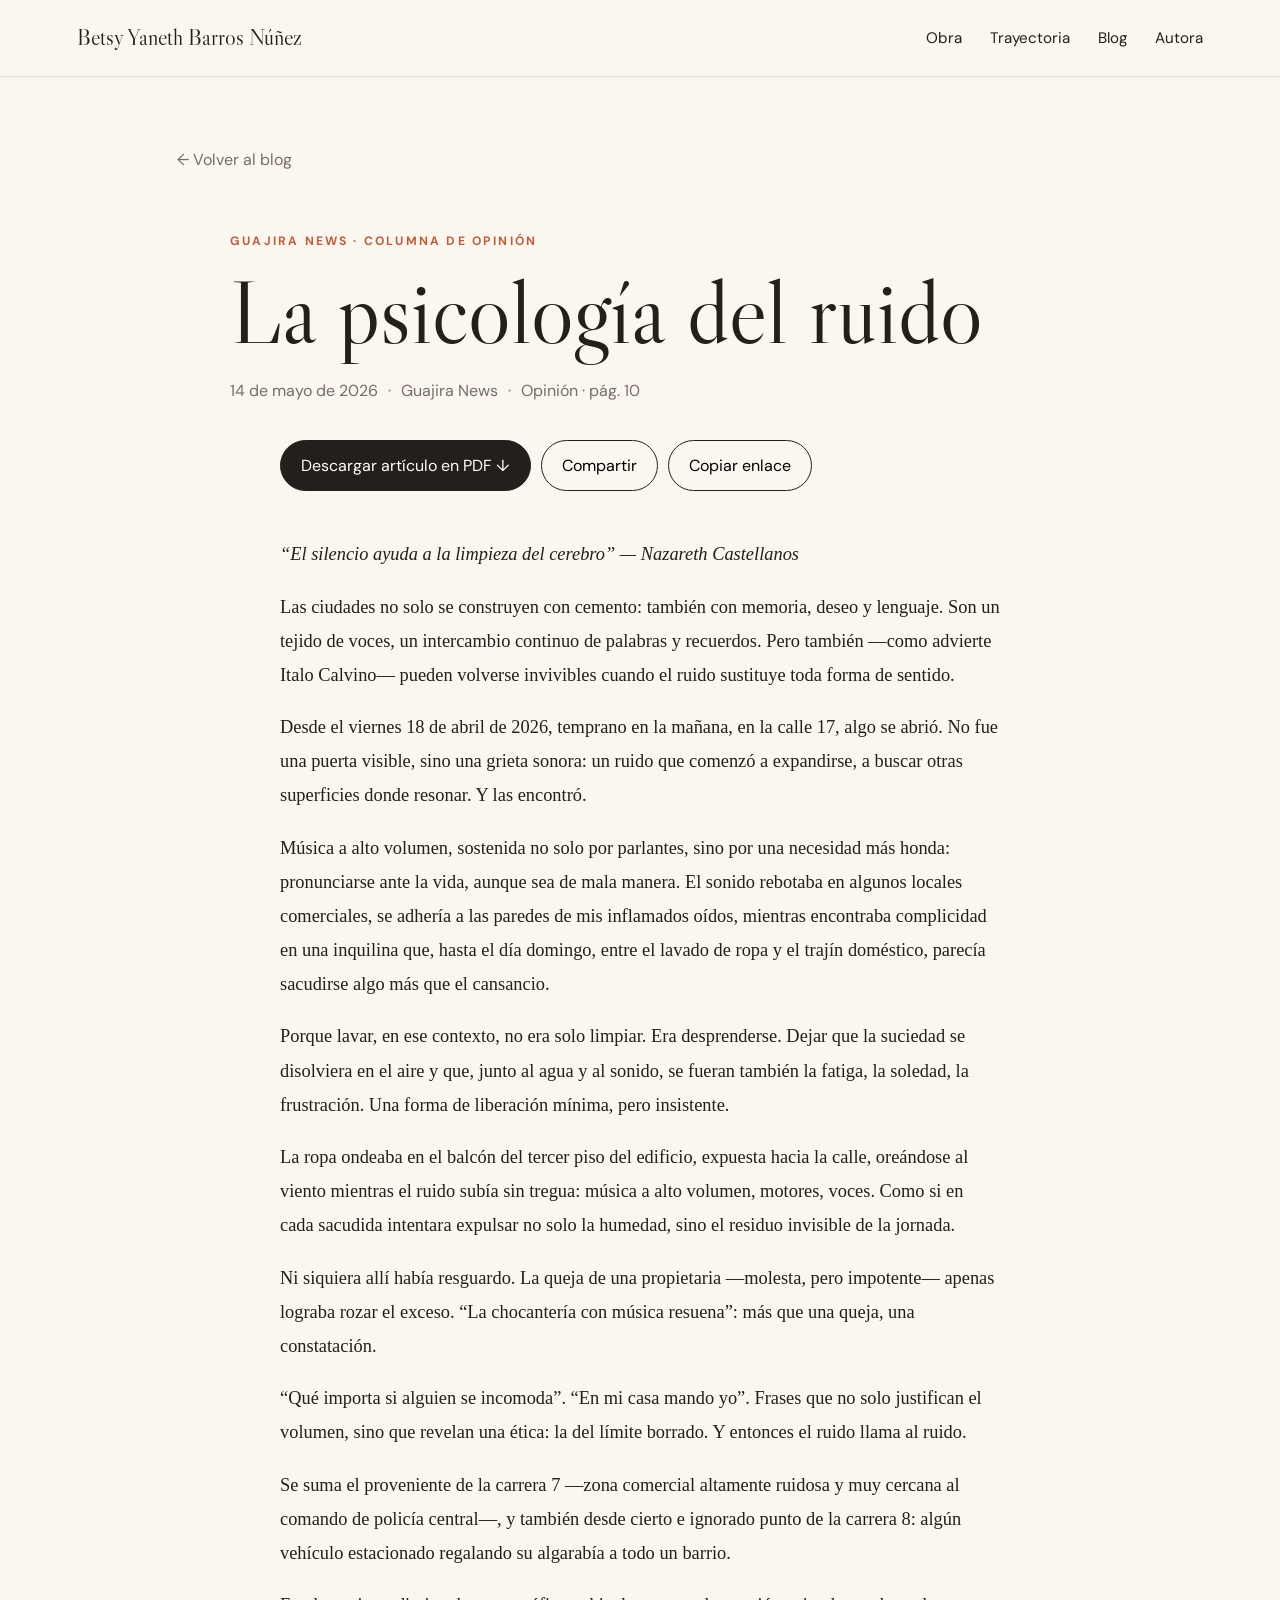
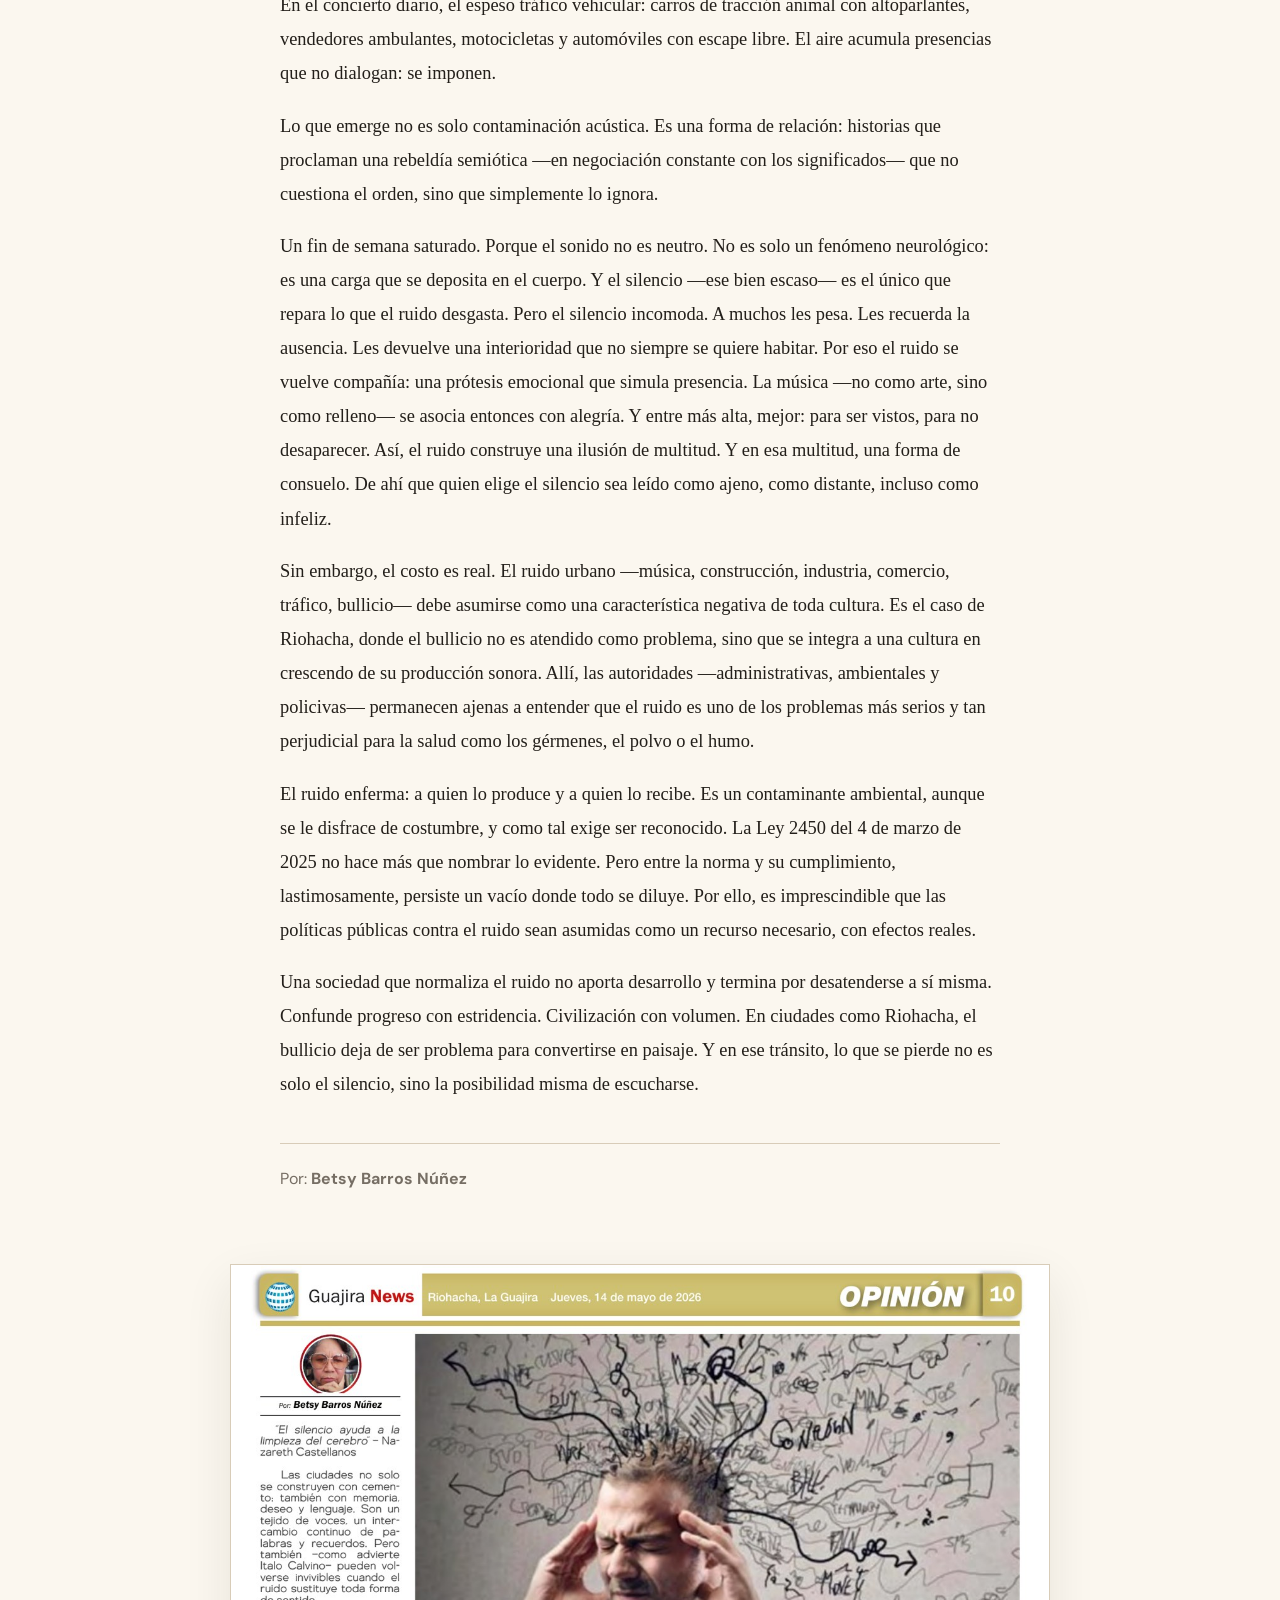
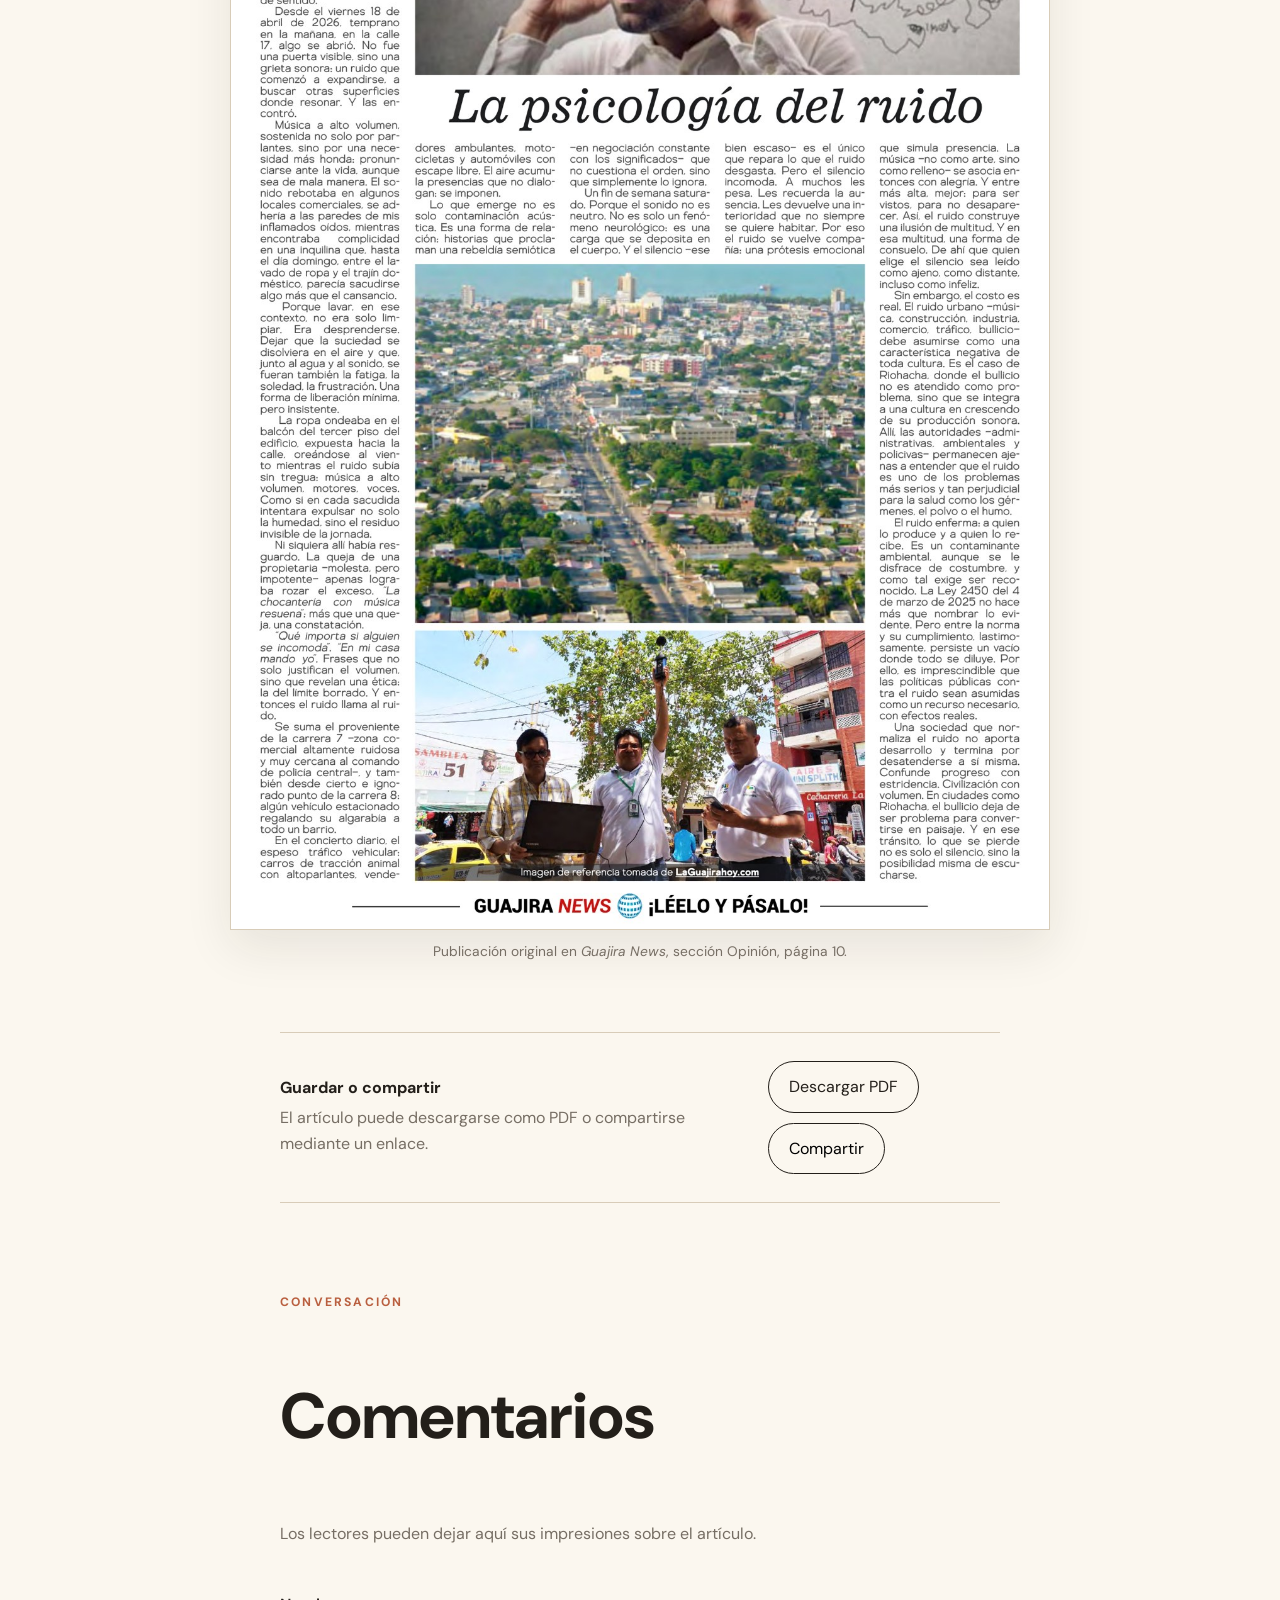
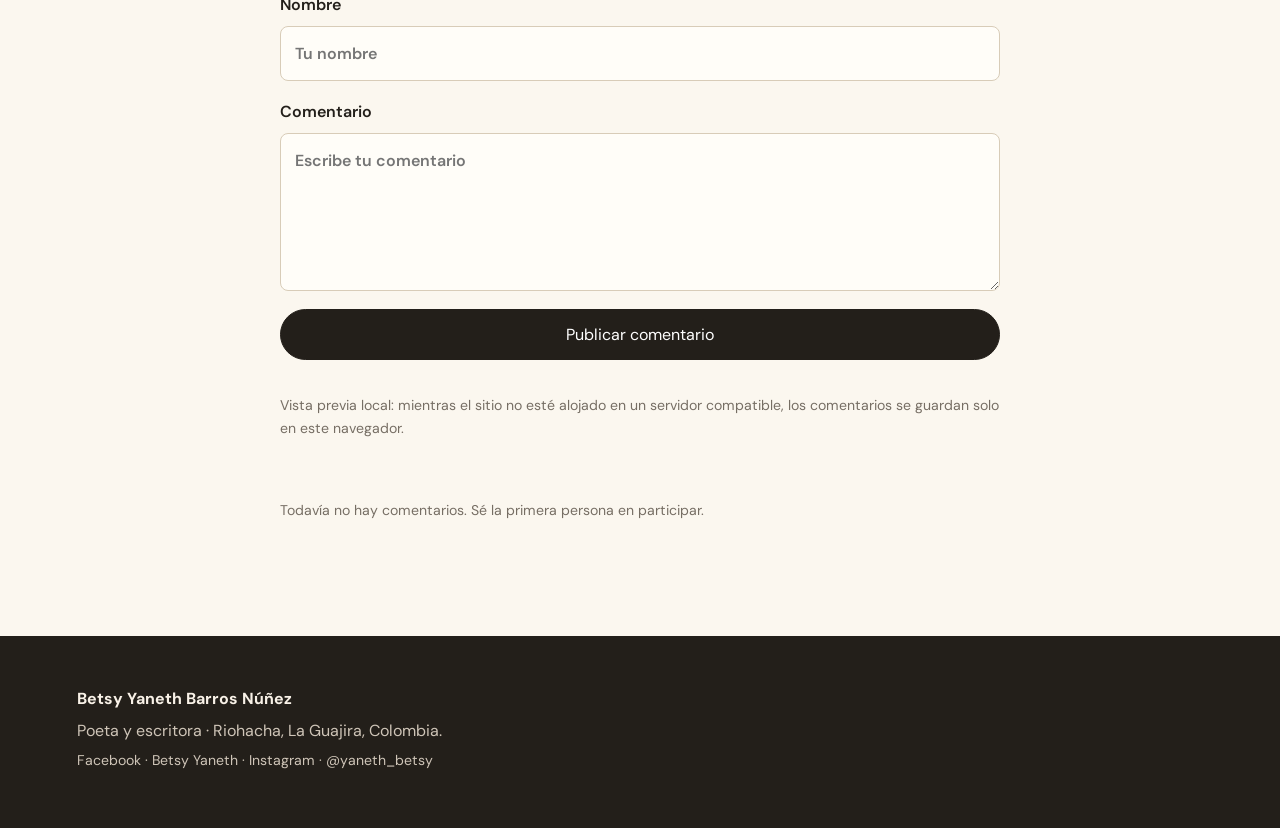
<file: la-psicologia-del-ruido.html>
<!DOCTYPE html>
<html lang="es">
<head>
  <meta charset="UTF-8" />
  <meta name="viewport" content="width=device-width, initial-scale=1.0" />
  <meta name="description" content="La psicología del ruido, artículo de opinión de Betsy Barros Núñez publicado en Guajira News el 14 de mayo de 2026." />
  <meta property="og:title" content="La psicología del ruido | Betsy Barros Núñez" />
  <meta property="og:description" content="Artículo de opinión publicado en Guajira News el 14 de mayo de 2026." />
  <meta property="og:type" content="article" />
  <link rel="canonical" href="https://betsybarros.vercel.app/la-psicologia-del-ruido.html" />
  <meta property="og:url" content="https://betsybarros.vercel.app/la-psicologia-del-ruido.html" />
  <title>La psicología del ruido | Betsy Barros Núñez</title>
  <link rel="preconnect" href="https://fonts.googleapis.com">
  <link rel="preconnect" href="https://fonts.gstatic.com" crossorigin>
  <link href="https://fonts.googleapis.com/css2?family=DM+Sans:wght@400;500;600;700&family=Libre+Caslon+Display&display=swap" rel="stylesheet">
  <link rel="stylesheet" href="styles.css" />
</head>
<body data-article-id="la-psicologia-del-ruido" data-article-title="La psicología del ruido">
  <header class="site-header">
    <a class="brand" href="index.html">Betsy Yaneth Barros Núñez</a>
    <nav class="nav"><a href="index.html#obra">Obra</a><a href="index.html#trayectoria">Trayectoria</a><a class="nav-blog" href="blog.html">Blog</a><a href="index.html#autora">Autora</a></nav>
  </header>
  <main class="article-page">
    <a class="back-link" href="blog.html">← Volver al blog</a>
    <article>
      <p class="eyebrow">Guajira News · Columna de opinión</p>
      <h1>La psicología del ruido</h1>
      <div class="article-meta-row"><span>14 de mayo de 2026</span><span>·</span><span>Guajira News</span><span>·</span><span>Opinión · pág. 10</span></div>
      <div class="article-toolbar" aria-label="Acciones del artículo">
        <a class="btn primary download-btn" href="downloads/la-psicologia-del-ruido-betsy-barros.pdf" download>Descargar artículo en PDF ↓</a>
        <button class="btn secondary" id="shareBtn" type="button">Compartir</button>
        <button class="btn secondary" id="copyBtn" type="button">Copiar enlace</button>
      </div>
      <div class="article-content">
        <p><i>“El silencio ayuda a la limpieza del cerebro” — Nazareth Castellanos</i></p>
        <p>Las ciudades no solo se construyen con cemento: también con memoria, deseo y lenguaje. Son un tejido de voces, un intercambio continuo de palabras y recuerdos. Pero también —como advierte Italo Calvino— pueden volverse invivibles cuando el ruido sustituye toda forma de sentido.</p>
        <p>Desde el viernes 18 de abril de 2026, temprano en la mañana, en la calle 17, algo se abrió. No fue una puerta visible, sino una grieta sonora: un ruido que comenzó a expandirse, a buscar otras superficies donde resonar. Y las encontró.</p>
        <p>Música a alto volumen, sostenida no solo por parlantes, sino por una necesidad más honda: pronunciarse ante la vida, aunque sea de mala manera. El sonido rebotaba en algunos locales comerciales, se adhería a las paredes de mis inflamados oídos, mientras encontraba complicidad en una inquilina que, hasta el día domingo, entre el lavado de ropa y el trajín doméstico, parecía sacudirse algo más que el cansancio.</p>
        <p>Porque lavar, en ese contexto, no era solo limpiar. Era desprenderse. Dejar que la suciedad se disolviera en el aire y que, junto al agua y al sonido, se fueran también la fatiga, la soledad, la frustración. Una forma de liberación mínima, pero insistente.</p>
        <p>La ropa ondeaba en el balcón del tercer piso del edificio, expuesta hacia la calle, oreándose al viento mientras el ruido subía sin tregua: música a alto volumen, motores, voces. Como si en cada sacudida intentara expulsar no solo la humedad, sino el residuo invisible de la jornada.</p>
        <p>Ni siquiera allí había resguardo. La queja de una propietaria —molesta, pero impotente— apenas lograba rozar el exceso. “La chocantería con música resuena”: más que una queja, una constatación.</p>
        <p>“Qué importa si alguien se incomoda”. “En mi casa mando yo”. Frases que no solo justifican el volumen, sino que revelan una ética: la del límite borrado. Y entonces el ruido llama al ruido.</p>
        <p>Se suma el proveniente de la carrera 7 —zona comercial altamente ruidosa y muy cercana al comando de policía central—, y también desde cierto e ignorado punto de la carrera 8: algún vehículo estacionado regalando su algarabía a todo un barrio.</p>
        <p>En el concierto diario, el espeso tráfico vehicular: carros de tracción animal con altoparlantes, vendedores ambulantes, motocicletas y automóviles con escape libre. El aire acumula presencias que no dialogan: se imponen.</p>
        <p>Lo que emerge no es solo contaminación acústica. Es una forma de relación: historias que proclaman una rebeldía semiótica —en negociación constante con los significados— que no cuestiona el orden, sino que simplemente lo ignora.</p>
        <p>Un fin de semana saturado. Porque el sonido no es neutro. No es solo un fenómeno neurológico: es una carga que se deposita en el cuerpo. Y el silencio —ese bien escaso— es el único que repara lo que el ruido desgasta. Pero el silencio incomoda. A muchos les pesa. Les recuerda la ausencia. Les devuelve una interioridad que no siempre se quiere habitar. Por eso el ruido se vuelve compañía: una prótesis emocional que simula presencia. La música —no como arte, sino como relleno— se asocia entonces con alegría. Y entre más alta, mejor: para ser vistos, para no desaparecer. Así, el ruido construye una ilusión de multitud. Y en esa multitud, una forma de consuelo. De ahí que quien elige el silencio sea leído como ajeno, como distante, incluso como infeliz.</p>
        <p>Sin embargo, el costo es real. El ruido urbano —música, construcción, industria, comercio, tráfico, bullicio— debe asumirse como una característica negativa de toda cultura. Es el caso de Riohacha, donde el bullicio no es atendido como problema, sino que se integra a una cultura en crescendo de su producción sonora. Allí, las autoridades —administrativas, ambientales y policivas— permanecen ajenas a entender que el ruido es uno de los problemas más serios y tan perjudicial para la salud como los gérmenes, el polvo o el humo.</p>
        <p>El ruido enferma: a quien lo produce y a quien lo recibe. Es un contaminante ambiental, aunque se le disfrace de costumbre, y como tal exige ser reconocido. La Ley 2450 del 4 de marzo de 2025 no hace más que nombrar lo evidente. Pero entre la norma y su cumplimiento, lastimosamente, persiste un vacío donde todo se diluye. Por ello, es imprescindible que las políticas públicas contra el ruido sean asumidas como un recurso necesario, con efectos reales.</p>
        <p>Una sociedad que normaliza el ruido no aporta desarrollo y termina por desatenderse a sí misma. Confunde progreso con estridencia. Civilización con volumen. En ciudades como Riohacha, el bullicio deja de ser problema para convertirse en paisaje. Y en ese tránsito, lo que se pierde no es solo el silencio, sino la posibilidad misma de escucharse.</p>
        <p class="article-byline">Por: <strong>Betsy Barros Núñez</strong></p>
      </div>
      <figure class="original-clipping">
        <img src="assets/la-psicologia-del-ruido-guajira-news.jpg" alt="Página original de La psicología del ruido publicada en Guajira News" />
        <figcaption>Publicación original en <em>Guajira News</em>, sección Opinión, página 10.</figcaption>
      </figure>
      <div class="share-panel">
        <div><strong>Guardar o compartir</strong><p>El artículo puede descargarse como PDF o compartirse mediante un enlace.</p></div>
        <div class="share-actions"><a class="btn secondary" href="downloads/la-psicologia-del-ruido-betsy-barros.pdf" download>Descargar PDF</a><button class="btn secondary" id="shareBtnBottom" type="button">Compartir</button></div>
      </div>
    </article>
    <section class="comments-section" id="comentarios">
      <div class="section-heading"><p class="eyebrow">Conversación</p><h2>Comentarios</h2><p>Los lectores pueden dejar aquí sus impresiones sobre el artículo.</p></div>
      <form id="commentForm" class="comment-form">
        <label>Nombre<input id="commentName" required maxlength="60" placeholder="Tu nombre" autocomplete="name" /></label>
        <label>Comentario<textarea id="commentText" required maxlength="1200" rows="5" placeholder="Escribe tu comentario"></textarea></label>
        <label class="hp-field" aria-hidden="true">Sitio web<input id="commentWebsite" tabindex="-1" autocomplete="off" /></label>
        <button class="btn primary" type="submit">Publicar comentario</button>
        <p id="commentStatus" class="demo-note" role="status"></p>
      </form>
      <div id="commentsList" class="comments-list" aria-live="polite"></div>
    </section>
  </main>
  <footer class="footer"><div><strong>Betsy Yaneth Barros Núñez</strong><p>Poeta y escritora · Riohacha, La Guajira, Colombia.</p><p class="demo-note"><a href="https://facebook.com/betsy.yaneth.5" target="_blank" rel="noopener noreferrer">Facebook · Betsy Yaneth</a> · <a href="https://www.instagram.com/yaneth_betsy/" target="_blank" rel="noopener noreferrer">Instagram · @yaneth_betsy</a></p></div></footer>
  <script src="script.js"></script>
</body>
</html>
</file>
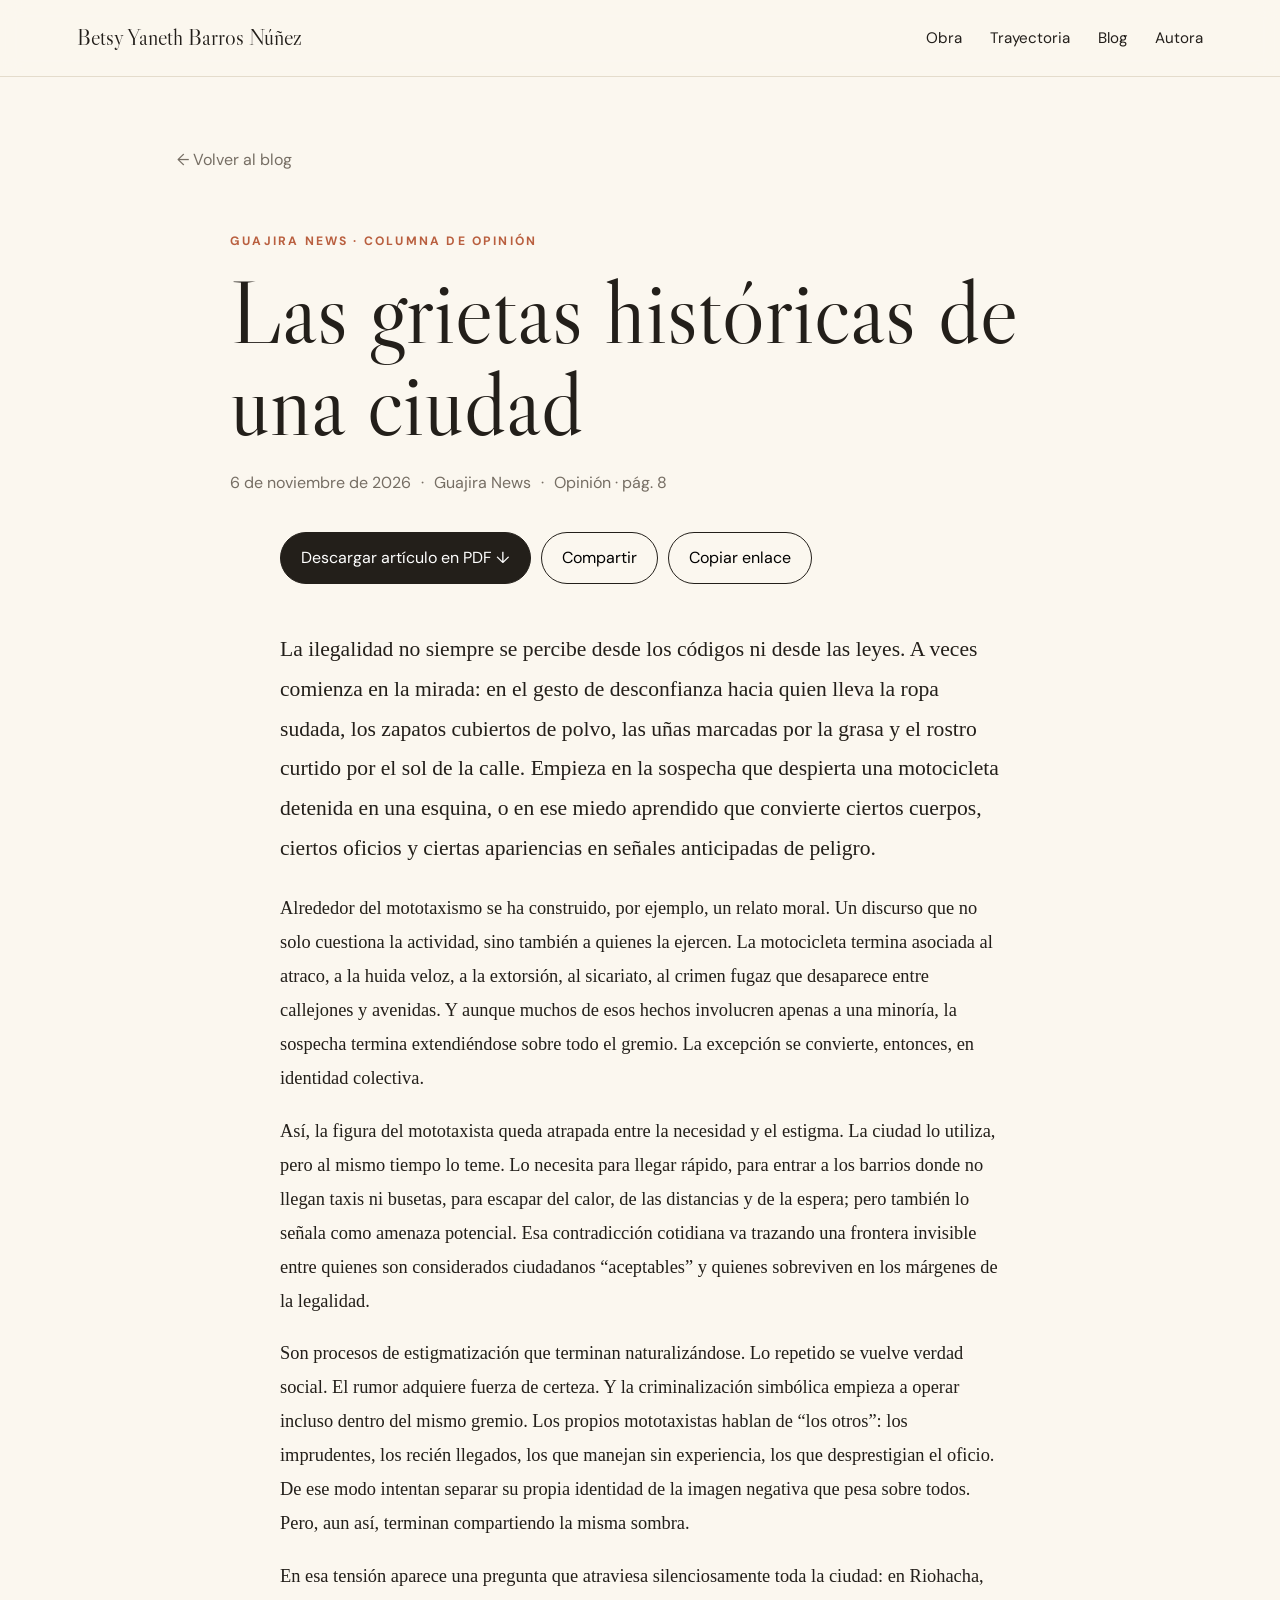
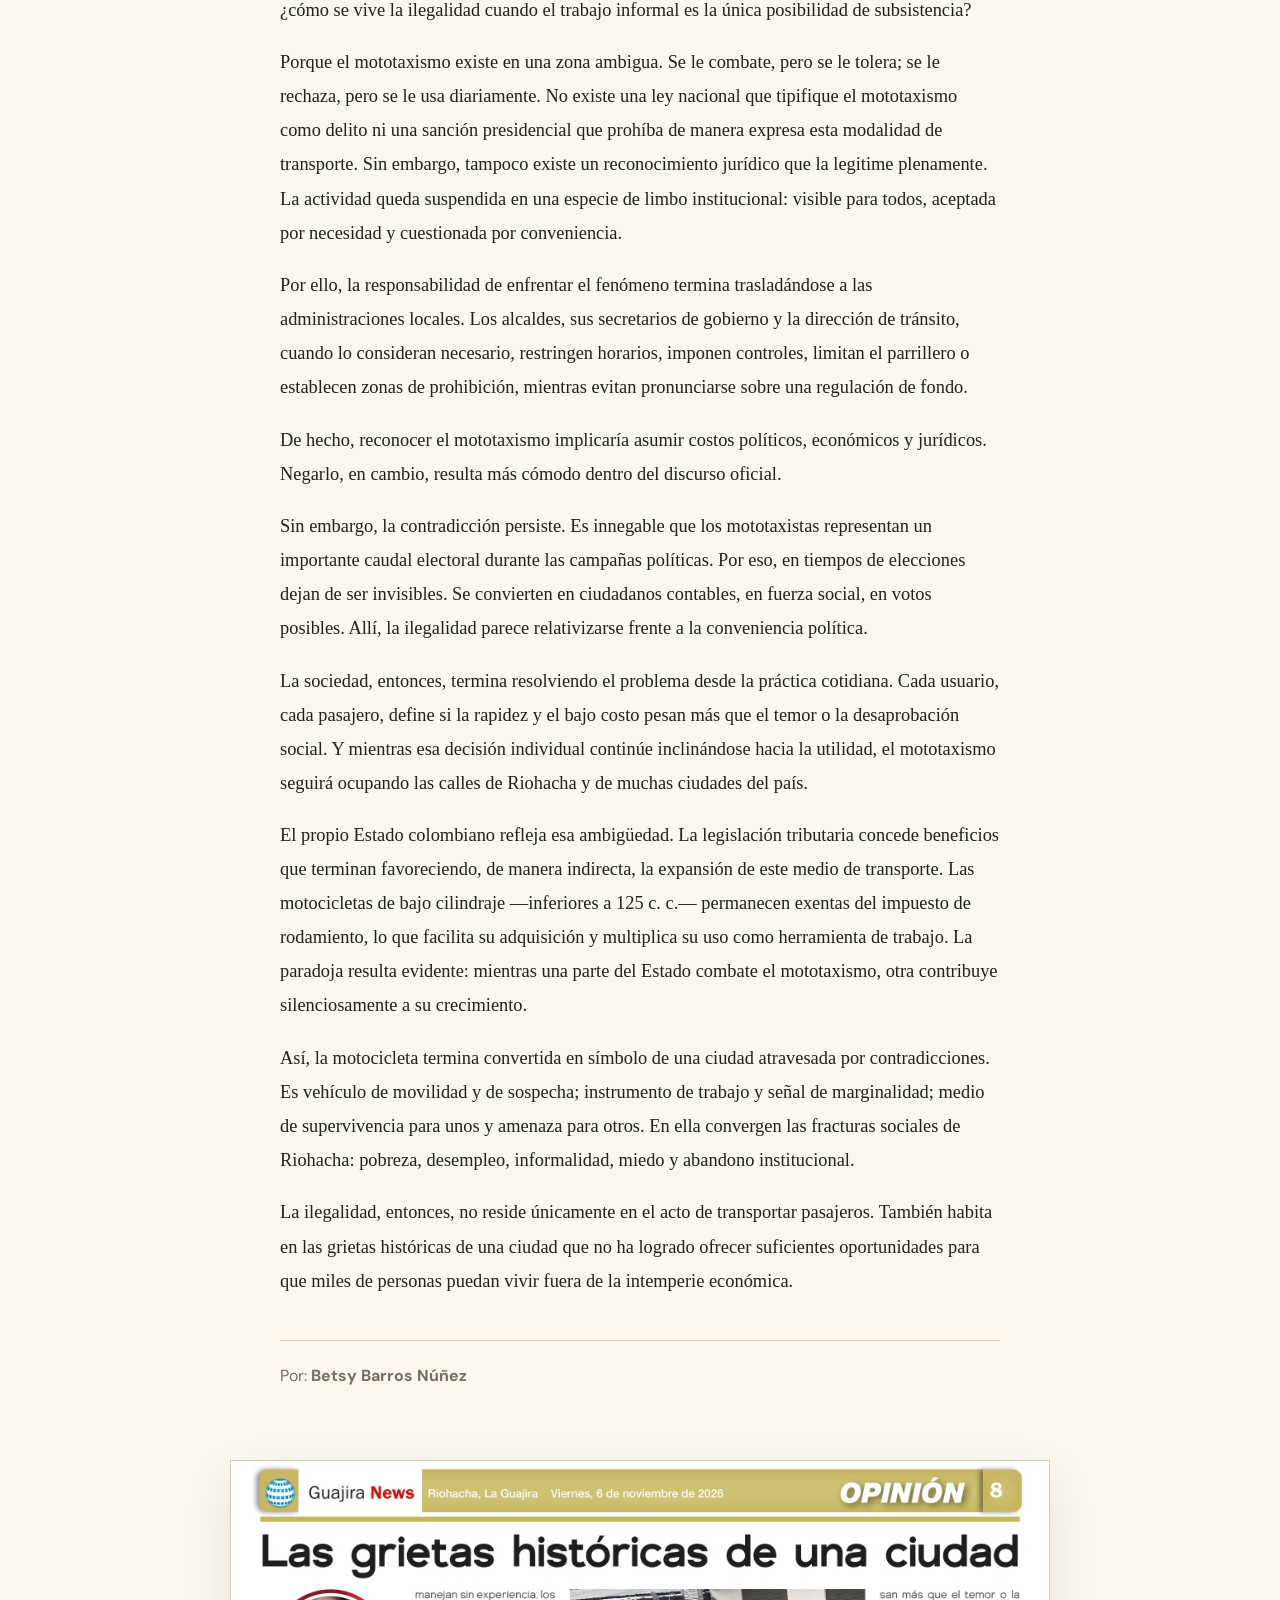
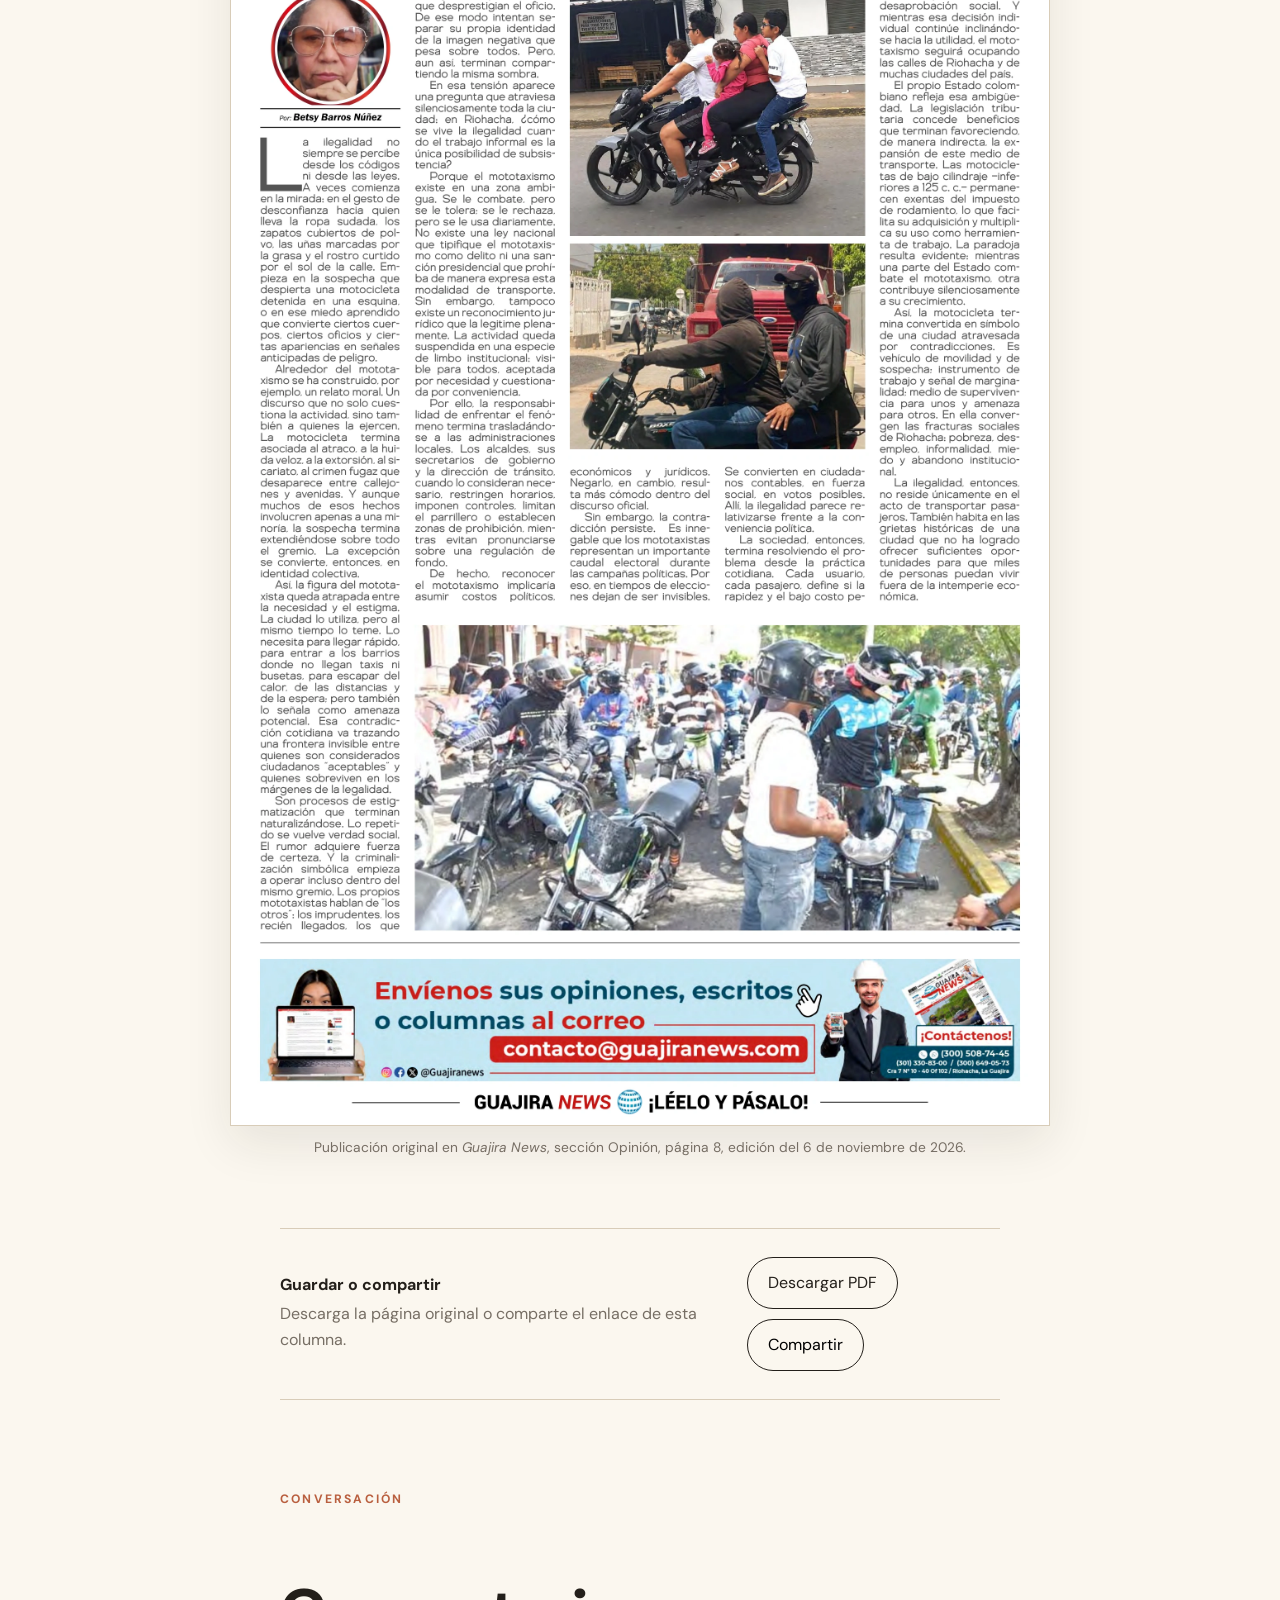
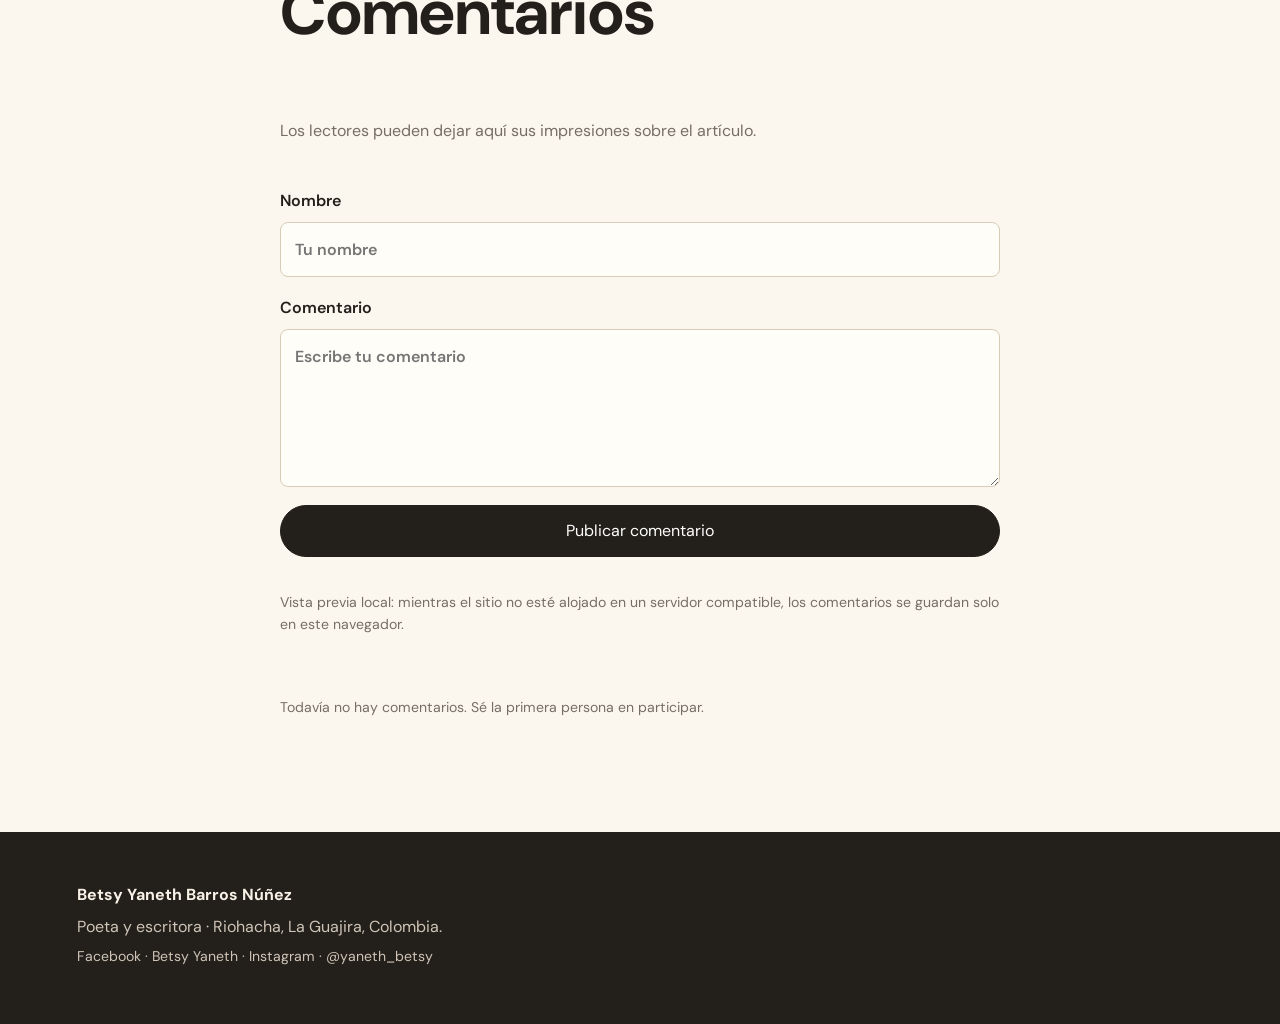
<file: las-grietas-historicas-de-una-ciudad.html>
<!DOCTYPE html>
<html lang="es">
<head>
  <meta charset="UTF-8" />
  <meta name="viewport" content="width=device-width, initial-scale=1.0" />
  <meta name="description" content="Las grietas históricas de una ciudad, artículo de opinión de Betsy Barros Núñez publicado en Guajira News el 6 de noviembre de 2026." />
  <meta property="og:title" content="Las grietas históricas de una ciudad | Betsy Barros Núñez" />
  <meta property="og:description" content="Una reflexión sobre el mototaxismo, la estigmatización y las contradicciones sociales e institucionales que atraviesan la vida cotidiana en Riohacha." />
  <meta property="og:type" content="article" />
  <meta property="og:image" content="https://betsybarros.vercel.app/assets/las-grietas-historicas-de-una-ciudad-guajira-news.webp" />
  <link rel="canonical" href="https://betsybarros.vercel.app/las-grietas-historicas-de-una-ciudad.html" />
  <meta property="og:url" content="https://betsybarros.vercel.app/las-grietas-historicas-de-una-ciudad.html" />
  <title>Las grietas históricas de una ciudad | Betsy Barros Núñez</title>
  <link rel="preconnect" href="https://fonts.googleapis.com">
  <link rel="preconnect" href="https://fonts.gstatic.com" crossorigin>
  <link href="https://fonts.googleapis.com/css2?family=DM+Sans:wght@400;500;600;700&family=Libre+Caslon+Display&display=swap" rel="stylesheet">
  <link rel="stylesheet" href="styles.css" />
</head>
<body data-article-id="las-grietas-historicas-de-una-ciudad" data-article-title="Las grietas históricas de una ciudad">
  <header class="site-header">
    <a class="brand" href="index.html">Betsy Yaneth Barros Núñez</a>
    <nav class="nav"><a href="index.html#obra">Obra</a><a href="index.html#trayectoria">Trayectoria</a><a class="nav-blog" href="blog.html">Blog</a><a href="index.html#autora">Autora</a></nav>
  </header>
  <main class="article-page">
    <a class="back-link" href="blog.html">← Volver al blog</a>
    <article>
      <p class="eyebrow">Guajira News · Columna de opinión</p>
      <h1>Las grietas históricas de una ciudad</h1>
      <div class="article-meta-row"><span>6 de noviembre de 2026</span><span>·</span><span>Guajira News</span><span>·</span><span>Opinión · pág. 8</span></div>
      <div class="article-toolbar" aria-label="Acciones del artículo">
        <a class="btn primary download-btn" href="downloads/las-grietas-historicas-de-una-ciudad-betsy-barros.pdf" download>Descargar artículo en PDF ↓</a>
        <button class="btn secondary" id="shareBtn" type="button">Compartir</button>
        <button class="btn secondary" id="copyBtn" type="button">Copiar enlace</button>
      </div>
      <div class="article-content">
<p class="lead">La ilegalidad no siempre se percibe desde los códigos ni desde las leyes. A veces comienza en la mirada: en el gesto de desconfianza hacia quien lleva la ropa sudada, los zapatos cubiertos de polvo, las uñas marcadas por la grasa y el rostro curtido por el sol de la calle. Empieza en la sospecha que despierta una motocicleta detenida en una esquina, o en ese miedo aprendido que convierte ciertos cuerpos, ciertos oficios y ciertas apariencias en señales anticipadas de peligro. </p>
<p>Alrededor del mototaxismo se ha construido, por ejemplo, un relato moral. Un discurso que no solo cuestiona la actividad, sino también a quienes la ejercen. La motocicleta termina asociada al atraco, a la huida veloz, a la extorsión, al sicariato, al crimen fugaz que desaparece entre callejones y avenidas. Y aunque muchos de esos hechos involucren apenas a una minoría, la sospecha termina extendiéndose sobre todo el gremio. La excepción se convierte, entonces, en identidad colectiva. </p>
<p>Así, la figura del mototaxista queda atrapada entre la necesidad y el estigma. La ciudad lo utiliza, pero al mismo tiempo lo teme. Lo necesita para llegar rápido, para entrar a los barrios donde no llegan taxis ni busetas, para escapar del calor, de las distancias y de la espera; pero también lo señala como amenaza potencial. Esa contradicción cotidiana va trazando una frontera invisible entre quienes son considerados ciudadanos “aceptables” y quienes sobreviven en los márgenes de la legalidad. </p>
<p>Son procesos de estigmatización que terminan naturalizándose. Lo repetido se vuelve verdad social. El rumor adquiere fuerza de certeza. Y la criminalización simbólica empieza a operar incluso dentro del mismo gremio. Los propios mototaxistas hablan de “los otros”: los imprudentes, los recién llegados, los que manejan sin experiencia, los que desprestigian el oficio. De ese modo intentan separar su propia identidad de la imagen negativa que pesa sobre todos. Pero, aun así, terminan compartiendo la misma sombra. </p>
<p>En esa tensión aparece una pregunta que atraviesa silenciosamente toda la ciudad: en Riohacha, ¿cómo se vive la ilegalidad cuando el trabajo informal es la única posibilidad de subsistencia? </p>
<p>Porque el mototaxismo existe en una zona ambigua. Se le combate, pero se le tolera; se le rechaza, pero se le usa diariamente. No existe una ley nacional que tipifique el mototaxismo como delito ni una sanción presidencial que prohíba de manera expresa esta modalidad de transporte. Sin embargo, tampoco existe un reconocimiento jurídico que la legitime plenamente. La actividad queda suspendida en una especie de limbo institucional: visible para todos, aceptada por necesidad y cuestionada por conveniencia. </p>
<p>Por ello, la responsabilidad de enfrentar el fenómeno termina trasladándose a las administraciones locales. Los alcaldes, sus secretarios de gobierno y la dirección de tránsito, cuando lo consideran necesario, restringen horarios, imponen controles, limitan el parrillero o establecen zonas de prohibición, mientras evitan pronunciarse sobre una regulación de fondo. </p>
<p>De hecho, reconocer el mototaxismo implicaría asumir costos políticos, económicos y jurídicos. Negarlo, en cambio, resulta más cómodo dentro del discurso oficial. </p>
<p>Sin embargo, la contradicción persiste. Es innegable que los mototaxistas representan un importante caudal electoral durante las campañas políticas. Por eso, en tiempos de elecciones dejan de ser invisibles. Se convierten en ciudadanos contables, en fuerza social, en votos posibles. Allí, la ilegalidad parece relativizarse frente a la conveniencia política. </p>
<p>La sociedad, entonces, termina resolviendo el problema desde la práctica cotidiana. Cada usuario, cada pasajero, define si la rapidez y el bajo costo pesan más que el temor o la desaprobación social. Y mientras esa decisión individual continúe inclinándose hacia la utilidad, el mototaxismo seguirá ocupando las calles de Riohacha y de muchas ciudades del país. </p>
<p>El propio Estado colombiano refleja esa ambigüedad. La legislación tributaria concede beneficios que terminan favoreciendo, de manera indirecta, la expansión de este medio de transporte. Las motocicletas de bajo cilindraje —inferiores a 125 c. c.— permanecen exentas del impuesto de rodamiento, lo que facilita su adquisición y multiplica su uso como herramienta de trabajo. La paradoja resulta evidente: mientras una parte del Estado combate el mototaxismo, otra contribuye silenciosamente a su crecimiento. </p>
<p>Así, la motocicleta termina convertida en símbolo de una ciudad atravesada por contradicciones. Es vehículo de movilidad y de sospecha; instrumento de trabajo y señal de marginalidad; medio de supervivencia para unos y amenaza para otros. En ella convergen las fracturas sociales de Riohacha: pobreza, desempleo, informalidad, miedo y abandono institucional. </p>
<p>La ilegalidad, entonces, no reside únicamente en el acto de transportar pasajeros. También habita en las grietas históricas de una ciudad que no ha logrado ofrecer suficientes oportunidades para que miles de personas puedan vivir fuera de la intemperie económica.</p>
<p class="article-byline">Por: <strong>Betsy Barros Núñez</strong></p>
      </div>
      <figure class="original-clipping"><img src="assets/las-grietas-historicas-de-una-ciudad-guajira-news.webp" alt="Página 8 original de Las grietas históricas de una ciudad en Guajira News" /><figcaption>Publicación original en <em>Guajira News</em>, sección Opinión, página 8, edición del 6 de noviembre de 2026.</figcaption></figure>
      <div class="share-panel"><div><strong>Guardar o compartir</strong><p>Descarga la página original o comparte el enlace de esta columna.</p></div><div class="share-actions"><a class="btn secondary" href="downloads/las-grietas-historicas-de-una-ciudad-betsy-barros.pdf" download>Descargar PDF</a><button class="btn secondary" id="shareBtnBottom" type="button">Compartir</button></div></div>
      
    </article>
    <section class="comments-section" id="comentarios">
      <div class="section-heading"><p class="eyebrow">Conversación</p><h2>Comentarios</h2><p>Los lectores pueden dejar aquí sus impresiones sobre el artículo.</p></div>
      <form id="commentForm" class="comment-form">
        <label>Nombre<input id="commentName" required maxlength="60" placeholder="Tu nombre" autocomplete="name" /></label>
        <label>Comentario<textarea id="commentText" required maxlength="1200" rows="5" placeholder="Escribe tu comentario"></textarea></label>
        <label class="hp-field" aria-hidden="true">Sitio web<input id="commentWebsite" tabindex="-1" autocomplete="off" /></label>
        <button class="btn primary" type="submit">Publicar comentario</button>
        <p id="commentStatus" class="demo-note" role="status"></p>
      </form>
      <div id="commentsList" class="comments-list" aria-live="polite"></div>
    </section>
  </main>
  <footer class="footer"><div><strong>Betsy Yaneth Barros Núñez</strong><p>Poeta y escritora · Riohacha, La Guajira, Colombia.</p><p class="demo-note"><a href="https://facebook.com/betsy.yaneth.5" target="_blank" rel="noopener noreferrer">Facebook · Betsy Yaneth</a> · <a href="https://www.instagram.com/yaneth_betsy/" target="_blank" rel="noopener noreferrer">Instagram · @yaneth_betsy</a></p></div></footer>
  <script src="script.js"></script>
</body>
</html>
</file>
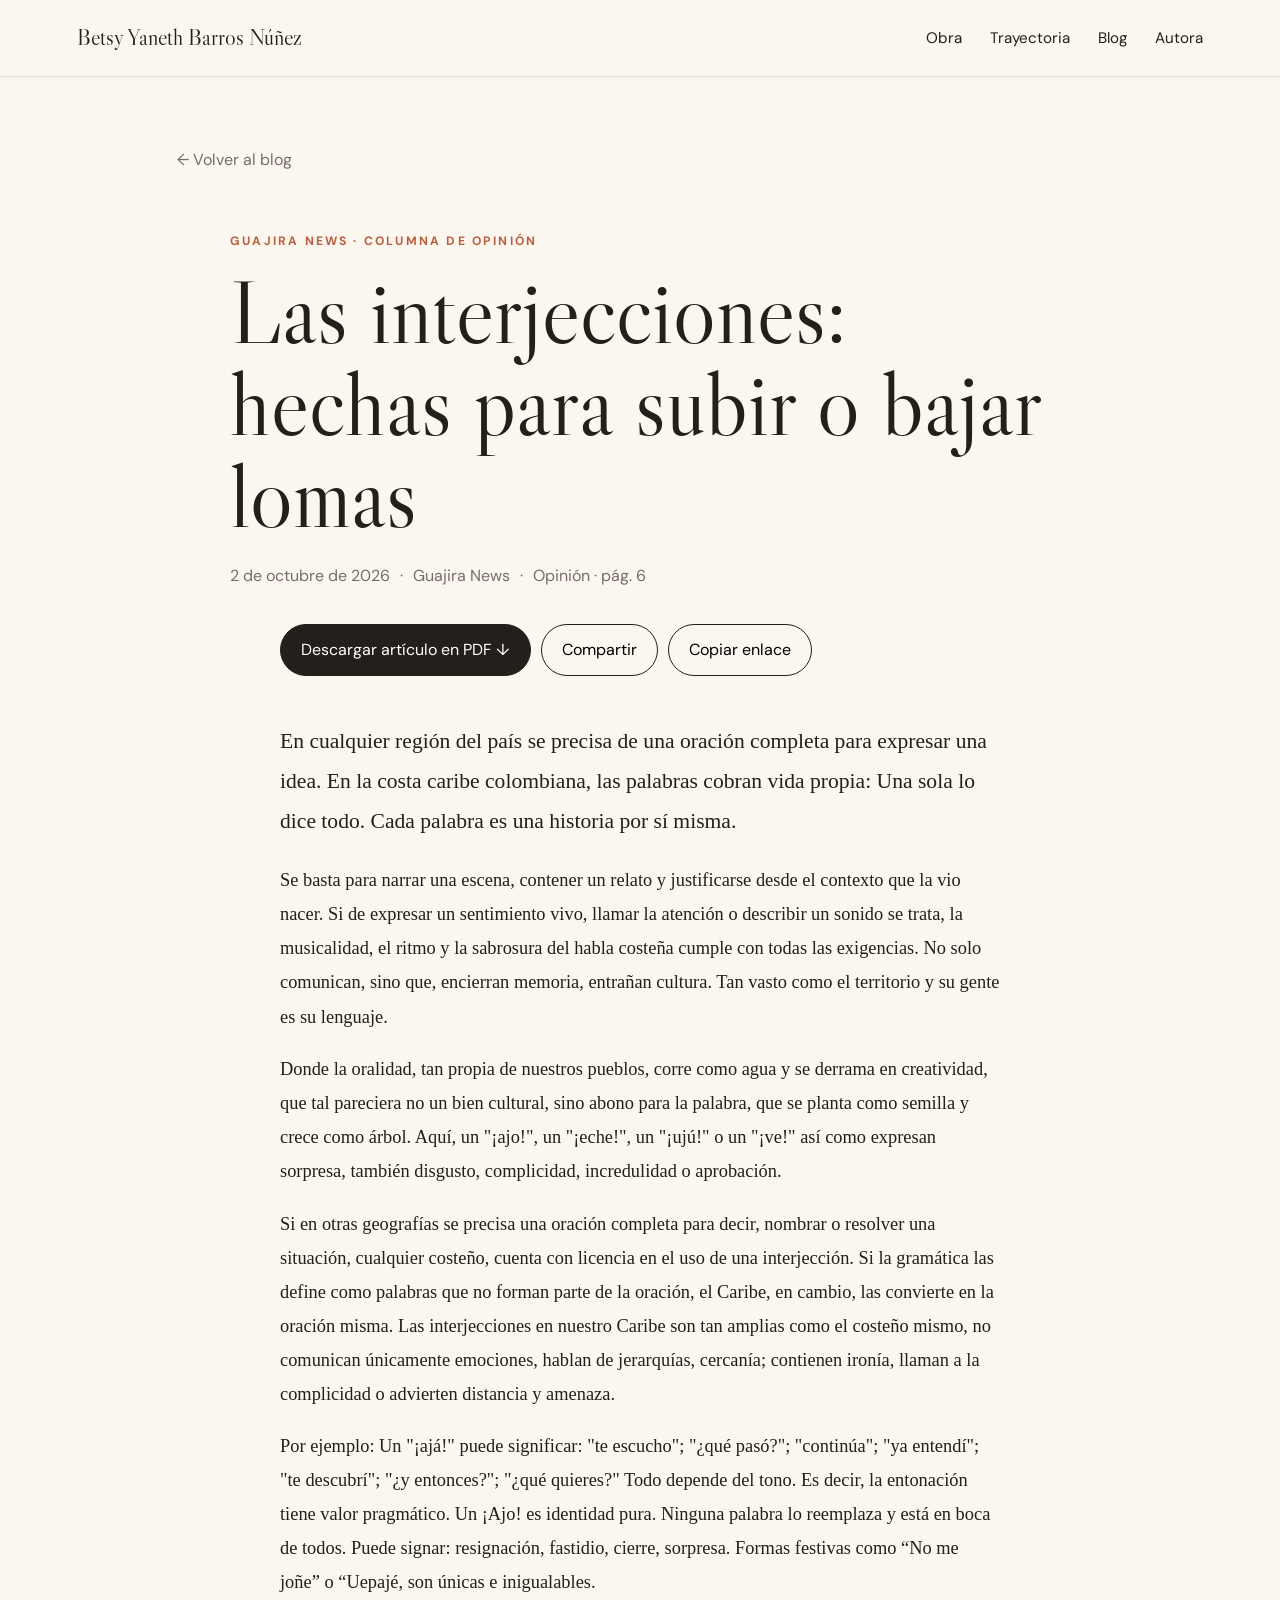
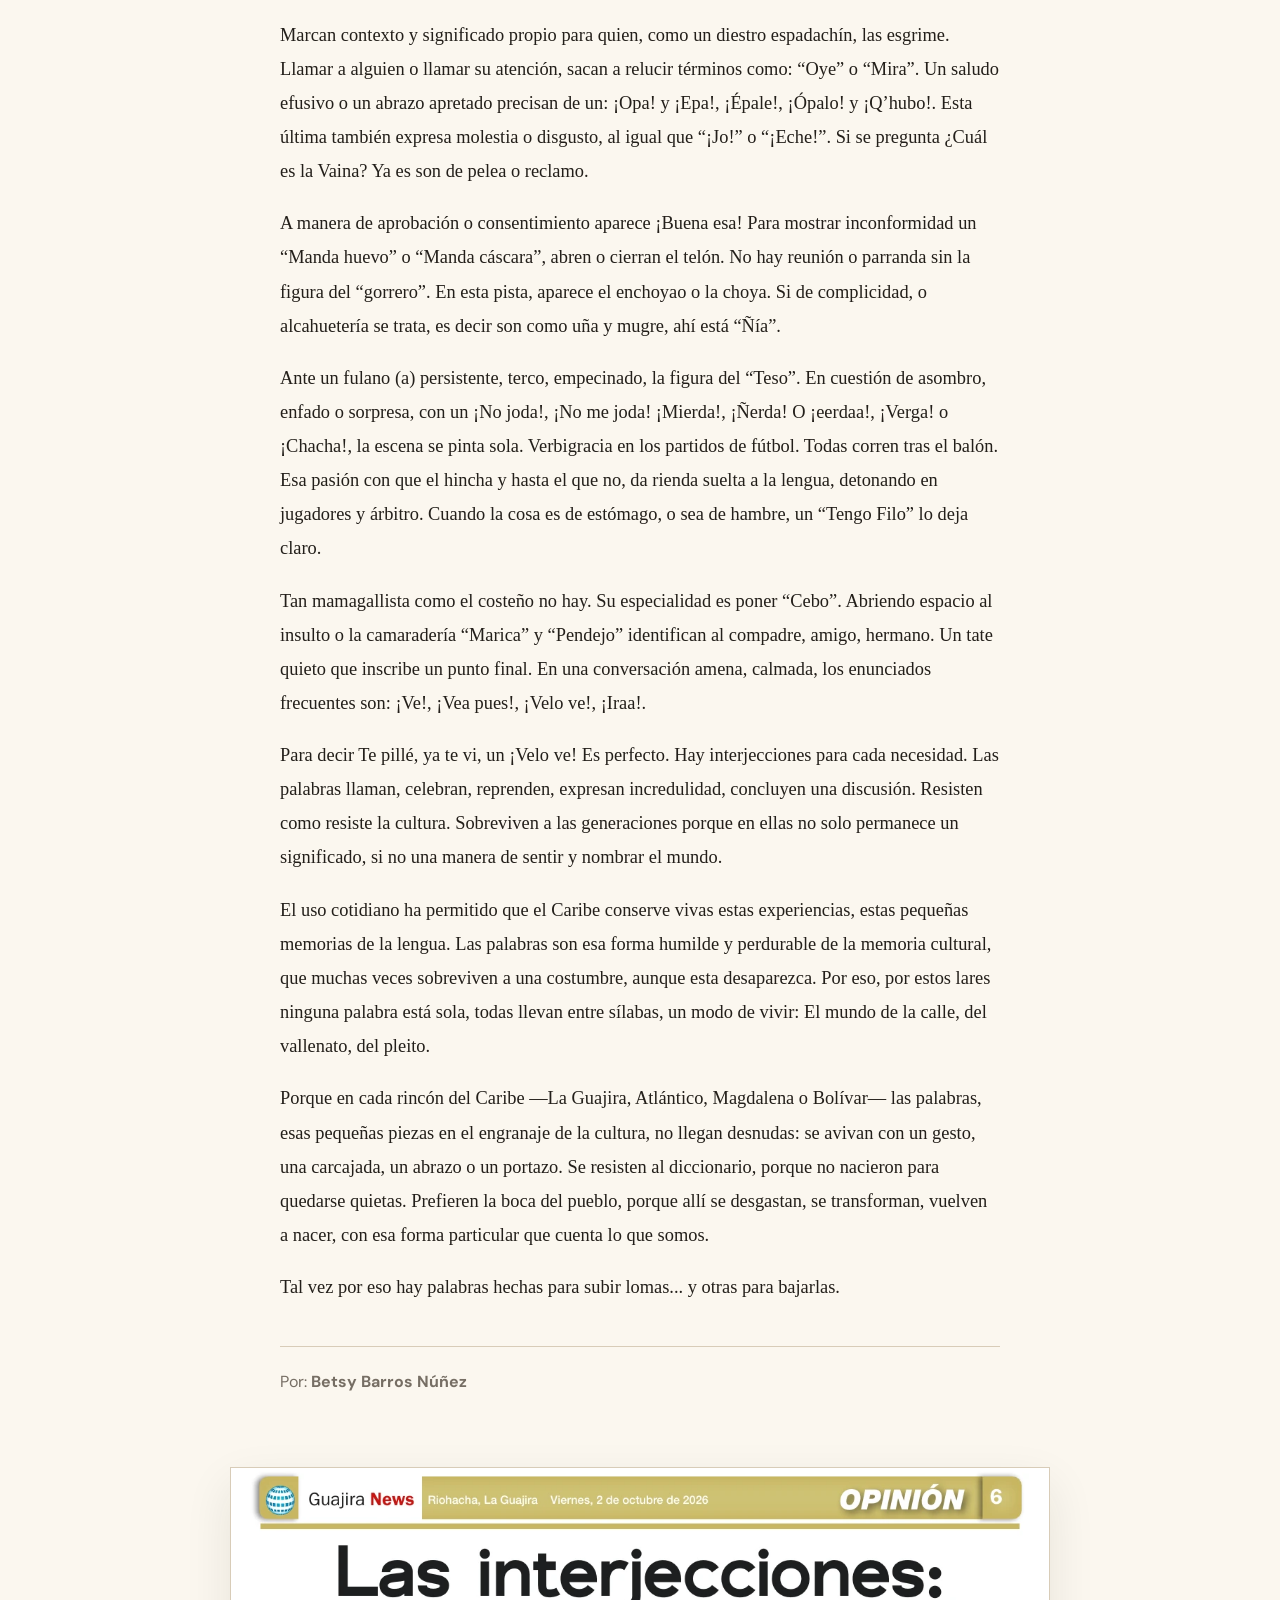
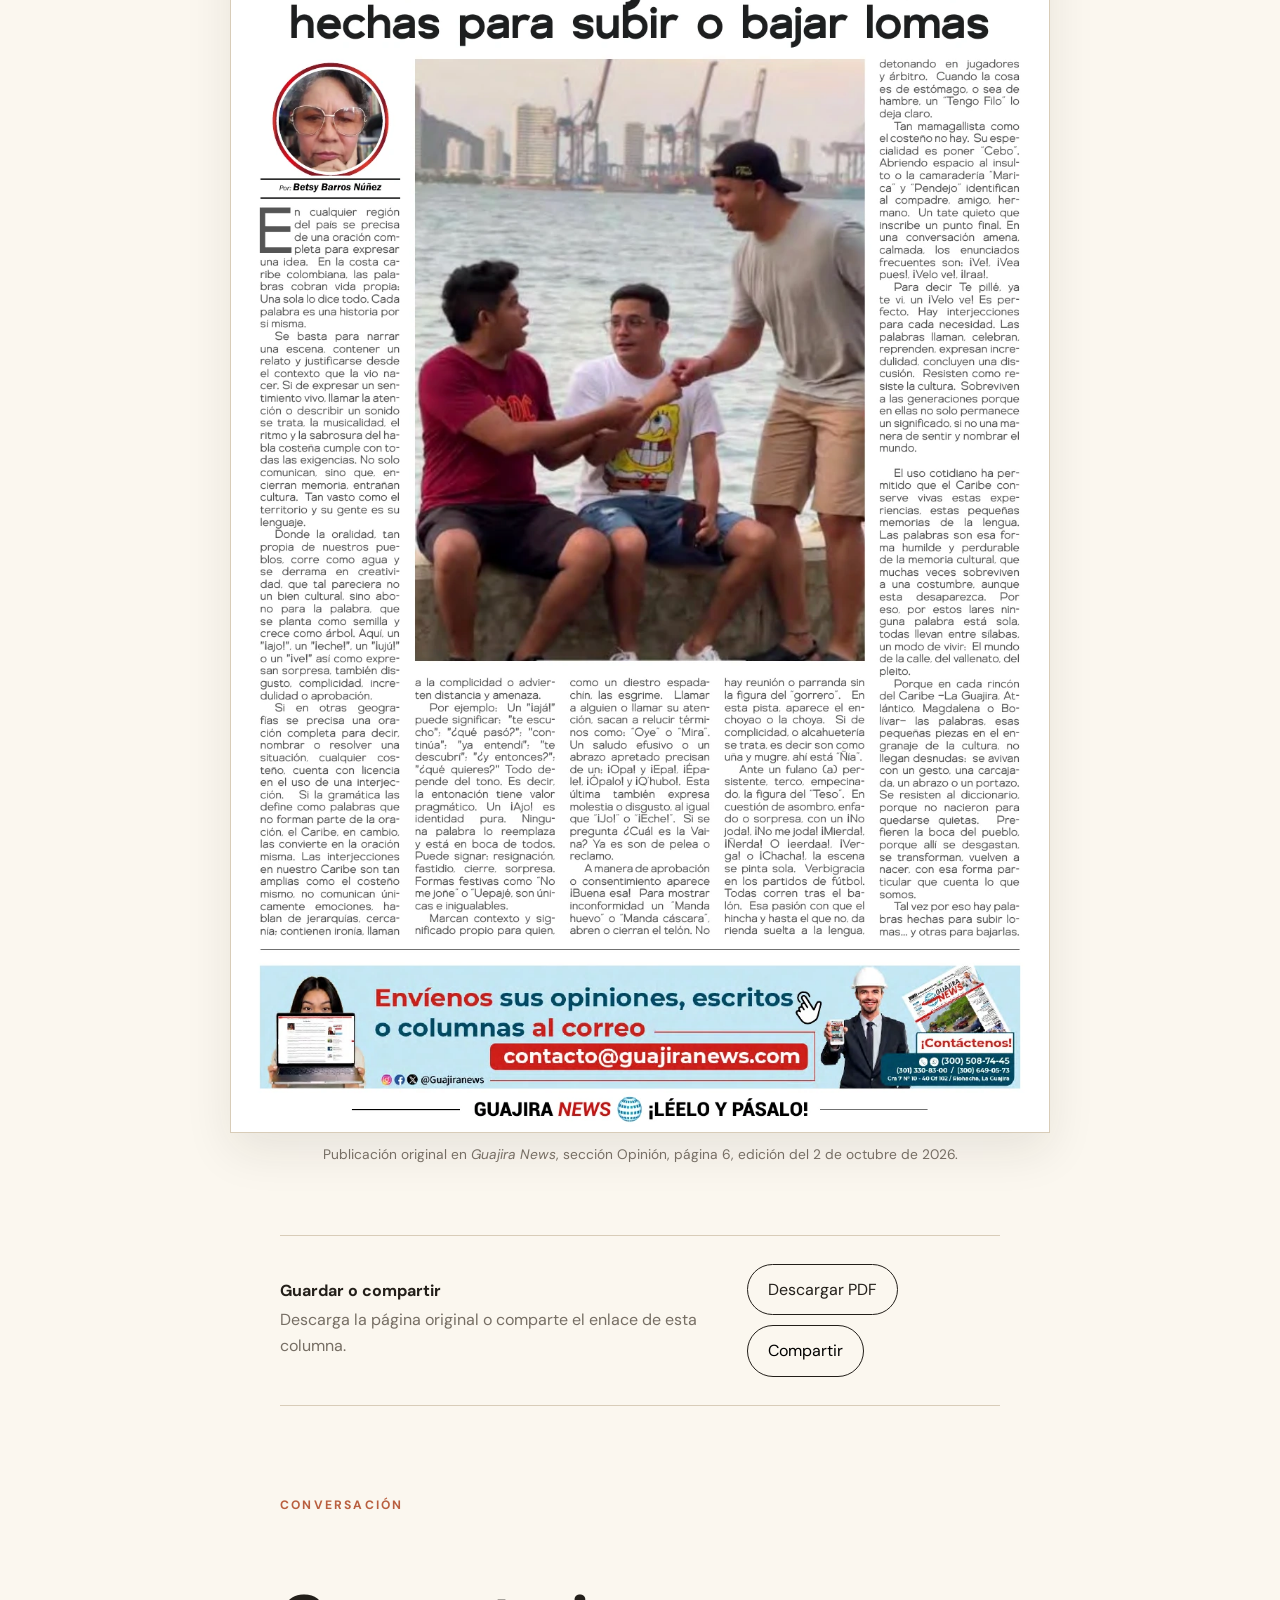
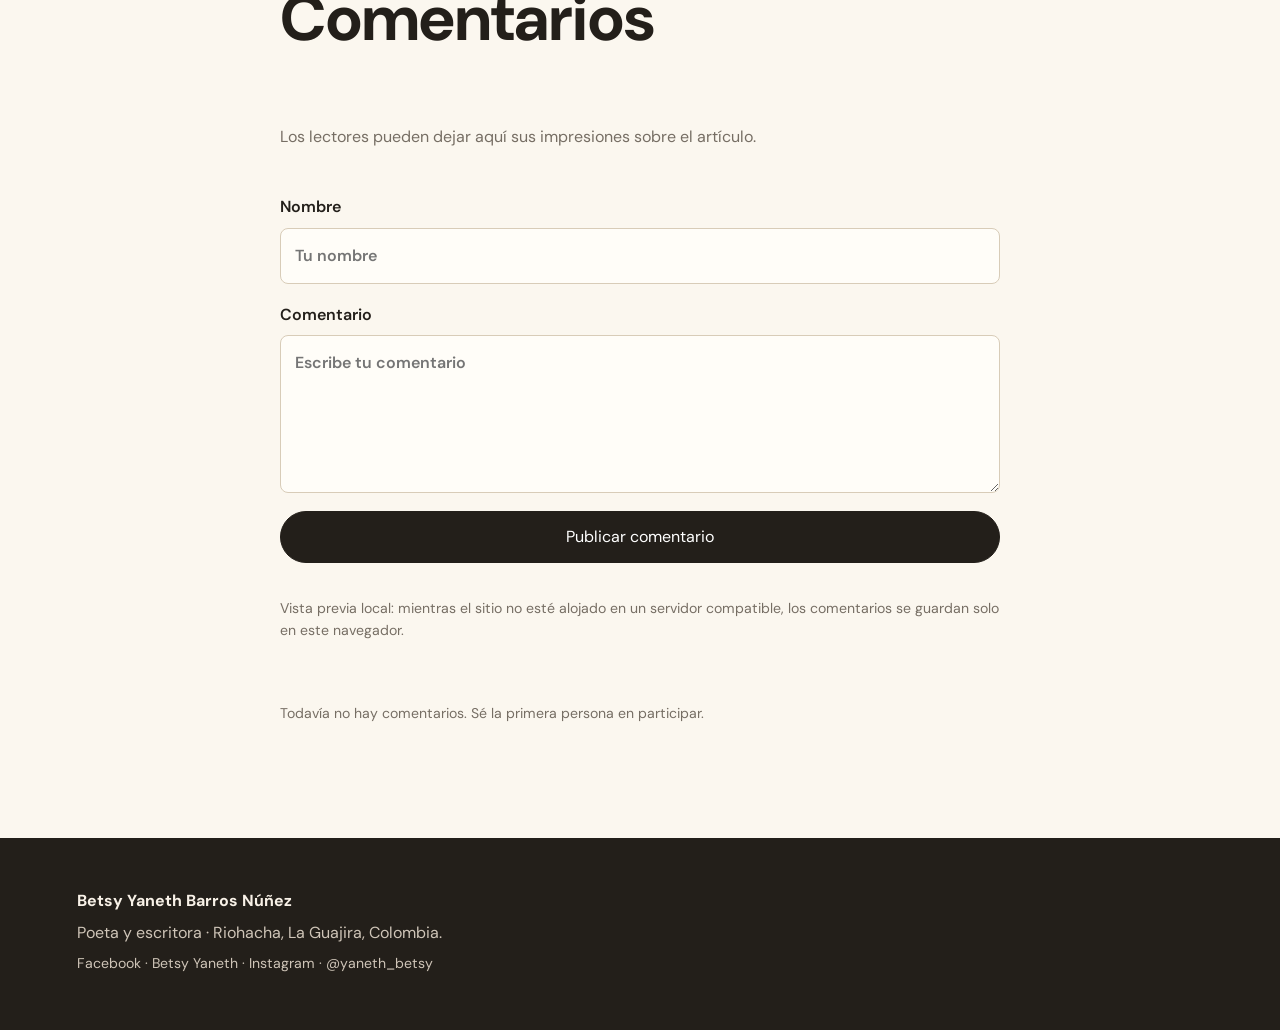
<file: las-interjecciones-hechas-para-subir-o-bajar-lomas.html>
<!DOCTYPE html>
<html lang="es">
<head>
  <meta charset="UTF-8" />
  <meta name="viewport" content="width=device-width, initial-scale=1.0" />
  <meta name="description" content="Las interjecciones: hechas para subir o bajar lomas, artículo de opinión de Betsy Barros Núñez publicado en Guajira News el 2 de octubre de 2026." />
  <meta property="og:title" content="Las interjecciones: hechas para subir o bajar lomas | Betsy Barros Núñez" />
  <meta property="og:description" content="Una mirada a las interjecciones del Caribe colombiano, su musicalidad y la memoria cultural que vive en las palabras del pueblo." />
  <meta property="og:type" content="article" />
  <meta property="og:image" content="https://betsybarros.vercel.app/assets/las-interjecciones-hechas-para-subir-o-bajar-lomas-guajira-news.webp" />
  <link rel="canonical" href="https://betsybarros.vercel.app/las-interjecciones-hechas-para-subir-o-bajar-lomas.html" />
  <meta property="og:url" content="https://betsybarros.vercel.app/las-interjecciones-hechas-para-subir-o-bajar-lomas.html" />
  <title>Las interjecciones: hechas para subir o bajar lomas | Betsy Barros Núñez</title>
  <link rel="preconnect" href="https://fonts.googleapis.com">
  <link rel="preconnect" href="https://fonts.gstatic.com" crossorigin>
  <link href="https://fonts.googleapis.com/css2?family=DM+Sans:wght@400;500;600;700&family=Libre+Caslon+Display&display=swap" rel="stylesheet">
  <link rel="stylesheet" href="styles.css" />
</head>
<body data-article-id="las-interjecciones-hechas-para-subir-o-bajar-lomas" data-article-title="Las interjecciones: hechas para subir o bajar lomas">
  <header class="site-header">
    <a class="brand" href="index.html">Betsy Yaneth Barros Núñez</a>
    <nav class="nav"><a href="index.html#obra">Obra</a><a href="index.html#trayectoria">Trayectoria</a><a class="nav-blog" href="blog.html">Blog</a><a href="index.html#autora">Autora</a></nav>
  </header>
  <main class="article-page">
    <a class="back-link" href="blog.html">← Volver al blog</a>
    <article>
      <p class="eyebrow">Guajira News · Columna de opinión</p>
      <h1>Las interjecciones: hechas para subir o bajar lomas</h1>
      <div class="article-meta-row"><span>2 de octubre de 2026</span><span>·</span><span>Guajira News</span><span>·</span><span>Opinión · pág. 6</span></div>
      <div class="article-toolbar" aria-label="Acciones del artículo">
        <a class="btn primary download-btn" href="downloads/las-interjecciones-hechas-para-subir-o-bajar-lomas-betsy-barros.pdf" download>Descargar artículo en PDF ↓</a>
        <button class="btn secondary" id="shareBtn" type="button">Compartir</button>
        <button class="btn secondary" id="copyBtn" type="button">Copiar enlace</button>
      </div>
      <div class="article-content">
        <p class="lead">En cualquier región del país se precisa de una oración completa para expresar una idea. En la costa caribe colombiana, las palabras cobran vida propia: Una sola lo dice todo. Cada palabra es una historia por sí misma.</p>
        <p>Se basta para narrar una escena, contener un relato y justificarse desde el contexto que la vio nacer. Si de expresar un sentimiento vivo, llamar la atención o describir un sonido se trata, la musicalidad, el ritmo y la sabrosura del habla costeña cumple con todas las exigencias. No solo comunican, sino que, encierran memoria, entrañan cultura. Tan vasto como el territorio y su gente es su lenguaje.</p>
        <p>Donde la oralidad, tan propia de nuestros pueblos, corre como agua y se derrama en creatividad, que tal pareciera no un bien cultural, sino abono para la palabra, que se planta como semilla y crece como árbol. Aquí, un &quot;¡ajo!&quot;, un &quot;¡eche!&quot;, un &quot;¡ujú!&quot; o un &quot;¡ve!&quot; así como expresan sorpresa, también disgusto, complicidad, incredulidad o aprobación.</p>
        <p>Si en otras geografías se precisa una oración completa para decir, nombrar o resolver una situación, cualquier costeño, cuenta con licencia en el uso de una interjección. Si la gramática las define como palabras que no forman parte de la oración, el Caribe, en cambio, las convierte en la oración misma. Las interjecciones en nuestro Caribe son tan amplias como el costeño mismo, no comunican únicamente emociones, hablan de jerarquías, cercanía; contienen ironía, llaman a la complicidad o advierten distancia y amenaza.</p>
        <p>Por ejemplo: Un &quot;¡ajá!&quot; puede significar: &quot;te escucho&quot;; &quot;¿qué pasó?&quot;; &quot;continúa&quot;; &quot;ya entendí&quot;; &quot;te descubrí&quot;; &quot;¿y entonces?&quot;; &quot;¿qué quieres?&quot; Todo depende del tono. Es decir, la entonación tiene valor pragmático. Un ¡Ajo! es identidad pura. Ninguna palabra lo reemplaza y está en boca de todos. Puede signar: resignación, fastidio, cierre, sorpresa. Formas festivas como “No me joñe” o “Uepajé, son únicas e inigualables.</p>
        <p>Marcan contexto y significado propio para quien, como un diestro espadachín, las esgrime. Llamar a alguien o llamar su atención, sacan a relucir términos como: “Oye” o “Mira”. Un saludo efusivo o un abrazo apretado precisan de un: ¡Opa! y ¡Epa!, ¡Épale!, ¡Ópalo! y ¡Q’hubo!. Esta última también expresa molestia o disgusto, al igual que “¡Jo!” o “¡Eche!”. Si se pregunta ¿Cuál es la Vaina? Ya es son de pelea o reclamo.</p>
        <p>A manera de aprobación o consentimiento aparece ¡Buena esa! Para mostrar inconformidad un “Manda huevo” o “Manda cáscara”, abren o cierran el telón. No hay reunión o parranda sin la figura del “gorrero”. En esta pista, aparece el enchoyao o la choya. Si de complicidad, o alcahuetería se trata, es decir son como uña y mugre, ahí está “Ñía”.</p>
        <p>Ante un fulano (a) persistente, terco, empecinado, la figura del “Teso”. En cuestión de asombro, enfado o sorpresa, con un ¡No joda!, ¡No me joda! ¡Mierda!, ¡Ñerda! O ¡eerdaa!, ¡Verga! o ¡Chacha!, la escena se pinta sola. Verbigracia en los partidos de fútbol. Todas corren tras el balón. Esa pasión con que el hincha y hasta el que no, da rienda suelta a la lengua, detonando en jugadores y árbitro. Cuando la cosa es de estómago, o sea de hambre, un “Tengo Filo” lo deja claro.</p>
        <p>Tan mamagallista como el costeño no hay. Su especialidad es poner “Cebo”. Abriendo espacio al insulto o la camaradería “Marica” y “Pendejo” identifican al compadre, amigo, hermano. Un tate quieto que inscribe un punto final. En una conversación amena, calmada, los enunciados frecuentes son: ¡Ve!, ¡Vea pues!, ¡Velo ve!, ¡Iraa!.</p>
        <p>Para decir Te pillé, ya te vi, un ¡Velo ve! Es perfecto. Hay interjecciones para cada necesidad. Las palabras llaman, celebran, reprenden, expresan incredulidad, concluyen una discusión. Resisten como resiste la cultura. Sobreviven a las generaciones porque en ellas no solo permanece un significado, si no una manera de sentir y nombrar el mundo.</p>
        <p>El uso cotidiano ha permitido que el Caribe conserve vivas estas experiencias, estas pequeñas memorias de la lengua. Las palabras son esa forma humilde y perdurable de la memoria cultural, que muchas veces sobreviven a una costumbre, aunque esta desaparezca. Por eso, por estos lares ninguna palabra está sola, todas llevan entre sílabas, un modo de vivir: El mundo de la calle, del vallenato, del pleito.</p>
        <p>Porque en cada rincón del Caribe —La Guajira, Atlántico, Magdalena o Bolívar— las palabras, esas pequeñas piezas en el engranaje de la cultura, no llegan desnudas: se avivan con un gesto, una carcajada, un abrazo o un portazo. Se resisten al diccionario, porque no nacieron para quedarse quietas. Prefieren la boca del pueblo, porque allí se desgastan, se transforman, vuelven a nacer, con esa forma particular que cuenta lo que somos.</p>
        <p>Tal vez por eso hay palabras hechas para subir lomas... y otras para bajarlas.</p>
        <p class="article-byline">Por: <strong>Betsy Barros Núñez</strong></p>
      </div>
      <figure class="original-clipping"><img src="assets/las-interjecciones-hechas-para-subir-o-bajar-lomas-guajira-news.webp" alt="Página 6 original de Las interjecciones: hechas para subir o bajar lomas en Guajira News" /><figcaption>Publicación original en <em>Guajira News</em>, sección Opinión, página 6, edición del 2 de octubre de 2026.</figcaption></figure>
      <div class="share-panel"><div><strong>Guardar o compartir</strong><p>Descarga la página original o comparte el enlace de esta columna.</p></div><div class="share-actions"><a class="btn secondary" href="downloads/las-interjecciones-hechas-para-subir-o-bajar-lomas-betsy-barros.pdf" download>Descargar PDF</a><button class="btn secondary" id="shareBtnBottom" type="button">Compartir</button></div></div>
      
    </article>
    <section class="comments-section" id="comentarios">
      <div class="section-heading"><p class="eyebrow">Conversación</p><h2>Comentarios</h2><p>Los lectores pueden dejar aquí sus impresiones sobre el artículo.</p></div>
      <form id="commentForm" class="comment-form">
        <label>Nombre<input id="commentName" required maxlength="60" placeholder="Tu nombre" autocomplete="name" /></label>
        <label>Comentario<textarea id="commentText" required maxlength="1200" rows="5" placeholder="Escribe tu comentario"></textarea></label>
        <label class="hp-field" aria-hidden="true">Sitio web<input id="commentWebsite" tabindex="-1" autocomplete="off" /></label>
        <button class="btn primary" type="submit">Publicar comentario</button>
        <p id="commentStatus" class="demo-note" role="status"></p>
      </form>
      <div id="commentsList" class="comments-list" aria-live="polite"></div>
    </section>
  </main>
  <footer class="footer"><div><strong>Betsy Yaneth Barros Núñez</strong><p>Poeta y escritora · Riohacha, La Guajira, Colombia.</p><p class="demo-note"><a href="https://facebook.com/betsy.yaneth.5" target="_blank" rel="noopener noreferrer">Facebook · Betsy Yaneth</a> · <a href="https://www.instagram.com/yaneth_betsy/" target="_blank" rel="noopener noreferrer">Instagram · @yaneth_betsy</a></p></div></footer>
  <script src="script.js"></script>
</body>
</html>
</file>
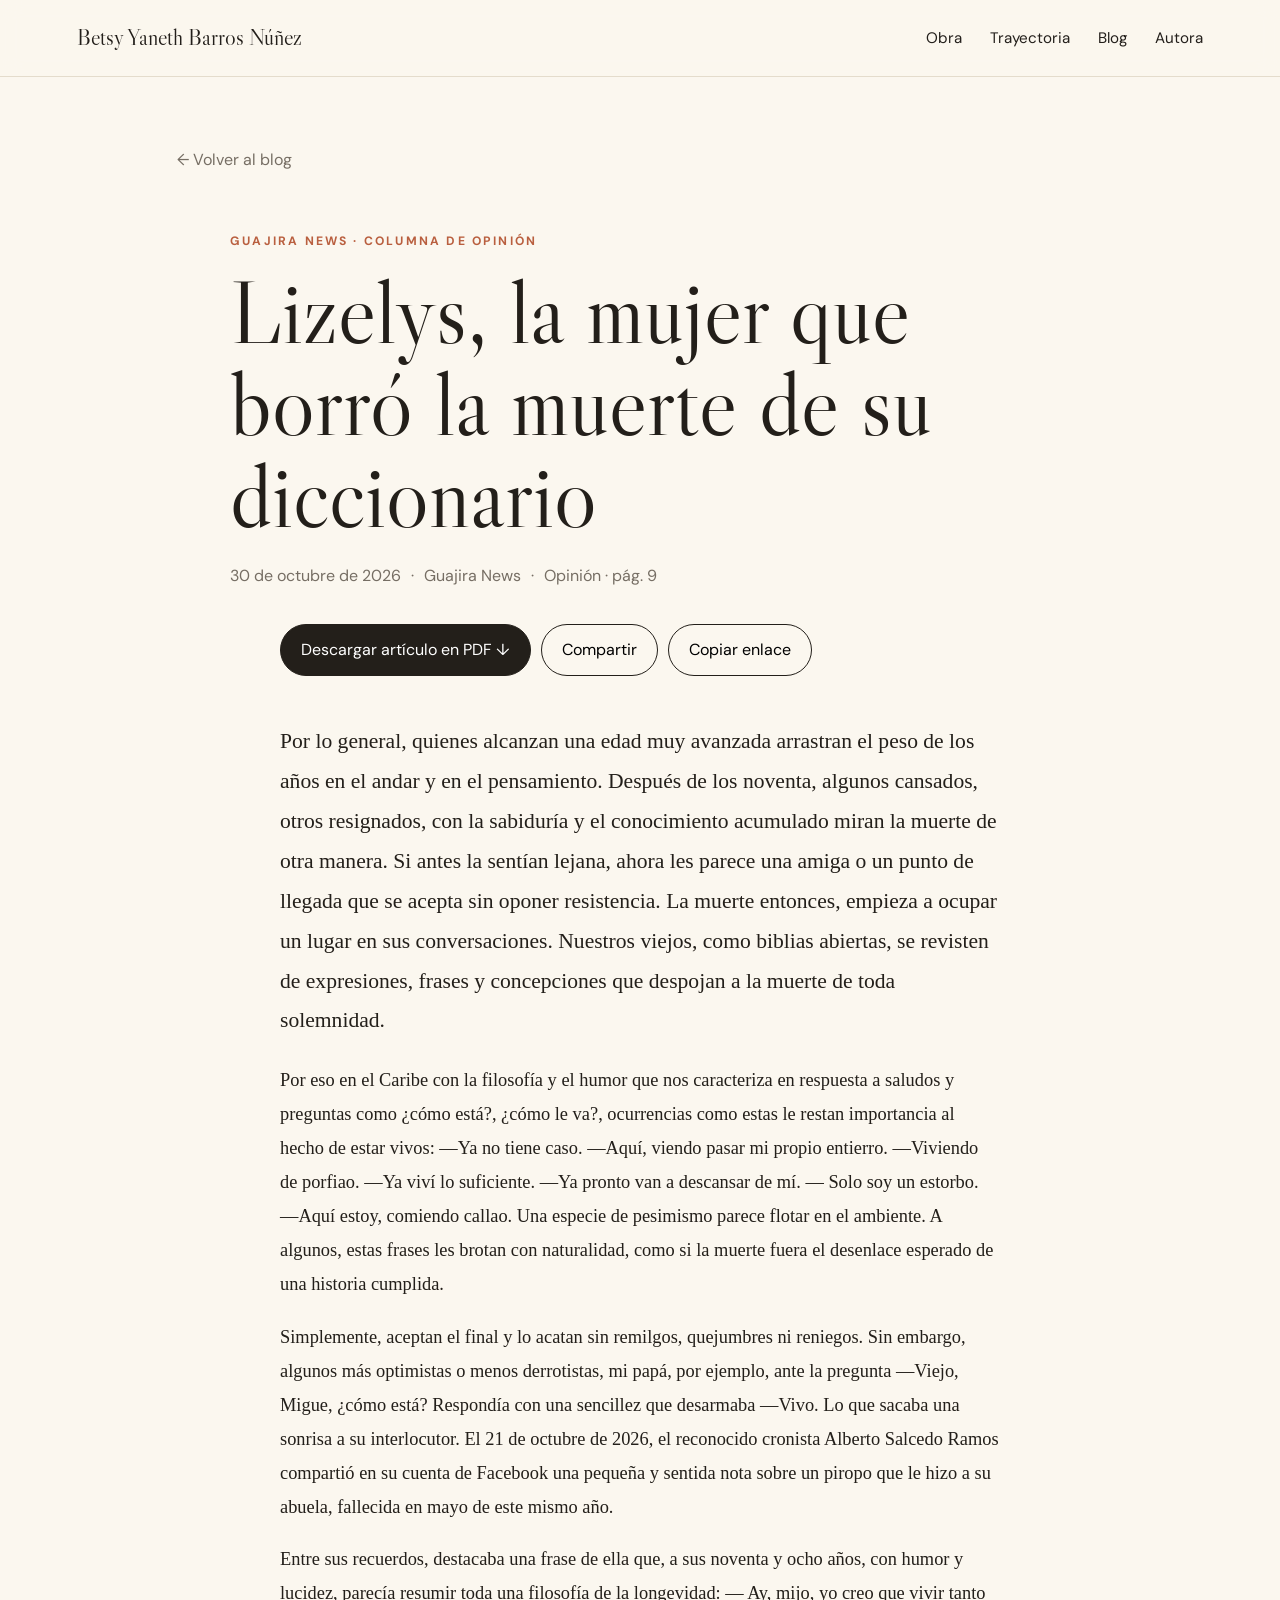
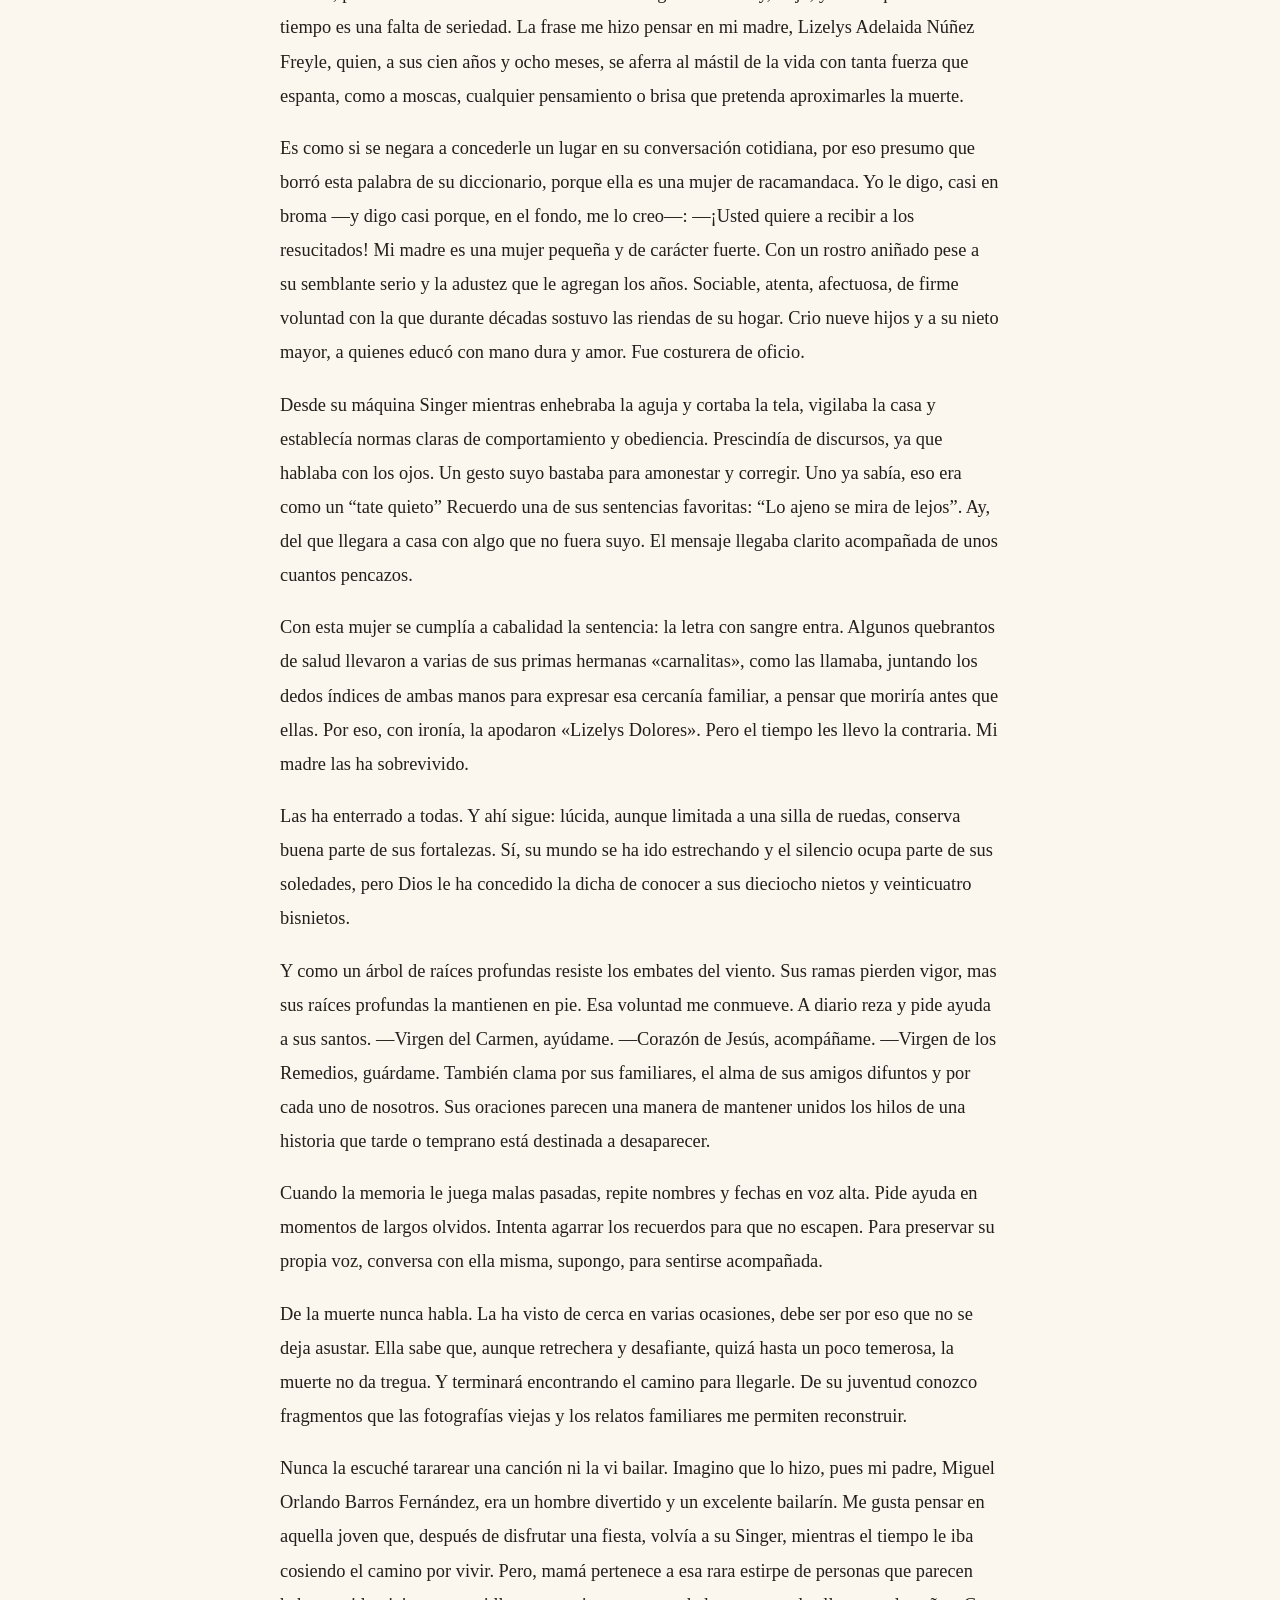
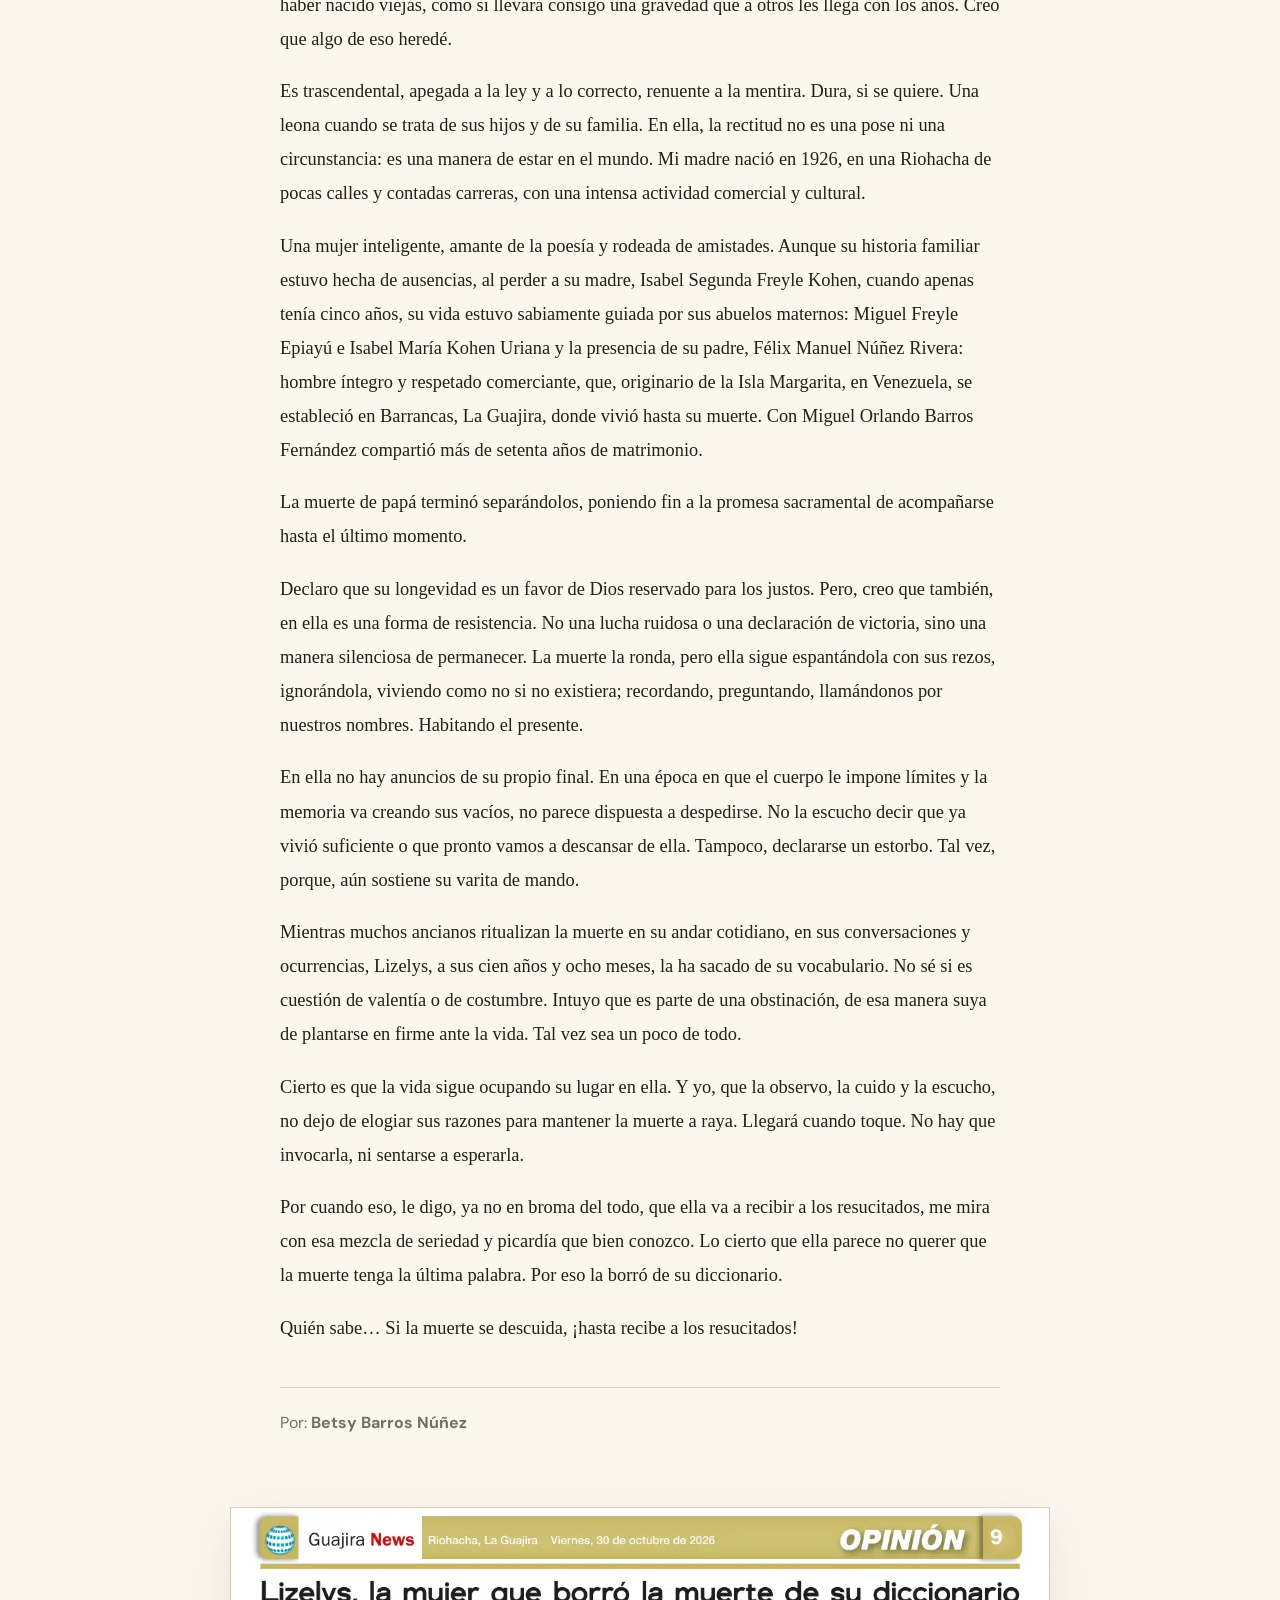
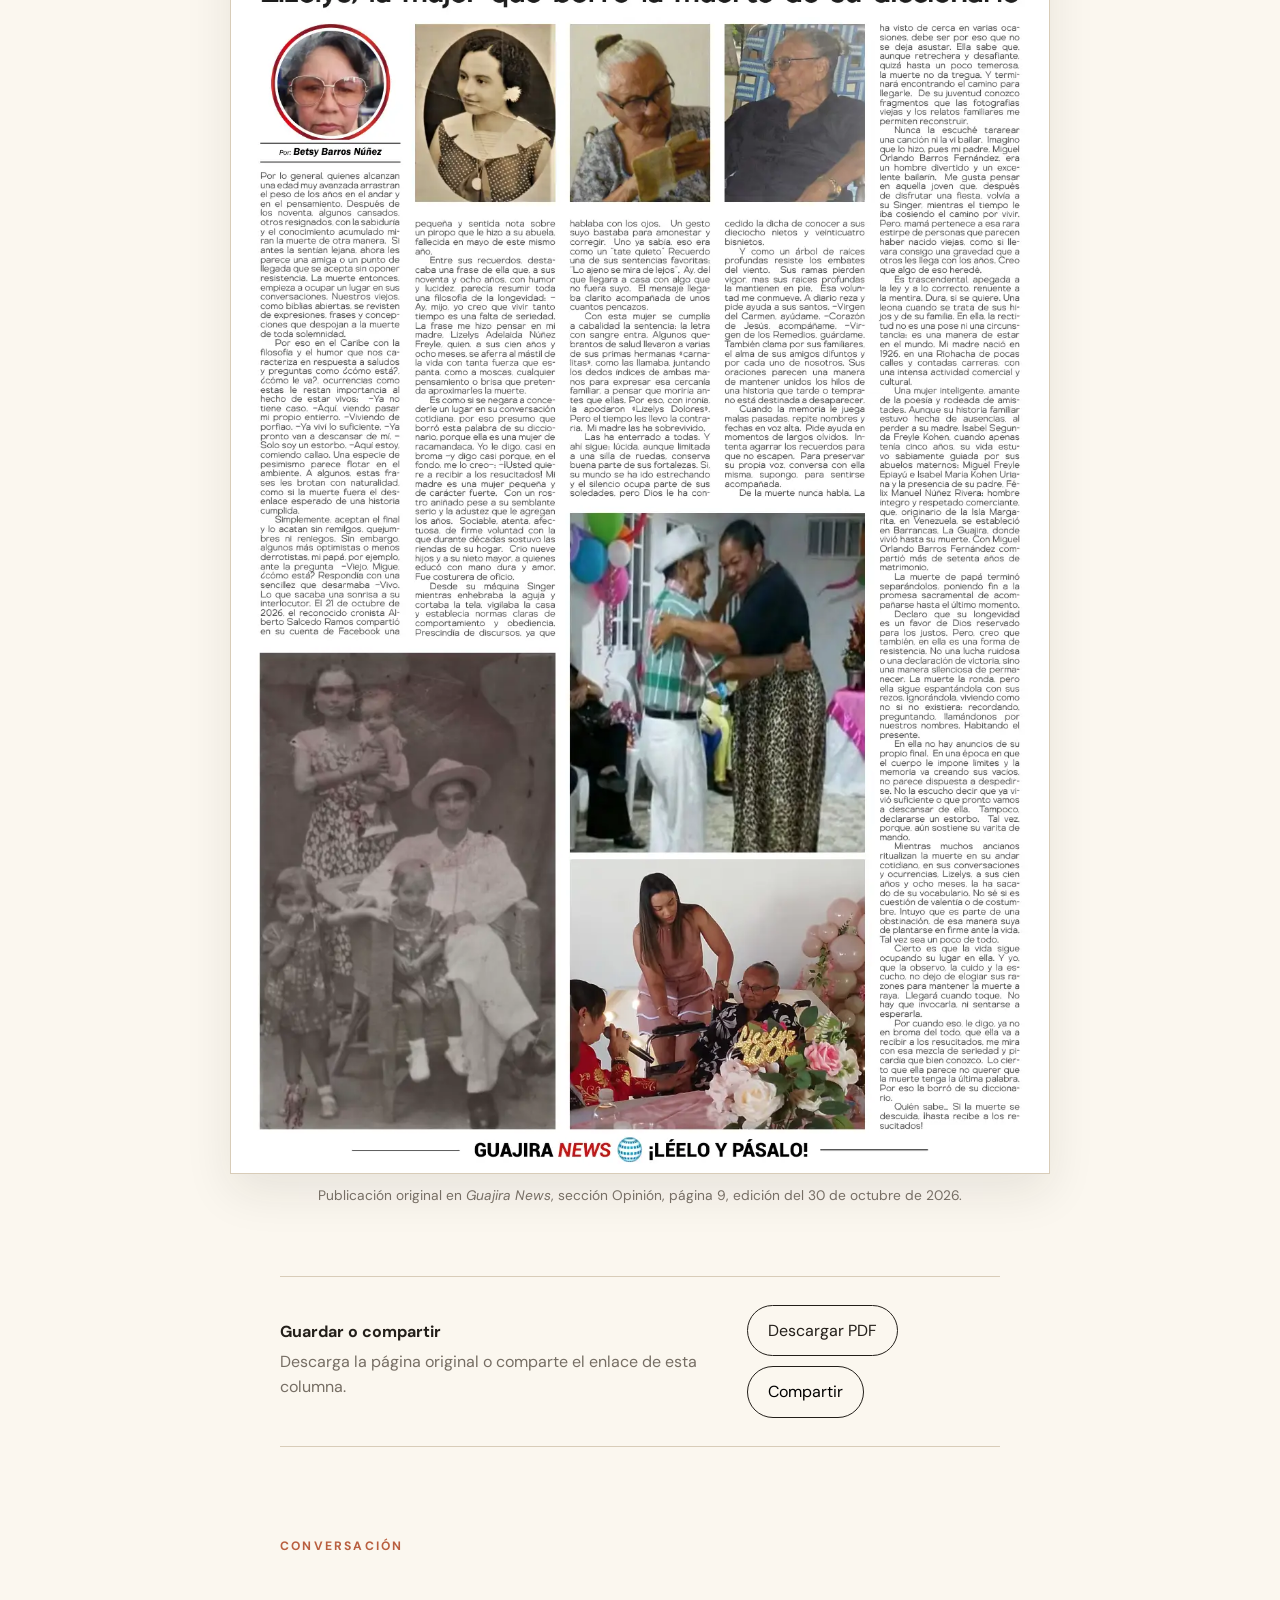
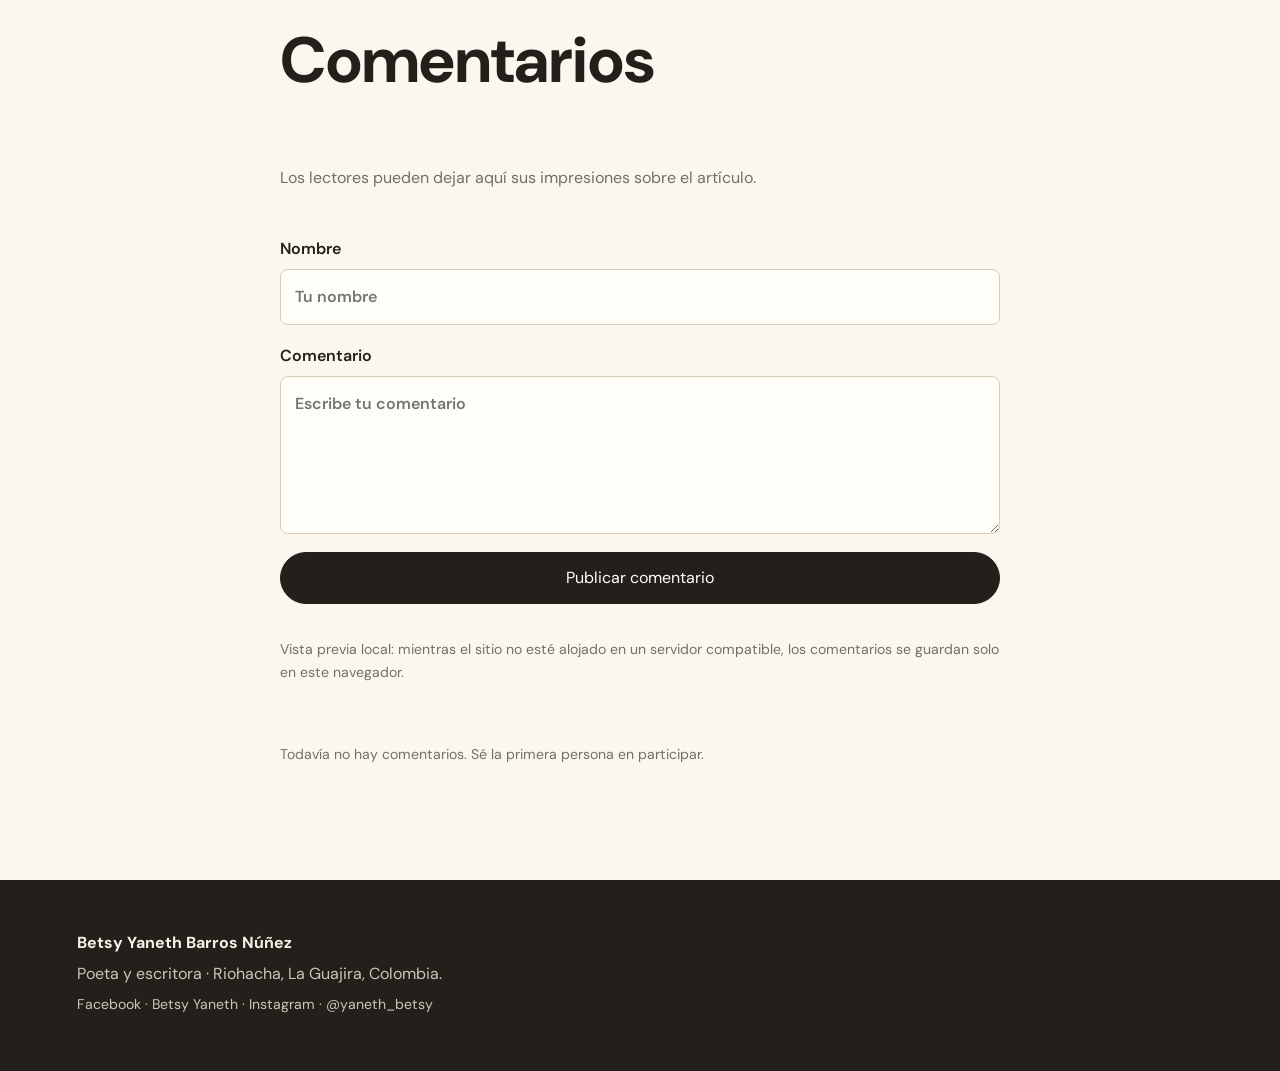
<file: lizelys-la-mujer-que-borro-la-muerte-de-su-diccionario.html>
<!DOCTYPE html>
<html lang="es">
<head>
  <meta charset="UTF-8" />
  <meta name="viewport" content="width=device-width, initial-scale=1.0" />
  <meta name="description" content="Lizelys, la mujer que borró la muerte de su diccionario, artículo de opinión de Betsy Barros Núñez publicado en Guajira News el 30 de octubre de 2026." />
  <meta property="og:title" content="Lizelys, la mujer que borró la muerte de su diccionario | Betsy Barros Núñez" />
  <meta property="og:description" content="Un retrato íntimo de Lizelys Adelaida Núñez Freyle, quien, a sus cien años y ocho meses, sigue aferrada a la vida con firmeza, memoria y fe." />
  <meta property="og:type" content="article" />
  <meta property="og:image" content="https://betsybarros.vercel.app/assets/lizelys-la-mujer-que-borro-la-muerte-de-su-diccionario-guajira-news.webp" />
  <link rel="canonical" href="https://betsybarros.vercel.app/lizelys-la-mujer-que-borro-la-muerte-de-su-diccionario.html" />
  <meta property="og:url" content="https://betsybarros.vercel.app/lizelys-la-mujer-que-borro-la-muerte-de-su-diccionario.html" />
  <title>Lizelys, la mujer que borró la muerte de su diccionario | Betsy Barros Núñez</title>
  <link rel="preconnect" href="https://fonts.googleapis.com">
  <link rel="preconnect" href="https://fonts.gstatic.com" crossorigin>
  <link href="https://fonts.googleapis.com/css2?family=DM+Sans:wght@400;500;600;700&family=Libre+Caslon+Display&display=swap" rel="stylesheet">
  <link rel="stylesheet" href="styles.css" />
</head>
<body data-article-id="lizelys-la-mujer-que-borro-la-muerte-de-su-diccionario" data-article-title="Lizelys, la mujer que borró la muerte de su diccionario">
  <header class="site-header">
    <a class="brand" href="index.html">Betsy Yaneth Barros Núñez</a>
    <nav class="nav"><a href="index.html#obra">Obra</a><a href="index.html#trayectoria">Trayectoria</a><a class="nav-blog" href="blog.html">Blog</a><a href="index.html#autora">Autora</a></nav>
  </header>
  <main class="article-page">
    <a class="back-link" href="blog.html">← Volver al blog</a>
    <article>
      <p class="eyebrow">Guajira News · Columna de opinión</p>
      <h1>Lizelys, la mujer que borró la muerte de su diccionario</h1>
      <div class="article-meta-row"><span>30 de octubre de 2026</span><span>·</span><span>Guajira News</span><span>·</span><span>Opinión · pág. 9</span></div>
      <div class="article-toolbar" aria-label="Acciones del artículo">
        <a class="btn primary download-btn" href="downloads/lizelys-la-mujer-que-borro-la-muerte-de-su-diccionario-betsy-barros.pdf" download>Descargar artículo en PDF ↓</a>
        <button class="btn secondary" id="shareBtn" type="button">Compartir</button>
        <button class="btn secondary" id="copyBtn" type="button">Copiar enlace</button>
      </div>
      <div class="article-content">
<p class="lead">Por lo general, quienes alcanzan una edad muy avanzada arrastran el peso de los años en el andar y en el pensamiento. Después de los noventa, algunos cansados, otros resignados, con la sabiduría y el conocimiento acumulado miran la muerte de otra manera. Si antes la sentían lejana, ahora les parece una amiga o un punto de llegada que se acepta sin oponer resistencia. La muerte entonces, empieza a ocupar un lugar en sus conversaciones. Nuestros viejos, como biblias abiertas, se revisten de expresiones, frases y concepciones que despojan a la muerte de toda solemnidad. </p>
<p>Por eso en el Caribe con la filosofía y el humor que nos caracteriza en respuesta a saludos y preguntas como ¿cómo está?, ¿cómo le va?, ocurrencias como estas le restan importancia al hecho de estar vivos: —Ya no tiene caso. —Aquí, viendo pasar mi propio entierro. —Viviendo de porfiao. —Ya viví lo suficiente. —Ya pronto van a descansar de mí. — Solo soy un estorbo. —Aquí estoy, comiendo callao. Una especie de pesimismo parece flotar en el ambiente. A algunos, estas frases les brotan con naturalidad, como si la muerte fuera el desenlace esperado de una historia cumplida. </p>
<p>Simplemente, aceptan el final y lo acatan sin remilgos, quejumbres ni reniegos. Sin embargo, algunos más optimistas o menos derrotistas, mi papá, por ejemplo, ante la pregunta —Viejo, Migue, ¿cómo está? Respondía con una sencillez que desarmaba —Vivo. Lo que sacaba una sonrisa a su interlocutor. El 21 de octubre de 2026, el reconocido cronista Alberto Salcedo Ramos compartió en su cuenta de Facebook una pequeña y sentida nota sobre un piropo que le hizo a su abuela, fallecida en mayo de este mismo año. </p>
<p>Entre sus recuerdos, destacaba una frase de ella que, a sus noventa y ocho años, con humor y lucidez, parecía resumir toda una filosofía de la longevidad: — Ay, mijo, yo creo que vivir tanto tiempo es una falta de seriedad. La frase me hizo pensar en mi madre, Lizelys Adelaida Núñez Freyle, quien, a sus cien años y ocho meses, se aferra al mástil de la vida con tanta fuerza que espanta, como a moscas, cualquier pensamiento o brisa que pretenda aproximarles la muerte. </p>
<p>Es como si se negara a concederle un lugar en su conversación cotidiana, por eso presumo que borró esta palabra de su diccionario, porque ella es una mujer de racamandaca. Yo le digo, casi en broma —y digo casi porque, en el fondo, me lo creo—: —¡Usted quiere a recibir a los resucitados! Mi madre es una mujer pequeña y de carácter fuerte. Con un rostro aniñado pese a su semblante serio y la adustez que le agregan los años. Sociable, atenta, afectuosa, de firme voluntad con la que durante décadas sostuvo las riendas de su hogar. Crio nueve hijos y a su nieto mayor, a quienes educó con mano dura y amor. Fue costurera de oficio. </p>
<p>Desde su máquina Singer mientras enhebraba la aguja y cortaba la tela, vigilaba la casa y establecía normas claras de comportamiento y obediencia. Prescindía de discursos, ya que hablaba con los ojos. Un gesto suyo bastaba para amonestar y corregir. Uno ya sabía, eso era como un “tate quieto” Recuerdo una de sus sentencias favoritas: “Lo ajeno se mira de lejos”. Ay, del que llegara a casa con algo que no fuera suyo. El mensaje llegaba clarito acompañada de unos cuantos pencazos. </p>
<p>Con esta mujer se cumplía a cabalidad la sentencia: la letra con sangre entra. Algunos quebrantos de salud llevaron a varias de sus primas hermanas «carnalitas», como las llamaba, juntando los dedos índices de ambas manos para expresar esa cercanía familiar, a pensar que moriría antes que ellas. Por eso, con ironía, la apodaron «Lizelys Dolores». Pero el tiempo les llevo la contraria. Mi madre las ha sobrevivido. </p>
<p>Las ha enterrado a todas. Y ahí sigue: lúcida, aunque limitada a una silla de ruedas, conserva buena parte de sus fortalezas. Sí, su mundo se ha ido estrechando y el silencio ocupa parte de sus soledades, pero Dios le ha concedido la dicha de conocer a sus dieciocho nietos y veinticuatro bisnietos. </p>
<p>Y como un árbol de raíces profundas resiste los embates del viento. Sus ramas pierden vigor, mas sus raíces profundas la mantienen en pie. Esa voluntad me conmueve. A diario reza y pide ayuda a sus santos. —Virgen del Carmen, ayúdame. —Corazón de Jesús, acompáñame. —Virgen de los Remedios, guárdame. También clama por sus familiares, el alma de sus amigos difuntos y por cada uno de nosotros. Sus oraciones parecen una manera de mantener unidos los hilos de una historia que tarde o temprano está destinada a desaparecer. </p>
<p>Cuando la memoria le juega malas pasadas, repite nombres y fechas en voz alta. Pide ayuda en momentos de largos olvidos. Intenta agarrar los recuerdos para que no escapen. Para preservar su propia voz, conversa con ella misma, supongo, para sentirse acompañada. </p>
<p>De la muerte nunca habla. La ha visto de cerca en varias ocasiones, debe ser por eso que no se deja asustar. Ella sabe que, aunque retrechera y desafiante, quizá hasta un poco temerosa, la muerte no da tregua. Y terminará encontrando el camino para llegarle. De su juventud conozco fragmentos que las fotografías viejas y los relatos familiares me permiten reconstruir. </p>
<p>Nunca la escuché tararear una canción ni la vi bailar. Imagino que lo hizo, pues mi padre, Miguel Orlando Barros Fernández, era un hombre divertido y un excelente bailarín. Me gusta pensar en aquella joven que, después de disfrutar una fiesta, volvía a su Singer, mientras el tiempo le iba cosiendo el camino por vivir. Pero, mamá pertenece a esa rara estirpe de personas que parecen haber nacido viejas, como si llevara consigo una gravedad que a otros les llega con los años. Creo que algo de eso heredé. </p>
<p>Es trascendental, apegada a la ley y a lo correcto, renuente a la mentira. Dura, si se quiere. Una leona cuando se trata de sus hijos y de su familia. En ella, la rectitud no es una pose ni una circunstancia: es una manera de estar en el mundo. Mi madre nació en 1926, en una Riohacha de pocas calles y contadas carreras, con una intensa actividad comercial y cultural. </p>
<p>Una mujer inteligente, amante de la poesía y rodeada de amistades. Aunque su historia familiar estuvo hecha de ausencias, al perder a su madre, Isabel Segunda Freyle Kohen, cuando apenas tenía cinco años, su vida estuvo sabiamente guiada por sus abuelos maternos: Miguel Freyle Epiayú e Isabel María Kohen Uriana y la presencia de su padre, Félix Manuel Núñez Rivera: hombre íntegro y respetado comerciante, que, originario de la Isla Margarita, en Venezuela, se estableció en Barrancas, La Guajira, donde vivió hasta su muerte. Con Miguel Orlando Barros Fernández compartió más de setenta años de matrimonio. </p>
<p>La muerte de papá terminó separándolos, poniendo fin a la promesa sacramental de acompañarse hasta el último momento. </p>
<p>Declaro que su longevidad es un favor de Dios reservado para los justos. Pero, creo que también, en ella es una forma de resistencia. No una lucha ruidosa o una declaración de victoria, sino una manera silenciosa de permanecer. La muerte la ronda, pero ella sigue espantándola con sus rezos, ignorándola, viviendo como no si no existiera; recordando, preguntando, llamándonos por nuestros nombres. Habitando el presente. </p>
<p>En ella no hay anuncios de su propio final. En una época en que el cuerpo le impone límites y la memoria va creando sus vacíos, no parece dispuesta a despedirse. No la escucho decir que ya vivió suficiente o que pronto vamos a descansar de ella. Tampoco, declararse un estorbo. Tal vez, porque, aún sostiene su varita de mando. </p>
<p>Mientras muchos ancianos ritualizan la muerte en su andar cotidiano, en sus conversaciones y ocurrencias, Lizelys, a sus cien años y ocho meses, la ha sacado de su vocabulario. No sé si es cuestión de valentía o de costumbre. Intuyo que es parte de una obstinación, de esa manera suya de plantarse en firme ante la vida. Tal vez sea un poco de todo. </p>
<p>Cierto es que la vida sigue ocupando su lugar en ella. Y yo, que la observo, la cuido y la escucho, no dejo de elogiar sus razones para mantener la muerte a raya. Llegará cuando toque. No hay que invocarla, ni sentarse a esperarla. </p>
<p>Por cuando eso, le digo, ya no en broma del todo, que ella va a recibir a los resucitados, me mira con esa mezcla de seriedad y picardía que bien conozco. Lo cierto que ella parece no querer que la muerte tenga la última palabra. Por eso la borró de su diccionario. </p>
<p>Quién sabe… Si la muerte se descuida, ¡hasta recibe a los resucitados!</p>
<p class="article-byline">Por: <strong>Betsy Barros Núñez</strong></p>
      </div>
      <figure class="original-clipping"><img src="assets/lizelys-la-mujer-que-borro-la-muerte-de-su-diccionario-guajira-news.webp" alt="Página 9 original de Lizelys, la mujer que borró la muerte de su diccionario en Guajira News" /><figcaption>Publicación original en <em>Guajira News</em>, sección Opinión, página 9, edición del 30 de octubre de 2026.</figcaption></figure>
      <div class="share-panel"><div><strong>Guardar o compartir</strong><p>Descarga la página original o comparte el enlace de esta columna.</p></div><div class="share-actions"><a class="btn secondary" href="downloads/lizelys-la-mujer-que-borro-la-muerte-de-su-diccionario-betsy-barros.pdf" download>Descargar PDF</a><button class="btn secondary" id="shareBtnBottom" type="button">Compartir</button></div></div>
      
    </article>
    <section class="comments-section" id="comentarios">
      <div class="section-heading"><p class="eyebrow">Conversación</p><h2>Comentarios</h2><p>Los lectores pueden dejar aquí sus impresiones sobre el artículo.</p></div>
      <form id="commentForm" class="comment-form">
        <label>Nombre<input id="commentName" required maxlength="60" placeholder="Tu nombre" autocomplete="name" /></label>
        <label>Comentario<textarea id="commentText" required maxlength="1200" rows="5" placeholder="Escribe tu comentario"></textarea></label>
        <label class="hp-field" aria-hidden="true">Sitio web<input id="commentWebsite" tabindex="-1" autocomplete="off" /></label>
        <button class="btn primary" type="submit">Publicar comentario</button>
        <p id="commentStatus" class="demo-note" role="status"></p>
      </form>
      <div id="commentsList" class="comments-list" aria-live="polite"></div>
    </section>
  </main>
  <footer class="footer"><div><strong>Betsy Yaneth Barros Núñez</strong><p>Poeta y escritora · Riohacha, La Guajira, Colombia.</p><p class="demo-note"><a href="https://facebook.com/betsy.yaneth.5" target="_blank" rel="noopener noreferrer">Facebook · Betsy Yaneth</a> · <a href="https://www.instagram.com/yaneth_betsy/" target="_blank" rel="noopener noreferrer">Instagram · @yaneth_betsy</a></p></div></footer>
  <script src="script.js"></script>
</body>
</html>
</file>
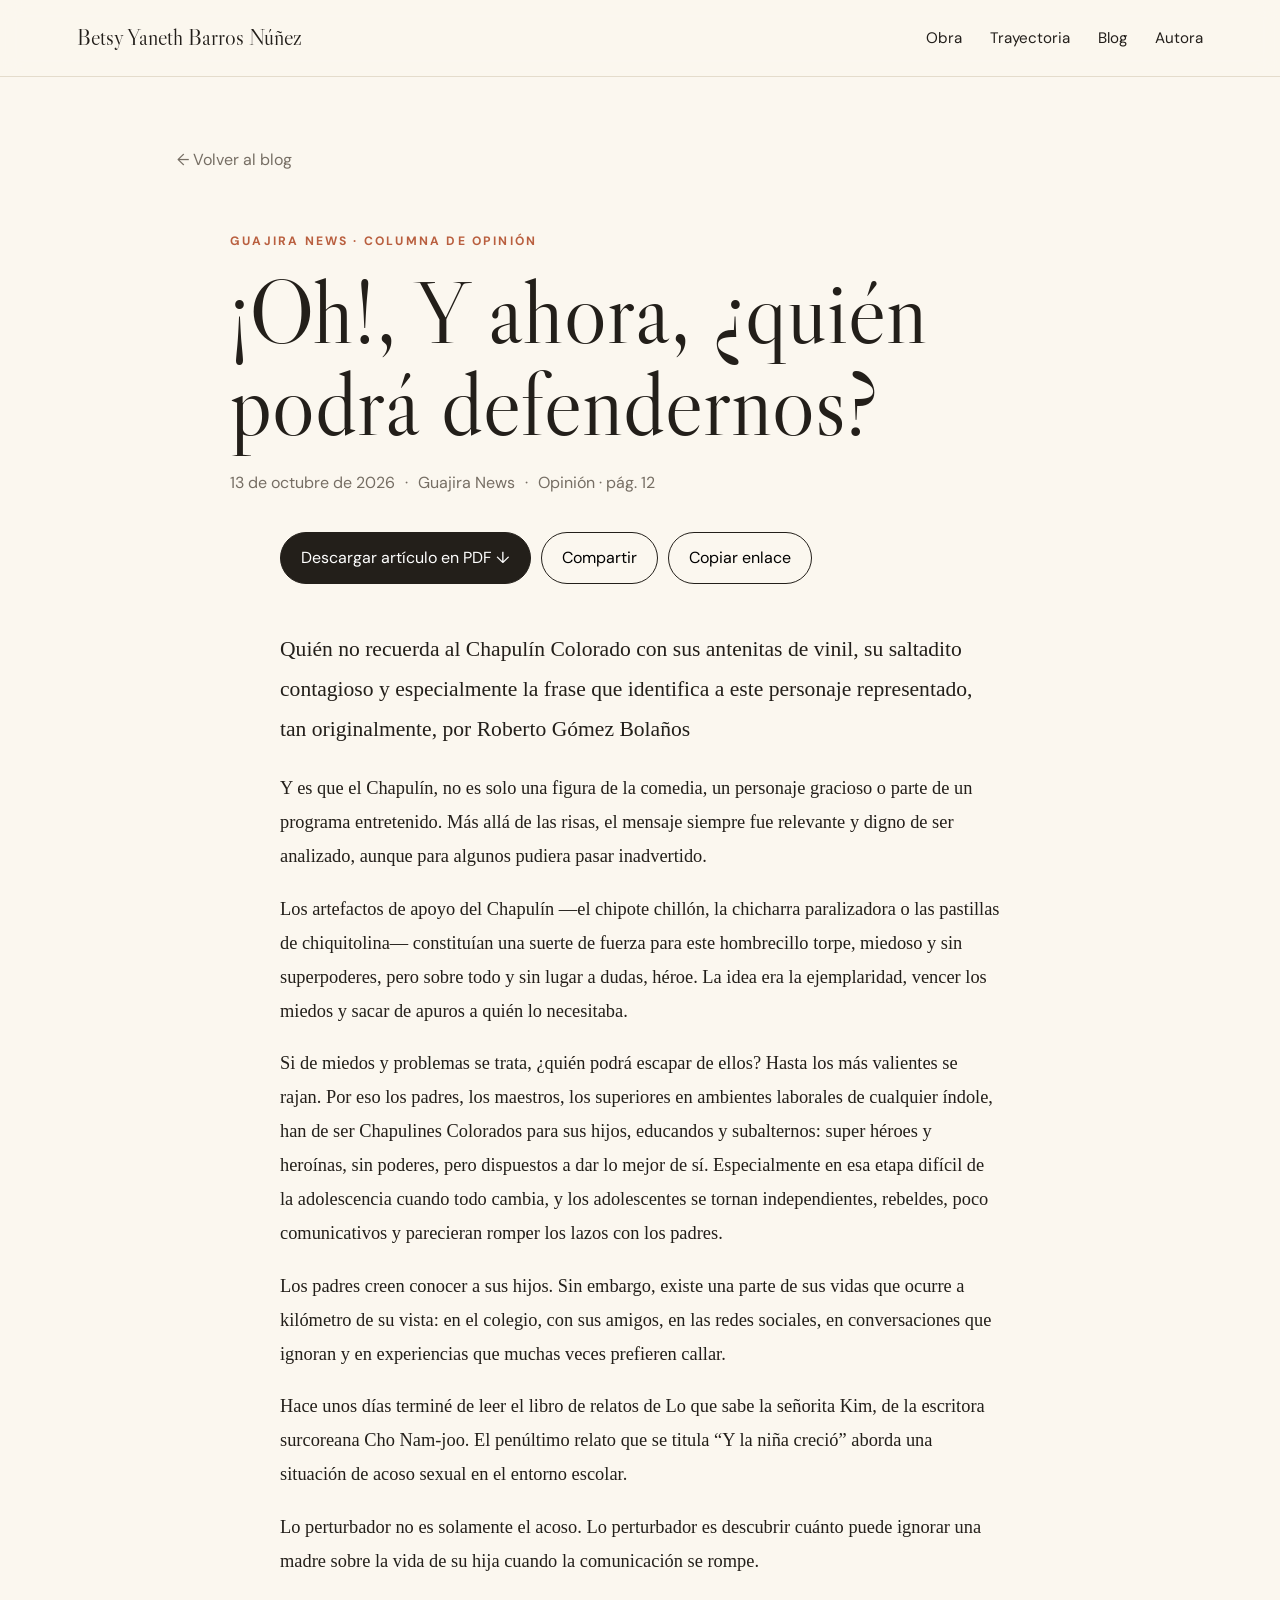
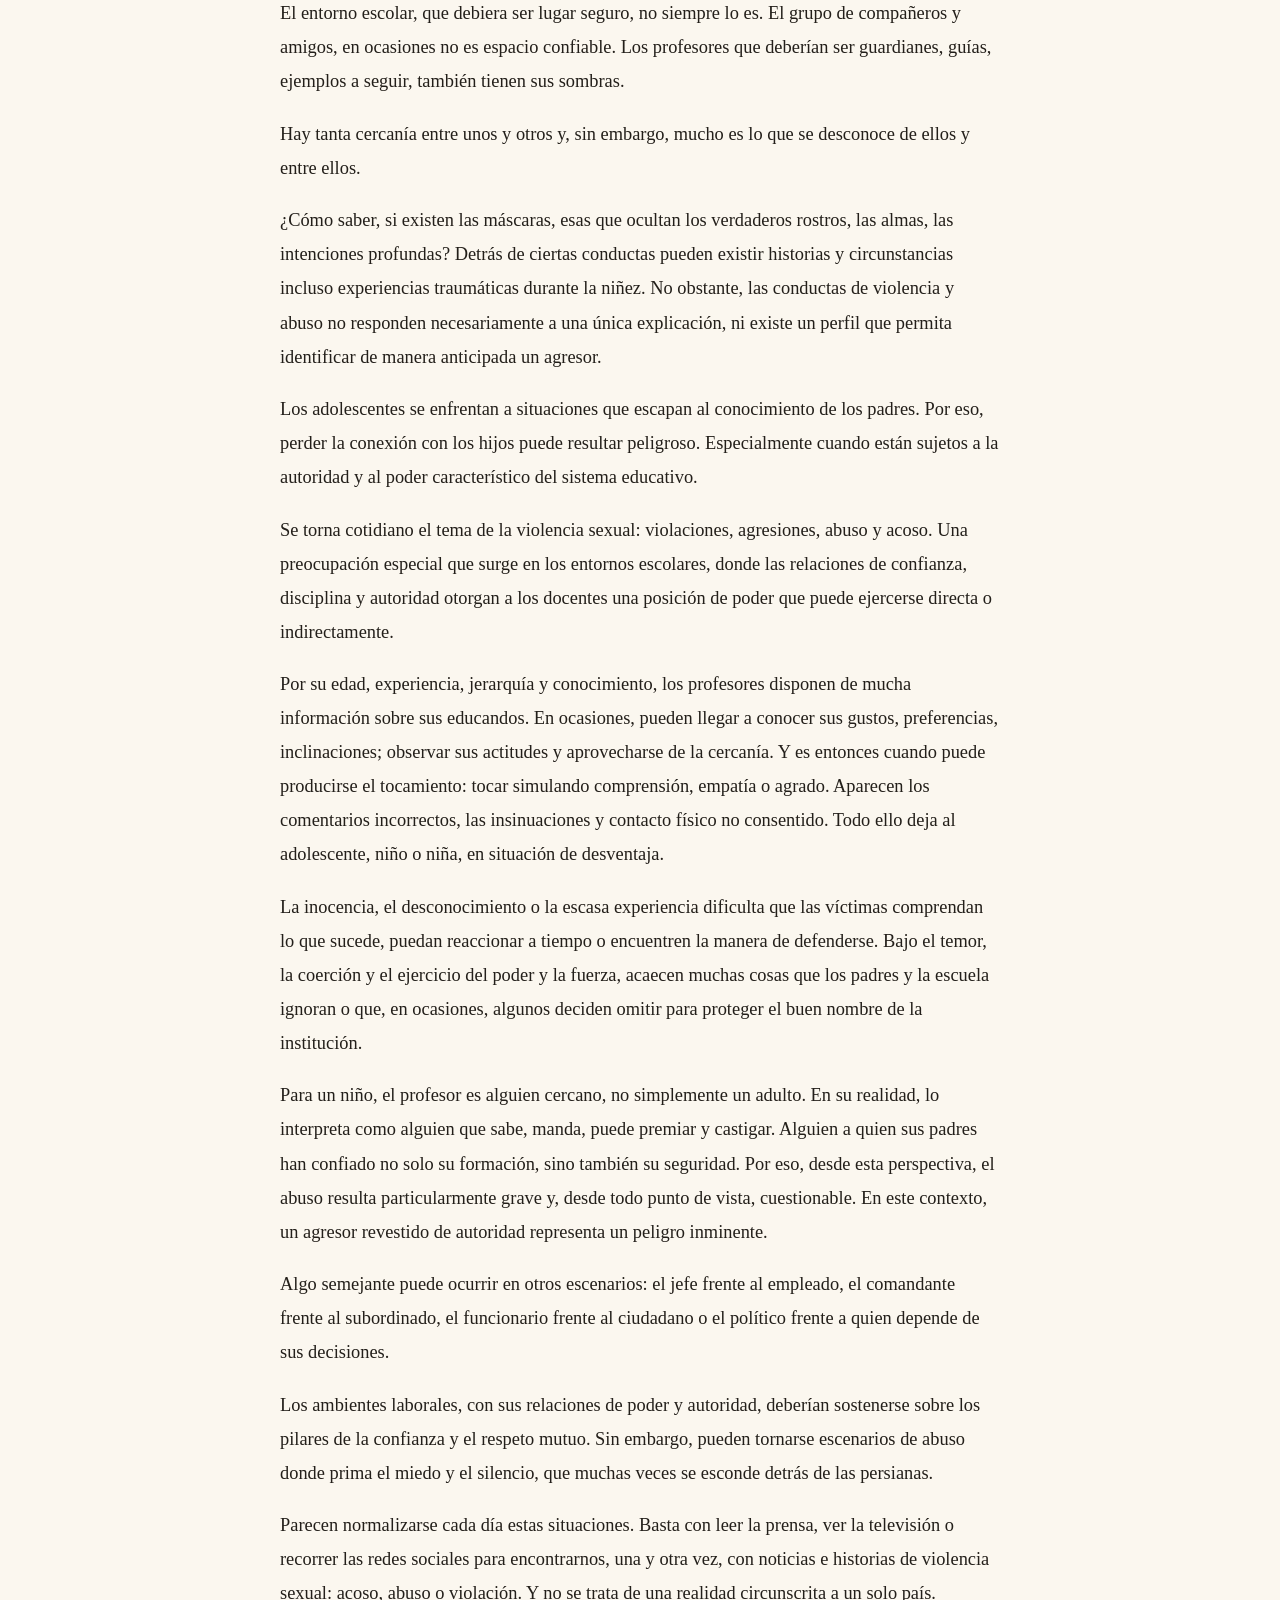
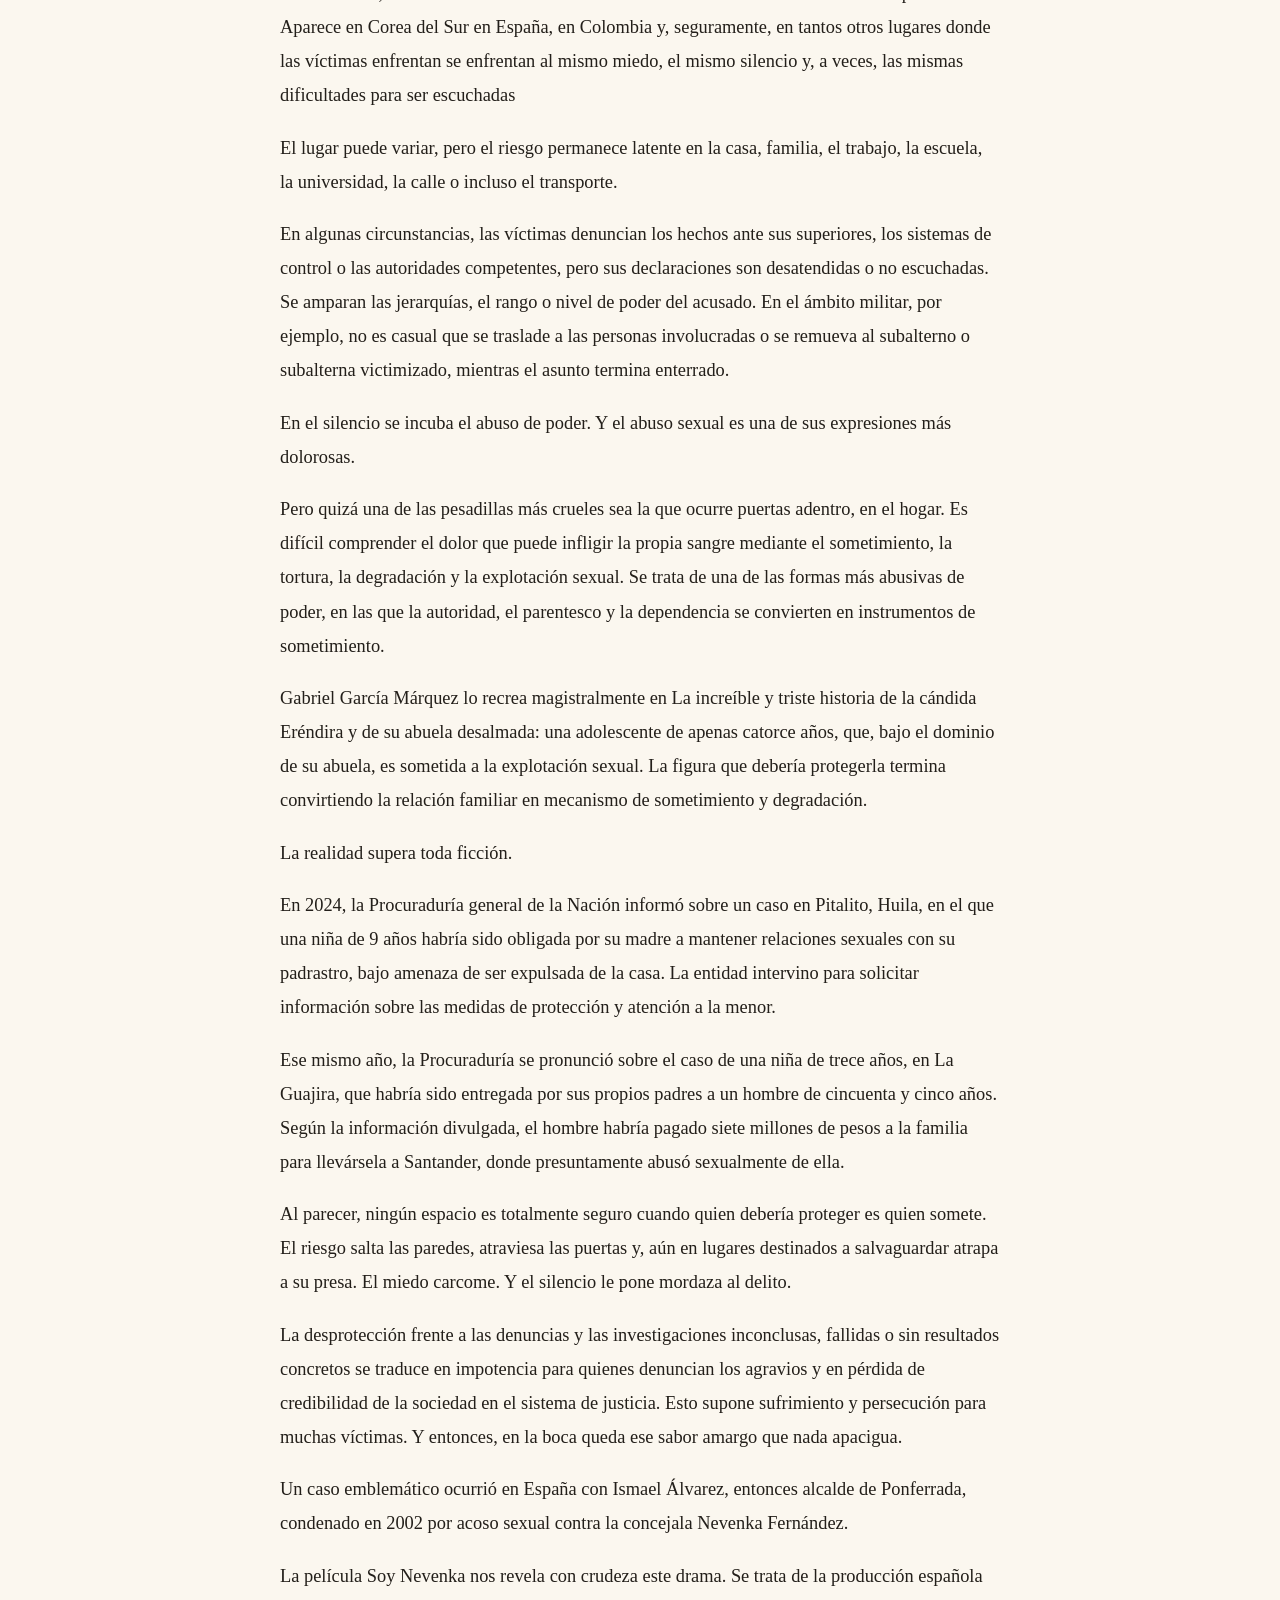
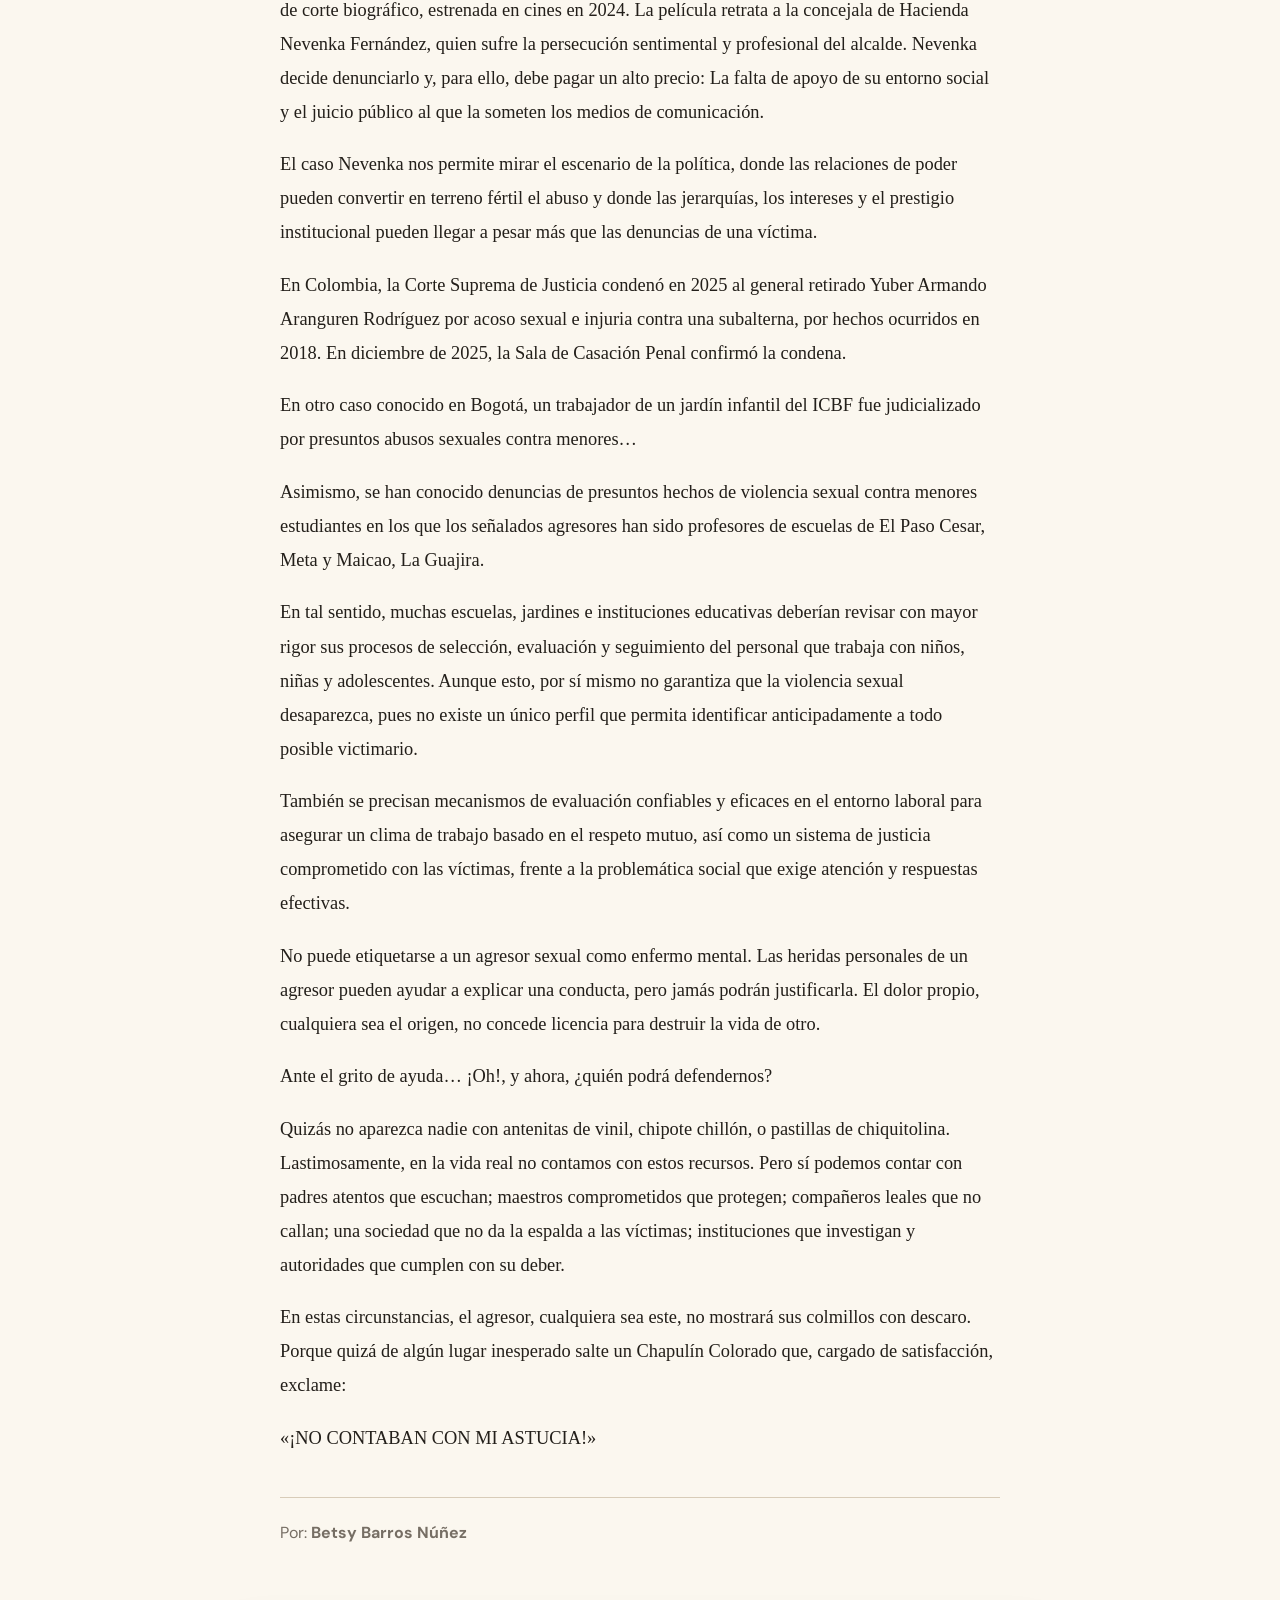
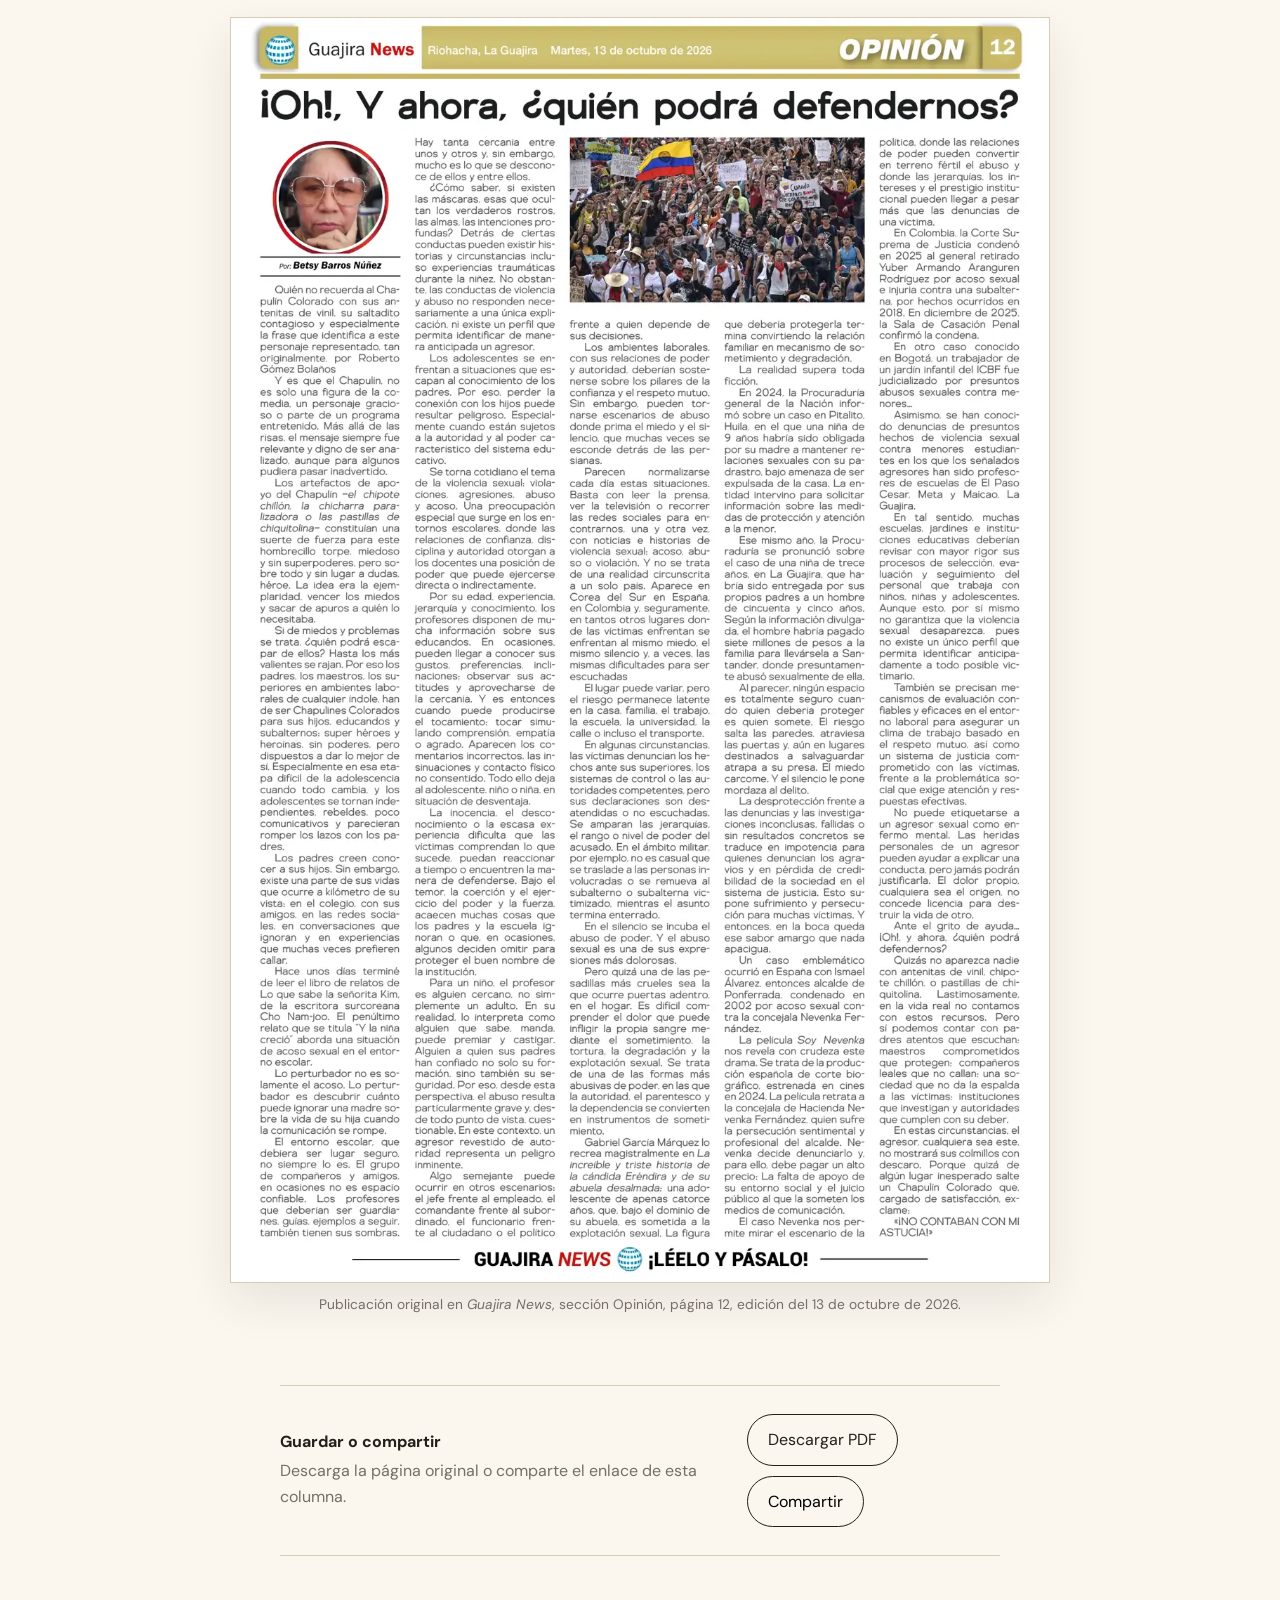
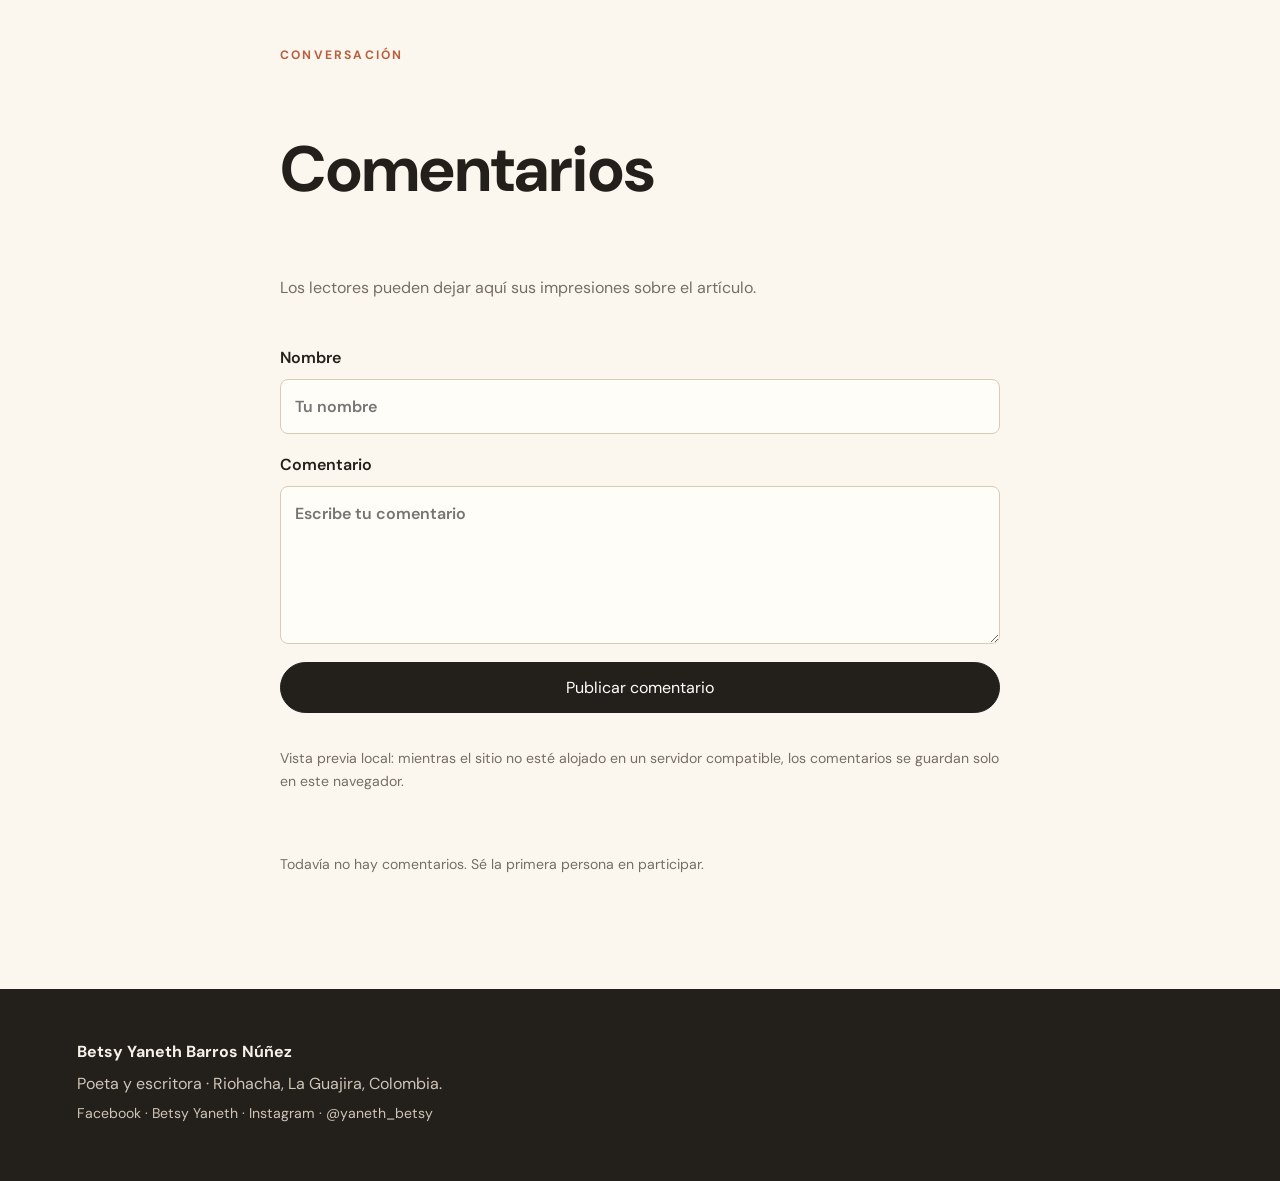
<file: oh-y-ahora-quien-podra-defendernos.html>
<!DOCTYPE html>
<html lang="es">
<head>
  <meta charset="UTF-8" />
  <meta name="viewport" content="width=device-width, initial-scale=1.0" />
  <meta name="description" content="¡Oh!, Y ahora, ¿quién podrá defendernos?, artículo de opinión de Betsy Barros Núñez publicado en Guajira News el 13 de octubre de 2026." />
  <meta property="og:title" content="¡Oh!, Y ahora, ¿quién podrá defendernos? | Betsy Barros Núñez" />
  <meta property="og:description" content="Una reflexión sobre el abuso de poder, la violencia sexual y la responsabilidad de familias, escuelas e instituciones en la protección de las víctimas." />
  <meta property="og:type" content="article" />
  <meta property="og:image" content="https://betsybarros.vercel.app/assets/oh-y-ahora-quien-podra-defendernos-guajira-news.webp" />
  <link rel="canonical" href="https://betsybarros.vercel.app/oh-y-ahora-quien-podra-defendernos.html" />
  <meta property="og:url" content="https://betsybarros.vercel.app/oh-y-ahora-quien-podra-defendernos.html" />
  <title>¡Oh!, Y ahora, ¿quién podrá defendernos? | Betsy Barros Núñez</title>
  <link rel="preconnect" href="https://fonts.googleapis.com">
  <link rel="preconnect" href="https://fonts.gstatic.com" crossorigin>
  <link href="https://fonts.googleapis.com/css2?family=DM+Sans:wght@400;500;600;700&family=Libre+Caslon+Display&display=swap" rel="stylesheet">
  <link rel="stylesheet" href="styles.css" />
</head>
<body data-article-id="oh-y-ahora-quien-podra-defendernos" data-article-title="¡Oh!, Y ahora, ¿quién podrá defendernos?">
  <header class="site-header">
    <a class="brand" href="index.html">Betsy Yaneth Barros Núñez</a>
    <nav class="nav"><a href="index.html#obra">Obra</a><a href="index.html#trayectoria">Trayectoria</a><a class="nav-blog" href="blog.html">Blog</a><a href="index.html#autora">Autora</a></nav>
  </header>
  <main class="article-page">
    <a class="back-link" href="blog.html">← Volver al blog</a>
    <article>
      <p class="eyebrow">Guajira News · Columna de opinión</p>
      <h1>¡Oh!, Y ahora, ¿quién podrá defendernos?</h1>
      <div class="article-meta-row"><span>13 de octubre de 2026</span><span>·</span><span>Guajira News</span><span>·</span><span>Opinión · pág. 12</span></div>
      <div class="article-toolbar" aria-label="Acciones del artículo">
        <a class="btn primary download-btn" href="downloads/oh-y-ahora-quien-podra-defendernos-betsy-barros.pdf" download>Descargar artículo en PDF ↓</a>
        <button class="btn secondary" id="shareBtn" type="button">Compartir</button>
        <button class="btn secondary" id="copyBtn" type="button">Copiar enlace</button>
      </div>
      <div class="article-content">
        <p class="lead">Quién no recuerda al Chapulín Colorado con sus antenitas de vinil, su saltadito contagioso y especialmente la frase que identifica a este personaje representado, tan originalmente, por Roberto Gómez Bolaños</p>
        <p>Y es que el Chapulín, no es solo una figura de la comedia, un personaje gracioso o parte de un programa entretenido. Más allá de las risas, el mensaje siempre fue relevante y digno de ser analizado, aunque para algunos pudiera pasar inadvertido.</p>
        <p>Los artefactos de apoyo del Chapulín —el chipote chillón, la chicharra paralizadora o las pastillas de chiquitolina— constituían una suerte de fuerza para este hombrecillo torpe, miedoso y sin superpoderes, pero sobre todo y sin lugar a dudas, héroe. La idea era la ejemplaridad, vencer los miedos y sacar de apuros a quién lo necesitaba.</p>
        <p>Si de miedos y problemas se trata, ¿quién podrá escapar de ellos? Hasta los más valientes se rajan. Por eso los padres, los maestros, los superiores en ambientes laborales de cualquier índole, han de ser Chapulines Colorados para sus hijos, educandos y subalternos: super héroes y heroínas, sin poderes, pero dispuestos a dar lo mejor de sí. Especialmente en esa etapa difícil de la adolescencia cuando todo cambia, y los adolescentes se tornan independientes, rebeldes, poco comunicativos y parecieran romper los lazos con los padres.</p>
        <p>Los padres creen conocer a sus hijos. Sin embargo, existe una parte de sus vidas que ocurre a kilómetro de su vista: en el colegio, con sus amigos, en las redes sociales, en conversaciones que ignoran y en experiencias que muchas veces prefieren callar.</p>
        <p>Hace unos días terminé de leer el libro de relatos de Lo que sabe la señorita Kim, de la escritora surcoreana Cho Nam-joo. El penúltimo relato que se titula “Y la niña creció” aborda una situación de acoso sexual en el entorno escolar.</p>
        <p>Lo perturbador no es solamente el acoso. Lo perturbador es descubrir cuánto puede ignorar una madre sobre la vida de su hija cuando la comunicación se rompe.</p>
        <p>El entorno escolar, que debiera ser lugar seguro, no siempre lo es. El grupo de compañeros y amigos, en ocasiones no es espacio confiable. Los profesores que deberían ser guardianes, guías, ejemplos a seguir, también tienen sus sombras.</p>
        <p>Hay tanta cercanía entre unos y otros y, sin embargo, mucho es lo que se desconoce de ellos y entre ellos.</p>
        <p>¿Cómo saber, si existen las máscaras, esas que ocultan los verdaderos rostros, las almas, las intenciones profundas? Detrás de ciertas conductas pueden existir historias y circunstancias incluso experiencias traumáticas durante la niñez. No obstante, las conductas de violencia y abuso no responden necesariamente a una única explicación, ni existe un perfil que permita identificar de manera anticipada un agresor.</p>
        <p>Los adolescentes se enfrentan a situaciones que escapan al conocimiento de los padres. Por eso, perder la conexión con los hijos puede resultar peligroso. Especialmente cuando están sujetos a la autoridad y al poder característico del sistema educativo.</p>
        <p>Se torna cotidiano el tema de la violencia sexual: violaciones, agresiones, abuso y acoso. Una preocupación especial que surge en los entornos escolares, donde las relaciones de confianza, disciplina y autoridad otorgan a los docentes una posición de poder que puede ejercerse directa o indirectamente.</p>
        <p>Por su edad, experiencia, jerarquía y conocimiento, los profesores disponen de mucha información sobre sus educandos. En ocasiones, pueden llegar a conocer sus gustos, preferencias, inclinaciones; observar sus actitudes y aprovecharse de la cercanía. Y es entonces cuando puede producirse el tocamiento: tocar simulando comprensión, empatía o agrado. Aparecen los comentarios incorrectos, las insinuaciones y contacto físico no consentido. Todo ello deja al adolescente, niño o niña, en situación de desventaja.</p>
        <p>La inocencia, el desconocimiento o la escasa experiencia dificulta que las víctimas comprendan lo que sucede, puedan reaccionar a tiempo o encuentren la manera de defenderse. Bajo el temor, la coerción y el ejercicio del poder y la fuerza, acaecen muchas cosas que los padres y la escuela ignoran o que, en ocasiones, algunos deciden omitir para proteger el buen nombre de la institución.</p>
        <p>Para un niño, el profesor es alguien cercano, no simplemente un adulto. En su realidad, lo interpreta como alguien que sabe, manda, puede premiar y castigar. Alguien a quien sus padres han confiado no solo su formación, sino también su seguridad. Por eso, desde esta perspectiva, el abuso resulta particularmente grave y, desde todo punto de vista, cuestionable. En este contexto, un agresor revestido de autoridad representa un peligro inminente.</p>
        <p>Algo semejante puede ocurrir en otros escenarios: el jefe frente al empleado, el comandante frente al subordinado, el funcionario frente al ciudadano o el político frente a quien depende de sus decisiones.</p>
        <p>Los ambientes laborales, con sus relaciones de poder y autoridad, deberían sostenerse sobre los pilares de la confianza y el respeto mutuo. Sin embargo, pueden tornarse escenarios de abuso donde prima el miedo y el silencio, que muchas veces se esconde detrás de las persianas.</p>
        <p>Parecen normalizarse cada día estas situaciones. Basta con leer la prensa, ver la televisión o recorrer las redes sociales para encontrarnos, una y otra vez, con noticias e historias de violencia sexual: acoso, abuso o violación. Y no se trata de una realidad circunscrita a un solo país. Aparece en Corea del Sur en España, en Colombia y, seguramente, en tantos otros lugares donde las víctimas enfrentan se enfrentan al mismo miedo, el mismo silencio y, a veces, las mismas dificultades para ser escuchadas</p>
        <p>El lugar puede variar, pero el riesgo permanece latente en la casa, familia, el trabajo, la escuela, la universidad, la calle o incluso el transporte.</p>
        <p>En algunas circunstancias, las víctimas denuncian los hechos ante sus superiores, los sistemas de control o las autoridades competentes, pero sus declaraciones son desatendidas o no escuchadas. Se amparan las jerarquías, el rango o nivel de poder del acusado. En el ámbito militar, por ejemplo, no es casual que se traslade a las personas involucradas o se remueva al subalterno o subalterna victimizado, mientras el asunto termina enterrado.</p>
        <p>En el silencio se incuba el abuso de poder. Y el abuso sexual es una de sus expresiones más dolorosas.</p>
        <p>Pero quizá una de las pesadillas más crueles sea la que ocurre puertas adentro, en el hogar. Es difícil comprender el dolor que puede infligir la propia sangre mediante el sometimiento, la tortura, la degradación y la explotación sexual. Se trata de una de las formas más abusivas de poder, en las que la autoridad, el parentesco y la dependencia se convierten en instrumentos de sometimiento.</p>
        <p>Gabriel García Márquez lo recrea magistralmente en La increíble y triste historia de la cándida Eréndira y de su abuela desalmada: una adolescente de apenas catorce años, que, bajo el dominio de su abuela, es sometida a la explotación sexual. La figura que debería protegerla termina convirtiendo la relación familiar en mecanismo de sometimiento y degradación.</p>
        <p>La realidad supera toda ficción.</p>
        <p>En 2024, la Procuraduría general de la Nación informó sobre un caso en Pitalito, Huila, en el que una niña de 9 años habría sido obligada por su madre a mantener relaciones sexuales con su padrastro, bajo amenaza de ser expulsada de la casa. La entidad intervino para solicitar información sobre las medidas de protección y atención a la menor.</p>
        <p>Ese mismo año, la Procuraduría se pronunció sobre el caso de una niña de trece años, en La Guajira, que habría sido entregada por sus propios padres a un hombre de cincuenta y cinco años. Según la información divulgada, el hombre habría pagado siete millones de pesos a la familia para llevársela a Santander, donde presuntamente abusó sexualmente de ella.</p>
        <p>Al parecer, ningún espacio es totalmente seguro cuando quien debería proteger es quien somete. El riesgo salta las paredes, atraviesa las puertas y, aún en lugares destinados a salvaguardar atrapa a su presa. El miedo carcome. Y el silencio le pone mordaza al delito.</p>
        <p>La desprotección frente a las denuncias y las investigaciones inconclusas, fallidas o sin resultados concretos se traduce en impotencia para quienes denuncian los agravios y en pérdida de credibilidad de la sociedad en el sistema de justicia. Esto supone sufrimiento y persecución para muchas víctimas. Y entonces, en la boca queda ese sabor amargo que nada apacigua.</p>
        <p>Un caso emblemático ocurrió en España con Ismael Álvarez, entonces alcalde de Ponferrada, condenado en 2002 por acoso sexual contra la concejala Nevenka Fernández.</p>
        <p>La película Soy Nevenka nos revela con crudeza este drama. Se trata de la producción española de corte biográfico, estrenada en cines en 2024. La película retrata a la concejala de Hacienda Nevenka Fernández, quien sufre la persecución sentimental y profesional del alcalde. Nevenka decide denunciarlo y, para ello, debe pagar un alto precio: La falta de apoyo de su entorno social y el juicio público al que la someten los medios de comunicación.</p>
        <p>El caso Nevenka nos permite mirar el escenario de la política, donde las relaciones de poder pueden convertir en terreno fértil el abuso y donde las jerarquías, los intereses y el prestigio institucional pueden llegar a pesar más que las denuncias de una víctima.</p>
        <p>En Colombia, la Corte Suprema de Justicia condenó en 2025 al general retirado Yuber Armando Aranguren Rodríguez por acoso sexual e injuria contra una subalterna, por hechos ocurridos en 2018. En diciembre de 2025, la Sala de Casación Penal confirmó la condena.</p>
        <p>En otro caso conocido en Bogotá, un trabajador de un jardín infantil del ICBF fue judicializado por presuntos abusos sexuales contra menores…</p>
        <p>Asimismo, se han conocido denuncias de presuntos hechos de violencia sexual contra menores estudiantes en los que los señalados agresores han sido profesores de escuelas de El Paso Cesar, Meta y Maicao, La Guajira.</p>
        <p>En tal sentido, muchas escuelas, jardines e instituciones educativas deberían revisar con mayor rigor sus procesos de selección, evaluación y seguimiento del personal que trabaja con niños, niñas y adolescentes. Aunque esto, por sí mismo no garantiza que la violencia sexual desaparezca, pues no existe un único perfil que permita identificar anticipadamente a todo posible victimario.</p>
        <p>También se precisan mecanismos de evaluación confiables y eficaces en el entorno laboral para asegurar un clima de trabajo basado en el respeto mutuo, así como un sistema de justicia comprometido con las víctimas, frente a la problemática social que exige atención y respuestas efectivas.</p>
        <p>No puede etiquetarse a un agresor sexual como enfermo mental. Las heridas personales de un agresor pueden ayudar a explicar una conducta, pero jamás podrán justificarla. El dolor propio, cualquiera sea el origen, no concede licencia para destruir la vida de otro.</p>
        <p>Ante el grito de ayuda… ¡Oh!, y ahora, ¿quién podrá defendernos?</p>
        <p>Quizás no aparezca nadie con antenitas de vinil, chipote chillón, o pastillas de chiquitolina. Lastimosamente, en la vida real no contamos con estos recursos. Pero sí podemos contar con padres atentos que escuchan; maestros comprometidos que protegen; compañeros leales que no callan; una sociedad que no da la espalda a las víctimas; instituciones que investigan y autoridades que cumplen con su deber.</p>
        <p>En estas circunstancias, el agresor, cualquiera sea este, no mostrará sus colmillos con descaro. Porque quizá de algún lugar inesperado salte un Chapulín Colorado que, cargado de satisfacción, exclame:</p>
        <p>«¡NO CONTABAN CON MI ASTUCIA!»</p>
        <p class="article-byline">Por: <strong>Betsy Barros Núñez</strong></p>
      </div>
      <figure class="original-clipping"><img src="assets/oh-y-ahora-quien-podra-defendernos-guajira-news.webp" alt="Página 12 original de ¡Oh!, Y ahora, ¿quién podrá defendernos? en Guajira News" /><figcaption>Publicación original en <em>Guajira News</em>, sección Opinión, página 12, edición del 13 de octubre de 2026.</figcaption></figure>
      <div class="share-panel"><div><strong>Guardar o compartir</strong><p>Descarga la página original o comparte el enlace de esta columna.</p></div><div class="share-actions"><a class="btn secondary" href="downloads/oh-y-ahora-quien-podra-defendernos-betsy-barros.pdf" download>Descargar PDF</a><button class="btn secondary" id="shareBtnBottom" type="button">Compartir</button></div></div>
      
    </article>
    <section class="comments-section" id="comentarios">
      <div class="section-heading"><p class="eyebrow">Conversación</p><h2>Comentarios</h2><p>Los lectores pueden dejar aquí sus impresiones sobre el artículo.</p></div>
      <form id="commentForm" class="comment-form">
        <label>Nombre<input id="commentName" required maxlength="60" placeholder="Tu nombre" autocomplete="name" /></label>
        <label>Comentario<textarea id="commentText" required maxlength="1200" rows="5" placeholder="Escribe tu comentario"></textarea></label>
        <label class="hp-field" aria-hidden="true">Sitio web<input id="commentWebsite" tabindex="-1" autocomplete="off" /></label>
        <button class="btn primary" type="submit">Publicar comentario</button>
        <p id="commentStatus" class="demo-note" role="status"></p>
      </form>
      <div id="commentsList" class="comments-list" aria-live="polite"></div>
    </section>
  </main>
  <footer class="footer"><div><strong>Betsy Yaneth Barros Núñez</strong><p>Poeta y escritora · Riohacha, La Guajira, Colombia.</p><p class="demo-note"><a href="https://facebook.com/betsy.yaneth.5" target="_blank" rel="noopener noreferrer">Facebook · Betsy Yaneth</a> · <a href="https://www.instagram.com/yaneth_betsy/" target="_blank" rel="noopener noreferrer">Instagram · @yaneth_betsy</a></p></div></footer>
  <script src="script.js"></script>
</body>
</html>
</file>
<file: styles.css>
:root{--ink:#231f1a;--sand:#f1e2c6;--paper:#fbf7ef;--rust:#b95f3f;--deep:#263f3a;--line:#d8ccb8;--white:#fff;--muted:#766e64}
*{box-sizing:border-box}html{scroll-behavior:smooth}body{margin:0;font-family:'DM Sans',sans-serif;background:var(--paper);color:var(--ink);line-height:1.6}a{color:inherit;text-decoration:none}button,input,textarea{font:inherit}
.site-header{position:sticky;top:0;z-index:20;display:flex;justify-content:space-between;align-items:center;padding:20px 6vw;background:rgba(251,247,239,.94);backdrop-filter:blur(10px);border-bottom:1px solid rgba(216,204,184,.65)}.brand{font-family:'Libre Caslon Display',serif;font-size:1.4rem}.nav{display:flex;gap:28px;font-size:.95rem}.nav a:hover,.text-link:hover,.back-link:hover{color:var(--rust)}
.hero{min-height:82vh;display:grid;grid-template-columns:1.08fr .92fr;align-items:stretch}.hero-copy{padding:9vw 6vw 7vw;display:flex;flex-direction:column;justify-content:center}.eyebrow{text-transform:uppercase;letter-spacing:.18em;font-size:.76rem;font-weight:700;color:var(--rust);margin:0 0 14px}.hero h1,.section h2,.article-page h1{font-family:'Libre Caslon Display',serif;font-weight:400;line-height:1.03;margin:0}.hero h1{font-size:clamp(3.1rem,7vw,7rem);max-width:900px}.hero-text{font-size:1.18rem;max-width:620px;color:var(--muted);margin:28px 0}.hero-actions{display:flex;gap:12px;flex-wrap:wrap}.btn{border-radius:999px;padding:12px 20px;border:1px solid var(--ink);cursor:pointer;display:inline-flex;align-items:center;justify-content:center}.btn.primary{background:var(--ink);color:var(--white)}.btn.secondary{background:transparent}.btn:hover{transform:translateY(-1px)}
.hero-art{position:relative;overflow:hidden;min-height:550px;background:linear-gradient(#e8bd74,#f2d7a5 48%,#ca7c54 48%,#b65f43);display:flex;align-items:center;justify-content:center}.sun{position:absolute;width:170px;height:170px;border-radius:50%;background:#f9e5a9;top:12%;right:18%}.dune{position:absolute;border-radius:50% 50% 0 0}.dune-one{width:120%;height:42%;background:#d7925c;bottom:-7%;left:-18%;transform:rotate(7deg)}.dune-two{width:100%;height:34%;background:#9f5843;bottom:-8%;right:-25%;transform:rotate(-8deg)}.portrait-placeholder{position:relative;z-index:3;width:58%;aspect-ratio:3/4;border:1px solid rgba(255,255,255,.55);display:flex;align-items:center;justify-content:center;color:#fff;background:rgba(38,63,58,.18);backdrop-filter:blur(3px);font-weight:600}
.section{padding:100px 6vw;border-top:1px solid var(--line)}.section-heading{max-width:760px;margin-bottom:45px}.section-heading h2,.author-section h2{font-size:clamp(2.5rem,5vw,5rem)}.section-heading>p:last-child,.split-heading>p{color:var(--muted)}.books-grid{display:grid;grid-template-columns:repeat(3,1fr);gap:28px}.book-card{display:grid;grid-template-columns:44% 1fr;gap:20px;align-items:end}.book-cover{aspect-ratio:2/3;display:flex;align-items:flex-end;padding:18px;font-family:'Libre Caslon Display',serif;font-size:1.3rem;box-shadow:0 20px 40px rgba(35,31,26,.12)}.cover-a{background:linear-gradient(145deg,#203d36,#6d9182);color:#fff}.cover-b{background:linear-gradient(145deg,#c66e49,#f0bd7f)}.cover-c{background:linear-gradient(145deg,#e9d7b5,#9c775a)}.book-info h3,.article-body h3{font-family:'Libre Caslon Display',serif;font-weight:400;font-size:1.8rem;line-height:1.1;margin:5px 0 12px}.book-info p{font-size:.95rem}.meta{font-size:.78rem;text-transform:uppercase;letter-spacing:.1em;color:var(--muted)}
.articles-section{background:#f5eddf}.split-heading{display:grid;grid-template-columns:1fr 1fr;max-width:none;align-items:end;gap:40px}.articles-grid{display:grid;grid-template-columns:1.2fr 1fr 1fr;gap:24px}.article-card{background:var(--paper);border:1px solid var(--line)}.article-image{aspect-ratio:16/10}.abstract-one{background:radial-gradient(circle at 22% 20%,#f4c978 0 16%,transparent 17%),linear-gradient(135deg,#284943 0 43%,#d07350 43% 72%,#e8cf9e 72%)}.abstract-two{background:linear-gradient(145deg,#dcb36b 0 33%,#8f513e 33% 64%,#253d38 64%)}.abstract-three{background:radial-gradient(circle at 70% 32%,#f6d58b 0 14%,transparent 15%),linear-gradient(155deg,#b45c42,#e3b375 52%,#2d4b46 52%)}.article-body{padding:24px}.article-body p{color:var(--muted)}.text-link{font-weight:700;color:var(--deep)}
.author-section{display:grid;grid-template-columns:1fr 1fr;gap:80px}.author-copy{font-size:1.1rem;color:var(--muted)}.footer{padding:50px 6vw;background:var(--ink);color:#f8f1e7;display:flex;justify-content:space-between;gap:40px}.footer p{color:#cfc5b8;margin:6px 0}.footer-links{display:flex;gap:22px}
.article-page{max-width:1080px;margin:0 auto;padding:70px 6vw 100px}.back-link{display:inline-block;margin-bottom:60px;color:var(--muted)}.article-page article{max-width:820px;margin:0 auto}.article-page h1{font-size:clamp(3rem,7vw,6.8rem);margin-bottom:20px}.article-meta-row{display:flex;gap:10px;color:var(--muted);margin-bottom:36px}.article-hero{width:100%;aspect-ratio:16/8;margin:0 0 55px}.article-content{max-width:720px;margin:0 auto;font-family:Georgia,serif;font-size:1.15rem;line-height:1.85}.article-content .lead{font-size:1.35rem}.article-content blockquote{font-family:'Libre Caslon Display',serif;font-size:2rem;line-height:1.25;border-left:3px solid var(--rust);margin:45px 0;padding:10px 0 10px 28px}.share-panel{margin:70px auto 0;max-width:720px;border-top:1px solid var(--line);border-bottom:1px solid var(--line);padding:28px 0;display:flex;justify-content:space-between;gap:24px;align-items:center}.share-panel p{margin:4px 0;color:var(--muted)}.share-actions{display:flex;gap:10px;flex-wrap:wrap}.comments-section{max-width:720px;margin:90px auto 0}.comment-form{display:grid;gap:18px}.comment-form label{display:grid;gap:8px;font-weight:600}.comment-form input,.comment-form textarea{border:1px solid var(--line);background:#fffdf8;padding:14px;border-radius:8px}.demo-note{font-size:.88rem;color:var(--muted);margin-top:16px}.comments-list{display:grid;gap:14px;margin-top:30px}.comment{border-top:1px solid var(--line);padding:20px 0}.comment strong{display:block}.comment time{font-size:.8rem;color:var(--muted)}
@media (max-width:900px){.hero{grid-template-columns:1fr}.hero-art{min-height:440px}.books-grid,.articles-grid{grid-template-columns:1fr}.book-card{grid-template-columns:150px 1fr}.split-heading,.author-section{grid-template-columns:1fr;gap:25px}.nav{display:none}.share-panel{align-items:flex-start;flex-direction:column}}
@media (max-width:560px){.hero-copy,.section,.article-page{padding-left:22px;padding-right:22px}.hero h1{font-size:3.4rem}.book-card{grid-template-columns:1fr}.book-cover{max-width:210px}.footer{padding:40px 22px;flex-direction:column}.article-page h1{font-size:3.4rem}}

/* Content added for Betsy Yaneth Barros Núñez */
.cover-d{background:linear-gradient(145deg,#7e4237,#d58c65);color:#fff}.cover-e{background:linear-gradient(145deg,#31504a,#d2b179);color:#fff}
.content-note{margin:34px 0 0;color:var(--muted);font-size:.9rem}
.trajectory-section{background:var(--deep);color:var(--paper)}.trajectory-section .section-heading>p:last-child{color:#d6cec0}.trajectory-grid{display:grid;grid-template-columns:repeat(3,1fr);gap:1px;background:rgba(255,255,255,.18);border:1px solid rgba(255,255,255,.18)}.trajectory-card{padding:34px;background:var(--deep)}.trajectory-card h3{font-family:'Libre Caslon Display',serif;font-size:2rem;font-weight:400;line-height:1.1;margin:8px 0 18px}.trajectory-card p:last-child{color:#d6cec0}.trajectory-year{margin:0;text-transform:uppercase;letter-spacing:.15em;font-size:.75rem;font-weight:700;color:#e9bd76}
.author-copy strong{color:var(--ink)}
@media (max-width:900px){.trajectory-grid{grid-template-columns:1fr}.books-grid{grid-template-columns:1fr 1fr}.book-card{grid-template-columns:120px 1fr}}
@media (max-width:650px){.books-grid{grid-template-columns:1fr}.book-card{grid-template-columns:120px 1fr}}


/* Fotografías y portadas reales */
.portrait-frame{position:relative;z-index:3;width:min(62%,470px);margin:0;aspect-ratio:2/3;border:10px solid rgba(255,255,255,.78);box-shadow:0 28px 70px rgba(35,31,26,.32);overflow:hidden;background:#eee}
.portrait-frame img{width:100%;height:100%;display:block;object-fit:cover;object-position:center 42%}
.image-cover{padding:0;overflow:hidden;background:#eee;align-items:stretch}
.image-cover img{width:100%;height:100%;display:block;object-fit:cover}
@media (max-width:900px){.portrait-frame{width:min(54%,360px)}}
@media (max-width:560px){.portrait-frame{width:min(72%,310px);border-width:7px}}

/* Artículo real y archivo descargable */
.article-photo{overflow:hidden;background:#eee}
.article-photo img{width:100%;height:100%;display:block;object-fit:cover;object-position:center 16%}
.card-actions{display:flex;gap:18px;align-items:center;flex-wrap:wrap;margin-top:20px}
.subtle-link{color:var(--rust)}
.placeholder-card{opacity:.82}
.article-toolbar{max-width:720px;margin:0 auto 46px;display:flex;gap:10px;flex-wrap:wrap}
.download-btn{gap:8px}
.article-byline{margin-top:42px;padding-top:20px;border-top:1px solid var(--line);font-family:'DM Sans',sans-serif;font-size:1rem!important;color:var(--muted)}
.original-clipping{max-width:900px;margin:70px auto 0}
.original-clipping img{width:100%;display:block;border:1px solid var(--line);box-shadow:0 18px 45px rgba(35,31,26,.09)}
.original-clipping figcaption{font-size:.86rem;color:var(--muted);margin-top:10px;text-align:center}
.comment-head{display:flex;gap:14px;justify-content:space-between;align-items:baseline}
.comment p{white-space:pre-wrap;margin-bottom:0}
.hp-field{position:absolute!important;left:-10000px!important;width:1px!important;height:1px!important;overflow:hidden!important}
.comment-form button[disabled]{opacity:.6;cursor:wait}
@media (max-width:700px){.article-toolbar{align-items:stretch}.article-toolbar .btn{width:100%}.comment-head{align-items:flex-start;flex-direction:column;gap:2px}}

/* Nuevas redes y ampliación de biblioteca */
.social-links{display:flex;gap:10px;flex-wrap:wrap;margin-top:18px}
.social-links-inline{margin-top:22px}
.social-pill{display:inline-flex;align-items:center;justify-content:center;padding:10px 16px;border:1px solid var(--line);border-radius:999px;background:#fffdf8;color:var(--ink);font-weight:600;text-decoration:none;transition:transform .18s ease,box-shadow .18s ease,border-color .18s ease}
.social-pill:hover{transform:translateY(-1px);box-shadow:0 8px 22px rgba(35,31,26,.08);border-color:#c7b79f}
.tiny-note{font-size:.86rem;color:var(--muted);margin-top:10px}
.books-grid-large{grid-template-columns:repeat(2,minmax(0,1fr))}
@media (max-width:700px){.books-grid-large{grid-template-columns:1fr}}


/* Firma poética de la autora */
.poem-signature{display:grid;grid-template-columns:minmax(0,.82fr) minmax(0,1.18fr);gap:8vw;padding:95px 8vw;background:#efe1c8;border-top:1px solid var(--line);border-bottom:1px solid var(--line);align-items:start}
.poem-intro{position:sticky;top:110px;max-width:480px}
.poem-intro h2{font-family:'Libre Caslon Display',serif;font-size:clamp(3rem,5vw,5.4rem);font-weight:400;line-height:1;margin:0 0 24px}
.poem-intro>p:not(.eyebrow){color:var(--muted);font-size:1.05rem}
.poem-source{margin-top:28px!important;font-size:.9rem!important;text-transform:uppercase;letter-spacing:.1em;color:var(--rust)!important;font-weight:700}
.featured-poem{margin:0;padding:0 0 0 42px;border-left:1px solid rgba(35,31,26,.32);font-family:'Libre Caslon Display',serif;font-size:clamp(1.65rem,3vw,2.8rem);line-height:1.28;color:var(--ink)}
.featured-poem p{margin:0 0 18px}
.featured-poem footer{margin-top:38px;font-family:'DM Sans',sans-serif;font-size:.78rem;font-weight:700;letter-spacing:.15em;text-transform:uppercase;color:var(--rust)}
@media (max-width:800px){.poem-signature{grid-template-columns:1fr;gap:45px;padding:75px 6vw}.poem-intro{position:static}.featured-poem{padding-left:24px}}
@media (max-width:560px){.poem-signature{padding:65px 22px}.featured-poem{font-size:1.75rem}}
\n\n/* Blog visible + portadas pulidas + compartir sitio */\n.nav-blog{font-weight:800!important;color:var(--rust)!important;letter-spacing:.06em;text-transform:uppercase}\n.hero-site-link{margin-top:22px;display:flex;align-items:center;gap:10px;flex-wrap:wrap;font-size:.9rem;color:var(--muted)}\n.hero-site-link span{font-weight:700;text-transform:uppercase;letter-spacing:.08em;font-size:.72rem}\n.hero-site-link a,.public-url,.blog-public-url a{color:var(--rust);font-weight:700;text-decoration:underline;text-underline-offset:3px;overflow-wrap:anywhere}\n.book-cover.image-cover{background:#eee7db;display:flex;align-items:center;justify-content:center;padding:10px}\n.book-cover.image-cover img{width:100%;height:100%;display:block;object-fit:contain;object-position:center;box-shadow:0 9px 22px rgba(35,31,26,.12)}\n.blog-cta-band{margin:0 8vw 95px;padding:42px 48px;background:#efe1c8;border:1px solid var(--line);display:flex;align-items:center;justify-content:space-between;gap:30px}\n.blog-cta-band h2{font-family:'Libre Caslon Display',serif;font-size:clamp(2.4rem,4vw,4rem);font-weight:400;line-height:1;margin:0 0 10px}\n.blog-cta-band p:last-child{margin-bottom:0;color:var(--muted)}\n.site-share-section{padding:62px 8vw;background:#f4ede2;border-top:1px solid var(--line);display:grid;grid-template-columns:minmax(0,.9fr) minmax(0,1.1fr);gap:40px;align-items:center}\n.site-share-section h2{font-family:'Libre Caslon Display',serif;font-size:clamp(2.2rem,4vw,3.8rem);font-weight:400;line-height:1.05;margin:0 0 16px}\n.site-share-actions{display:flex;gap:12px;flex-wrap:wrap;justify-content:flex-end}\n.blog-hero{padding:120px 8vw 85px;background:linear-gradient(135deg,#efe1c8 0%,#f9f5ed 72%);border-bottom:1px solid var(--line)}\n.blog-hero h1{font-family:'Libre Caslon Display',serif;font-size:clamp(4.5rem,11vw,9rem);font-weight:400;line-height:.85;margin:12px 0 28px}\n.blog-hero>p:not(.eyebrow):not(.blog-public-url){max-width:760px;font-size:1.18rem;color:var(--muted)}\n.blog-public-url{margin-top:26px;color:var(--muted);font-size:.92rem}\n@media (max-width:820px){.blog-cta-band{margin:0 6vw 75px;padding:34px;align-items:flex-start;flex-direction:column}.site-share-section{grid-template-columns:1fr;padding:52px 6vw}.site-share-actions{justify-content:flex-start}.blog-hero{padding:95px 6vw 68px}}\n@media (max-width:560px){.blog-cta-band{margin:0 22px 65px;padding:28px}.site-share-section{padding:46px 22px}.site-share-actions .btn{width:100%}.blog-hero{padding:80px 22px 58px}.hero-site-link{align-items:flex-start;flex-direction:column;gap:4px}}\n
</file>
